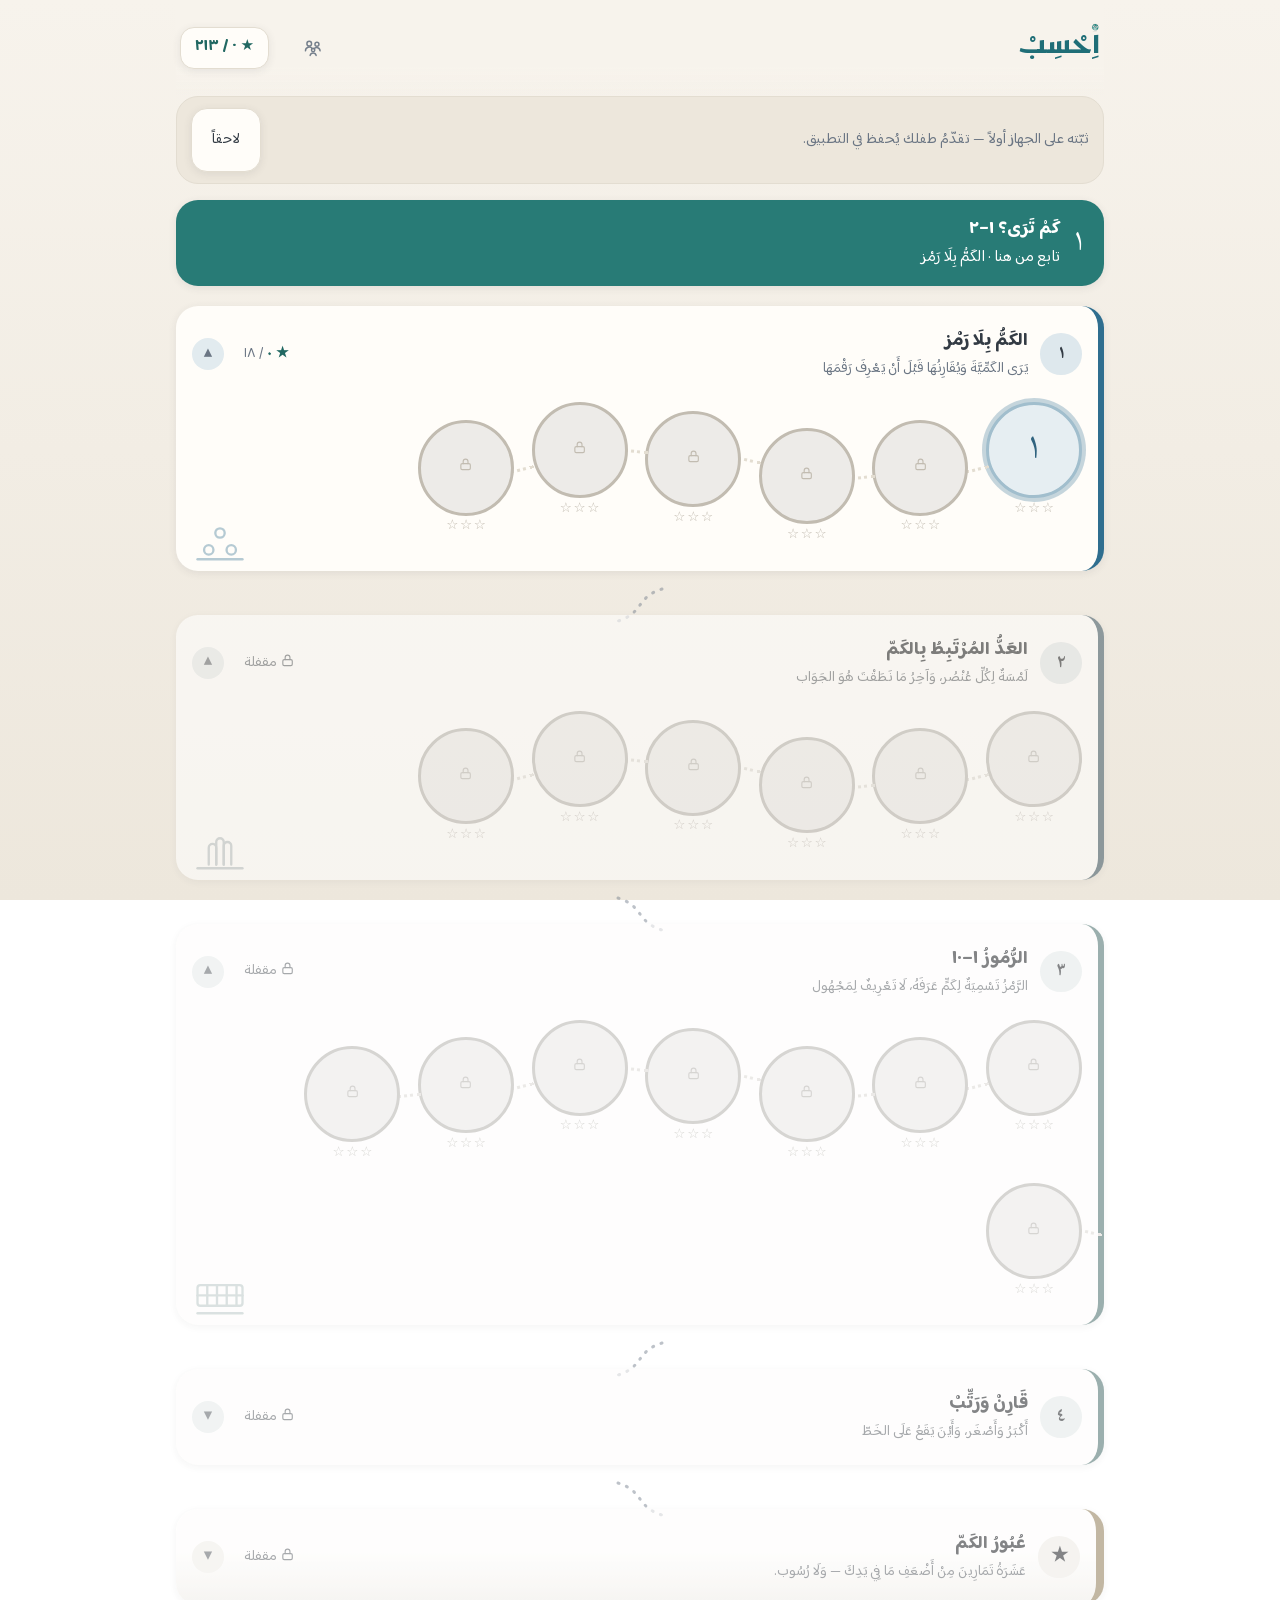
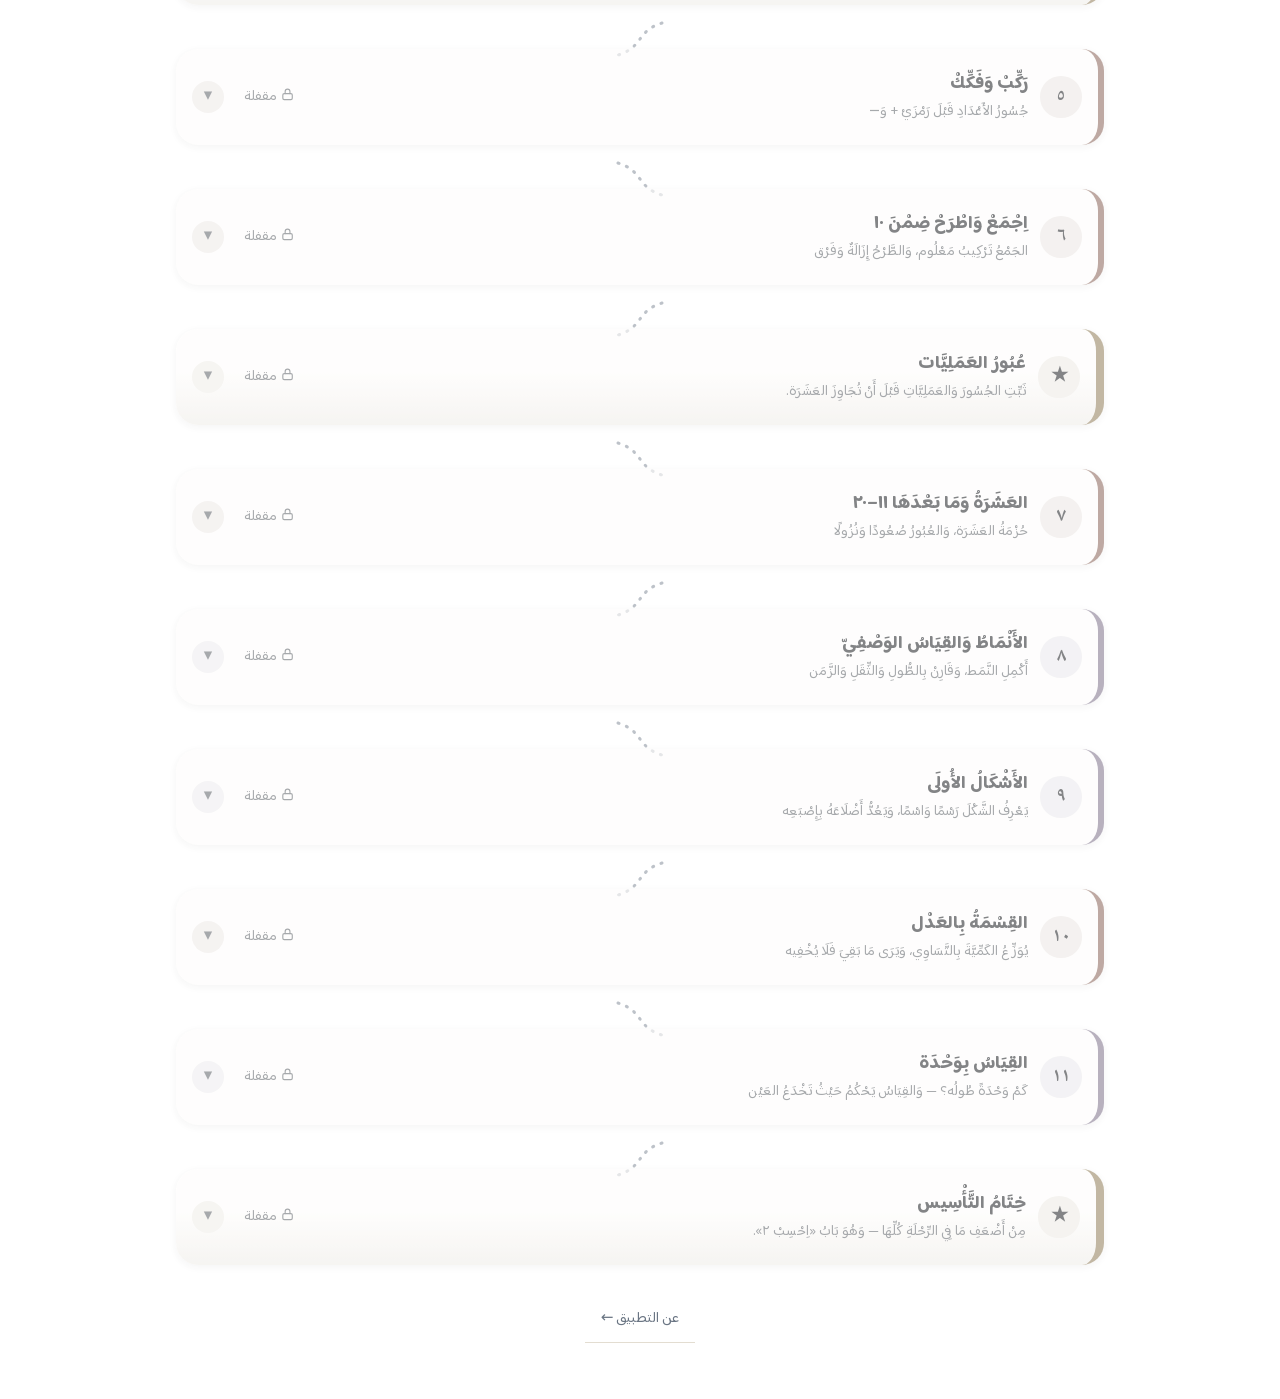
<file: app/index.html>
<!doctype html>
<html lang="ar" dir="rtl">
<head>
  <meta charset="utf-8">
  <!-- **قرصةُ الطفل حرة** (بلاغُ ميدانٍ ناقض من اقرأ — الجلسة م٣، `read@7f18bf0`):
       نقلت م٢ قفلَ المقياس عن `read@9220ab1`، **ونقضه بلاغُ الميدان من يومه**: الطفل
       كان يكبّر الصفحة بالقرصة ليرى جيداً («أمرٌ مريح وتلقائي») والقفلُ حرمه إياها —
       تحويطٌ أوسعُ من عيبه. يبقى من العلاج: العودةُ من الخلفية تُرجِع المقياسَ ١
       برمجياً (`main.js` — عيبُ استرجاع iPadOS وبقايا تكبيرِ ما قبل الخلفية معاً)،
       وتكبيرُ النقر المزدوج العارض ساقطٌ باللوح (`touch-action: manipulation`)
       والقرصةُ المتعمَّدة لا يمسّها. وصفحاتُ التعريف (الجلسة ٩) قابلةٌ للتكبير كذلك. -->
  <meta name="viewport" content="width=device-width, initial-scale=1, viewport-fit=cover">
  <meta name="description" content="اِحْسِبْ — الحسّ العددي المبكر لطفل ٤–٧: الكمية قبل الرمز، والفهم قبل الحفظ">
  <meta name="theme-color" content="#F7F3EC">
  <meta name="theme-color" media="(prefers-color-scheme: dark)" content="#23282E">
  <meta name="apple-mobile-web-app-capable" content="yes">
  <meta name="apple-mobile-web-app-status-bar-style" content="default">
  <meta name="apple-mobile-web-app-title" content="احسب">
  <title>اِحْسِبْ — الحسّ العددي المبكر</title>
  <link rel="icon" type="image/png" sizes="192x192" href="icons/icon-192.png">
  <link rel="apple-touch-icon" href="icons/apple-touch-icon.png">
  <link rel="manifest" href="manifest.webmanifest">
  <link rel="stylesheet" href="css/app.css">
</head>
<body>
  <div id="app" class="app" aria-live="polite">
    <p class="boot">يُحمَّل التطبيق…</p>
  </div>

  <div id="toast" class="toast" role="status" aria-live="polite" hidden></div>

  <noscript>
    <p class="boot">هذا التطبيق يحتاج تفعيل جافاسكربت في المتصفّح.</p>
  </noscript>

  <script type="module" src="js/main.js"></script>
</body>
</html>
</file>
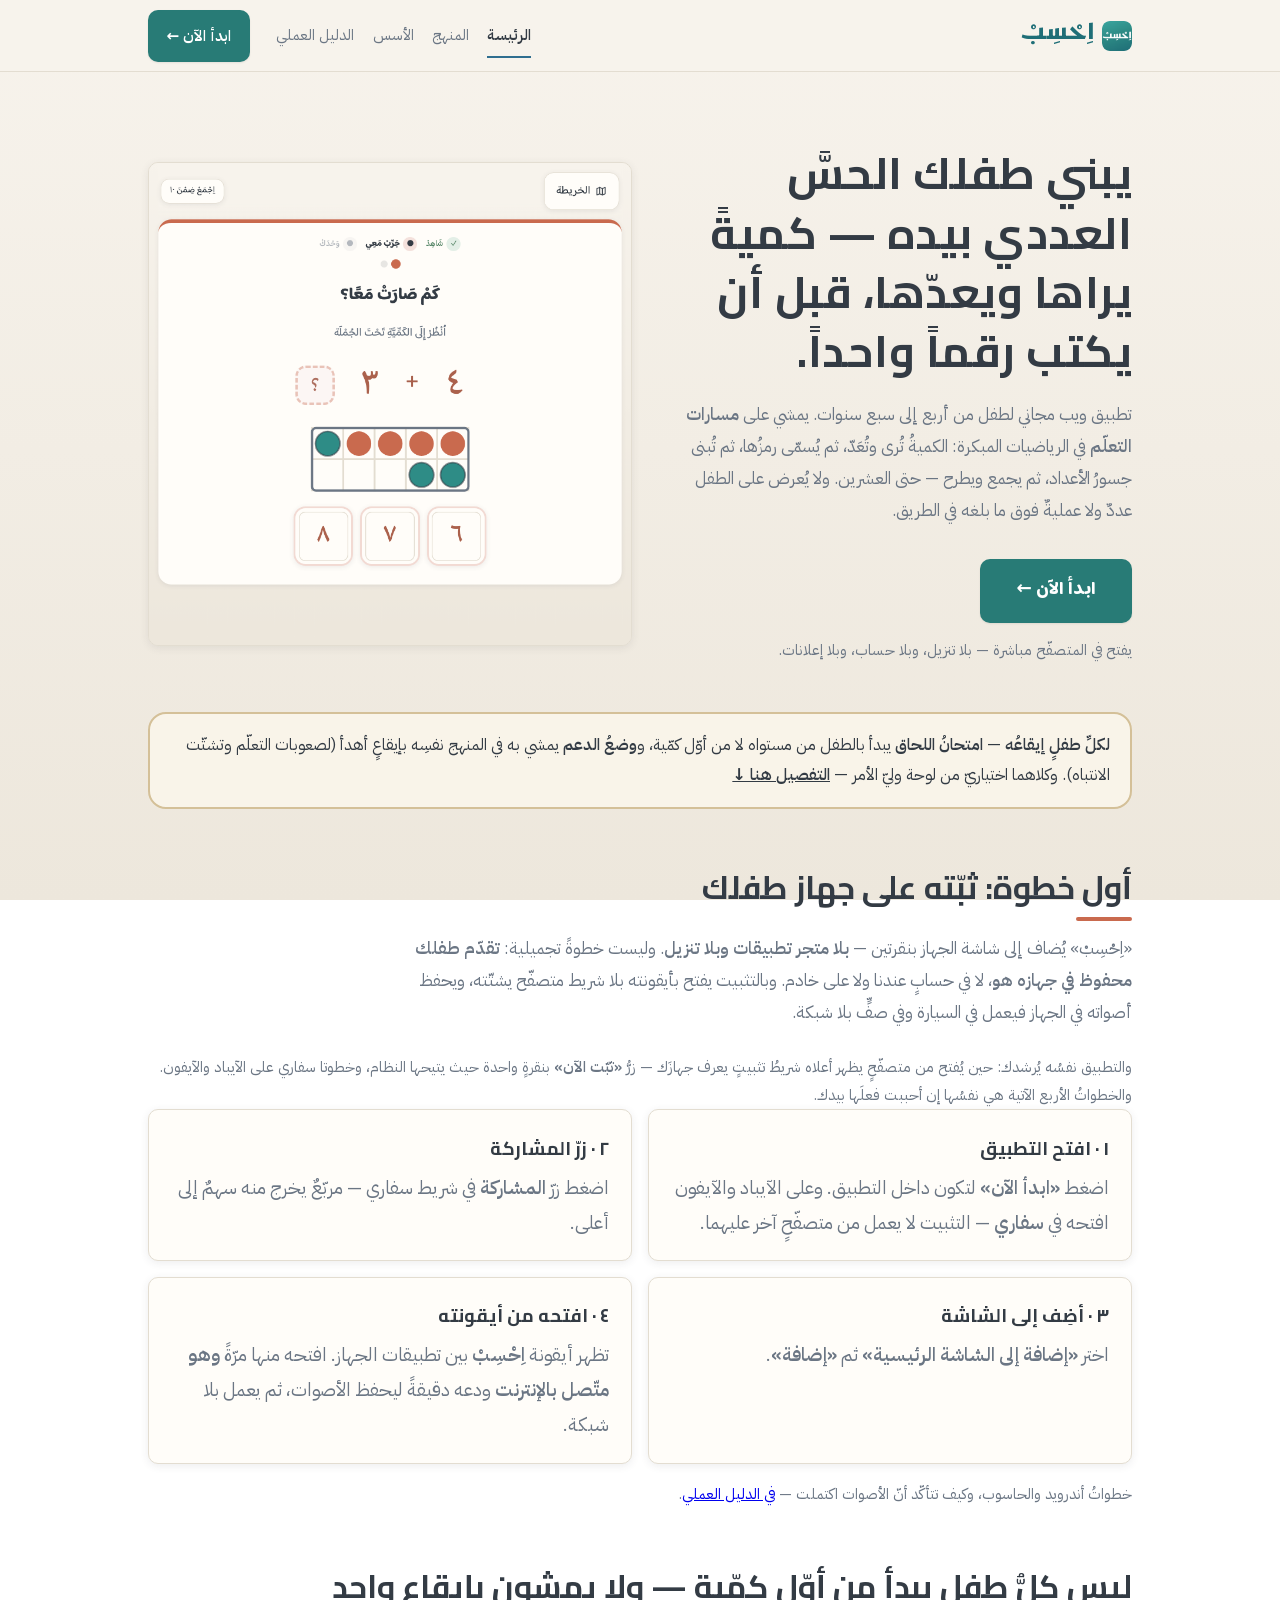
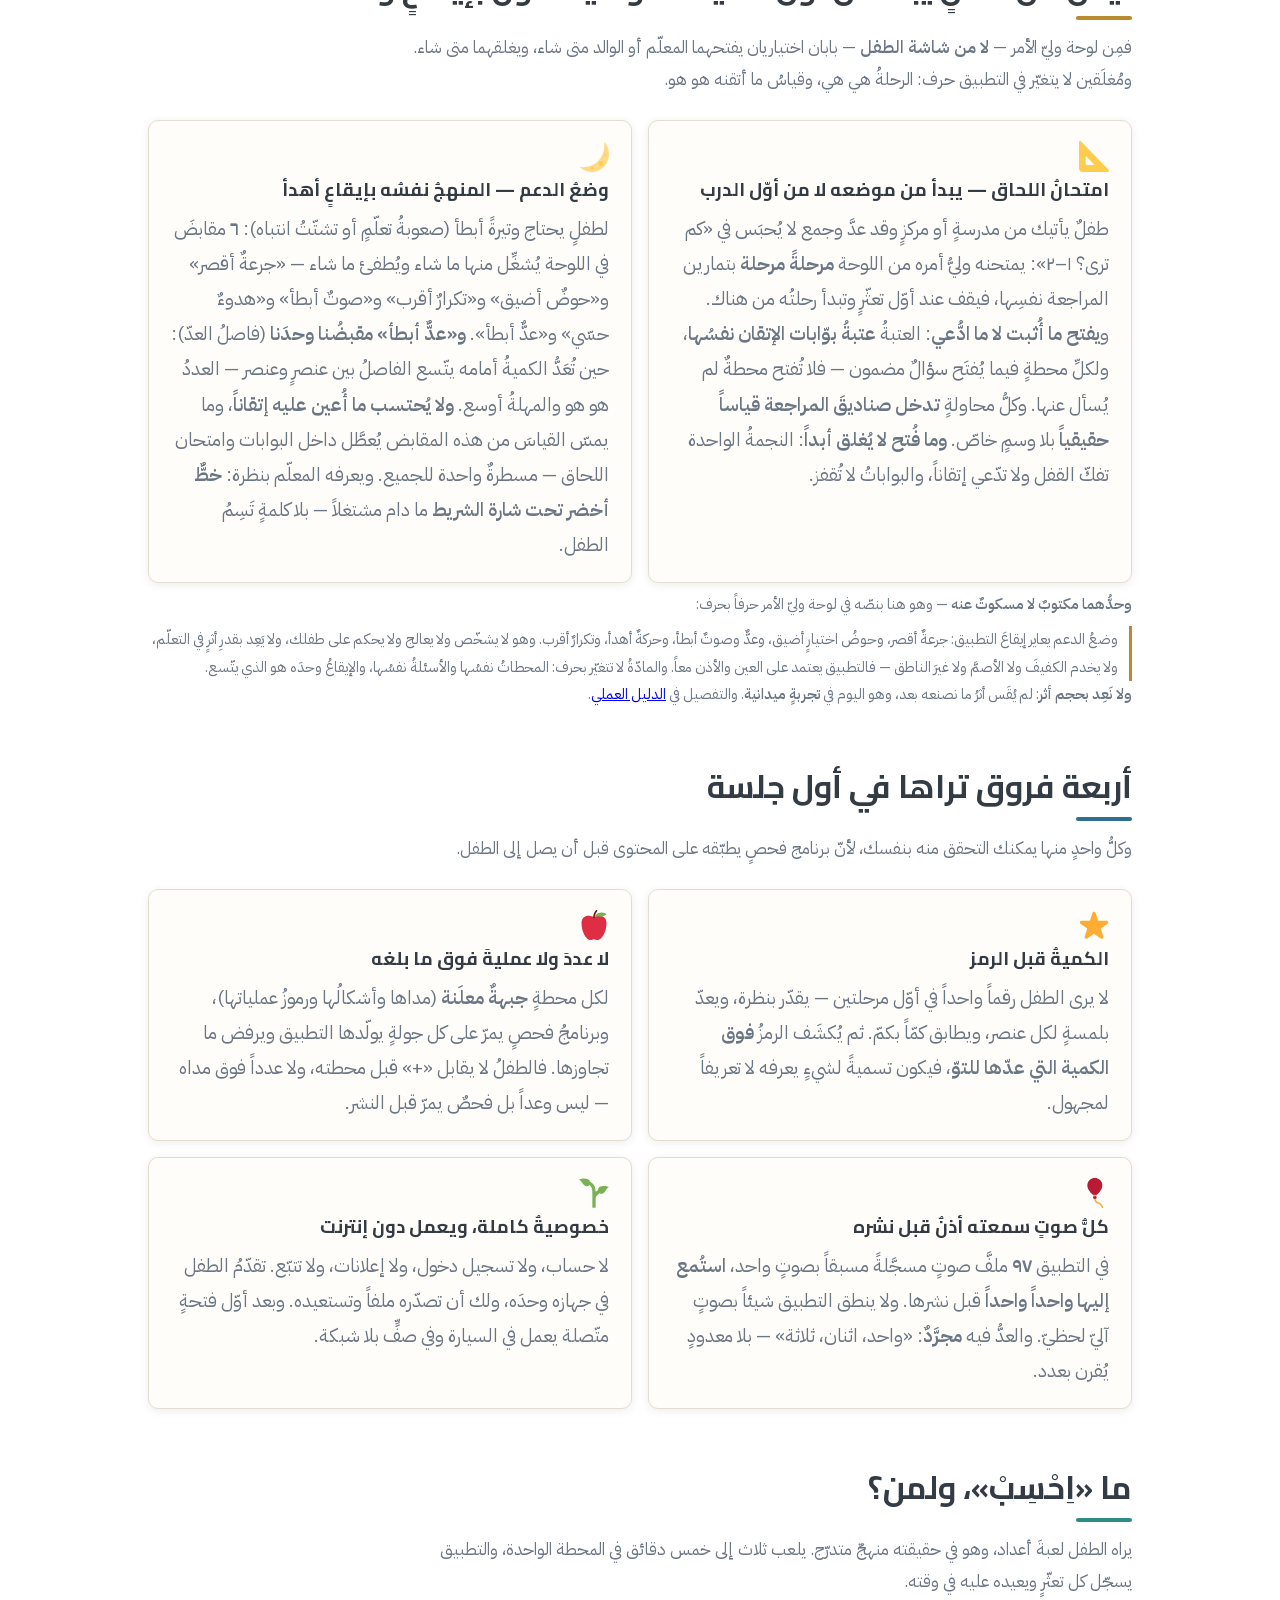
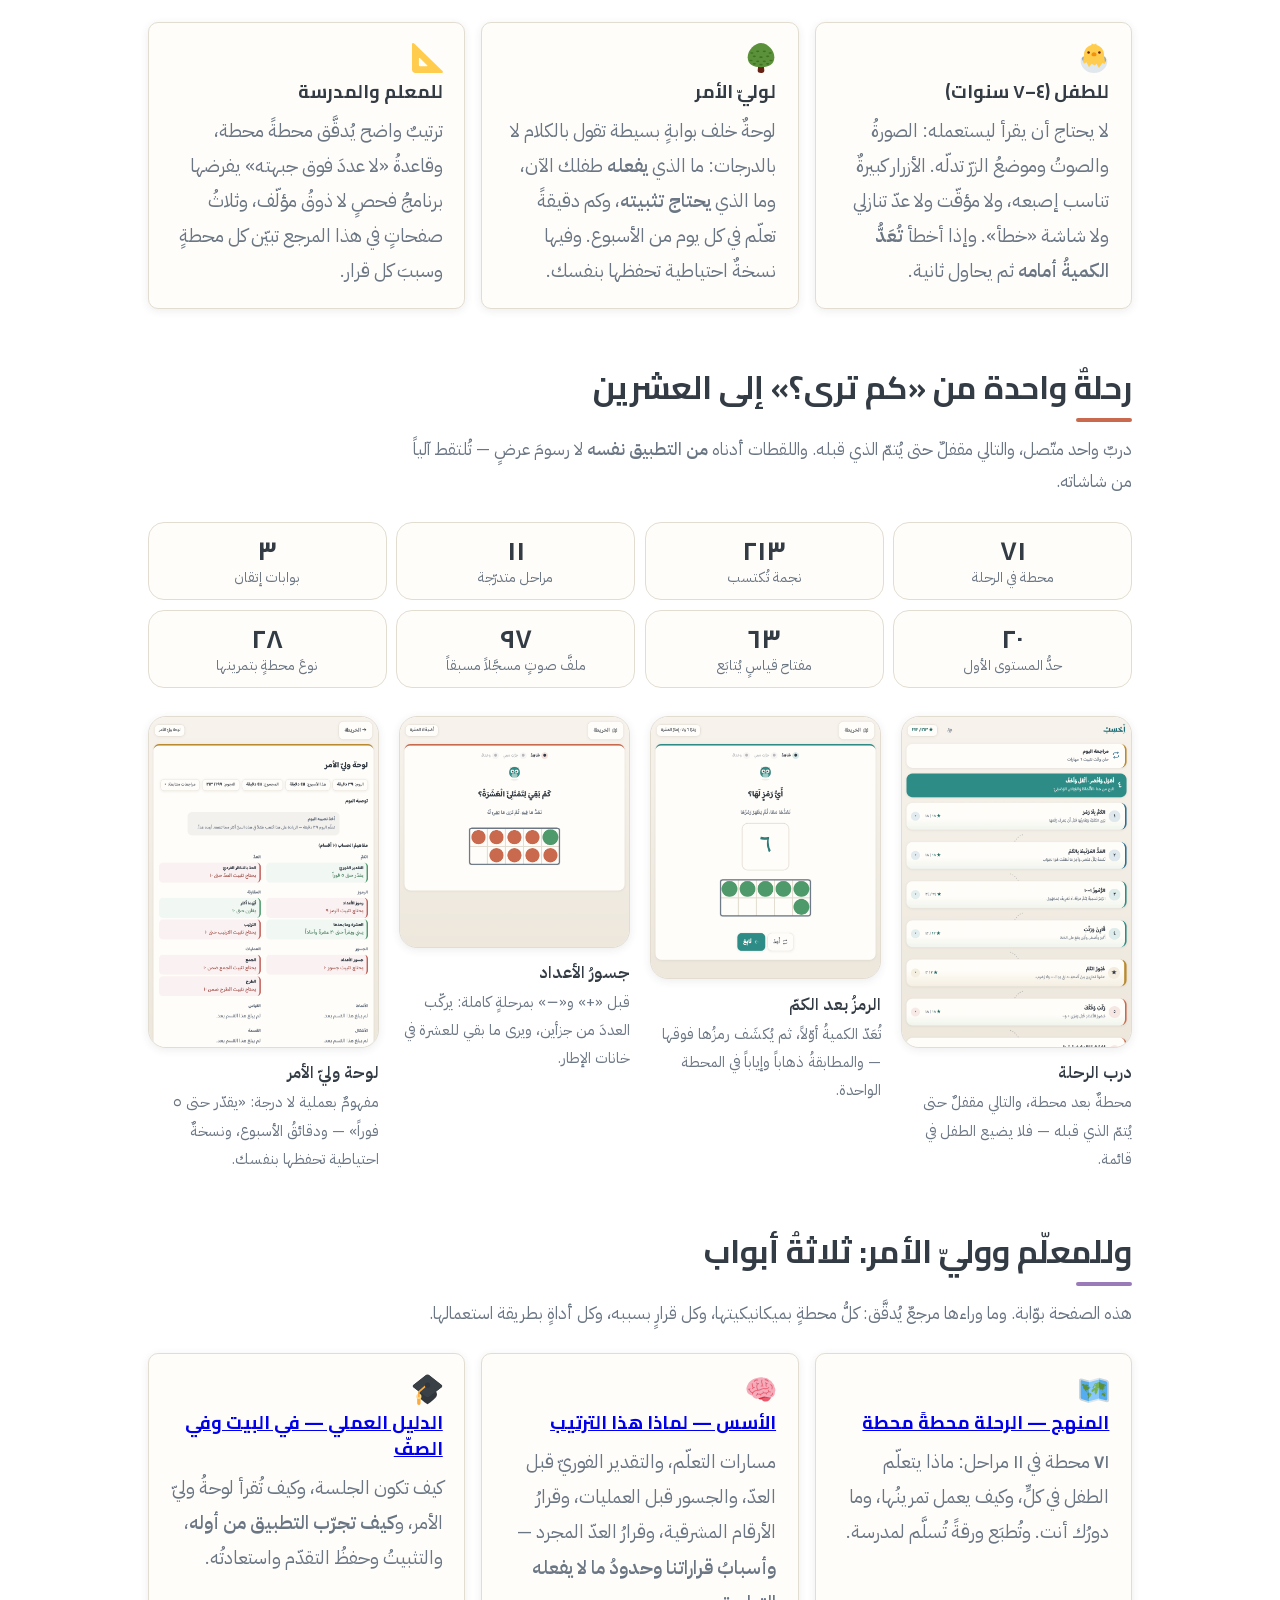
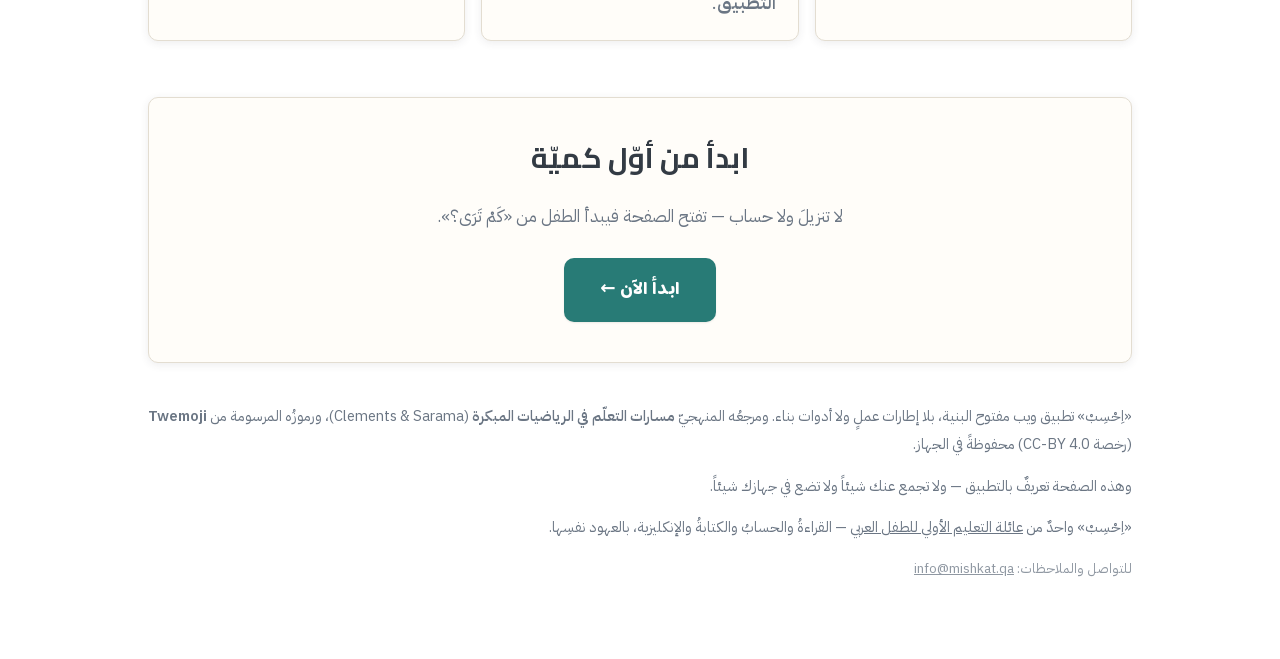
<file: app/welcome/index.html>
<!doctype html>
<html lang="ar" dir="rtl">
  <head>
    <meta charset="utf-8" />
    <meta name="viewport" content="width=device-width, initial-scale=1, viewport-fit=cover" />
    <meta
      name="description"
      content="اِحْسِبْ — يبني الحسّ العددي عند طفل ٤–٧ سنوات: كميةٌ تُرى وتُعَدّ قبل الرمز، وجسورُ الأعداد قبل الجمع والطرح، حتى العشرين. طريقٌ واحد بمحطاتٍ مقفلة وبواباتِ إتقانٍ بلا رسوب. صفحةٌ تعريفية لأولياء الأمور والمعلمين."
    />
    <meta name="theme-color" content="#F7F3EC" />
    <meta name="theme-color" media="(prefers-color-scheme: dark)" content="#23282E" />
    <title>اِحْسِبْ — الحسّ العددي المبكر</title>
    <link rel="icon" href="../icons/icon-192.png" />
    <!--
      الرئيسة — **بوّابةٌ في ثلاثين ثانية لا مرجعٌ يطول**: ما هو، لمن، ما يميّزه،
      لقطاتٌ حيّة، أرقامٌ كبرى، وثلاثةُ أبوابٍ إلى الصفحات العميقة. وما كان من تفصيلٍ
      (الأسسُ ومسوّغاتُها والدليلُ العمليّ) موضعُه `method.html` و`guide.html`.

      وقوانينُ `welcome/` كلُّها قائمة: صفرُ جافاسكربت · خارج قشرة عامل الخدمة
      (`WELCOME` في `sw.js`) · صفرُ مَوردٍ خارجيّ يُجلَب · لوحُ `app.css` نفسُه ·
      رموزُ `app/emoji/` · لقطاتٌ من الشاشات بمولّدها (`tools/make_welcome_shots.py`) ·
      وأرقامٌ يحسبها الحارس (`tools/test_welcome.mjs`) لا تُكتب باليد.
    -->
    <link rel="stylesheet" href="../css/app.css" />
    <link rel="stylesheet" href="welcome.css?v=32" />
  </head>
  <body>
    <header class="w-top">
      <div class="w-top-in">
        <a class="w-top-brand" href="./"
          ><img src="../icons/icon-192.png" alt="" width="30" height="30" /><span
            class="brand"
            ><span class="brand-word">اِحْسِبْ</span></span
          ></a
        >
        <nav class="w-topnav" aria-label="صفحات المرجع">
          <a href="./" aria-current="page">الرئيسة</a>
          <a href="curriculum.html">المنهج</a>
          <a href="method.html">الأسس</a>
          <a href="guide.html">الدليل العملي</a>
          <a class="btn btn--primary" href="../">ابدأ الآن ←</a>
        </nav>
      </div>
    </header>

    <div class="w-wrap">
      <!-- ————— ترويسةُ المطبوع: عنوانُنا معروضٌ نصّاً — وهو الاستثناءُ الوحيد المعلَن —————
           سنّةُ العائلة: **لا عنوانَ شبكيّ صريح في نصٍّ يُقرأ** (أمرُ المالك، بلاغ
           `2026-08-17-no-bare-urls-in-text.md`) — نصُّ الرابط كلماتٌ تصفه والعنوانُ في
           `href` وحدَه. **وهذه ورقةٌ لا شاشة**: القاعدةُ نصُّها «في نصٍّ يُقرأ»، وهذه
           الترويسةُ `display:none` على الشاشة ولا قاعدةَ لها إلا داخل `@media print`،
           **والورقُ لا يُنقَر** — فمن طبع الدليلَ لمركزٍ يحتاج العنوانَ مكتوباً ليكتبه
           بيده، وحذفُه يقطع الورقةَ عن مصدرها. ويحرس بابُ `test_welcome` §١٢ أن يبقى
           **وحدَه** ولا يخرج إلى الشاشة. -->
      <div class="w-print-head">
        <img loading="lazy" src="../icons/icon-192.png" alt="" width="44" height="44" />
        <span class="w-print-brand brand"><span class="brand-word">اِحْسِبْ</span></span>
        <span class="w-print-title">الحسّ العددي المبكر</span>
        <a class="w-print-url" href="https://calc.mishkat.qa/">calc.mishkat.qa</a>
      </div>

      <header class="w-hero">
        <div class="w-hero-text">
          <h1 class="w-tagline">
            يبني طفلك الحسَّ العددي بيده — كميةً يراها ويعدّها، قبل أن يكتب رقماً
            واحداً.
          </h1>

          <p class="w-lede">
            تطبيق ويب مجاني لطفل من أربع إلى سبع سنوات. يمشي على
            <b>مسارات التعلّم</b> في الرياضيات المبكرة: الكميةُ تُرى وتُعَدّ، ثم
            يُسمّى رمزُها، ثم تُبنى جسورُ الأعداد، ثم يجمع ويطرح — حتى العشرين.
            ولا يُعرض على الطفل عددٌ ولا عمليةٌ فوق ما بلغه في الطريق.
          </p>

          <a class="btn btn--primary w-start" href="../">ابدأ الآن ←</a>
          <p class="w-under">
            يفتح في المتصفّح مباشرة — بلا تنزيل، وبلا حساب، وبلا إعلانات.
          </p>
        </div>

        <!-- **الصدرُ يقول المدى** (الجلسة و — `FIELD.md §٣`): أوّلُ ما يُرى جملةُ
             جمعٍ بالرموز المشرقية وخانةُ السؤال — فلا يُقرأ التطبيقُ عدَّ نقاط. -->
        <figure class="w-hero-shot">
          <img
            src="shots/add.png"
            alt="شاشة «اِجْمَعْ ضِمْنَ ١٠»: جملةُ جمعٍ بالرموز المشرقية وخانةُ سؤال، وإطارُ العشرة عونًا، وبطاقاتُ الجواب."
            width="820"
            height="821"
          />
        </figure>
      </header>

      <!-- **شريطُ الإنصاف تحت الصدر مباشرة** (أمر المالك عبر مدير المجموعة، ١٧ أغسطس
           ٢٠٢٦ — `2026-08-17-equity-band-under-hero.md`: «وضعُ الدعم في الواجهة أو
           بعدها مباشرة لأهميته»):

           **ولم يُحشَر في الصدر**: صدرُ الصفحة **وعدُ المنتَج** (ماذا يتعلّم طفلي؟)،
           ولو صار عن ميزةٍ لضاع ما يبيع التطبيق لوالدٍ عاديّ. **ولم يُترك في العمق**
           لأن مديرَ مركزٍ لا يمرّر. فسطران يُريان الميزتين لمن لا يمرّر،
           **والتفصيلُ يبقى في قسمه** (`#pace` ببطاقتيه وفقرةِ حدّه) فلا تكرارَ ولا
           تضخّم، **وترتيبُ ما قبله محفوظ**: التثبيتُ يبقى مقدَّماً على كل تفصيل —
           هذا سطران فوقه لا قسمٌ يزاحمه. **ولونُه من لوح التطبيق** (`--accent-gate`،
           لونُ قسم الميزتين نفسِه) **لا قيمةٌ منسوخة، ولا صورةَ فيه ولا جافاسكربت**. -->
      <aside class="w-band">
        <p>
          <b>لكلِّ طفلٍ إيقاعُه</b> — <b>امتحانُ اللحاق</b> يبدأ بالطفل من مستواه
          لا من أوّل كمّية، و<b>وضعُ الدعم</b> يمشي به في المنهج نفسِه بإيقاعٍ
          أهدأ (لصعوبات التعلّم وتشتّت الانتباه). وكلاهما اختياريّ من لوحة وليّ
          الأمر — <a href="#pace">التفصيل هنا ↓</a>
        </p>
      </aside>

      <!-- ————— أولُ خطوة: التثبيت ————— -->
      <!--
        **مقدَّمٌ على كل تفصيل** (سنّةُ العائلة، وأمرُ المالك في اقرأ): بياناتُ الطفل
        **في جهازه لا في حسابٍ عندنا** — فالتثبيتُ ليس زينةً، بل هو ما يحفظ رحلتَه
        ويجعله يعمل دون إنترنت.
      -->
      <section class="w-section" id="install-first" style="--accent: var(--accent-bond)">
        <h2>أول خطوة: ثبّته على جهاز طفلك</h2>
        <p class="w-lede">
          «اِحْسِبْ» يُضاف إلى شاشة الجهاز بنقرتين —
          <b>بلا متجر تطبيقات وبلا تنزيل</b>. وليست خطوةً تجميلية:
          <b>تقدّم طفلك محفوظ في جهازه هو</b>، لا في حسابٍ عندنا ولا على خادم.
          وبالتثبيت يفتح بأيقونته بلا شريط متصفّح يشتّته، ويحفظ أصواته في الجهاز
          فيعمل في السيارة وفي صفٍّ بلا شبكة.
        </p>
        <p class="w-under">
          والتطبيق نفسُه يُرشدك: حين يُفتح من متصفّحٍ يظهر أعلاه شريطُ تثبيتٍ يعرف
          جهازَك — زرُّ <b>«ثبّت الآن»</b> بنقرةٍ واحدة حيث يتيحها النظام، وخطوتا
          سفاري على الآيباد والآيفون. والخطواتُ الأربع الآتية هي نفسُها إن أحببت
          فعلَها بيدك.
        </p>
        <div class="w-cards w-cards--four">
          <article class="w-card" style="--accent: var(--accent-bond)">
            <h3>١ · افتح التطبيق</h3>
            <p>
              اضغط <b>«ابدأ الآن»</b> لتكون داخل التطبيق. وعلى الآيباد والآيفون
              افتحه في <b>سفاري</b> — التثبيت لا يعمل من متصفّحٍ آخر عليهما.
            </p>
          </article>
          <article class="w-card" style="--accent: var(--accent-bond)">
            <h3>٢ · زرّ المشاركة</h3>
            <p>
              اضغط زرّ <b>المشاركة</b> في شريط سفاري — مربّعٌ يخرج منه سهمٌ إلى
              أعلى.
            </p>
          </article>
          <article class="w-card" style="--accent: var(--accent-bond)">
            <h3>٣ · أضِف إلى الشاشة</h3>
            <p>اختر <b>«إضافة إلى الشاشة الرئيسية»</b> ثم <b>«إضافة»</b>.</p>
          </article>
          <article class="w-card" style="--accent: var(--accent-bond)">
            <h3>٤ · افتحه من أيقونته</h3>
            <p>
              تظهر أيقونة <b>اِحْسِبْ</b> بين تطبيقات الجهاز. افتحه منها مرّةً
              <b>وهو متّصل بالإنترنت</b> ودعه دقيقةً ليحفظ الأصوات، ثم يعمل بلا
              شبكة.
            </p>
          </article>
        </div>
        <p class="w-under" style="margin-top: 1rem">
          خطواتُ أندرويد والحاسوب، وكيف تتأكّد أنّ الأصوات اكتملت —
          <a href="guide.html#install">في الدليل العملي</a>.
        </p>
      </section>

      <!-- ————— لكلِّ طفلٍ موضعُه وإيقاعُه ————— -->
      <!--
        **الميزتان قسمٌ مستقلٌّ بعنوانه** (أمر المالك عبر مدير المجموعة، ١٧ أغسطس
        ٢٠٢٦ — `2026-08-17-features-need-their-own-sections.md`): كانتا بطاقتين في
        الدليل وحدَه، فلا يراهما مديرُ مركزٍ يقرأ الرئيسة — **وهما أوّلُ ما يسأل
        عنه**. فالعنوانُ يخاطب **الحاجة** لا الميزة، والاسمان في البطاقتين تحته.
        **وحدُّهما مكتوبٌ تحتهما لا مسكوتٌ عنه**، ونصُّه **نصُّ اللوحة حرفاً بحرف**
        (`support.PROMISE` — لا مُعادَ صياغةٍ هنا): يحرس المواضعَ الثلاثة (اللوحةُ
        والدليلُ وهذه) بابُ `tools/test_welcome.mjs` العاشر، ويحمرّ يومَ تسقط
        عبارةٌ من الحدّ أو يُزاد مقبضٌ في `support.js` ولا يُسمَّى هنا.
      -->
      <section class="w-section" id="pace" style="--accent: var(--accent-gate)">
        <h2>ليس كلُّ طفلٍ يبدأ من أوّل كمّية — ولا يمشون بإيقاعٍ واحد</h2>
        <p class="w-lede">
          فمِن لوحة وليّ الأمر — <b>لا من شاشة الطفل</b> — بابان اختياريان
          يفتحهما المعلّم أو الوالد متى شاء، ويغلقهما متى شاء. ومُغلَقين لا
          يتغيّر في التطبيق حرف: الرحلةُ هي هي، وقياسُ ما أتقنه هو هو.
        </p>
        <div class="w-cards">
          <article class="w-card" style="--accent: var(--accent-gate)">
            <div class="w-face">
              <img loading="lazy" src="../emoji/1f4d0.svg" alt="" width="30" height="30" />
            </div>
            <h3>امتحانُ اللحاق — يبدأ من موضعه لا من أوّل الدرب</h3>
            <p>
              طفلٌ يأتيك من مدرسةٍ أو مركزٍ وقد عدَّ وجمع لا يُحبَس في «كم ترى؟
              ١–٢»: يمتحنه وليُّ أمره من اللوحة <b>مرحلةً مرحلة</b> بتمارين
              المراجعة نفسِها، فيقف عند أوّل تعثّرٍ وتبدأ رحلتُه من هناك.
              و<b>يفتح ما أُثبت لا ما ادُّعي</b>: العتبةُ
              <b>عتبةُ بوّابات الإتقان نفسُها</b>، ولكلِّ محطةٍ فيما يُفتَح سؤالٌ
              مضمون — فلا تُفتح محطةٌ لم يُسأل عنها. وكلُّ محاولةٍ
              <b>تدخل صناديقَ المراجعة قياساً حقيقياً</b> بلا وسمٍ خاصّ.
              <b>وما فُتح لا يُغلق أبداً</b>: النجمةُ الواحدة تفكّ القفل ولا
              تدّعي إتقاناً، والبواباتُ لا تُقفز.
            </p>
          </article>
          <article class="w-card" style="--accent: var(--accent-gate)">
            <div class="w-face">
              <img loading="lazy" src="../emoji/1f319.svg" alt="" width="30" height="30" />
            </div>
            <h3>وضعُ الدعم — المنهجُ نفسُه بإيقاعٍ أهدأ</h3>
            <p>
              لطفلٍ يحتاج وتيرةً أبطأ (صعوبةُ تعلّمٍ أو تشتّتُ انتباه):
              <b data-stat="knobs">٦</b> مقابضَ في اللوحة يُشغِّل منها ما شاء
              ويُطفئ ما شاء — «جرعةٌ أقصر» و«حوضٌ أضيق» و«تكرارٌ أقرب» و«صوتٌ
              أبطأ» و«هدوءٌ حسّي» و«عدٌّ أبطأ». <b>و«عدٌّ أبطأ» مقبضُنا وحدَنا</b>
              (فاصلُ العدّ): حين تُعَدُّ الكميةُ أمامه يتّسع الفاصلُ بين عنصرٍ
              وعنصر — العددُ هو هو والمهلةُ أوسع. <b>ولا يُحتسب ما أُعين عليه
              إتقاناً</b>، وما يمسّ القياسَ من هذه المقابض يُعطَّل داخل البوابات
              وامتحان اللحاق — مسطرةٌ واحدة للجميع. ويعرفه المعلّم بنظرة:
              <b>خطٌّ أخضر تحت شارة الشريط</b> ما دام مشتغلاً — بلا كلمةٍ تَسِمُ
              الطفل.
            </p>
          </article>
        </div>
        <p class="w-sec-note">
          <b>وحدُّهما مكتوبٌ لا مسكوتٌ عنه</b> — وهو هنا بنصّه في لوحة وليّ الأمر
          حرفاً بحرف:
          <span class="w-promise">وضعُ الدعم يعاير إيقاعَ التطبيق: جرعةٌ
          أقصر، وحوضُ اختيارٍ أضيق، وعدٌّ وصوتٌ أبطأ، وحركةٌ أهدأ، وتكرارٌ
          أقرب. وهو لا يشخّص ولا يعالج ولا يحكم على طفلك، ولا يَعِد بقدرِ
          أثرٍ في التعلّم، ولا يخدم الكفيفَ ولا الأصمَّ ولا غيرَ الناطق —
          فالتطبيق يعتمد على العين والأذن معاً. والمادّةُ لا تتغيّر بحرف:
          المحطاتُ نفسُها والأسئلةُ نفسُها، والإيقاعُ وحدَه هو الذي يتّسع.</span>
          <b>ولا نَعِد بحجم أثر</b>: لم يُقَس أثرُ ما نصنعه بعد، وهو اليوم في
          <b>تجربةٍ ميدانية</b>. والتفصيل في
          <a href="guide.html">الدليل العملي</a>.
        </p>
      </section>

      <!-- ————— ما الذي يميّزه ————— -->

      <section class="w-section" id="why" style="--accent: var(--accent-quantity)">
        <h2>أربعة فروق تراها في أول جلسة</h2>
        <p class="w-lede">
          وكلُّ واحدٍ منها يمكنك التحقق منه بنفسك، لأنّ برنامج فحصٍ يطبّقه على
          المحتوى قبل أن يصل إلى الطفل.
        </p>
        <div class="w-cards w-cards--four">
          <article class="w-card" style="--accent: var(--accent-quantity)">
            <div class="w-face">
              <img loading="lazy" src="../emoji/2b50.svg" alt="" width="30" height="30" />
            </div>
            <h3>الكميةُ قبل الرمز</h3>
            <p>
              لا يرى الطفل رقماً واحداً في أوّل مرحلتين — يقدّر بنظرة، ويعدّ
              بلمسةٍ لكل عنصر، ويطابق كمّاً بكمّ. ثم يُكشَف الرمزُ
              <b>فوق الكمية التي عدّها للتوّ</b>، فيكون تسميةً لشيءٍ يعرفه لا
              تعريفاً لمجهول.
            </p>
          </article>
          <article class="w-card" style="--accent: var(--accent-numeral)">
            <div class="w-face">
              <img loading="lazy" src="../emoji/1f34e.svg" alt="" width="30" height="30" />
            </div>
            <h3>لا عددَ ولا عمليةَ فوق ما بلغه</h3>
            <p>
              لكل محطةٍ <b>جبهةٌ معلَنة</b> (مداها وأشكالُها ورموزُ عملياتها)،
              وبرنامجُ فحصٍ يمرّ على كل جولةٍ يولّدها التطبيق ويرفض ما تجاوزها.
              فالطفلُ لا يقابل «+» قبل محطته، ولا عدداً فوق مداه — ليس وعداً بل
              فحصٌ يمرّ قبل النشر.
            </p>
          </article>
          <article class="w-card" style="--accent: var(--accent-bond)">
            <div class="w-face">
              <img loading="lazy" src="../emoji/1f388.svg" alt="" width="30" height="30" />
            </div>
            <h3>كلُّ صوتٍ سمعته أذنٌ قبل نشره</h3>
            <p>
              في التطبيق <b data-stat="audio">٩٧</b> ملفَّ صوتٍ مسجَّلةً مسبقاً
              بصوتٍ واحد، <b>استُمع إليها واحداً واحداً</b> قبل نشرها. ولا ينطق
              التطبيق شيئاً بصوتٍ آليّ لحظيّ. والعدُّ فيه
              <b>مجرَّدٌ</b>: «واحد، اثنان، ثلاثة» — بلا معدودٍ يُقرن بعدد.
            </p>
          </article>
          <article class="w-card" style="--accent: var(--accent-pattern)">
            <div class="w-face">
              <img loading="lazy" src="../emoji/1f331.svg" alt="" width="30" height="30" />
            </div>
            <h3>خصوصيةٌ كاملة، ويعمل دون إنترنت</h3>
            <p>
              لا حساب، ولا تسجيل دخول، ولا إعلانات، ولا تتبّع. تقدّمُ الطفل في
              جهازه وحدَه، ولك أن تصدّره ملفاً وتستعيده. وبعد أوّل فتحةٍ متّصلة
              يعمل في السيارة وفي صفٍّ بلا شبكة.
            </p>
          </article>
        </div>
      </section>

      <!-- ————— لمن هو ————— -->

      <section class="w-section" id="who" style="--accent: var(--accent-numeral)">
        <h2>ما «اِحْسِبْ»، ولمن؟</h2>
        <p class="w-lede">
          يراه الطفل لعبةَ أعداد، وهو في حقيقته منهجٌ متدرّج. يلعب ثلاث إلى خمس
          دقائق في المحطة الواحدة، والتطبيق يسجّل كل تعثّرٍ ويعيده عليه في وقته.
        </p>
        <div class="w-cards">
          <article class="w-card">
            <div class="w-face">
              <img loading="lazy" width="32" height="32" src="../emoji/1f423.svg" alt="" />
            </div>
            <h3>للطفل (٤–٧ سنوات)</h3>
            <p>
              لا يحتاج أن يقرأ ليستعمله: الصورةُ والصوتُ وموضعُ الزرّ تدلّه.
              الأزرار كبيرةٌ تناسب إصبعه، ولا مؤقّت ولا عدّ تنازلي ولا شاشة
              «خطأ». وإذا أخطأ <b>تُعَدُّ الكميةُ أمامه</b> ثم يحاول ثانية.
            </p>
          </article>
          <article class="w-card">
            <div class="w-face">
              <img loading="lazy" width="32" height="32" src="../emoji/1f333.svg" alt="" />
            </div>
            <h3>لوليّ الأمر</h3>
            <p>
              لوحةٌ خلف بوابةٍ بسيطة تقول بالكلام لا بالدرجات: ما الذي
              <b>يفعله</b> طفلك الآن، وما الذي <b>يحتاج تثبيته</b>، وكم دقيقةً
              تعلّم في كل يوم من الأسبوع. وفيها نسخةٌ احتياطية تحفظها بنفسك.
            </p>
          </article>
          <article class="w-card">
            <div class="w-face">
              <img loading="lazy" width="32" height="32" src="../emoji/1f4d0.svg" alt="" />
            </div>
            <h3>للمعلم والمدرسة</h3>
            <p>
              ترتيبٌ واضح يُدقَّق محطةً محطة، وقاعدةُ «لا عددَ فوق جبهته» يفرضها
              برنامجُ فحصٍ لا ذوقُ مؤلّف، وثلاثُ صفحاتٍ في هذا المرجع تبيّن كل
              محطةٍ وسببَ كل قرار.
            </p>
          </article>
        </div>
      </section>

      <!-- ————— أرقام ولقطات ————— -->

      <section class="w-section" id="journey" style="--accent: var(--accent-bond)">
        <h2>رحلةٌ واحدة من «كم ترى؟» إلى العشرين</h2>
        <p class="w-lede">
          دربٌ واحد متّصل، والتالي مقفلٌ حتى يُتمّ الذي قبله. واللقطات أدناه
          <b>من التطبيق نفسه</b> لا رسومَ عرضٍ — تُلتقط آلياً من شاشاته.
        </p>

        <ul class="w-figs">
          <li><b data-stat="nodes">٧١</b><span>محطة في الرحلة</span></li>
          <li><b data-stat="stars">٢١٣</b><span>نجمة تُكتسب</span></li>
          <li><b data-stat="stages">١١</b><span>مراحل متدرّجة</span></li>
          <li><b data-stat="gates">٣</b><span>بوابات إتقان</span></li>
          <li><b data-stat="max">٢٠</b><span>حدُّ المستوى الأول</span></li>
          <li><b data-stat="skills">٦٣</b><span>مفتاح قياسٍ يُتابَع</span></li>
          <li><b data-stat="audio">٩٧</b><span>ملفَّ صوتٍ مسجَّلاً مسبقاً</span></li>
          <li><b data-stat="types">٢٨</b><span>نوعَ محطةٍ بتمرينها</span></li>
        </ul>

        <div class="w-shots">
          <figure>
            <img
              src="shots/map.png"
              width="820"
              height="1180"
              loading="lazy"
              alt="خريطة الرحلة: محطاتٌ متتابعة بنجومها، وزرّ «تابع من هنا» في أعلاها."
            />
            <figcaption>
              <b>درب الرحلة</b>
              محطةٌ بعد محطة، والتالي مقفلٌ حتى يُتمّ الذي قبله — فلا يضيع الطفل
              في قائمة.
            </figcaption>
          </figure>
          <figure>
            <img
              src="shots/numeral.png"
              width="820"
              height="934"
              loading="lazy"
              alt="محطة الرموز: كميةٌ في إطار العشرة، ورمزُها يُكشَف فوقها."
            />
            <figcaption>
              <b>الرمزُ بعد الكمّ</b>
              تُعَدّ الكميةُ أوّلاً، ثم يُكشَف رمزُها فوقها — والمطابقةُ ذهاباً
              وإياباً في المحطة الواحدة.
            </figcaption>
          </figure>
          <figure>
            <img
              src="shots/bond.png"
              width="820"
              height="821"
              loading="lazy"
              alt="محطة أصدقاء العشرة: إطارُ عشرةٍ فيه خاناتٌ ممتلئة وأخرى فارغة."
            />
            <figcaption>
              <b>جسورُ الأعداد</b>
              قبل «+» و«−» بمرحلةٍ كاملة: يركّب العددَ من جزأين، ويرى ما بقي
              للعشرة في خانات الإطار.
            </figcaption>
          </figure>
          <figure>
            <img
              src="shots/parent.png"
              width="820"
              height="1180"
              loading="lazy"
              alt="لوحة وليّ الأمر: أقسامُ الحساب السبعة، ولكلٍّ جملةٌ تصف ما يفعله الطفل."
            />
            <figcaption>
              <b>لوحة وليّ الأمر</b>
              مفهومٌ بعملية لا درجة: «يقدّر حتى ٥ فوراً» — ودقائقُ الأسبوع،
              ونسخةٌ احتياطية تحفظها بنفسك.
            </figcaption>
          </figure>
        </div>
      </section>

      <!-- ————— ثلاثة أبواب ————— -->

      <section class="w-section" id="more" style="--accent: var(--accent-pattern)">
        <h2>وللمعلّم ووليّ الأمر: ثلاثةُ أبواب</h2>
        <p class="w-lede">
          هذه الصفحة بوّابة. وما وراءها مرجعٌ يُدقَّق: كلُّ محطةٍ بميكانيكيتها، وكل
          قرارٍ بسببه، وكل أداةٍ بطريقة استعمالها.
        </p>
        <div class="w-cards">
          <article class="w-card" style="--accent: var(--accent-quantity)">
            <div class="w-face">
              <img loading="lazy" src="../emoji/1f5fa.svg" alt="" width="30" height="30" />
            </div>
            <h3><a href="curriculum.html">المنهج — الرحلة محطةً محطة</a></h3>
            <p>
              <b data-stat="nodes">٧١</b> محطة في
              <b data-stat="stages">١١</b> مراحل: ماذا يتعلّم الطفل في كلٍّ، وكيف
              يعمل تمرينُها، وما دورُك أنت. وتُطبَع ورقةً تُسلَّم لمدرسة.
            </p>
          </article>
          <article class="w-card" style="--accent: var(--accent-numeral)">
            <div class="w-face">
              <img loading="lazy" src="../emoji/1f9e0.svg" alt="" width="30" height="30" />
            </div>
            <h3><a href="method.html">الأسس — لماذا هذا الترتيب</a></h3>
            <p>
              مسارات التعلّم، والتقدير الفوريّ قبل العدّ، والجسور قبل العمليات،
              وقرارُ الأرقام المشرقية، وقرارُ العدّ المجرد —
              <b>وأسبابُ قراراتنا وحدودُ ما لا يفعله التطبيق</b>.
            </p>
          </article>
          <article class="w-card" style="--accent: var(--accent-bond)">
            <div class="w-face">
              <img loading="lazy" src="../emoji/1f393.svg" alt="" width="30" height="30" />
            </div>
            <h3><a href="guide.html">الدليل العملي — في البيت وفي الصفّ</a></h3>
            <p>
              كيف تكون الجلسة، وكيف تُقرأ لوحةُ وليّ الأمر، و<b
                >كيف تجرّب التطبيق من أوله</b
              >، والتثبيتُ وحفظُ التقدّم واستعادتُه.
            </p>
          </article>
        </div>
      </section>

      <div class="w-end">
        <h2 style="margin-top: 0">ابدأ من أوّل كميّة</h2>
        <p class="w-lede" style="margin-inline: auto">
          لا تنزيلَ ولا حساب — تفتح الصفحة فيبدأ الطفل من «كَمْ تَرَى؟».
        </p>
        <a class="btn btn--primary w-start" href="../">ابدأ الآن ←</a>
      </div>

      <footer class="w-foot">
        <p>
          «اِحْسِبْ» تطبيق ويب مفتوح البنية، بلا إطارات عملٍ ولا أدوات بناء.
          ومرجعُه المنهجيّ <b>مسارات التعلّم في الرياضيات المبكرة</b> (Clements
          &amp; Sarama)، ورموزُه المرسومة من <b>Twemoji</b> (رخصة CC-BY 4.0)
          محفوظةً في الجهاز.
        </p>
        <p>
          وهذه الصفحة تعريفٌ بالتطبيق — ولا تجمع عنك شيئاً ولا تضع في جهازك
          شيئاً.
        </p>
        <p class="w-family">
          «اِحْسِبْ» واحدٌ من <a href="https://learn.mishkat.qa/">عائلة التعليم
          الأولي للطفل العربي</a> — القراءةُ والحسابُ والكتابةُ والإنكليزية،
          بالعهود نفسِها.
        </p>
        <p class="w-contact">
          للتواصل والملاحظات:
          <a href="mailto:info@mishkat.qa">info@mishkat.qa</a>
        </p>
      </footer>
    </div>
  </body>
</html>
</file>
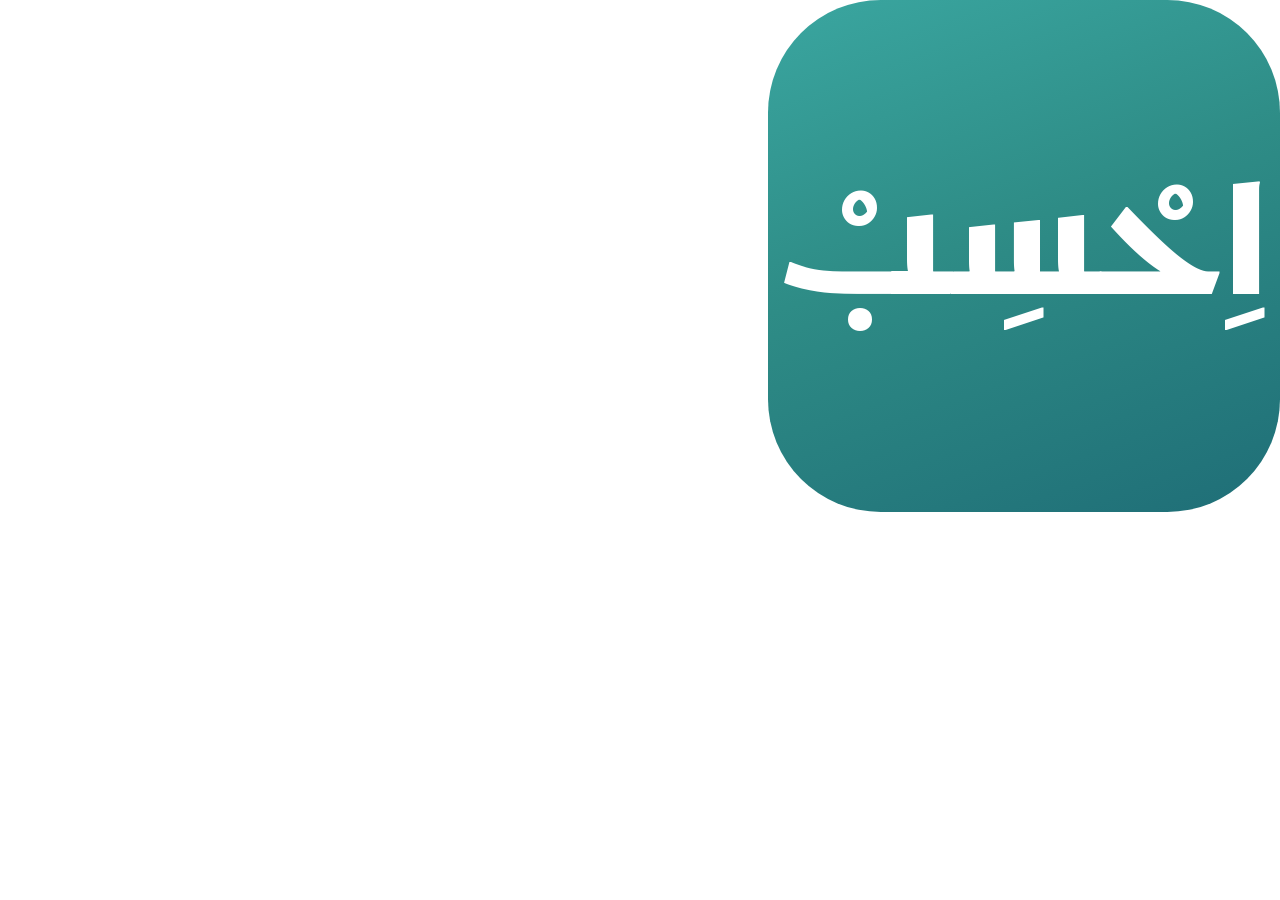
<file: tools/icon.html>
<!doctype html>
<html lang="ar" dir="rtl">
<head>
<meta charset="utf-8">
<title>أيقونة «اِحْسِبْ»</title>
<style>
  /* أيقونة التطبيق: تُرسَم هنا وتُلتقط بـ tools/make_icons.py — لا أصل ثنائيّ يُحرَّر يدوياً.
     المقاس والهامش يأتيان من الرابط: ?size=512&pad=0.20 (الهامش لأيقونة maskable).
     الخطّ خطُّ العلامة نفسُه (`app/fonts/`) لا خطّ النظام: الأيقونةُ والترويسةُ علامةٌ واحدة.

     ————— بذرةُ المنصة (منسوخةٌ من «اِقْرَأْ») —————
     البنيةُ والقياسُ منه حرفاً بحرف، والمبدَّلُ الكلمةُ («اِحْسِبْ») وتدرّجُ اللون
     (فيروزيُّ «اِحْسِبْ» لا برتقاليُّ «اِقْرَأْ» — هويةٌ مستقلة، `SESSIONS.md` §٠.٣).

     **وخطُّ العلامة يُبدَّل بالرابط للمراجعة وحدها** (`?font=X&src=…`، الجلسة هـ):
     لوحةُ مرشَّحات الخط (`tools/identity_fonts.html`) تُري المالكَ أيقونةَ كلِّ مرشَّح
     **من أصل الأيقونة نفسِه** لا من نسخةٍ ثانية تفترق عنه يوماً. والافتراضُ بلا رابطٍ
     هو خطُّ العلامة المنشور في `app/fonts/` — فما يولّده `make_icons.py` لا يتغيّر. */
  @font-face {
    font-family: 'Kufam';
    src: url('../app/fonts/Kufam-arabic.woff2') format('woff2');
    font-weight: 400 700;
    font-display: block;          /* لا نلتقط بخطٍّ احتياطيّ ثم نُسمّيه علامتنا */
  }
  html, body { margin: 0; padding: 0; background: transparent; }
  body { display: grid; place-items: center; }
  .icon {
    display: grid;
    place-items: center;
    background: linear-gradient(160deg, #3AA6A0 0%, #2E8C86 45%, #1F6E77 100%);
    color: #fff;
    font-family: 'Kufam', 'Geeza Pro', 'Al Bayan', sans-serif;
    font-weight: 700;
    line-height: 1;
    overflow: hidden;
  }
  /* حبرُ الكلمة لا يجلس في وسط سطره: الخطّ يُجلسه على خطّ أساس ثم يتوزّع حولَه.
     فتُرفع الكلمةُ بمقدار انزياح حبرها هي — مقيسةً لا مقدَّرة (`--ink-lift` أدناه). */
  .icon span { transform: translateY(var(--ink-lift, 0em)); }
</style>
</head>
<body>
<script>
  const q = new URLSearchParams(location.search);
  const size = +(q.get('size') || 512);
  const pad = +(q.get('pad') || 0);          // نسبة الهامش الآمن (maskable = .2)
  const round = q.get('round') !== '0';      // الأيقونة المقنَّعة تملأ المربّع كاملاً

  // خطُّ العلامة — الافتراضُ خطُّ التطبيق أعلاه، ولوحةُ المرشَّحات وحدَها تُبدّله.
  // (المصدرُ مسارٌ محليّ لا غير: لا اقتباسَ ولا قوسَ يدخل `url()`.)
  let FAMILY = 'Kufam';
  const alt = q.get('font'), altSrc = q.get('src');
  if (alt && altSrc && /^[\w .-]+$/.test(alt) && /^[\w./-]+\.woff2$/.test(altSrc)) {
    const face = new FontFace(alt, `url(${altSrc})`, { weight: '400 700' });
    document.fonts.add(face);
    face.load();
    FAMILY = alt;
  }

  document.body.style.width = `${size}px`;
  document.body.style.height = `${size}px`;
  if (q.get('bg')) document.body.style.background = q.get('bg');

  const box = document.createElement('div');
  box.className = 'icon';
  box.style.fontFamily = `'${FAMILY}', 'Geeza Pro', 'Al Bayan', sans-serif`;
  box.style.width = `${size}px`;
  box.style.height = `${size}px`;
  box.style.borderRadius = round ? `${size * 0.22}px` : '0';
  // مشكولةٌ في كل مقاس (سياسةُ العلامة في `FAMILY.md §٦`): العلامةُ واحدةٌ لا تتبدّل
  // بالمقاس، والتشكيلُ في الأيقونة الصغرى زخرفةٌ لا تُقرأ — والأيقونةُ ليست مادّةَ قراءة.
  // والنسبةُ ٠٫٣٤ لا ٠٫٣٧ (كما في اقرأ): «اِحْسِبْ» ستةُ حروفٍ بسنٍّ نازلة، فتحتاج هواءً أوسع.
  const INNER = size * (1 - 2 * pad);          // العلبةُ داخل الهامش الآمن
  const RATIO = 0.34;                          // سقفُ المقاس — لا مقاسُه المفروض
  const SAFE = 0.94;                           // ما يُسمح لحبر الكلمة أن يشغله من العلبة
  box.style.fontSize = `${INNER * RATIO}px`;
  const word = Object.assign(document.createElement('span'), { textContent: 'اِحْسِبْ' });
  box.append(word);
  document.body.append(box);

  // القياس نظيرُ رفعة الحبر في اقرأ حرفاً بحرف: نصفُ فرقِ صندوق الخطّ ناقصاً نصفَ
  // فرقِ صندوق الحبر — موجبُه يعني أن الحبر يجلس تحت المركز، فالرفعة سالبُه.
  // **والعرضُ مقيسٌ كذلك لا مقدَّر**: النسبةُ أعلاه سقفٌ، فإن كان حبرُ الكلمة بهذا
  // الخطّ أعرضَ من العلبة (أو أطولَ) ضاق المقاسُ حتى تسعه — فلا تُقَصُّ علامةٌ في
  // أيقونة، ولا يُربَط رسمُ الأيقونة برقمٍ ضُبط لخطٍّ بعينه ثم بُدِّل الخطّ.
  const PROBE = 200;
  function applyMetrics() {
    try {
      const ctx = document.createElement('canvas').getContext('2d');
      ctx.font = `700 ${PROBE}px "${FAMILY}", sans-serif`;
      ctx.textBaseline = 'alphabetic';
      const m = ctx.measureText(word.textContent);

      // نسبةُ المقاس التي يسعها الحبرُ عرضاً وطولاً: حبرُ الكلمة عند PROBE يكبر
      // بالتناسب، فالنسبةُ المسموحة = (ما يُسمح به من العلبة) ÷ (حبرُها لكلّ بكسل).
      const inkW = m.actualBoundingBoxLeft + m.actualBoundingBoxRight;
      const inkH = m.actualBoundingBoxAscent + m.actualBoundingBoxDescent;
      const fit = Math.min(RATIO, SAFE * PROBE / inkW, SAFE * PROBE / inkH);
      if (Number.isFinite(fit) && fit > 0) box.style.fontSize = `${INNER * fit}px`;

      const base = (m.fontBoundingBoxAscent - m.fontBoundingBoxDescent) / 2;
      const ink = (m.actualBoundingBoxDescent - m.actualBoundingBoxAscent) / 2;
      if (Number.isFinite(base + ink)) {
        word.style.setProperty('--ink-lift', `${(-(base + ink) / PROBE).toFixed(4)}em`);
      }
    } catch { /* بلا canvas: توسيطٌ هندسيّ ومقاسُ السقف كما كان */ }
  }
  applyMetrics();
  // `font-display: block` يؤخّر الرسم لا التحميل: القياسُ قبل وصول الخطّ قياسُ الاحتياطيّ.
  // فيُعاد بعد وصوله — و`--virtual-time-budget` في make_icons.py يضمن أن اللقطة بعده.
  document.fonts?.ready.then(applyMetrics);
</script>
</body>
</html>
</file>
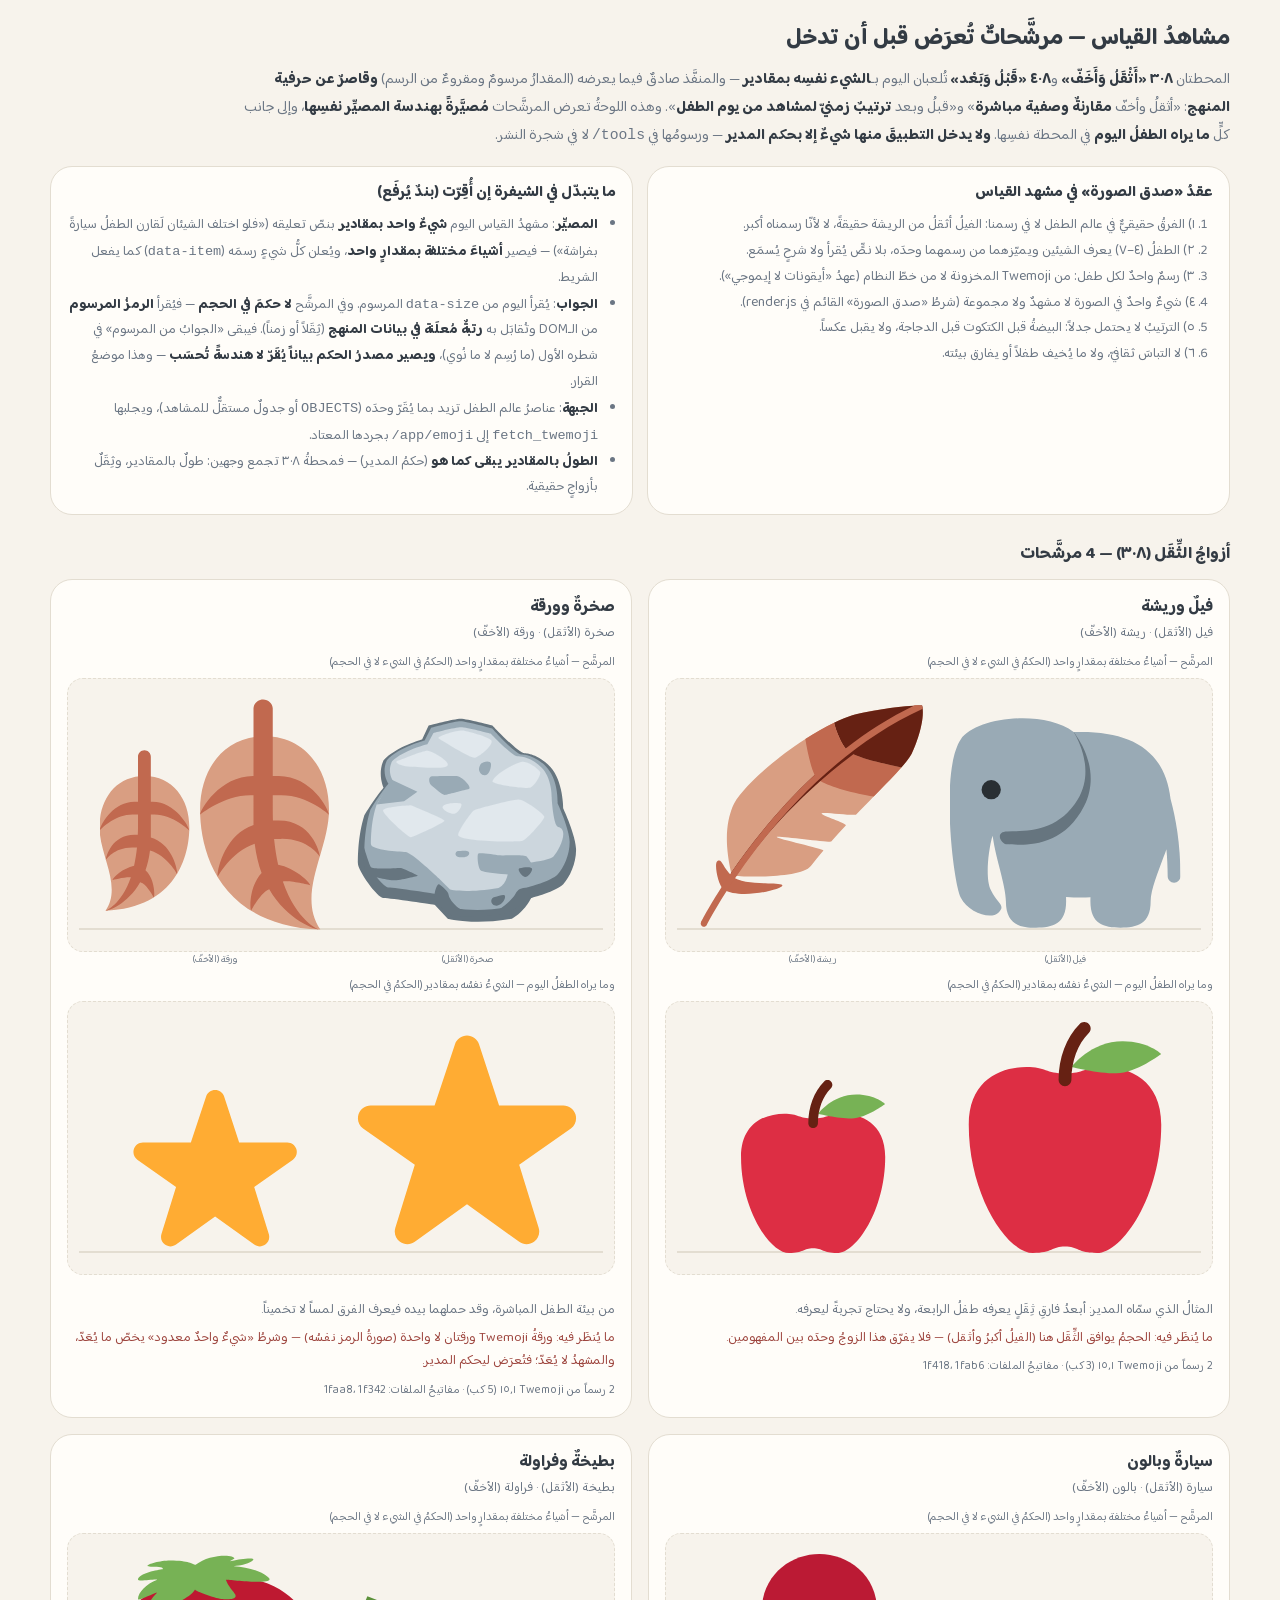
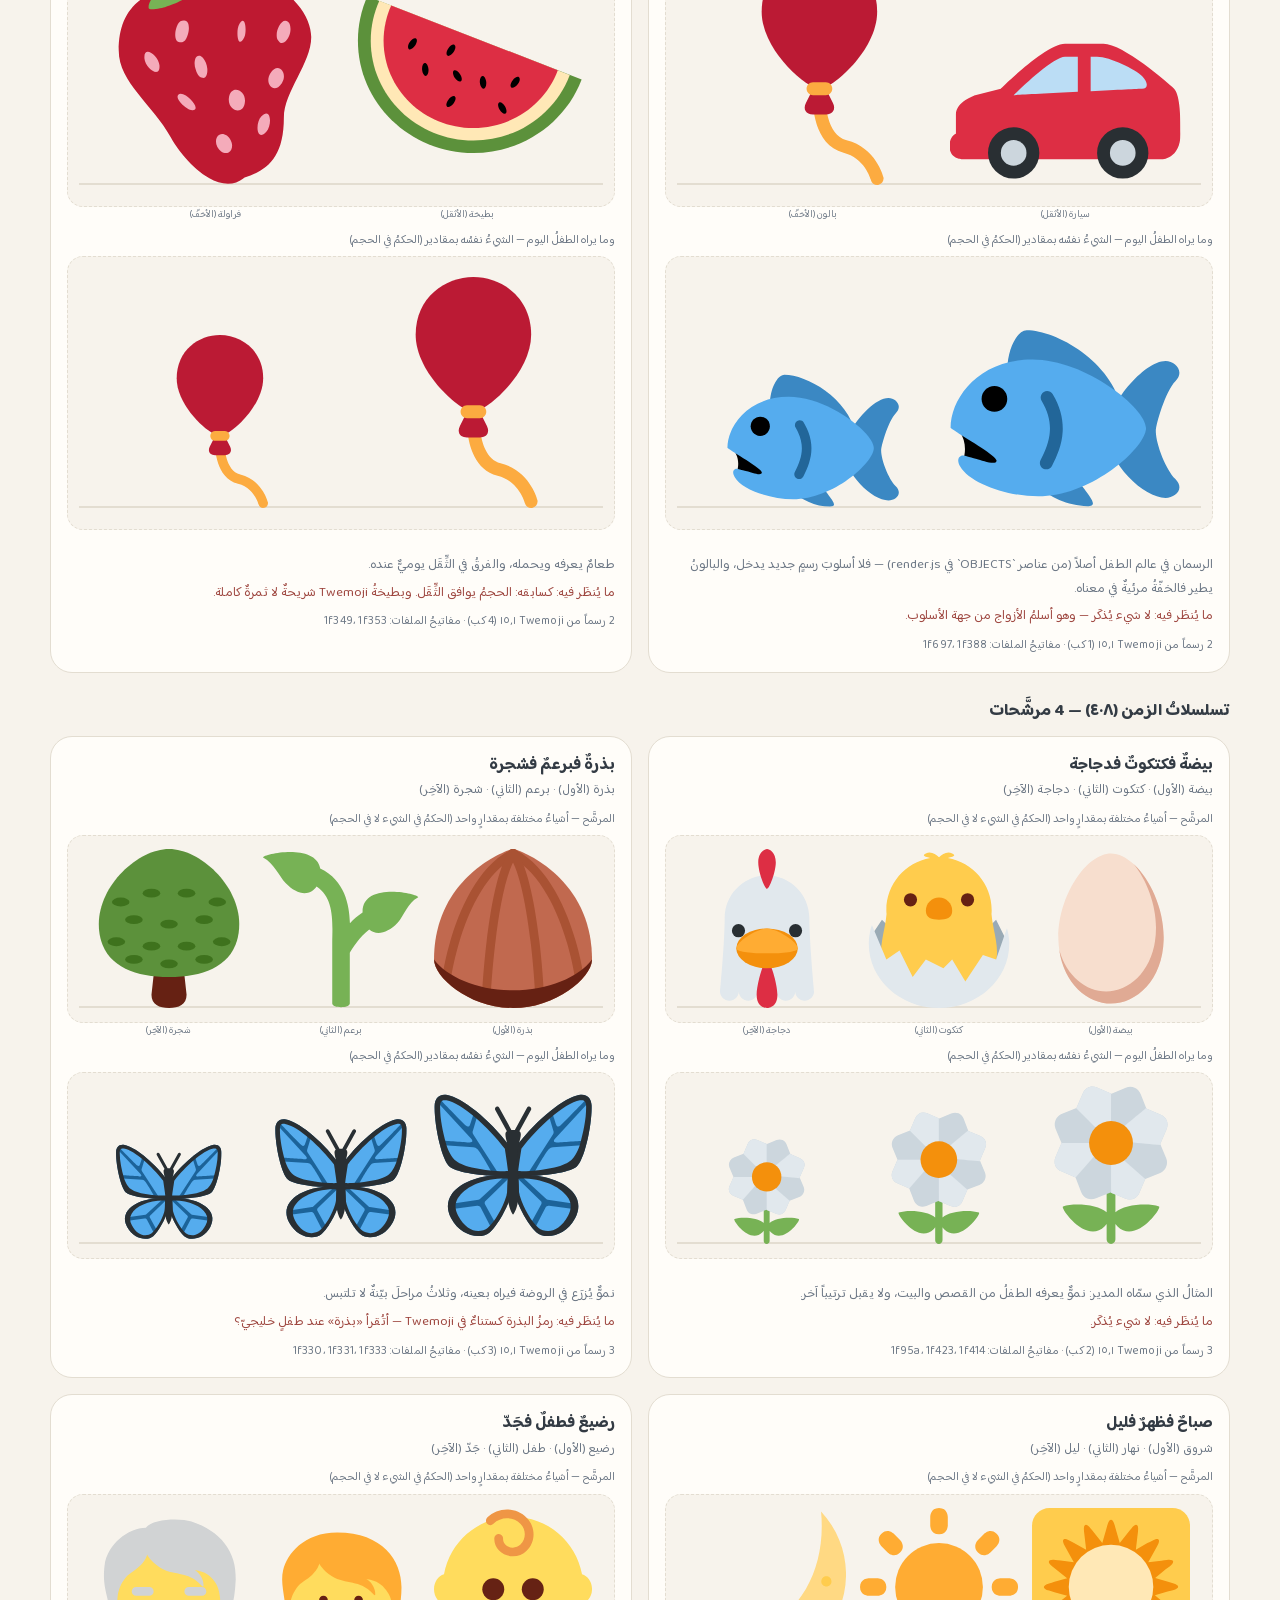
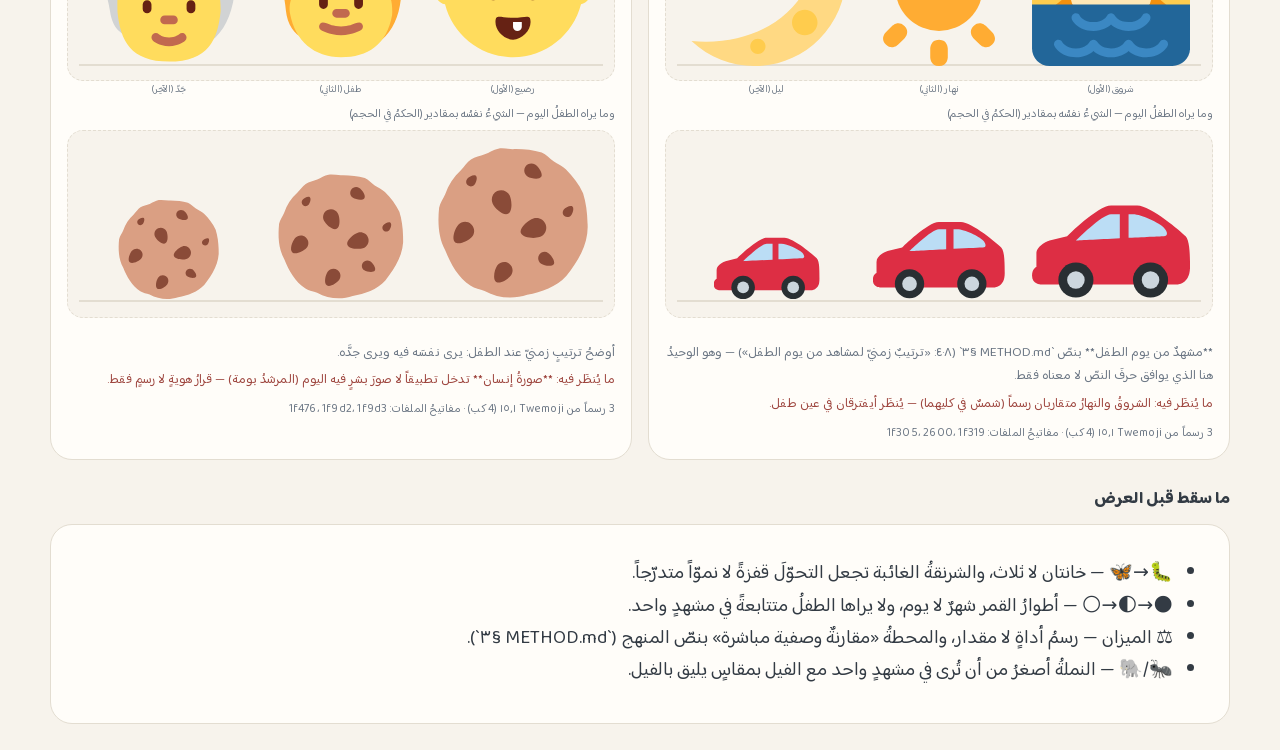
<file: tools/measure_scenes.html>
<!doctype html>
<html lang="ar" dir="rtl">
<head>
<meta charset="utf-8">
<title>مشاهد القياس — لوحة المرشَّحات</title>
<!--
  **لوحةُ مرشَّحات مشاهد القياس** (المحطتان ٨·٣ «أثقلُ وأخفّ» و٨·٤ «قبلُ وبعد») —
  بندٌ أُلحق بالجلسة ٨ بحكم مراجعة الجلسة ٧ (البند ٤): «أزواجُ ثقلٍ حقيقية وتسلسلاتُ
  نموٍّ زمنية من Twemoji بعقد صدق الصورة، **ومرشَّحاتُها تُعرَض على المدير مُصيَّرةً قبل
  الدخول** — محتوىً يراه طفلٌ فبوابتُه عين».

  **عُدّةٌ لا تُنشَر**: موضعُها `tools/` لا `app/`، ورسومُ المرشَّحين في
  `tools/emoji_candidates/` (تُجلَب بـ`python3 tools/fetch_twemoji.py --stage`) —
  فلا تدخل شجرةَ النشر ولا قشرةَ `sw` ولا جهازَ طفلٍ قبل أن يُقَرّ منها شيء.

  **وهندسةُ المشاهد من المصيِّر نفسِه** (`plan('scene', n)` في `app/js/render.js`):
  المواضعُ والمقاديرُ وخطُّ الأرض محسوبةٌ بالخوارزمية التي سترسم للطفل — فالحكمُ على
  ما سيُرى لا على سطر عيّنة. **والفرقُ الوحيد المقترَح** أنّ أشياء المشهد تصير
  **مختلفةً بمقدارٍ واحد** بعد أن كانت شيئاً واحداً بمقادير.

  ————— التشغيل واللقطة (من جذر المستودع) —————
      python3 tools/fetch_twemoji.py --stage
      python3 -m http.server 8899
      open http://127.0.0.1:8899/tools/measure_scenes.html
  واللقطةُ في `shots/measure-scenes.png`، والمراجعةُ في `docs/REVIEW_SCENES.md`.
-->
<link rel="stylesheet" href="../app/css/app.css">
<style>
  body { background: var(--paper); color: var(--ink); padding: 1.25rem 1.5rem; }
  .board { max-width: 1180px; margin: 0 auto; font-family: var(--font-ui); }
  .board > h1 { font-size: 1.45rem; margin: 0 0 .4rem; }
  .board > p { color: var(--ink-soft); max-width: 62rem; margin: 0 0 1rem; font-size: .92rem; line-height: 1.9; }
  .board b { color: var(--ink); }

  .deal { display: grid; grid-template-columns: 1fr 1fr; gap: .9rem; margin: 0 0 1.4rem; }
  .deal > div { background: var(--card); border: 1px solid var(--line); border-radius: var(--radius);
    padding: .8rem 1rem; font-size: .85rem; line-height: 1.9; color: var(--ink-soft); }
  .deal h3 { margin: 0 0 .3rem; font-size: .95rem; color: var(--ink); }
  .deal ol, .deal ul { margin: 0; padding-inline-start: 1.1rem; }

  h2 { font-size: 1.05rem; margin: 1.6rem 0 .6rem; }
  .cards { display: grid; grid-template-columns: repeat(2, 1fr); gap: 1rem; }
  .card { background: var(--card); border: 1px solid var(--line); border-radius: var(--radius);
    padding: .9rem 1rem 1rem; }
  .card h3 { margin: 0 0 .1rem; font-size: 1rem; }
  .card .names { font-size: .8rem; color: var(--ink-soft); margin: 0 0 .5rem; }
  .card .why { font-size: .82rem; line-height: 1.8; margin: .5rem 0 0; color: var(--ink-soft); }
  .card .risk { font-size: .82rem; line-height: 1.8; margin: .25rem 0 0; color: var(--err-text); }
  .card .facts { font-size: .72rem; color: var(--ink-soft); margin: .45rem 0 0; letter-spacing: .2px; }

  /* المشهدُ بصندوق المصيِّر نفسِه: نسبةُ العرض إلى الارتفاع من `VIEWS.scene` */
  .scene { position: relative; width: 100%; background: var(--paper);
    border: 1px dashed var(--line); border-radius: var(--radius-btn); }
  .scene .ground { position: absolute; inset-inline: 2%; height: 2px; background: var(--line); }
  .scene img { position: absolute; transform: translate(50%, 0); }
  .scene figcaption { position: absolute; inset-block-end: -1.15rem; font-size: .62rem;
    color: var(--ink-soft); transform: translate(50%, 0); white-space: nowrap; }
  .pane { margin-bottom: 1.5rem; }
  .pane > span { display: block; font-size: .72rem; color: var(--ink-soft); margin: 0 0 .35rem; }
</style>
</head>
<body>
<div class="board">
  <h1>مشاهدُ القياس — مرشَّحاتٌ تُعرَض قبل أن تدخل</h1>
  <p>
    المحطتان <b>٨·٣ «أَثْقَلُ وَأَخَفّ»</b> و<b>٨·٤ «قَبْلُ وَبَعْد»</b> تُلعبان اليوم بـ<b>الشيء
    نفسِه بمقادير</b> — والمنفَّذ صادقٌ فيما يعرضه (المقدارُ مرسومٌ ومقروءٌ من الرسم)
    <b>وقاصرٌ عن حرفية المنهج</b>: «أثقلُ وأخفّ <b>مقارنةٌ وصفية مباشرة</b>» و«قبلُ وبعد
    <b>ترتيبٌ زمنيّ لمشاهد من يوم الطفل</b>». وهذه اللوحةُ تعرض المرشَّحات <b>مُصيَّرةً
    بهندسة المصيِّر نفسِها</b>، وإلى جانب كلٍّ <b>ما يراه الطفلُ اليوم</b> في المحطة نفسِها.
    <b>ولا يدخل التطبيقَ منها شيءٌ إلا بحكم المدير</b> — ورسومُها في <code>tools/</code> لا في
    شجرة النشر.
  </p>

  <div class="deal">
    <div>
      <h3>عقدُ «صدق الصورة» في مشهد القياس</h3>
      <ol id="deal"></ol>
    </div>
    <div>
      <h3>ما يتبدّل في الشيفرة إن أُقِرّت (بندٌ يُرفَع)</h3>
      <ul>
        <li><b>المصيِّر</b>: مشهدُ القياس اليوم <b>شيءٌ واحد بمقادير</b> بنصّ تعليقه
          («فلو اختلف الشيئان لَقارن الطفلُ سيارةً بفراشة») — فيصير <b>أشياءَ مختلفة
          بمقدارٍ واحد</b>، ويُعلن كلُّ شيءٍ رسمَه (<code>data-item</code>) كما يفعل الشريط.</li>
        <li><b>الجواب</b>: يُقرأ اليوم من <code>data-size</code> المرسوم. وفي المرشَّح
          <b>لا حكمَ في الحجم</b> — فيُقرأ <b>الرمزُ المرسوم</b> من الـDOM وتُقابَل به
          <b>رتبةٌ مُعلَنة في بيانات المنهج</b> (ثِقَلاً أو زمناً). فيبقى «الجوابُ من
          المرسوم» في شطره الأول (ما رُسِم لا ما نُوي)، <b>ويصير مصدرُ الحكم بياناً
          يُقَرّ لا هندسةً تُحسَب</b> — وهذا موضعُ القرار.</li>
        <li><b>الجبهة</b>: عناصرُ عالم الطفل تزيد بما يُقَرّ وحدَه (<code>OBJECTS</code>
          أو جدولٌ مستقلٌّ للمشاهد)، ويجلبها <code>fetch_twemoji</code> إلى
          <code>app/emoji/</code> بجردها المعتاد.</li>
        <li><b>الطولُ بالمقادير يبقى كما هو</b> (حكمُ المدير) — فمحطةُ ٨·٣ تجمع وجهين:
          طولٌ بالمقادير، وثِقَلٌ بأزواجٍ حقيقية.</li>
      </ul>
    </div>
  </div>

  <h2 id="pairs-head">أزواجُ الثِّقَل (٨·٣) — <span></span></h2>
  <div class="cards" id="pairs"></div>

  <h2 id="seqs-head">تسلسلاتُ الزمن (٨·٤) — <span></span></h2>
  <div class="cards" id="seqs"></div>

  <h2>ما سقط قبل العرض</h2>
  <div class="card"><ul id="dropped"></ul></div>
</div>

<script type="module">
import { plan, GEOM, OBJECTS } from '../app/js/render.js';
import { h } from '../app/js/ui.js';

const data = await (await fetch('measure_candidates.json')).json();
const key = (glyph) => [...(glyph.includes('‍') ? glyph : glyph.replaceAll('️', ''))]
  .map((ch) => ch.codePointAt(0).toString(16)).join('-');

/**
 * مشهدٌ مُصيَّرٌ بهندسة `render.js`: مواضعُ الخانات ومقاديرُها وخطُّ الأرض من
 * `plan('scene', n)` نفسِها — فلا رقمَ هندسيٌّ مكتوبٌ في هذه اللوحة.
 *
 * @param {string[]} glyphs الرموزُ بترتيب العرض (من اليمين)
 * @param {boolean}  equal  أمقدارٌ واحد للكلّ (المرشَّح) أم مقاديرُ متدرّجة (المنفَّذ اليوم)؟
 * @param {string}   dir    مجلَّدُ الرسوم
 */
function sceneEl(glyphs, { equal, dir, names = [] }) {
  const fig = plan('scene', glyphs.length, { seed: 11 });
  const { view, marks } = fig;
  const base = view.h - GEOM.PAD;
  const big = Math.max(...marks.map((m) => m.r));
  const box = h('div', { class: 'scene' });
  box.style.aspectRatio = `${view.w} / ${view.h}`;
  const ground = h('div', { class: 'ground' });
  ground.style.bottom = `${(GEOM.PAD / view.h) * 100}%`;
  box.append(ground);
  for (const [i, glyph] of glyphs.entries()) {
    const m = marks[i];
    const r = equal ? big : m.r;
    const img = h('img', { src: `${dir}/${key(glyph)}.svg`, alt: names[i] || '' });
    img.style.width = `${((2 * r) / view.w) * 100}%`;
    img.style.right = `${((view.w - m.x) / view.w) * 100}%`;
    img.style.bottom = `${((view.h - base) / view.h) * 100}%`;
    box.append(img);
    if (names[i]) {
      const cap = h('figcaption', {}, names[i]);
      cap.style.right = `${((view.w - m.x) / view.w) * 100}%`;
      box.append(cap);
    }
  }
  return box;
}

/** لوحُ المقارنة: المرشَّحُ فوق، وما يراه الطفلُ اليوم تحته — بمقياسٍ واحد. */
function panes(glyphs, names, at = 0) {
  // **والمنفَّذُ اليوم يُصيَّر بعنصرٍ من عالم الطفل نفسِه** (لا بمرشَّحٍ لم يدخل بعد)،
  // ويدور على عناصره بترتيب البطاقات فلا تُقرأ لوحةٌ كلُّها بعنصرٍ واحد صدفةً.
  const today = OBJECTS[at % OBJECTS.length].glyph;
  return [
    h('div', { class: 'pane' },
      h('span', {}, 'المرشَّح — أشياءُ مختلفة بمقدارٍ واحد (الحكمُ في الشيء لا في الحجم)'),
      sceneEl(glyphs, { equal: true, dir: 'emoji_candidates', names })),
    h('div', { class: 'pane' },
      h('span', {}, 'وما يراه الطفلُ اليوم — الشيءُ نفسُه بمقادير (الحكمُ في الحجم)'),
      sceneEl(glyphs.map(() => today), { equal: false, dir: '../app/emoji' })),
  ];
}

/** ما تحسبه اللوحةُ بنفسها: أموجودٌ رسمُه؟ وكم وزنُه؟ — لا وصفَ بلا قياس. */
async function factsOf(glyphs) {
  const rows = await Promise.all(glyphs.map(async (glyph) => {
    const res = await fetch(`emoji_candidates/${key(glyph)}.svg`);
    const text = res.ok ? await res.text() : '';
    return { key: key(glyph), ok: res.ok && text.includes('<svg'), bytes: text.length };
  }));
  const total = rows.reduce((n, r) => n + r.bytes, 0);
  const missing = rows.filter((r) => !r.ok);
  return `${rows.length} رسماً من Twemoji ١٥٫١ (${Math.round(total / 1024)} كب)`
    + (missing.length ? ` — **ناقصٌ: ${missing.map((m) => m.key).join('، ')}**` : '')
    + ` · مفاتيحُ الملفات: ${rows.map((r) => r.key).join('، ')}`;
}

const card = async (item, glyphs, names, at = 0) => {
  const el = h('div', { class: 'card' },
    h('h3', {}, item.title),
    h('p', { class: 'names' }, names.join(' · ')),
    ...panes(glyphs, names, at),
    h('p', { class: 'why' }, item.why),
    item.risk && h('p', { class: 'risk' }, `ما يُنظَر فيه: ${item.risk}`),
    h('p', { class: 'facts' }, await factsOf(glyphs)));
  return el;
};

document.getElementById('deal').append(
  ...data['العقد'].map((line) => h('li', {}, line)));

const pairs = data.pairs;
document.querySelector('#pairs-head span').textContent = `${pairs.length} مرشَّحات`;
for (const [at, pair] of pairs.entries()) {
  document.getElementById('pairs').append(
    await card(pair, [pair.heavy.glyph, pair.light.glyph],
      [`${pair.heavy.name} (الأثقل)`, `${pair.light.name} (الأخفّ)`], at));
}

const seqs = data.sequences;
document.querySelector('#seqs-head span').textContent = `${seqs.length} مرشَّحات`;
for (const [at, seq] of seqs.entries()) {
  document.getElementById('seqs').append(
    await card(seq, seq.steps.map((s) => s.glyph),
      seq.steps.map((s, i) => `${s.name} (${['الأول', 'الثاني', 'الآخِر'][i] || i + 1})`),
      at + pairs.length));
}

document.getElementById('dropped').append(
  ...data['سقط قبل العرض'].map((line) => h('li', {}, line)));
</script>
</body>
</html>
</file>
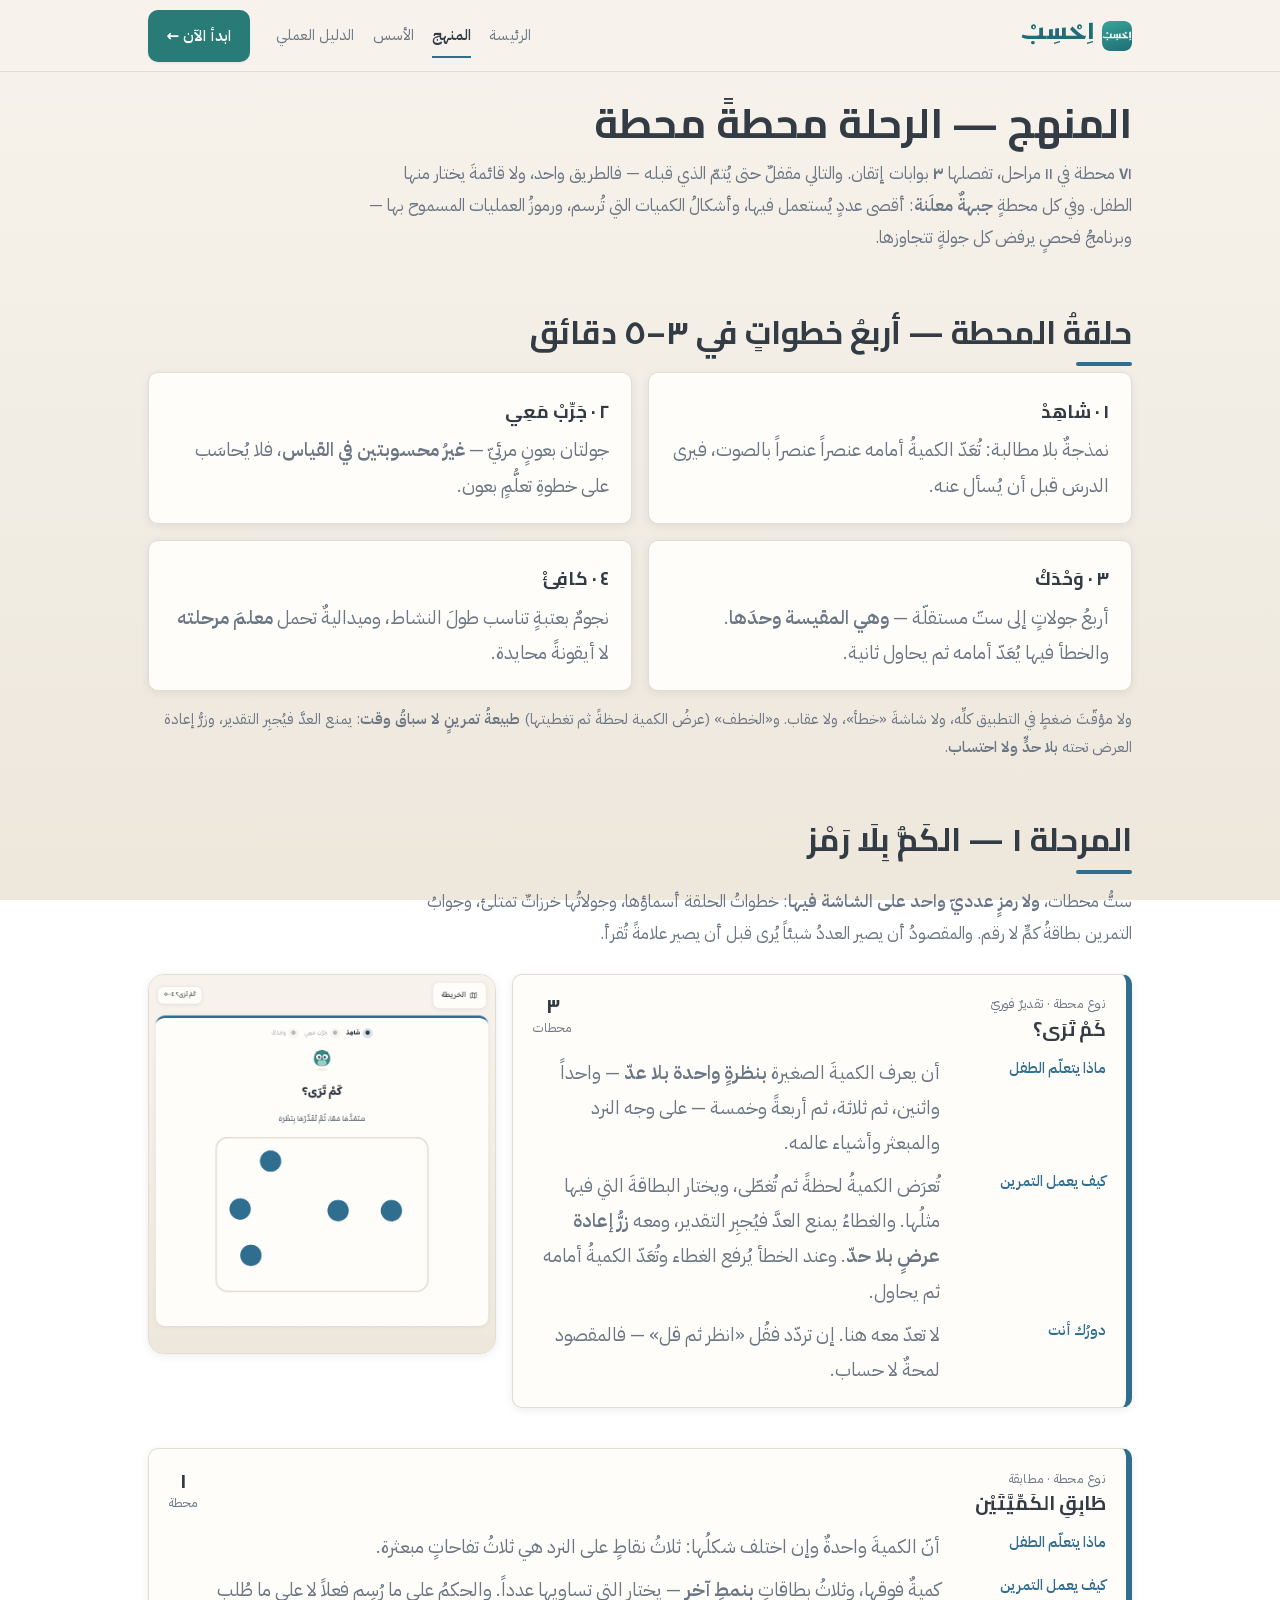
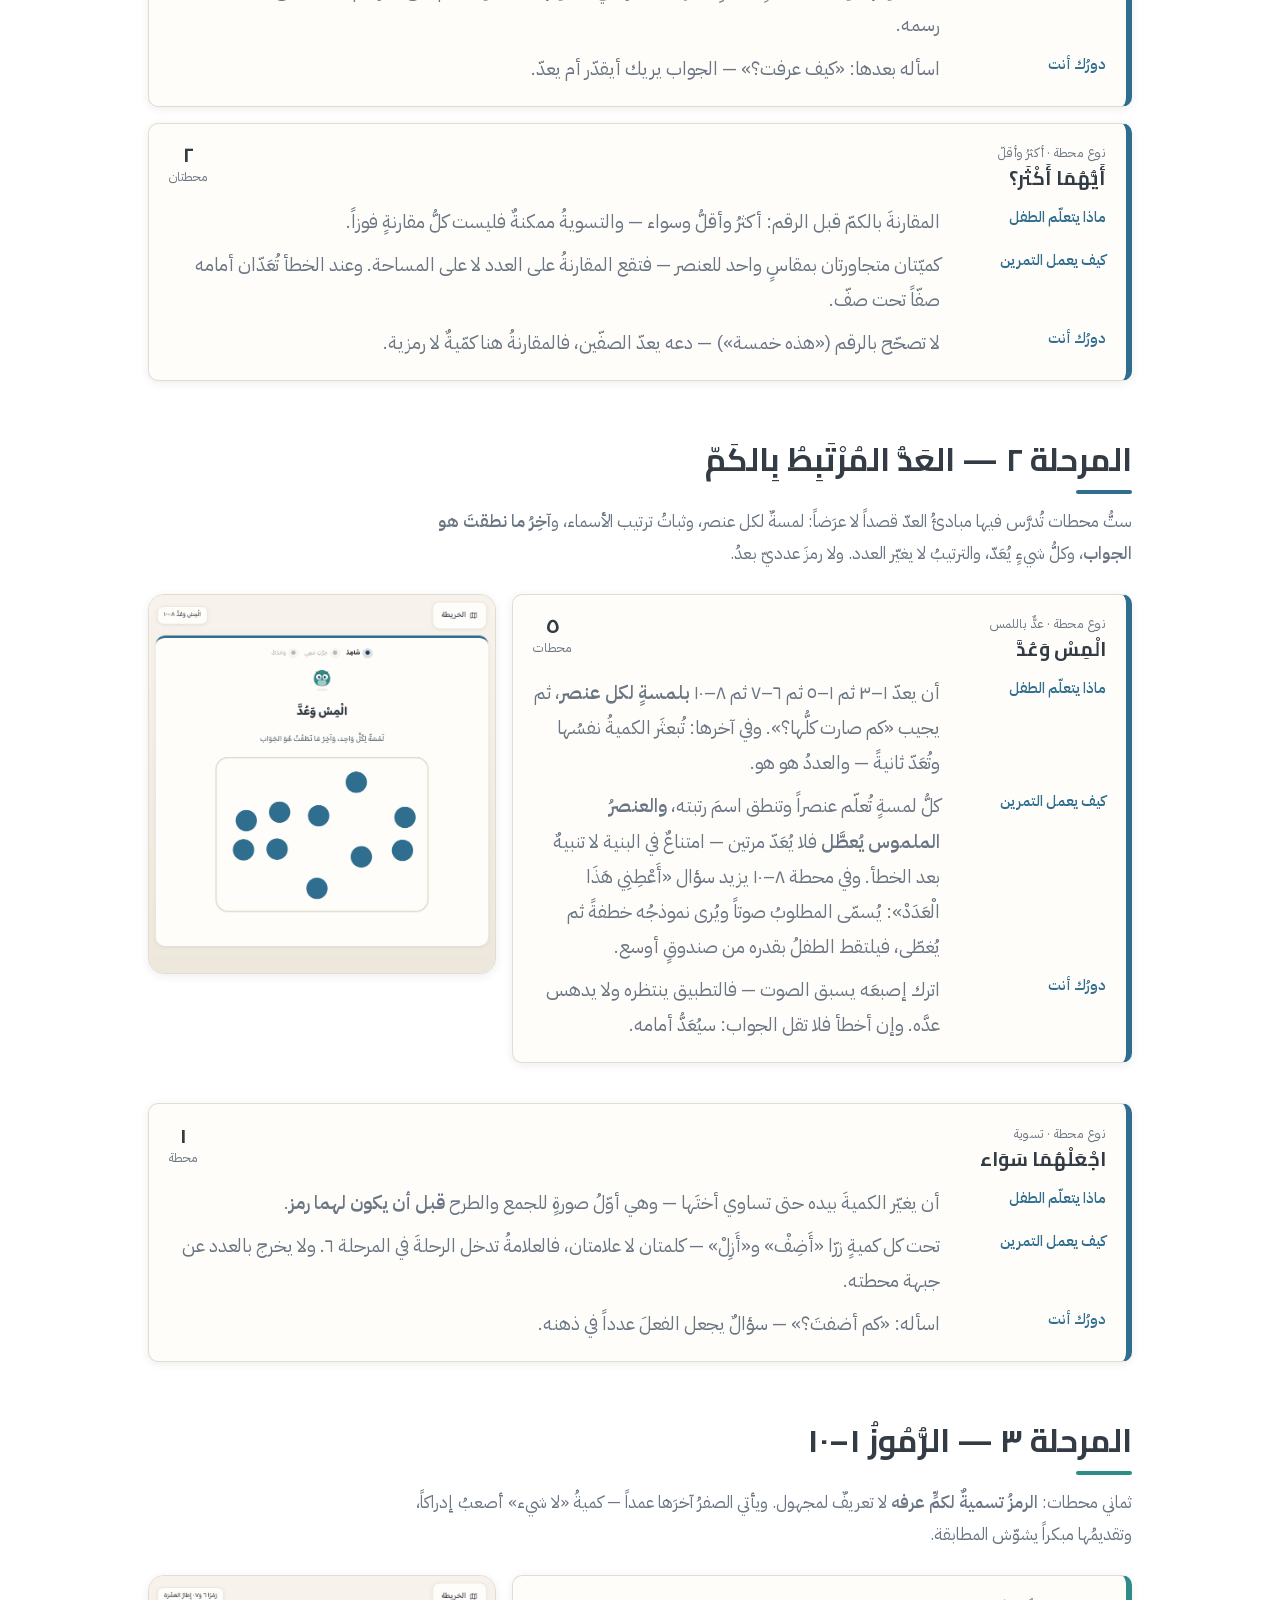
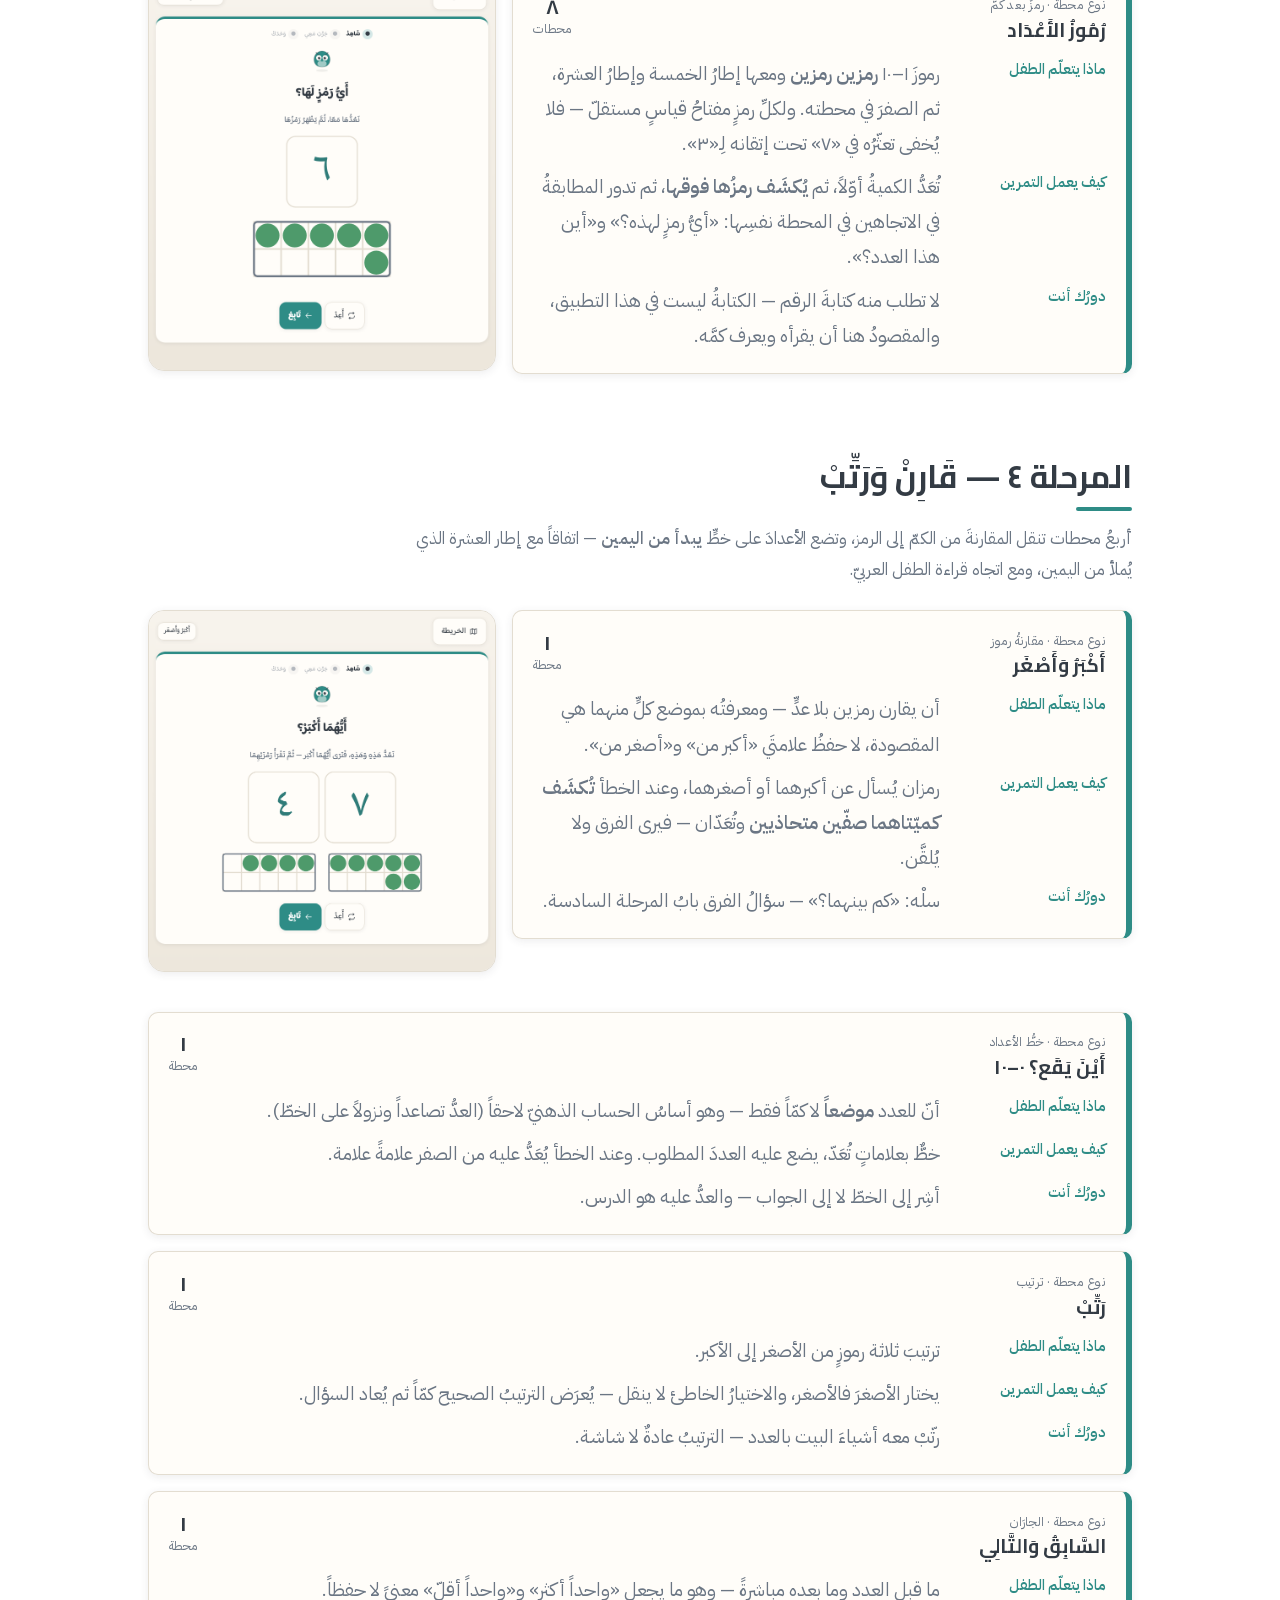
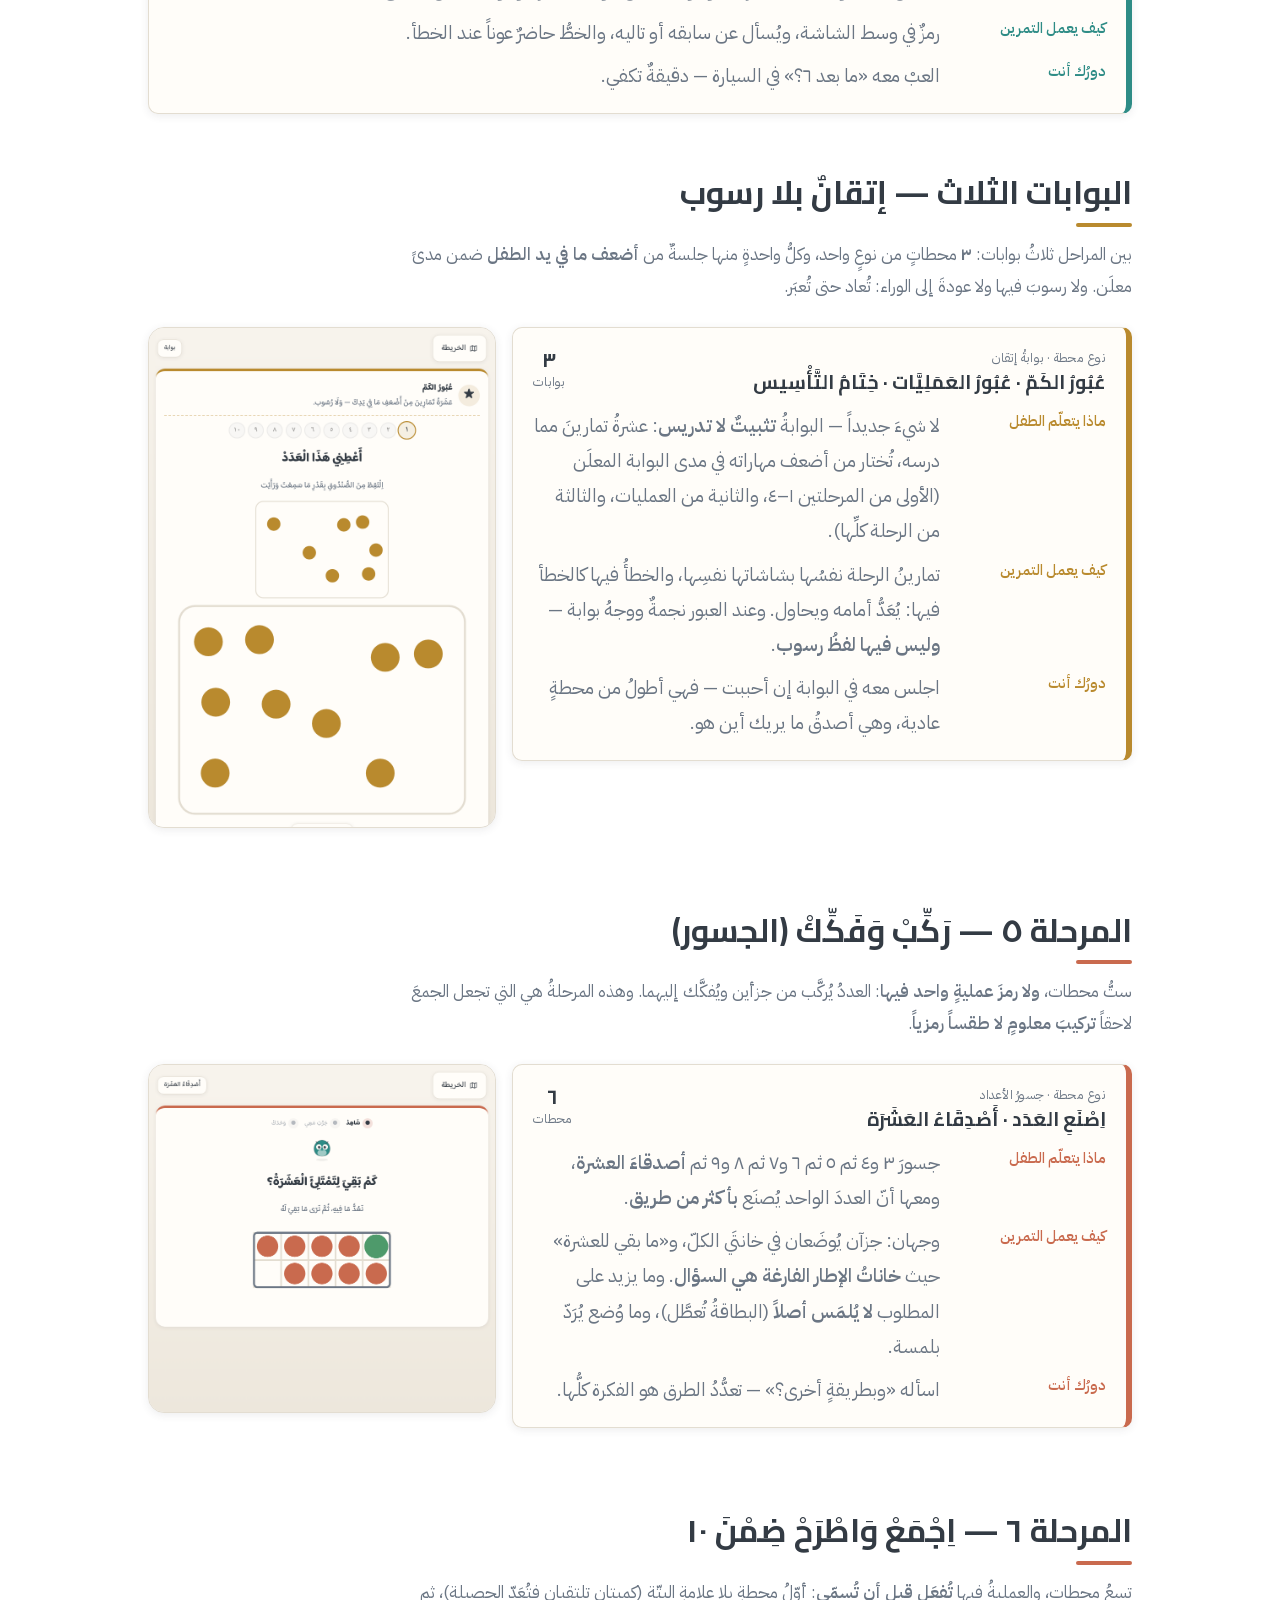
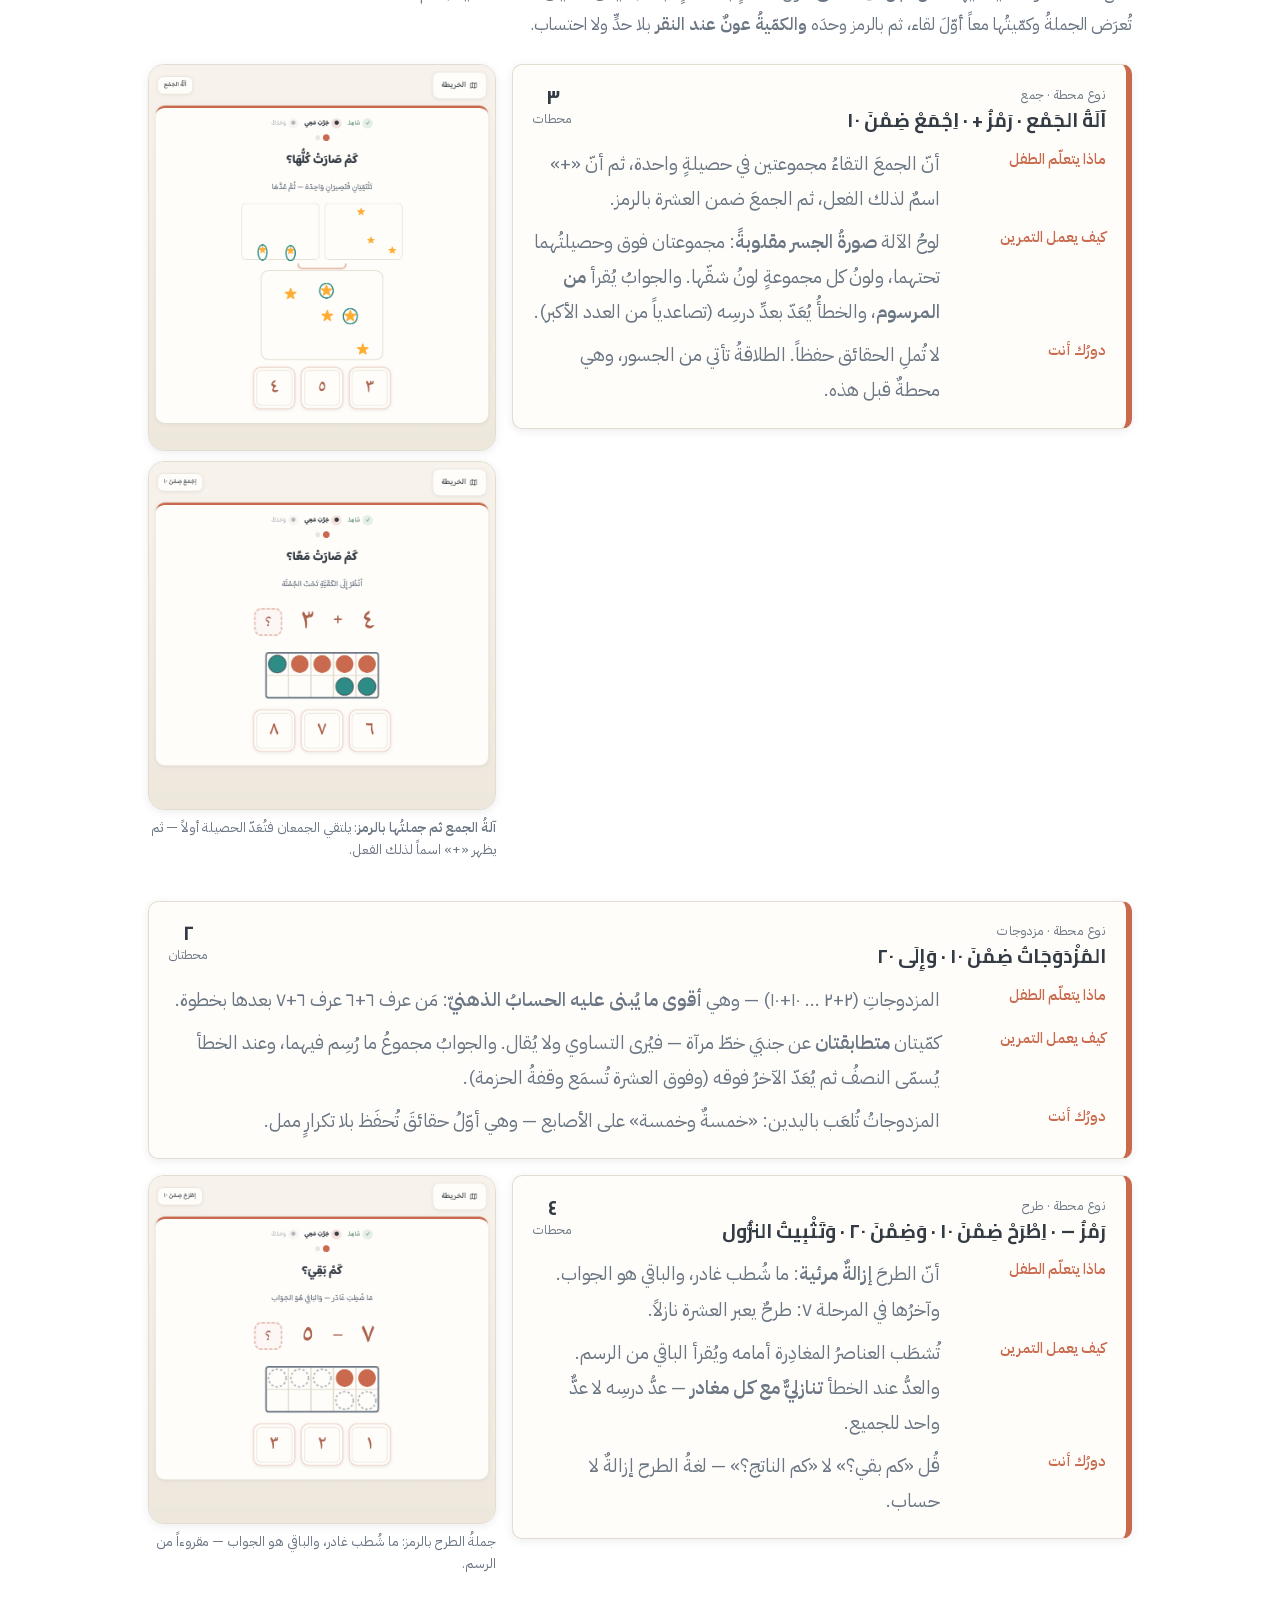
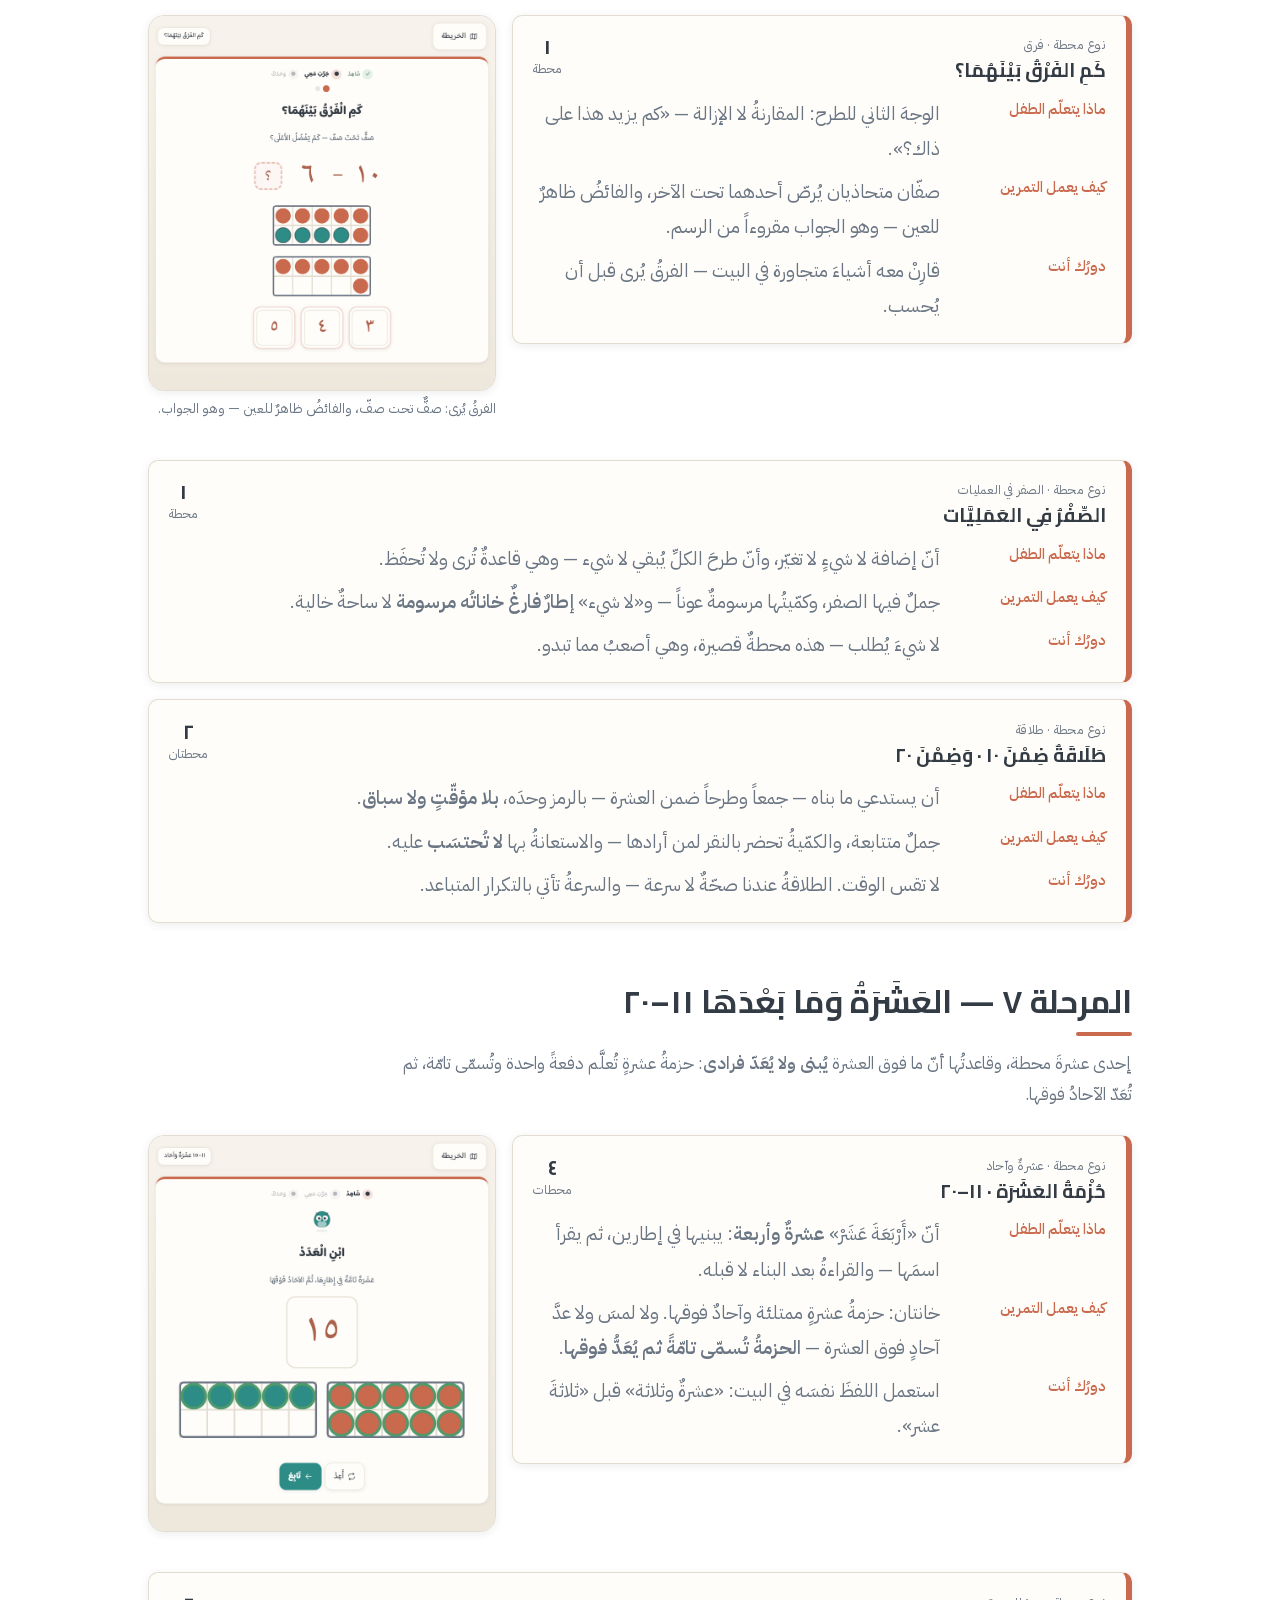
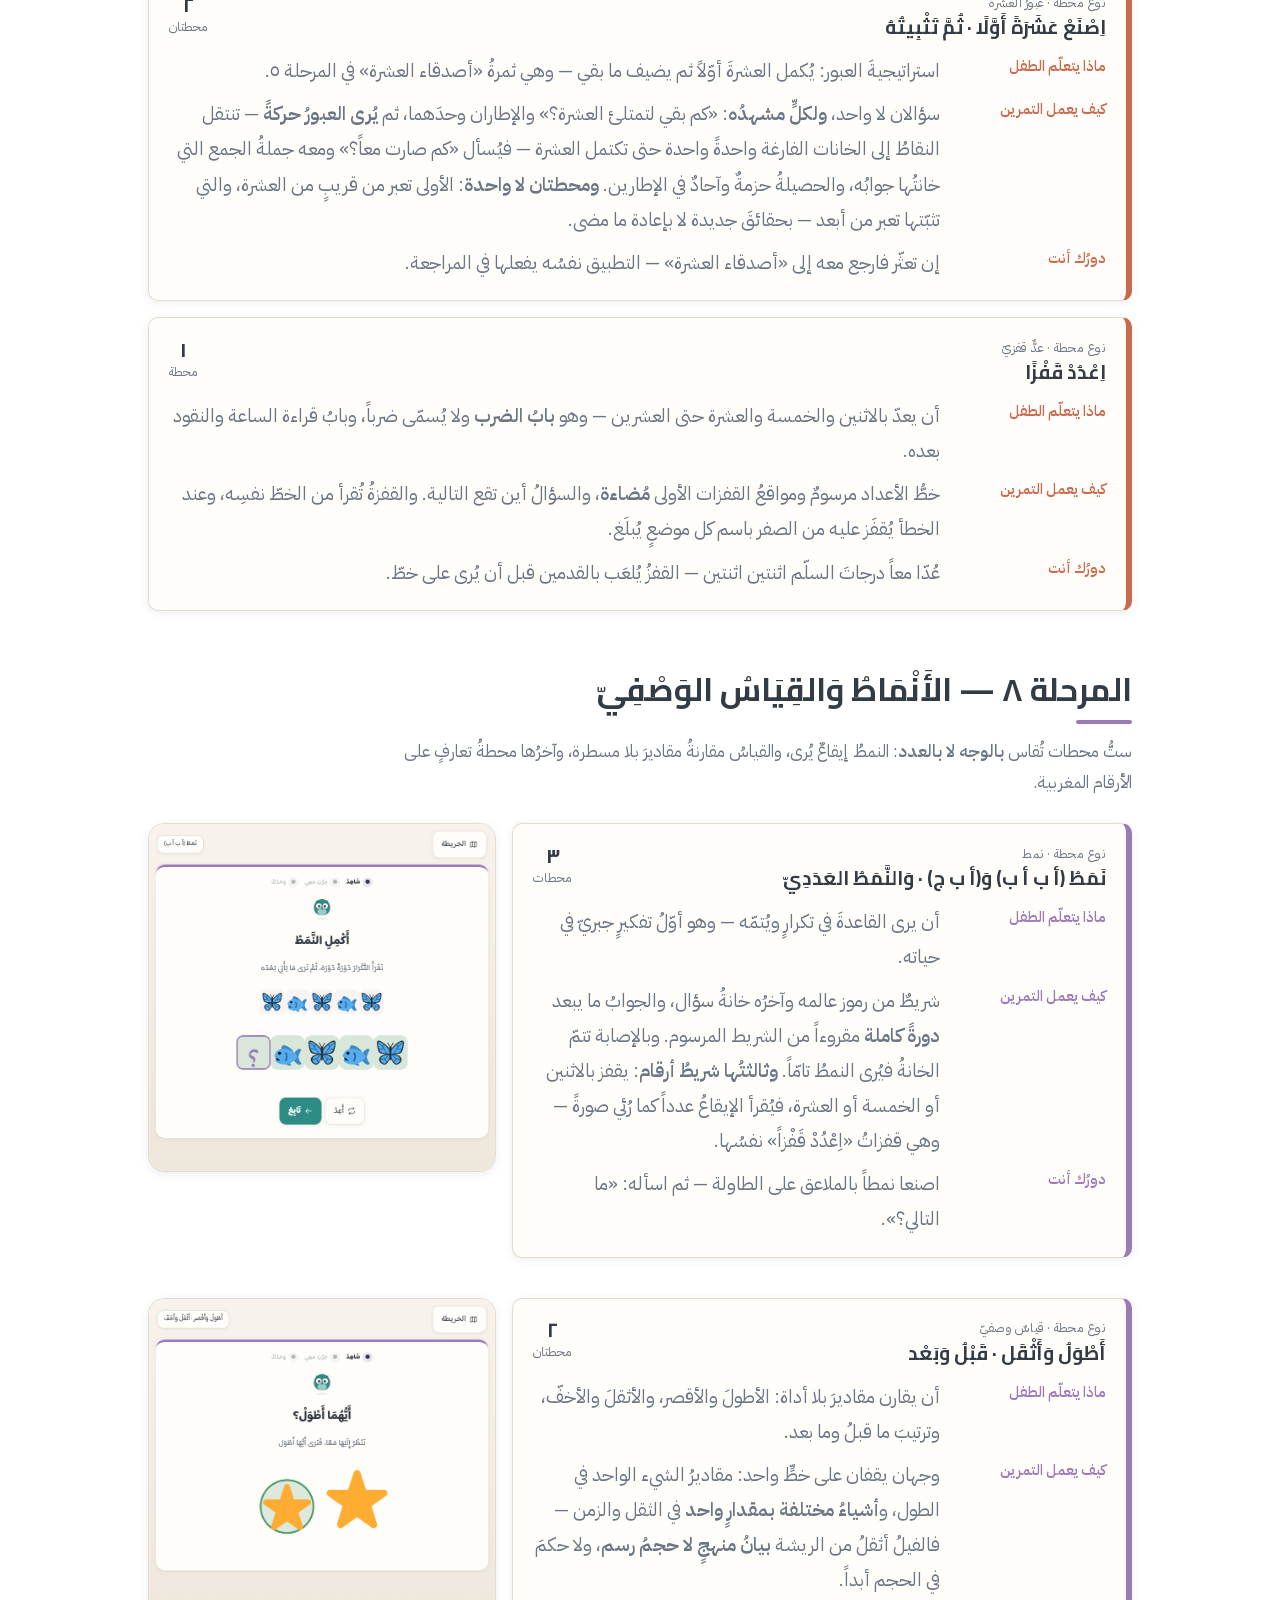
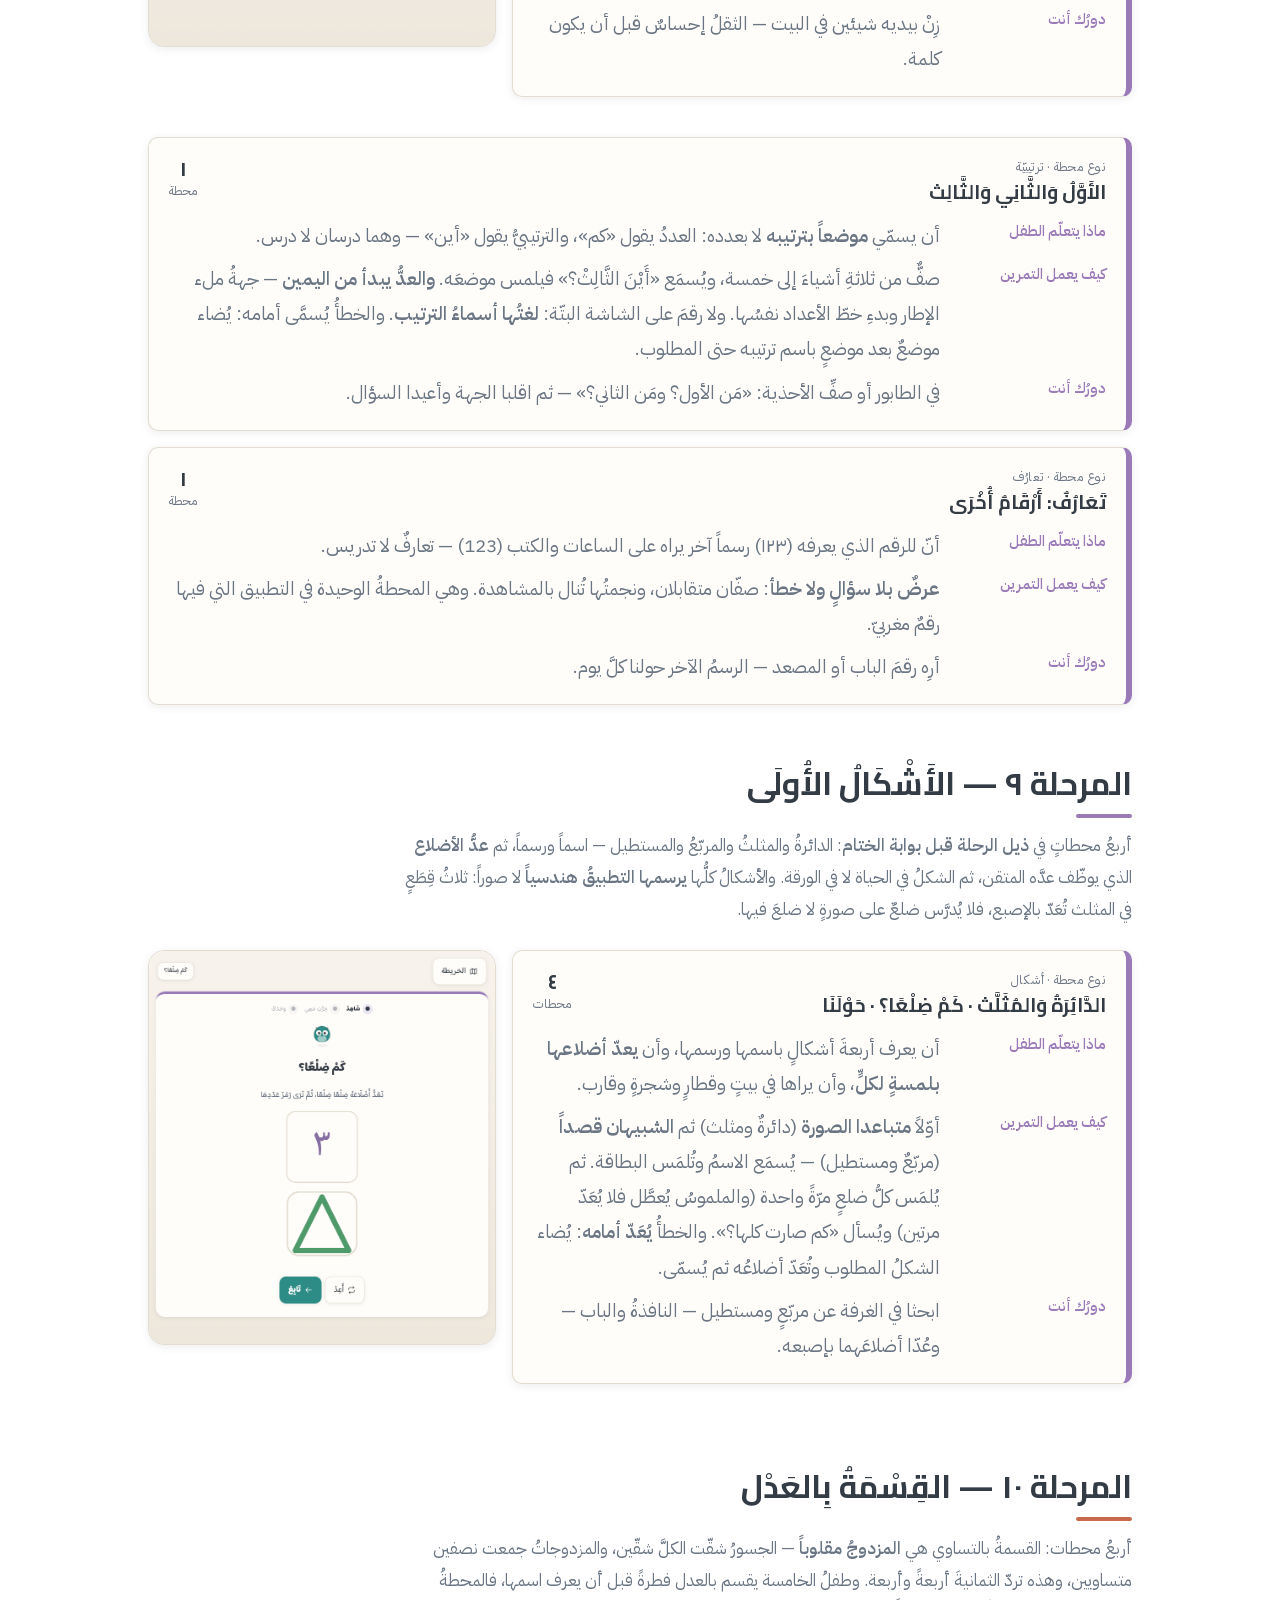
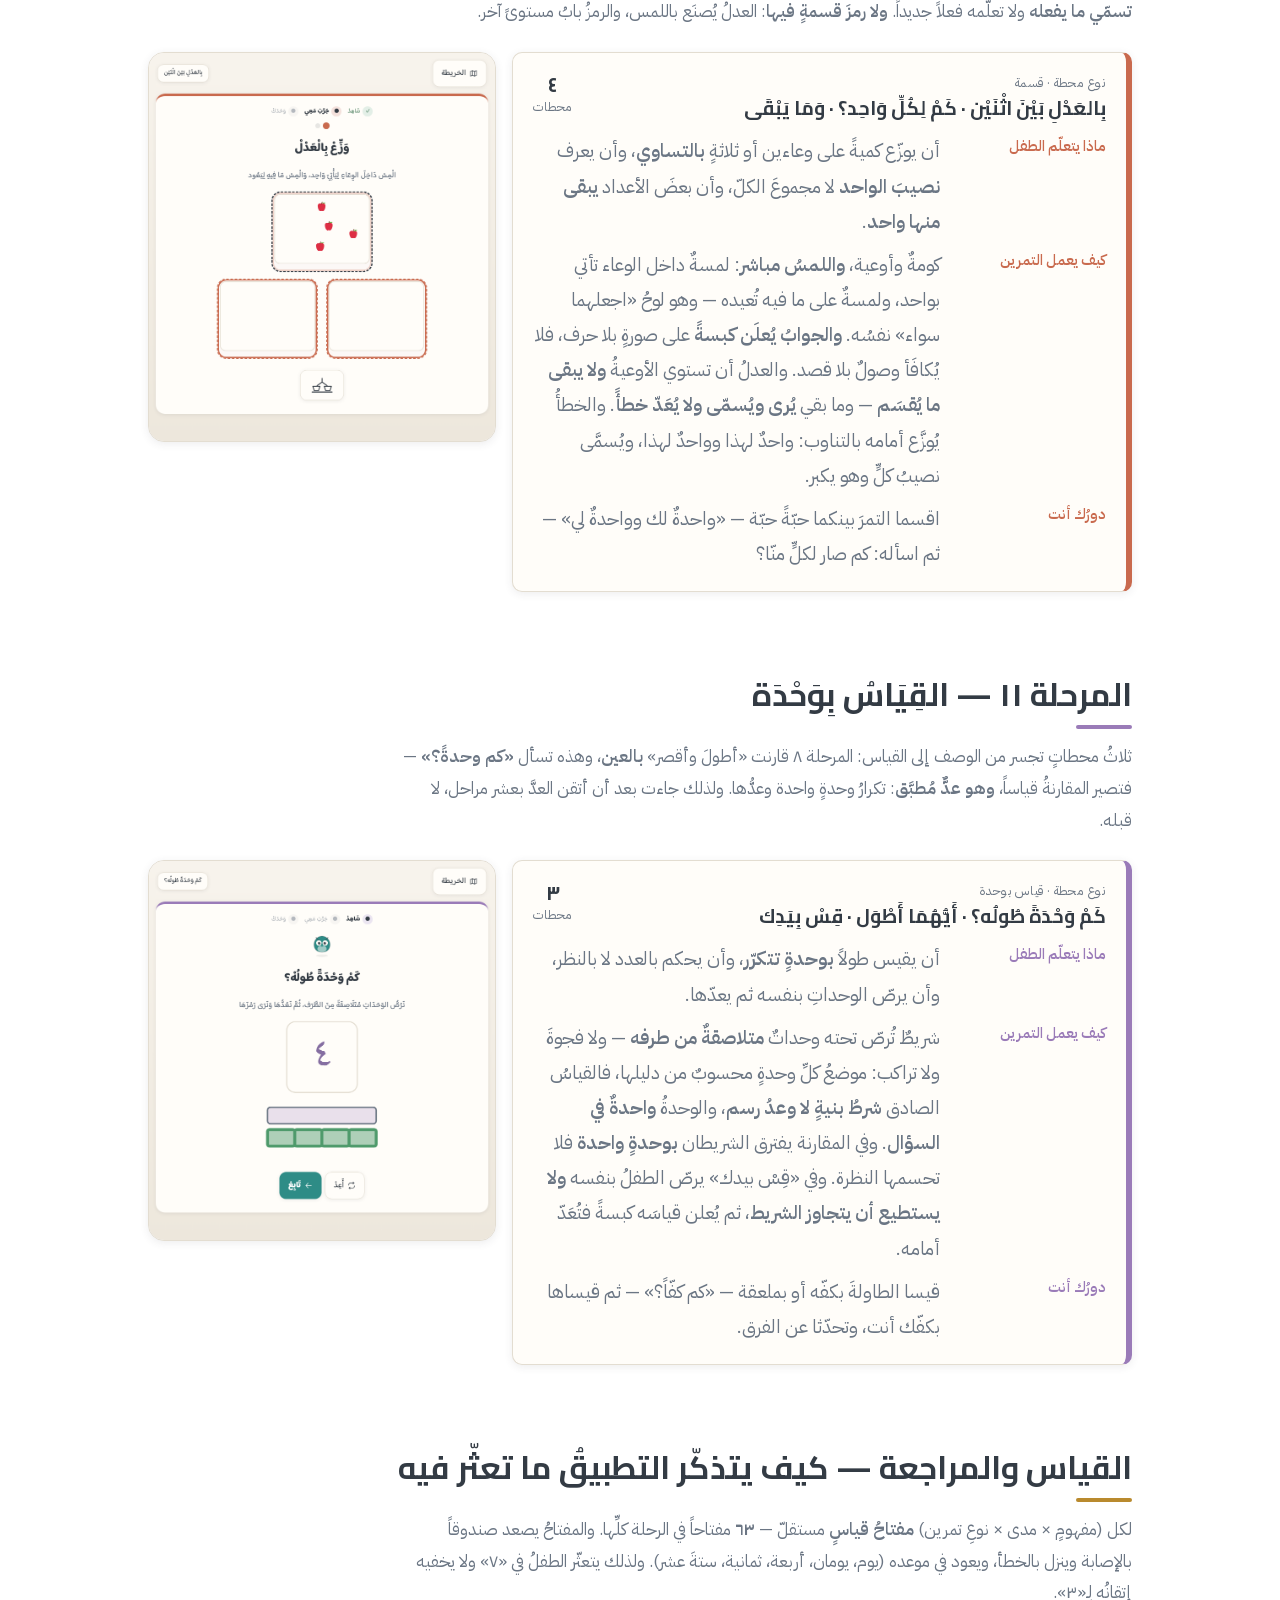
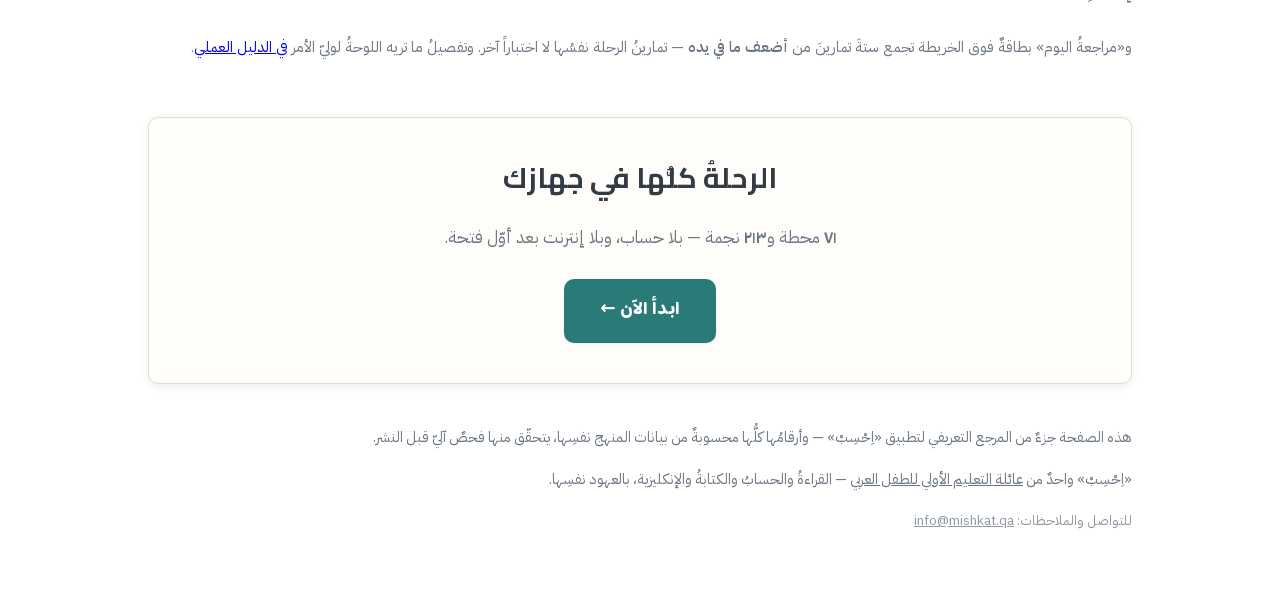
<file: app/welcome/curriculum.html>
<!doctype html>
<html lang="ar" dir="rtl">
  <head>
    <meta charset="utf-8" />
    <meta name="viewport" content="width=device-width, initial-scale=1, viewport-fit=cover" />
    <meta
      name="description"
      content="منهج «اِحْسِبْ» محطةً محطة: ثماني مراحل و٥٩ محطة وثلاث بوابات إتقان — ماذا يتعلّم الطفل في كل محطة، وكيف يعمل تمرينُها، وما دورُ وليّ الأمر."
    />
    <meta name="theme-color" content="#F7F3EC" />
    <meta name="theme-color" media="(prefers-color-scheme: dark)" content="#23282E" />
    <title>المنهج — الرحلة محطةً محطة | اِحْسِبْ</title>
    <link rel="icon" href="../icons/icon-192.png" />
    <!--
      **بطاقةٌ لكل نوع محطة، لا لكل محطة**: الرحلةُ تسعٌ وخمسون محطة، وأنواعُها
      اثنان وعشرون — والنوعُ هو ما يختلف فيه التمرين. فلكل نوعٍ بطاقةٌ بنمطٍ واحد
      (ماذا يتعلّم · كيف يعمل التمرين · دورُك أنت) ومعها **عددُ محطاته محسوباً**،
      ويحرس `tools/test_welcome.mjs` أن يكون لكل نوعٍ في الرحلة بطاقتُه وأن يطابق
      عددُها ما في المنهج — فنوعٌ جديد يدخل الرحلةَ غداً يُحمِرّ الفحصَ حتى يُكتب هنا.
    -->
    <link rel="stylesheet" href="../css/app.css" />
    <link rel="stylesheet" href="welcome.css?v=32" />
  </head>
  <body>
    <header class="w-top">
      <div class="w-top-in">
        <a class="w-top-brand" href="./"
          ><img src="../icons/icon-192.png" alt="" width="30" height="30" /><span
            class="brand"
            ><span class="brand-word">اِحْسِبْ</span></span
          ></a
        >
        <nav class="w-topnav" aria-label="صفحات المرجع">
          <a href="./">الرئيسة</a>
          <a href="curriculum.html" aria-current="page">المنهج</a>
          <a href="method.html">الأسس</a>
          <a href="guide.html">الدليل العملي</a>
          <a class="btn btn--primary" href="../">ابدأ الآن ←</a>
        </nav>
      </div>
    </header>

    <div class="w-wrap">
      <!-- ————— ترويسةُ المطبوع: عنوانُنا معروضٌ نصّاً — وهو الاستثناءُ الوحيد المعلَن —————
           سنّةُ العائلة: **لا عنوانَ شبكيّ صريح في نصٍّ يُقرأ** (أمرُ المالك، بلاغ
           `2026-08-17-no-bare-urls-in-text.md`) — نصُّ الرابط كلماتٌ تصفه والعنوانُ في
           `href` وحدَه. **وهذه ورقةٌ لا شاشة**: القاعدةُ نصُّها «في نصٍّ يُقرأ»، وهذه
           الترويسةُ `display:none` على الشاشة ولا قاعدةَ لها إلا داخل `@media print`،
           **والورقُ لا يُنقَر** — فمن طبع الدليلَ لمركزٍ يحتاج العنوانَ مكتوباً ليكتبه
           بيده، وحذفُه يقطع الورقةَ عن مصدرها. ويحرس بابُ `test_welcome` §١٢ أن يبقى
           **وحدَه** ولا يخرج إلى الشاشة. -->
      <div class="w-print-head">
        <img loading="lazy" src="../icons/icon-192.png" alt="" width="44" height="44" />
        <span class="w-print-brand brand"><span class="brand-word">اِحْسِبْ</span></span>
        <span class="w-print-title">المنهج — الرحلة محطةً محطة</span>
        <a class="w-print-url" href="https://calc.mishkat.qa/">calc.mishkat.qa</a>
      </div>

      <header class="w-head">
        <h1>المنهج — الرحلة محطةً محطة</h1>
        <p class="w-lede">
          <b data-stat="nodes">٧١</b> محطة في
          <b data-stat="stages">١١</b> مراحل، تفصلها
          <b data-stat="gates">٣</b> بوابات إتقان. والتالي مقفلٌ حتى يُتمّ الذي
          قبله — فالطريق واحد، ولا قائمةَ يختار منها الطفل. وفي كل محطةٍ
          <b>جبهةٌ معلَنة</b>: أقصى عددٍ يُستعمل فيها، وأشكالُ الكميات التي تُرسم،
          ورموزُ العمليات المسموح بها — وبرنامجُ فحصٍ يرفض كل جولةٍ تتجاوزها.
        </p>
      </header>

      <section class="w-section" id="loop" style="--accent: var(--accent-quantity)">
        <h2>حلقةُ المحطة — أربعُ خطواتٍ في ٣–٥ دقائق</h2>
        <div class="w-cards w-cards--four">
          <article class="w-card" style="--accent: var(--accent-quantity)">
            <h3>١ · شاهِدْ</h3>
            <p>
              نمذجةٌ بلا مطالبة: تُعَدّ الكميةُ أمامه عنصراً عنصراً بالصوت، فيرى
              الدرسَ قبل أن يُسأل عنه.
            </p>
          </article>
          <article class="w-card" style="--accent: var(--accent-quantity)">
            <h3>٢ · جَرِّبْ مَعِي</h3>
            <p>
              جولتان بعونٍ مرئيّ — <b>غيرُ محسوبتين في القياس</b>، فلا يُحاسَب على
              خطوةِ تعلُّمٍ بعون.
            </p>
          </article>
          <article class="w-card" style="--accent: var(--accent-quantity)">
            <h3>٣ · وَحْدَكْ</h3>
            <p>
              أربعُ جولاتٍ إلى ستّ مستقلّة — <b>وهي المقيسة وحدَها</b>. والخطأ
              فيها يُعَدّ أمامه ثم يحاول ثانية.
            </p>
          </article>
          <article class="w-card" style="--accent: var(--accent-quantity)">
            <h3>٤ · كافِئْ</h3>
            <p>
              نجومٌ بعتبةٍ تناسب طولَ النشاط، وميداليةٌ تحمل <b>معلمَ مرحلته</b>
              لا أيقونةً محايدة.
            </p>
          </article>
        </div>
        <p class="w-under">
          ولا مؤقّتَ ضغطٍ في التطبيق كلِّه، ولا شاشةَ «خطأ»، ولا عقاب. و«الخطف»
          (عرضُ الكمية لحظةً ثم تغطيتها) <b>طبيعةُ تمرينٍ لا سباقُ وقت</b>: يمنع
          العدَّ فيُجبِر التقدير، وزرُّ إعادة العرض تحته
          <b>بلا حدٍّ ولا احتساب</b>.
        </p>
      </section>

      <!-- ————— المرحلة ١ ————— -->

      <section class="w-section" id="stage1" style="--accent: var(--accent-quantity)">
        <h2>المرحلة ١ — الكَمُّ بِلَا رَمْز</h2>
        <p class="w-lede">
          ستُّ محطات، <b>ولا رمزٍ عدديّ واحد على الشاشة فيها</b>: خطواتُ الحلقة
          أسماؤها، وجولاتُها خرزاتٌ تمتلئ، وجوابُ التمرين بطاقةُ كمٍّ لا رقم.
          والمقصودُ أن يصير العددُ شيئاً يُرى قبل أن يصير علامةً تُقرأ.
        </p>

        <div class="w-stations">
          <div class="w-pair">
            <article
              class="w-station"
              data-covers="subitize"
              data-count="٣"
              style="--accent: var(--accent-quantity)"
            >
              <div class="w-station-head">
                <div>
                  <span class="w-kicker">نوع محطة · تقديرٌ فوريّ</span>
                  <h3>كَمْ تَرَى؟</h3>
                </div>
                <span class="w-station-n"><b>٣</b>محطات</span>
              </div>
              <dl class="w-what">
                <div>
                  <dt>ماذا يتعلّم الطفل</dt>
                  <dd>
                    أن يعرف الكميةَ الصغيرة <b>بنظرةٍ واحدة بلا عدّ</b> — واحداً
                    واثنين، ثم ثلاثة، ثم أربعةً وخمسة — على وجه النرد والمبعثر
                    وأشياء عالمه.
                  </dd>
                </div>
                <div>
                  <dt>كيف يعمل التمرين</dt>
                  <dd>
                    تُعرَض الكميةُ لحظةً ثم تُغطّى، ويختار البطاقةَ التي فيها
                    مثلُها. والغطاءُ يمنع العدَّ فيُجبِر التقدير، ومعه
                    <b>زرُّ إعادة عرضٍ بلا حدّ</b>. وعند الخطأ يُرفع الغطاء
                    وتُعَدّ الكميةُ أمامه ثم يحاول.
                  </dd>
                </div>
                <div>
                  <dt>دورُك أنت</dt>
                  <dd>
                    لا تعدّ معه هنا. إن تردّد فقُل «انظر ثم قل» — فالمقصود لمحةٌ
                    لا حساب.
                  </dd>
                </div>
              </dl>
            </article>
            <figure class="w-figure">
              <img
                loading="lazy"
                src="shots/subitize.png"
                width="820"
                height="895"
                alt="شاشة «كم ترى؟»: كميةٌ مغطّاة وبطاقاتُ كمٍّ للاختيار."
              />
            </figure>
          </div>

          <article
            class="w-station"
            data-covers="match"
            data-count="١"
            style="--accent: var(--accent-quantity)"
          >
            <div class="w-station-head">
              <div>
                <span class="w-kicker">نوع محطة · مطابقة</span>
                <h3>طَابِقِ الكَمِّيَّتَيْن</h3>
              </div>
              <span class="w-station-n"><b>١</b>محطة</span>
            </div>
            <dl class="w-what">
              <div>
                <dt>ماذا يتعلّم الطفل</dt>
                <dd>
                  أنّ الكميةَ واحدةٌ وإن اختلف شكلُها: ثلاثُ نقاطٍ على النرد هي
                  ثلاثُ تفاحاتٍ مبعثرة.
                </dd>
              </div>
              <div>
                <dt>كيف يعمل التمرين</dt>
                <dd>
                  كميةٌ فوقها، وثلاثُ بطاقاتٍ <b>بنمطٍ آخر</b> — يختار التي
                  تساويها عدداً. والحكمُ على ما رُسِم فعلاً لا على ما طُلب رسمه.
                </dd>
              </div>
              <div>
                <dt>دورُك أنت</dt>
                <dd>اسأله بعدها: «كيف عرفت؟» — الجواب يريك أيقدّر أم يعدّ.</dd>
              </div>
            </dl>
          </article>

          <article
            class="w-station"
            data-covers="more"
            data-count="٢"
            style="--accent: var(--accent-quantity)"
          >
            <div class="w-station-head">
              <div>
                <span class="w-kicker">نوع محطة · أكثرُ وأقلّ</span>
                <h3>أَيُّهُمَا أَكْثَر؟</h3>
              </div>
              <span class="w-station-n"><b>٢</b>محطتان</span>
            </div>
            <dl class="w-what">
              <div>
                <dt>ماذا يتعلّم الطفل</dt>
                <dd>
                  المقارنةَ بالكمّ قبل الرقم: أكثرُ وأقلُّ وسواء — والتسويةُ
                  ممكنةٌ فليست كلُّ مقارنةٍ فوزاً.
                </dd>
              </div>
              <div>
                <dt>كيف يعمل التمرين</dt>
                <dd>
                  كميّتان متجاورتان بمقاسٍ واحد للعنصر — فتقع المقارنةُ على العدد
                  لا على المساحة. وعند الخطأ تُعَدّان أمامه صفّاً تحت صفّ.
                </dd>
              </div>
              <div>
                <dt>دورُك أنت</dt>
                <dd>
                  لا تصحّح بالرقم («هذه خمسة») — دعه يعدّ الصفّين، فالمقارنةُ
                  هنا كمّيةٌ لا رمزية.
                </dd>
              </div>
            </dl>
          </article>
        </div>
      </section>

      <!-- ————— المرحلة ٢ ————— -->

      <section class="w-section" id="stage2" style="--accent: var(--accent-quantity)">
        <h2>المرحلة ٢ — العَدُّ المُرْتَبِطُ بِالكَمّ</h2>
        <p class="w-lede">
          ستُّ محطات تُدرَّس فيها مبادئُ العدّ قصداً لا عرَضاً: لمسةٌ لكل عنصر،
          وثباتُ ترتيب الأسماء، و<b>آخِرُ ما نطقتَ هو الجواب</b>، وكلُّ شيءٍ
          يُعَدّ، والترتيبُ لا يغيّر العدد. ولا رمزَ عدديّ بعدُ.
        </p>

        <div class="w-stations">
          <div class="w-pair">
            <article
              class="w-station"
              data-covers="count"
              data-count="٥"
              style="--accent: var(--accent-quantity)"
            >
              <div class="w-station-head">
                <div>
                  <span class="w-kicker">نوع محطة · عدٌّ باللمس</span>
                  <h3>الْمِسْ وَعُدَّ</h3>
                </div>
                <span class="w-station-n"><b>٥</b>محطات</span>
              </div>
              <dl class="w-what">
                <div>
                  <dt>ماذا يتعلّم الطفل</dt>
                  <dd>
                    أن يعدّ ١–٣ ثم ١–٥ ثم ٦–٧ ثم ٨–١٠ <b>بلمسةٍ لكل عنصر</b>، ثم
                    يجيب «كم صارت كلُّها؟». وفي آخرها: تُبعثَر الكميةُ نفسُها
                    وتُعَدّ ثانيةً — والعددُ هو هو.
                  </dd>
                </div>
                <div>
                  <dt>كيف يعمل التمرين</dt>
                  <dd>
                    كلُّ لمسةٍ تُعلّم عنصراً وتنطق اسمَ رتبته، <b>والعنصرُ
                    الملموس يُعطَّل</b> فلا يُعَدّ مرتين — امتناعٌ في البنية لا
                    تنبيهٌ بعد الخطأ. وفي محطة ٨–١٠ يزيد سؤال «أَعْطِنِي هَذَا
                    الْعَدَدْ»: يُسمّى المطلوبُ صوتاً ويُرى نموذجُه خطفةً ثم
                    يُغطّى، فيلتقط الطفلُ بقدره من صندوقٍ أوسع.
                  </dd>
                </div>
                <div>
                  <dt>دورُك أنت</dt>
                  <dd>
                    اترك إصبعَه يسبق الصوت — فالتطبيق ينتظره ولا يدهس عدَّه.
                    وإن أخطأ فلا تقل الجواب: سيُعَدُّ أمامه.
                  </dd>
                </div>
              </dl>
            </article>
            <figure class="w-figure">
              <img
                loading="lazy"
                src="shots/count.png"
                width="820"
                height="895"
                alt="شاشة «المس وعُدّ»: كميةٌ مبعثرة تُلمَس عنصراً عنصراً."
              />
            </figure>
          </div>

          <article
            class="w-station"
            data-covers="equal"
            data-count="١"
            style="--accent: var(--accent-quantity)"
          >
            <div class="w-station-head">
              <div>
                <span class="w-kicker">نوع محطة · تسوية</span>
                <h3>اجْعَلْهُمَا سَوَاء</h3>
              </div>
              <span class="w-station-n"><b>١</b>محطة</span>
            </div>
            <dl class="w-what">
              <div>
                <dt>ماذا يتعلّم الطفل</dt>
                <dd>
                  أن يغيّر الكميةَ بيده حتى تساوي أختَها — وهي أوّلُ صورةٍ
                  للجمع والطرح <b>قبل أن يكون لهما رمز</b>.
                </dd>
              </div>
              <div>
                <dt>كيف يعمل التمرين</dt>
                <dd>
                  تحت كل كميةٍ زرّا «أَضِفْ» و«أَزِلْ» — كلمتان لا علامتان،
                  فالعلامةُ تدخل الرحلةَ في المرحلة ٦. ولا يخرج بالعدد عن جبهة
                  محطته.
                </dd>
              </div>
              <div>
                <dt>دورُك أنت</dt>
                <dd>اسأله: «كم أضفتَ؟» — سؤالٌ يجعل الفعلَ عدداً في ذهنه.</dd>
              </div>
            </dl>
          </article>
        </div>
      </section>

      <!-- ————— المرحلة ٣ ————— -->

      <section class="w-section" id="stage3" style="--accent: var(--accent-numeral)">
        <h2>المرحلة ٣ — الرُّمُوزُ ١–١٠</h2>
        <p class="w-lede">
          ثماني محطات: <b>الرمزُ تسميةٌ لكمٍّ عرفه</b> لا تعريفٌ لمجهول. ويأتي
          الصفرُ آخرَها عمداً — كميةُ «لا شيء» أصعبُ إدراكاً، وتقديمُها مبكراً
          يشوّش المطابقة.
        </p>

        <div class="w-stations">
          <div class="w-pair">
            <article
              class="w-station"
              data-covers="numeral"
              data-count="٨"
              style="--accent: var(--accent-numeral)"
            >
              <div class="w-station-head">
                <div>
                  <span class="w-kicker">نوع محطة · رمزٌ بعد كمّ</span>
                  <h3>رُمُوزُ الأَعْدَاد</h3>
                </div>
                <span class="w-station-n"><b>٨</b>محطات</span>
              </div>
              <dl class="w-what">
                <div>
                  <dt>ماذا يتعلّم الطفل</dt>
                  <dd>
                    رموزَ ١–١٠ <b>رمزين رمزين</b> ومعها إطارُ الخمسة وإطارُ
                    العشرة، ثم الصفرَ في محطته. ولكلِّ رمزٍ مفتاحُ قياسٍ مستقلّ —
                    فلا يُخفى تعثّرُه في «٧» تحت إتقانه لِـ«٣».
                  </dd>
                </div>
                <div>
                  <dt>كيف يعمل التمرين</dt>
                  <dd>
                    تُعَدُّ الكميةُ أوّلاً، ثم <b>يُكشَف رمزُها فوقها</b>، ثم
                    تدور المطابقةُ في الاتجاهين في المحطة نفسِها: «أيُّ رمزٍ
                    لهذه؟» و«أين هذا العدد؟».
                  </dd>
                </div>
                <div>
                  <dt>دورُك أنت</dt>
                  <dd>
                    لا تطلب منه كتابةَ الرقم — الكتابةُ ليست في هذا التطبيق،
                    والمقصودُ هنا أن يقرأه ويعرف كمَّه.
                  </dd>
                </div>
              </dl>
            </article>
            <figure class="w-figure">
              <img
                loading="lazy"
                src="shots/numeral.png"
                width="820"
                height="934"
                alt="محطة الرموز: كميةٌ في إطار العشرة ورمزُها مكشوفاً فوقها."
              />
            </figure>
          </div>
        </div>
      </section>

      <!-- ————— المرحلة ٤ ————— -->

      <section class="w-section" id="stage4" style="--accent: var(--accent-numeral)">
        <h2>المرحلة ٤ — قَارِنْ وَرَتِّبْ</h2>
        <p class="w-lede">
          أربعُ محطات تنقل المقارنةَ من الكمّ إلى الرمز، وتضع الأعدادَ على خطٍّ
          <b>يبدأ من اليمين</b> — اتفاقاً مع إطار العشرة الذي يُملأ من اليمين،
          ومع اتجاه قراءة الطفل العربيّ.
        </p>

        <div class="w-stations">
          <div class="w-pair">
            <article
              class="w-station"
              data-covers="compare"
              data-count="١"
              style="--accent: var(--accent-numeral)"
            >
              <div class="w-station-head">
                <div>
                  <span class="w-kicker">نوع محطة · مقارنةُ رموز</span>
                  <h3>أَكْبَرُ وَأَصْغَر</h3>
                </div>
                <span class="w-station-n"><b>١</b>محطة</span>
              </div>
              <dl class="w-what">
                <div>
                  <dt>ماذا يتعلّم الطفل</dt>
                  <dd>
                    أن يقارن رمزين بلا عدٍّ — ومعرفتُه بموضع كلٍّ منهما هي
                    المقصودة، لا حفظُ علامتَي «أكبر من» و«أصغر من».
                  </dd>
                </div>
                <div>
                  <dt>كيف يعمل التمرين</dt>
                  <dd>
                    رمزان يُسأل عن أكبرهما أو أصغرهما، وعند الخطأ
                    <b>تُكشَف كميّتاهما صفّين متحاذيين</b> وتُعَدّان — فيرى الفرق
                    ولا يُلقَّن.
                  </dd>
                </div>
                <div>
                  <dt>دورُك أنت</dt>
                  <dd>سلْه: «كم بينهما؟» — سؤالُ الفرق بابُ المرحلة السادسة.</dd>
                </div>
              </dl>
            </article>
            <figure class="w-figure">
              <img
                loading="lazy"
                src="shots/compare.png"
                width="820"
                height="851"
                alt="محطة المقارنة: رمزان ويُسأل عن أكبرهما."
              />
            </figure>
          </div>

          <article
            class="w-station"
            data-covers="line"
            data-count="١"
            style="--accent: var(--accent-numeral)"
          >
            <div class="w-station-head">
              <div>
                <span class="w-kicker">نوع محطة · خطُّ الأعداد</span>
                <h3>أَيْنَ يَقَع؟ ٠–١٠</h3>
              </div>
              <span class="w-station-n"><b>١</b>محطة</span>
            </div>
            <dl class="w-what">
              <div>
                <dt>ماذا يتعلّم الطفل</dt>
                <dd>
                  أنّ للعدد <b>موضعاً</b> لا كمّاً فقط — وهو أساسُ الحساب الذهنيّ
                  لاحقاً (العدُّ تصاعداً ونزولاً على الخطّ).
                </dd>
              </div>
              <div>
                <dt>كيف يعمل التمرين</dt>
                <dd>
                  خطٌّ بعلاماتٍ تُعَدّ، يضع عليه العددَ المطلوب. وعند الخطأ
                  يُعَدُّ عليه من الصفر علامةً علامة.
                </dd>
              </div>
              <div>
                <dt>دورُك أنت</dt>
                <dd>أشِر إلى الخطّ لا إلى الجواب — والعدُّ عليه هو الدرس.</dd>
              </div>
            </dl>
          </article>

          <article
            class="w-station"
            data-covers="order"
            data-count="١"
            style="--accent: var(--accent-numeral)"
          >
            <div class="w-station-head">
              <div>
                <span class="w-kicker">نوع محطة · ترتيب</span>
                <h3>رَتِّبْ</h3>
              </div>
              <span class="w-station-n"><b>١</b>محطة</span>
            </div>
            <dl class="w-what">
              <div>
                <dt>ماذا يتعلّم الطفل</dt>
                <dd>ترتيبَ ثلاثة رموزٍ من الأصغر إلى الأكبر.</dd>
              </div>
              <div>
                <dt>كيف يعمل التمرين</dt>
                <dd>
                  يختار الأصغرَ فالأصغر، والاختيارُ الخاطئ لا ينقل — يُعرَض
                  الترتيبُ الصحيح كمّاً ثم يُعاد السؤال.
                </dd>
              </div>
              <div>
                <dt>دورُك أنت</dt>
                <dd>رتّبْ معه أشياءَ البيت بالعدد — الترتيبُ عادةٌ لا شاشة.</dd>
              </div>
            </dl>
          </article>

          <article
            class="w-station"
            data-covers="neighbor"
            data-count="١"
            style="--accent: var(--accent-numeral)"
          >
            <div class="w-station-head">
              <div>
                <span class="w-kicker">نوع محطة · الجارَان</span>
                <h3>السَّابِقُ وَالتَّالِي</h3>
              </div>
              <span class="w-station-n"><b>١</b>محطة</span>
            </div>
            <dl class="w-what">
              <div>
                <dt>ماذا يتعلّم الطفل</dt>
                <dd>
                  ما قبل العدد وما بعده مباشرةً — وهو ما يجعل «واحداً أكثر»
                  و«واحداً أقلّ» معنىً لا حفظاً.
                </dd>
              </div>
              <div>
                <dt>كيف يعمل التمرين</dt>
                <dd>
                  رمزٌ في وسط الشاشة، ويُسأل عن سابقه أو تاليه، والخطُّ حاضرٌ
                  عوناً عند الخطأ.
                </dd>
              </div>
              <div>
                <dt>دورُك أنت</dt>
                <dd>العبْ معه «ما بعد ٦؟» في السيارة — دقيقةٌ تكفي.</dd>
              </div>
            </dl>
          </article>
        </div>
      </section>

      <!-- ————— البوابات ————— -->

      <section class="w-section" id="gates" style="--accent: var(--accent-gate)">
        <h2>البوابات الثلاث — إتقانٌ بلا رسوب</h2>
        <p class="w-lede">
          بين المراحل ثلاثُ بوابات: <b data-stat="gates">٣</b> محطاتٍ من نوعٍ
          واحد، وكلُّ واحدةٍ منها جلسةٌ من <b>أضعف ما في يد الطفل</b> ضمن مدىً
          معلَن. ولا رسوبَ فيها ولا عودةَ إلى الوراء: تُعاد حتى تُعبَر.
        </p>
        <div class="w-stations">
          <div class="w-pair">
            <article
              class="w-station"
              data-covers="gate"
              data-count="٣"
              style="--accent: var(--accent-gate)"
            >
              <div class="w-station-head">
                <div>
                  <span class="w-kicker">نوع محطة · بوابةُ إتقان</span>
                  <h3>عُبُورُ الكَمّ · عُبُورُ العَمَلِيَّات · خِتَامُ التَّأْسِيس</h3>
                </div>
                <span class="w-station-n"><b>٣</b>بوابات</span>
              </div>
              <dl class="w-what">
                <div>
                  <dt>ماذا يتعلّم الطفل</dt>
                  <dd>
                    لا شيءَ جديداً — البوابةُ <b>تثبيتٌ لا تدريس</b>: عشرةُ
                    تمارينَ مما درسه، تُختار من أضعف مهاراته في مدى البوابة
                    المعلَن (الأولى من المرحلتين ١–٤، والثانية من العمليات،
                    والثالثة من الرحلة كلِّها).
                  </dd>
                </div>
                <div>
                  <dt>كيف يعمل التمرين</dt>
                  <dd>
                    تمارينُ الرحلة نفسُها بشاشاتها نفسِها، والخطأُ فيها كالخطأ
                    فيها: يُعَدُّ أمامه ويحاول. وعند العبور نجمةٌ ووجهُ بوابة —
                    <b>وليس فيها لفظُ رسوب</b>.
                  </dd>
                </div>
                <div>
                  <dt>دورُك أنت</dt>
                  <dd>
                    اجلس معه في البوابة إن أحببت — فهي أطولُ من محطةٍ عادية،
                    وهي أصدقُ ما يريك أين هو.
                  </dd>
                </div>
              </dl>
            </article>
            <figure class="w-figure">
              <img
                loading="lazy"
                src="shots/gate.png"
                width="820"
                height="1180"
                alt="شاشة بوابة الإتقان: جلسةٌ من أضعف مهارات الطفل."
              />
            </figure>
          </div>
        </div>
      </section>

      <!-- ————— المرحلة ٥ ————— -->

      <section class="w-section" id="stage5" style="--accent: var(--accent-bond)">
        <h2>المرحلة ٥ — رَكِّبْ وَفَكِّكْ (الجسور)</h2>
        <p class="w-lede">
          ستُّ محطات، <b>ولا رمزَ عمليةٍ واحد فيها</b>: العددُ يُركَّب من جزأين
          ويُفكَّك إليهما. وهذه المرحلةُ هي التي تجعل الجمعَ لاحقاً
          <b>تركيبَ معلومٍ لا طقساً رمزياً</b>.
        </p>

        <div class="w-stations">
          <div class="w-pair">
            <article
              class="w-station"
              data-covers="bond"
              data-count="٦"
              style="--accent: var(--accent-bond)"
            >
              <div class="w-station-head">
                <div>
                  <span class="w-kicker">نوع محطة · جسورُ الأعداد</span>
                  <h3>اِصْنَعِ العَدَد · أَصْدِقَاءُ العَشَرَة</h3>
                </div>
                <span class="w-station-n"><b>٦</b>محطات</span>
              </div>
              <dl class="w-what">
                <div>
                  <dt>ماذا يتعلّم الطفل</dt>
                  <dd>
                    جسورَ ٣ و٤ ثم ٥ ثم ٦ و٧ ثم ٨ و٩ ثم <b>أصدقاءَ العشرة</b>،
                    ومعها أنّ العددَ الواحد يُصنَع <b>بأكثر من طريق</b>.
                  </dd>
                </div>
                <div>
                  <dt>كيف يعمل التمرين</dt>
                  <dd>
                    وجهان: جزآن يُوضَعان في خانتَي الكلّ، و«ما بقي للعشرة» حيث
                    <b>خاناتُ الإطار الفارغة هي السؤال</b>. وما يزيد على المطلوب
                    <b>لا يُلمَس أصلاً</b> (البطاقةُ تُعطَّل)، وما وُضع يُرَدّ
                    بلمسة.
                  </dd>
                </div>
                <div>
                  <dt>دورُك أنت</dt>
                  <dd>
                    اسأله «وبطريقةٍ أخرى؟» — تعدُّدُ الطرق هو الفكرة كلُّها.
                  </dd>
                </div>
              </dl>
            </article>
            <figure class="w-figure">
              <img
                loading="lazy"
                src="shots/bond.png"
                width="820"
                height="821"
                alt="محطة أصدقاء العشرة: إطارُ عشرةٍ فيه خاناتٌ فارغة هي السؤال."
              />
            </figure>
          </div>
        </div>
      </section>

      <!-- ————— المرحلة ٦ ————— -->

      <section class="w-section" id="stage6" style="--accent: var(--accent-bond)">
        <h2>المرحلة ٦ — اِجْمَعْ وَاطْرَحْ ضِمْنَ ١٠</h2>
        <p class="w-lede">
          تسعُ محطات، والعمليةُ فيها <b>تُفعَل قبل أن تُسمّى</b>: أوّلُ محطةٍ
          بلا علامةٍ البتّة (كميتان تلتقيان فتُعَدّ الحصيلة)، ثم تُعرَض الجملةُ
          وكمّيتُها معاً أوّلَ لقاء، ثم بالرمز وحدَه <b>والكمّيةُ عونٌ عند
          النقر</b> بلا حدٍّ ولا احتساب.
        </p>

        <div class="w-stations">
          <div class="w-pair">
            <article
              class="w-station"
              data-covers="add"
              data-count="٣"
              style="--accent: var(--accent-bond)"
            >
              <div class="w-station-head">
                <div>
                  <span class="w-kicker">نوع محطة · جمع</span>
                  <h3>آلَةُ الجَمْع · رَمْزُ + · اِجْمَعْ ضِمْنَ ١٠</h3>
                </div>
                <span class="w-station-n"><b>٣</b>محطات</span>
              </div>
              <dl class="w-what">
                <div>
                  <dt>ماذا يتعلّم الطفل</dt>
                  <dd>
                    أنّ الجمعَ التقاءُ مجموعتين في حصيلةٍ واحدة، ثم أنّ «+»
                    اسمٌ لذلك الفعل، ثم الجمعَ ضمن العشرة بالرمز.
                  </dd>
                </div>
                <div>
                  <dt>كيف يعمل التمرين</dt>
                  <dd>
                    لوحُ الآلة <b>صورةُ الجسر مقلوبةً</b>: مجموعتان فوق
                    وحصيلتُهما تحتهما، ولونُ كل مجموعةٍ لونُ شقّها. والجوابُ
                    يُقرأ <b>من المرسوم</b>، والخطأُ يُعَدّ بعدِّ درسِه (تصاعدياً
                    من العدد الأكبر).
                  </dd>
                </div>
                <div>
                  <dt>دورُك أنت</dt>
                  <dd>
                    لا تُملِ الحقائق حفظاً. الطلاقةُ تأتي من الجسور، وهي محطةٌ
                    قبل هذه.
                  </dd>
                </div>
              </dl>
            </article>
            <figure class="w-figure">
              <!-- العمليةُ تُفعَل قبل أن تُسمّى: الآلةُ بلا علامة، ثم جملتُها بالرمز -->
              <img
                loading="lazy"
                src="shots/machine.png"
                width="820"
                height="911"
                alt="محطة آلة الجمع: مجموعتان تلتقيان فتصيران واحدةً تُعَدّ — ولا علامةَ جمعٍ على الشاشة."
              />
              <img
                loading="lazy"
                src="shots/add.png"
                width="820"
                height="821"
                alt="محطة الجمع ضمن ١٠: جملةُ ٤ + ٣ بخانة سؤال، وإطارُ العشرة عوناً."
                style="margin-top: 0.6rem"
              />
              <figcaption>
                <b>آلةُ الجمع ثم جملتُها بالرمز</b>: يلتقي الجمعان فتُعَدّ
                الحصيلة أولاً — ثم يظهر «+» اسماً لذلك الفعل.
              </figcaption>
            </figure>
          </div>

          <article
            class="w-station"
            data-covers="double"
            data-count="٢"
            style="--accent: var(--accent-bond)"
          >
            <div class="w-station-head">
              <div>
                <span class="w-kicker">نوع محطة · مزدوجات</span>
                <h3>المُزْدَوَجَاتُ ضِمْنَ ١٠ · وَإِلَى ٢٠</h3>
              </div>
              <span class="w-station-n"><b>٢</b>محطتان</span>
            </div>
            <dl class="w-what">
              <div>
                <dt>ماذا يتعلّم الطفل</dt>
                <dd>
                  المزدوجاتِ (٢+٢ … ١٠+١٠) — وهي <b>أقوى ما يُبنى عليه الحسابُ
                  الذهنيّ</b>: مَن عرف ٦+٦ عرف ٦+٧ بعدها بخطوة.
                </dd>
              </div>
              <div>
                <dt>كيف يعمل التمرين</dt>
                <dd>
                  كمّيتان <b>متطابقتان</b> عن جنبَي خطّ مرآة — فيُرى التساوي ولا
                  يُقال. والجوابُ مجموعُ ما رُسِم فيهما، وعند الخطأ يُسمّى النصفُ
                  ثم يُعَدّ الآخرُ فوقه (وفوق العشرة تُسمَع وقفةُ الحزمة).
                </dd>
              </div>
              <div>
                <dt>دورُك أنت</dt>
                <dd>
                  المزدوجاتُ تُلعَب باليدين: «خمسةٌ وخمسة» على الأصابع — وهي أوّلُ
                  حقائقَ تُحفَظ بلا تكرارٍ ممل.
                </dd>
              </div>
            </dl>
          </article>

          <div class="w-pair">
          <article
            class="w-station"
            data-covers="sub"
            data-count="٤"
            style="--accent: var(--accent-bond)"
          >
            <div class="w-station-head">
              <div>
                <span class="w-kicker">نوع محطة · طرح</span>
                <h3>رَمْزُ − · اِطْرَحْ ضِمْنَ ١٠ · وَضِمْنَ ٢٠ · وَتَثْبِيتُ النُّزُول</h3>
              </div>
              <span class="w-station-n"><b>٤</b>محطات</span>
            </div>
            <dl class="w-what">
              <div>
                <dt>ماذا يتعلّم الطفل</dt>
                <dd>
                  أنّ الطرحَ <b>إزالةٌ مرئية</b>: ما شُطب غادر، والباقي هو
                  الجواب. وآخرُها في المرحلة ٧: طرحٌ يعبر العشرة نازلاً.
                </dd>
              </div>
              <div>
                <dt>كيف يعمل التمرين</dt>
                <dd>
                  تُشطَب العناصرُ المغادِرة أمامه ويُقرأ الباقي من الرسم. والعدُّ
                  عند الخطأ <b>تنازليٌّ مع كل مغادر</b> — عدُّ درسِه لا عدٌّ واحد
                  للجميع.
                </dd>
              </div>
              <div>
                <dt>دورُك أنت</dt>
                <dd>قُل «كم بقي؟» لا «كم الناتج؟» — لغةُ الطرح إزالةٌ لا حساب.</dd>
              </div>
            </dl>
          </article>
            <figure class="w-figure">
              <img
                loading="lazy"
                src="shots/sub.png"
                width="820"
                height="821"
                alt="محطة الطرح ضمن ١٠: جملةُ ٧ − ٥ بخانة سؤال، والمغادرون مشطوبون في إطار العشرة."
              />
              <figcaption>
                جملةُ الطرح بالرمز: ما شُطب غادر، والباقي هو الجواب — مقروءاً من
                الرسم.
              </figcaption>
            </figure>
          </div>

          <div class="w-pair">
          <article
            class="w-station"
            data-covers="diff"
            data-count="١"
            style="--accent: var(--accent-bond)"
          >
            <div class="w-station-head">
              <div>
                <span class="w-kicker">نوع محطة · فرق</span>
                <h3>كَمِ الفَرْقُ بَيْنَهُمَا؟</h3>
              </div>
              <span class="w-station-n"><b>١</b>محطة</span>
            </div>
            <dl class="w-what">
              <div>
                <dt>ماذا يتعلّم الطفل</dt>
                <dd>
                  الوجهَ الثاني للطرح: المقارنةُ لا الإزالة — «كم يزيد هذا على
                  ذاك؟».
                </dd>
              </div>
              <div>
                <dt>كيف يعمل التمرين</dt>
                <dd>
                  صفّان متحاذيان يُرصّ أحدهما تحت الآخر، والفائضُ ظاهرٌ للعين —
                  وهو الجواب مقروءاً من الرسم.
                </dd>
              </div>
              <div>
                <dt>دورُك أنت</dt>
                <dd>قارِنْ معه أشياءَ متجاورة في البيت — الفرقُ يُرى قبل أن يُحسب.</dd>
              </div>
            </dl>
          </article>
            <figure class="w-figure">
              <img
                loading="lazy"
                src="shots/diff.png"
                width="820"
                height="885"
                alt="محطة الفرق: جملةُ ١٠ − ٦ بخانة سؤال، وصفّان متحاذيان يُرى الفائضُ بينهما."
              />
              <figcaption>
                الفرقُ يُرى: صفٌّ تحت صفّ، والفائضُ ظاهرٌ للعين — وهو الجواب.
              </figcaption>
            </figure>
          </div>

          <article
            class="w-station"
            data-covers="zero"
            data-count="١"
            style="--accent: var(--accent-bond)"
          >
            <div class="w-station-head">
              <div>
                <span class="w-kicker">نوع محطة · الصفر في العمليات</span>
                <h3>الصِّفْرُ فِي العَمَلِيَّات</h3>
              </div>
              <span class="w-station-n"><b>١</b>محطة</span>
            </div>
            <dl class="w-what">
              <div>
                <dt>ماذا يتعلّم الطفل</dt>
                <dd>
                  أنّ إضافة لا شيءٍ لا تغيّر، وأنّ طرحَ الكلِّ يُبقي لا شيء —
                  وهي قاعدةٌ تُرى ولا تُحفَظ.
                </dd>
              </div>
              <div>
                <dt>كيف يعمل التمرين</dt>
                <dd>
                  جملٌ فيها الصفر، وكمّيتُها مرسومةٌ عوناً — و«لا شيء»
                  <b>إطارٌ فارغٌ خاناتُه مرسومة</b> لا ساحةٌ خالية.
                </dd>
              </div>
              <div>
                <dt>دورُك أنت</dt>
                <dd>لا شيءَ يُطلب — هذه محطةٌ قصيرة، وهي أصعبُ مما تبدو.</dd>
              </div>
            </dl>
          </article>

          <article
            class="w-station"
            data-covers="fluent"
            data-count="٢"
            style="--accent: var(--accent-bond)"
          >
            <div class="w-station-head">
              <div>
                <span class="w-kicker">نوع محطة · طلاقة</span>
                <h3>طَلَاقَةٌ ضِمْنَ ١٠ · وَضِمْنَ ٢٠</h3>
              </div>
              <span class="w-station-n"><b>٢</b>محطتان</span>
            </div>
            <dl class="w-what">
              <div>
                <dt>ماذا يتعلّم الطفل</dt>
                <dd>
                  أن يستدعي ما بناه — جمعاً وطرحاً ضمن العشرة — بالرمز وحدَه،
                  <b>بلا مؤقّتٍ ولا سباق</b>.
                </dd>
              </div>
              <div>
                <dt>كيف يعمل التمرين</dt>
                <dd>
                  جملٌ متتابعة، والكمّيةُ تحضر بالنقر لمن أرادها — والاستعانةُ
                  بها <b>لا تُحتسَب</b> عليه.
                </dd>
              </div>
              <div>
                <dt>دورُك أنت</dt>
                <dd>
                  لا تقس الوقت. الطلاقةُ عندنا صحّةٌ لا سرعة — والسرعةُ تأتي
                  بالتكرار المتباعد.
                </dd>
              </div>
            </dl>
          </article>
        </div>
      </section>

      <!-- ————— المرحلة ٧ ————— -->

      <section class="w-section" id="stage7" style="--accent: var(--accent-bond)">
        <h2>المرحلة ٧ — العَشَرَةُ وَمَا بَعْدَهَا ١١–٢٠</h2>
        <p class="w-lede">
          إحدى عشرةَ محطة، وقاعدتُها أنّ ما فوق العشرة
          <b>يُبنى ولا يُعَدّ فرادى</b>:
          حزمةُ عشرةٍ تُعلَّم دفعةً واحدة وتُسمّى تامّة، ثم تُعَدّ الآحادُ فوقها.
        </p>

        <div class="w-stations">
          <div class="w-pair">
            <article
              class="w-station"
              data-covers="teen"
              data-count="٤"
              style="--accent: var(--accent-bond)"
            >
              <div class="w-station-head">
                <div>
                  <span class="w-kicker">نوع محطة · عشرةٌ وآحاد</span>
                  <h3>حُزْمَةُ العَشَرَة · ١١–٢٠</h3>
                </div>
                <span class="w-station-n"><b>٤</b>محطات</span>
              </div>
              <dl class="w-what">
                <div>
                  <dt>ماذا يتعلّم الطفل</dt>
                  <dd>
                    أنّ «أَرْبَعَةَ عَشَرْ» <b>عشرةٌ وأربعة</b>: يبنيها في
                    إطارين، ثم يقرأ اسمَها — والقراءةُ بعد البناء لا قبله.
                  </dd>
                </div>
                <div>
                  <dt>كيف يعمل التمرين</dt>
                  <dd>
                    خانتان: حزمةُ عشرةٍ ممتلئة وآحادٌ فوقها. ولا لمسَ ولا عدَّ
                    آحادٍ فوق العشرة — <b>الحزمةُ تُسمّى تامّةً ثم يُعَدُّ فوقها</b>.
                  </dd>
                </div>
                <div>
                  <dt>دورُك أنت</dt>
                  <dd>
                    استعمل اللفظَ نفسَه في البيت: «عشرةٌ وثلاثة» قبل «ثلاثةَ
                    عشر».
                  </dd>
                </div>
              </dl>
            </article>
            <figure class="w-figure">
              <img
                loading="lazy"
                src="shots/teen.png"
                width="820"
                height="934"
                alt="محطة ١١–١٥: حزمةُ عشرةٍ ممتلئة وآحادٌ فوقها."
              />
            </figure>
          </div>

          <article
            class="w-station"
            data-covers="bridge"
            data-count="٢"
            style="--accent: var(--accent-bond)"
          >
            <div class="w-station-head">
              <div>
                <span class="w-kicker">نوع محطة · عبورُ العشرة</span>
                <h3>اِصْنَعْ عَشَرَةً أَوَّلًا · ثُمَّ تَثْبِيتُهُ</h3>
              </div>
              <span class="w-station-n"><b>٢</b>محطتان</span>
            </div>
            <dl class="w-what">
              <div>
                <dt>ماذا يتعلّم الطفل</dt>
                <dd>
                  استراتيجيةَ العبور: يُكمل العشرةَ أوّلاً ثم يضيف ما بقي — وهي
                  ثمرةُ «أصدقاء العشرة» في المرحلة ٥.
                </dd>
              </div>
              <div>
                <dt>كيف يعمل التمرين</dt>
                <dd>
                  سؤالان لا واحد، <b>ولكلٍّ مشهدُه</b>: «كم بقي لتمتلئ العشرة؟»
                  والإطاران وحدَهما، ثم <b>يُرى العبورُ حركةً</b> — تنتقل النقاطُ
                  إلى الخانات الفارغة واحدةً واحدة حتى تكتمل العشرة — فيُسأل «كم
                  صارت معاً؟» ومعه جملةُ الجمع التي خانتُها جوابُه، والحصيلةُ
                  حزمةٌ وآحادٌ في الإطارين. <b>ومحطتان لا واحدة</b>: الأولى تعبر
                  من قريبٍ من العشرة، والتي تثبّتها تعبر من أبعد — بحقائقَ جديدة
                  لا بإعادة ما مضى.
                </dd>
              </div>
              <div>
                <dt>دورُك أنت</dt>
                <dd>
                  إن تعثّر فارجع معه إلى «أصدقاء العشرة» — التطبيق نفسُه يفعلها
                  في المراجعة.
                </dd>
              </div>
            </dl>
          </article>
          <article
            class="w-station"
            data-covers="skip"
            data-count="١"
            style="--accent: var(--accent-bond)"
          >
            <div class="w-station-head">
              <div>
                <span class="w-kicker">نوع محطة · عدٌّ قفزيّ</span>
                <h3>اِعْدُدْ قَفْزًا</h3>
              </div>
              <span class="w-station-n"><b>١</b>محطة</span>
            </div>
            <dl class="w-what">
              <div>
                <dt>ماذا يتعلّم الطفل</dt>
                <dd>
                  أن يعدّ بالاثنين والخمسة والعشرة حتى العشرين — وهو <b>بابُ
                  الضرب</b> ولا يُسمّى ضرباً، وبابُ قراءة الساعة والنقود بعده.
                </dd>
              </div>
              <div>
                <dt>كيف يعمل التمرين</dt>
                <dd>
                  خطُّ الأعداد مرسومٌ ومواقعُ القفزات الأولى <b>مُضاءة</b>،
                  والسؤالُ أين تقع التالية. والقفزةُ تُقرأ من الخطّ نفسِه، وعند
                  الخطأ يُقفَز عليه من الصفر باسم كل موضعٍ يُبلَغ.
                </dd>
              </div>
              <div>
                <dt>دورُك أنت</dt>
                <dd>
                  عُدّا معاً درجاتَ السلّم اثنتين اثنتين — القفزُ يُلعَب بالقدمين
                  قبل أن يُرى على خطّ.
                </dd>
              </div>
            </dl>
          </article>
        </div>
      </section>

      <!-- ————— المرحلة ٨ ————— -->

      <section class="w-section" id="stage8" style="--accent: var(--accent-pattern)">
        <h2>المرحلة ٨ — الأَنْمَاطُ وَالقِيَاسُ الوَصْفِيّ</h2>
        <p class="w-lede">
          ستُّ محطات تُقاس <b>بالوجه لا بالعدد</b>: النمطُ إيقاعٌ يُرى، والقياسُ
          مقارنةُ مقاديرَ بلا مسطرة، وآخرُها محطةُ تعارفٍ على الأرقام المغربية.
        </p>

        <div class="w-stations">
          <div class="w-pair">
            <article
              class="w-station"
              data-covers="pattern"
              data-count="٣"
              style="--accent: var(--accent-pattern)"
            >
              <div class="w-station-head">
                <div>
                  <span class="w-kicker">نوع محطة · نمط</span>
                  <h3>نَمَطُ (أ ب أ ب) وَ(أ ب ج) · وَالنَّمَطُ العَدَدِيّ</h3>
                </div>
                <span class="w-station-n"><b>٣</b>محطات</span>
              </div>
              <dl class="w-what">
                <div>
                  <dt>ماذا يتعلّم الطفل</dt>
                  <dd>
                    أن يرى القاعدةَ في تكرارٍ ويُتمّه — وهو أوّلُ تفكيرٍ جبريّ
                    في حياته.
                  </dd>
                </div>
                <div>
                  <dt>كيف يعمل التمرين</dt>
                  <dd>
                    شريطٌ من رموز عالمه وآخرُه خانةُ سؤال، والجوابُ ما يبعد
                    <b>دورةً كاملة</b> مقروءاً من الشريط المرسوم. وبالإصابة تتمّ
                    الخانةُ فيُرى النمطُ تامّاً. <b>وثالثتُها شريطُ أرقام</b>: يقفز
                    بالاثنين أو الخمسة أو العشرة، فيُقرأ الإيقاعُ عدداً كما رُئي
                    صورةً — وهي قفزاتُ «اِعْدُدْ قَفْزاً» نفسُها.
                  </dd>
                </div>
                <div>
                  <dt>دورُك أنت</dt>
                  <dd>
                    اصنعا نمطاً بالملاعق على الطاولة — ثم اسأله: «ما التالي؟».
                  </dd>
                </div>
              </dl>
            </article>
            <figure class="w-figure">
              <img
                loading="lazy"
                src="shots/pattern.png"
                width="820"
                height="821"
                alt="محطة النمط: شريطٌ من رموزٍ وآخرُه خانةُ سؤال."
              />
            </figure>
          </div>

          <div class="w-pair">
            <article
              class="w-station"
              data-covers="measure"
              data-count="٢"
              style="--accent: var(--accent-pattern)"
            >
              <div class="w-station-head">
                <div>
                  <span class="w-kicker">نوع محطة · قياسٌ وصفيّ</span>
                  <h3>أَطْوَلُ وَأَثْقَل · قَبْلُ وَبَعْد</h3>
                </div>
                <span class="w-station-n"><b>٢</b>محطتان</span>
              </div>
              <dl class="w-what">
                <div>
                  <dt>ماذا يتعلّم الطفل</dt>
                  <dd>
                    أن يقارن مقاديرَ بلا أداة: الأطولَ والأقصر، والأثقلَ والأخفّ،
                    وترتيبَ ما قبلُ وما بعد.
                  </dd>
                </div>
                <div>
                  <dt>كيف يعمل التمرين</dt>
                  <dd>
                    وجهان يقفان على خطٍّ واحد: مقاديرُ الشيء الواحد في الطول،
                    و<b>أشياءُ مختلفة بمقدارٍ واحد</b> في الثقل والزمن — فالفيلُ
                    أثقلُ من الريشة <b>بيانُ منهجٍ لا حجمُ رسم</b>، ولا حكمَ في
                    الحجم أبداً.
                  </dd>
                </div>
                <div>
                  <dt>دورُك أنت</dt>
                  <dd>
                    زِنْ بيديه شيئين في البيت — الثقلُ إحساسٌ قبل أن يكون كلمة.
                  </dd>
                </div>
              </dl>
            </article>
            <figure class="w-figure">
              <img
                loading="lazy"
                src="shots/measure.png"
                width="820"
                height="821"
                alt="مشهد القياس: شيئان بمقدارين يقفان على خطٍّ واحد."
              />
            </figure>
          </div>

          <article
            class="w-station"
            data-covers="rank"
            data-count="١"
            style="--accent: var(--accent-pattern)"
          >
            <div class="w-station-head">
              <div>
                <span class="w-kicker">نوع محطة · ترتيبيّة</span>
                <h3>الأَوَّلُ وَالثَّانِي وَالثَّالِث</h3>
              </div>
              <span class="w-station-n"><b>١</b>محطة</span>
            </div>
            <dl class="w-what">
              <div>
                <dt>ماذا يتعلّم الطفل</dt>
                <dd>
                  أن يسمّي <b>موضعاً بترتيبه</b> لا بعدده: العددُ يقول «كم»،
                  والترتيبيُّ يقول «أين» — وهما درسان لا درس.
                </dd>
              </div>
              <div>
                <dt>كيف يعمل التمرين</dt>
                <dd>
                  صفٌّ من ثلاثةِ أشياءَ إلى خمسة، ويُسمَع «أَيْنَ الثَّالِثْ؟»
                  فيلمس موضعَه. <b>والعدُّ يبدأ من اليمين</b> — جهةُ ملء الإطار
                  وبدءِ خطّ الأعداد نفسُها. ولا رقمَ على الشاشة البتّة:
                  <b>لغتُها أسماءُ الترتيب</b>. والخطأُ يُسمَّى أمامه: يُضاء
                  موضعٌ بعد موضعٍ باسم ترتيبه حتى المطلوب.
                </dd>
              </div>
              <div>
                <dt>دورُك أنت</dt>
                <dd>
                  في الطابور أو صفِّ الأحذية: «مَن الأول؟ ومَن الثاني؟» — ثم
                  اقلبا الجهة وأعيدا السؤال.
                </dd>
              </div>
            </dl>
          </article>

          <article
            class="w-station"
            data-covers="intro"
            data-count="١"
            style="--accent: var(--accent-pattern)"
          >
            <div class="w-station-head">
              <div>
                <span class="w-kicker">نوع محطة · تعارُف</span>
                <h3>تَعَارُفٌ: أَرْقَامٌ أُخْرَى</h3>
              </div>
              <span class="w-station-n"><b>١</b>محطة</span>
            </div>
            <dl class="w-what">
              <div>
                <dt>ماذا يتعلّم الطفل</dt>
                <dd>
                  أنّ للرقم الذي يعرفه (١٢٣) رسماً آخر يراه على الساعات والكتب
                  (123) — تعارفٌ لا تدريس.
                </dd>
              </div>
              <div>
                <dt>كيف يعمل التمرين</dt>
                <dd>
                  <b>عرضٌ بلا سؤالٍ ولا خطأ</b>: صفّان متقابلان، ونجمتُها تُنال
                  بالمشاهدة. وهي المحطةُ الوحيدة في التطبيق التي فيها رقمٌ
                  مغربيّ.
                </dd>
              </div>
              <div>
                <dt>دورُك أنت</dt>
                <dd>أرِه رقمَ الباب أو المصعد — الرسمُ الآخر حولنا كلَّ يوم.</dd>
              </div>
            </dl>
          </article>
        </div>
      </section>

      <!-- ————— المرحلة ٩ ————— -->

      <section class="w-section" id="stage9" style="--accent: var(--accent-pattern)">
        <h2>المرحلة ٩ — الأَشْكَالُ الأُولَى</h2>
        <p class="w-lede">
          أربعُ محطاتٍ في <b>ذيل الرحلة قبل بوابة الختام</b>: الدائرةُ والمثلثُ
          والمربّعُ والمستطيل — اسماً ورسماً، ثم <b>عدُّ الأضلاع</b> الذي يوظّف عدَّه
          المتقن، ثم الشكلُ في الحياة لا في الورقة. والأشكالُ كلُّها
          <b>يرسمها التطبيقُ هندسياً</b> لا صوراً: ثلاثُ قِطَعٍ في المثلث تُعَدّ
          بالإصبع، فلا يُدرَّس ضلعٌ على صورةٍ لا ضلعَ فيها.
        </p>

        <div class="w-stations">
          <div class="w-pair">
            <article
              class="w-station"
              data-covers="shape"
              data-count="٤"
              style="--accent: var(--accent-pattern)"
            >
              <div class="w-station-head">
                <div>
                  <span class="w-kicker">نوع محطة · أشكال</span>
                  <h3>الدَّائِرَةُ وَالمُثَلَّث · كَمْ ضِلْعًا؟ · حَوْلَنَا</h3>
                </div>
                <span class="w-station-n"><b>٤</b>محطات</span>
              </div>
              <dl class="w-what">
                <div>
                  <dt>ماذا يتعلّم الطفل</dt>
                  <dd>
                    أن يعرف أربعةَ أشكالٍ باسمها ورسمها، وأن <b>يعدّ أضلاعها
                    بلمسةٍ لكلٍّ</b>، وأن يراها في بيتٍ وقطارٍ وشجرةٍ وقارب.
                  </dd>
                </div>
                <div>
                  <dt>كيف يعمل التمرين</dt>
                  <dd>
                    أوّلاً <b>متباعدا الصورة</b> (دائرةٌ ومثلث) ثم <b>الشبيهان
                    قصداً</b> (مربّعٌ ومستطيل) — يُسمَع الاسمُ وتُلمَس البطاقة.
                    ثم يُلمَس كلُّ ضلعٍ مرّةً واحدة (والملموسُ يُعطَّل فلا يُعَدّ
                    مرتين) ويُسأل «كم صارت كلها؟». والخطأُ <b>يُعَدّ أمامه</b>:
                    يُضاء الشكلُ المطلوب وتُعَدّ أضلاعُه ثم يُسمّى.
                  </dd>
                </div>
                <div>
                  <dt>دورُك أنت</dt>
                  <dd>
                    ابحثا في الغرفة عن مربّعٍ ومستطيل — النافذةُ والباب —
                    وعُدّا أضلاعَهما بإصبعه.
                  </dd>
                </div>
              </dl>
            </article>
            <figure class="w-figure">
              <img
                loading="lazy"
                src="shots/shape.png"
                width="820"
                height="931"
                alt="نمذجةُ «كَمْ ضِلْعًا؟»: مثلثٌ عُدّت أضلاعُه الثلاثة ضلعاً ضلعاً، ورمزُ عددها فوقه."
              />
            </figure>
          </div>
        </div>
      </section>

      <!-- ————— المرحلة ١٠ ————— -->

      <section class="w-section" id="stage10" style="--accent: var(--accent-bond)">
        <h2>المرحلة ١٠ — القِسْمَةُ بِالعَدْل</h2>
        <p class="w-lede">
          أربعُ محطات: القسمةُ بالتساوي هي <b>المزدوجُ مقلوباً</b> — الجسورُ شقّت
          الكلَّ شقّين، والمزدوجاتُ جمعت نصفين متساويين، وهذه تردّ الثمانيةَ أربعةً
          وأربعة. وطفلُ الخامسة يقسم بالعدل فطرةً قبل أن يعرف اسمها، فالمحطةُ
          <b>تسمّي ما يفعله</b> ولا تعلّمه فعلاً جديداً. <b>ولا رمزَ قسمةٍ فيها</b>:
          العدلُ يُصنَع باللمس، والرمزُ بابُ مستوىً آخر.
        </p>

        <div class="w-stations">
          <div class="w-pair">
            <article
              class="w-station"
              data-covers="share"
              data-count="٤"
              style="--accent: var(--accent-bond)"
            >
              <div class="w-station-head">
                <div>
                  <span class="w-kicker">نوع محطة · قسمة</span>
                  <h3>بِالعَدْلِ بَيْنَ اثْنَيْن · كَمْ لِكُلِّ وَاحِد؟ · وَمَا يَبْقَى</h3>
                </div>
                <span class="w-station-n"><b>٤</b>محطات</span>
              </div>
              <dl class="w-what">
                <div>
                  <dt>ماذا يتعلّم الطفل</dt>
                  <dd>
                    أن يوزّع كميةً على وعاءين أو ثلاثةٍ <b>بالتساوي</b>، وأن يعرف
                    <b>نصيبَ الواحد</b> لا مجموعَ الكلّ، وأن بعضَ الأعداد
                    <b>يبقى منها واحد</b>.
                  </dd>
                </div>
                <div>
                  <dt>كيف يعمل التمرين</dt>
                  <dd>
                    كومةٌ وأوعية، <b>واللمسُ مباشر</b>: لمسةٌ داخل الوعاء تأتي
                    بواحد، ولمسةٌ على ما فيه تُعيده — وهو لوحُ «اجعلهما سواء»
                    نفسُه. <b>والجوابُ يُعلَن كبسةً</b> على صورةٍ بلا حرف، فلا
                    يُكافَأ وصولٌ بلا قصد. والعدلُ أن تستوي الأوعيةُ
                    <b>ولا يبقى ما يُقسَم</b> — وما بقي <b>يُرى ويُسمّى ولا
                    يُعَدّ خطأً</b>. والخطأُ يُوزَّع أمامه بالتناوب: واحدٌ لهذا
                    وواحدٌ لهذا، ويُسمَّى نصيبُ كلٍّ وهو يكبر.
                  </dd>
                </div>
                <div>
                  <dt>دورُك أنت</dt>
                  <dd>
                    اقسما التمرَ بينكما حبّةً حبّة — «واحدةٌ لك وواحدةٌ لي» —
                    ثم اسأله: كم صار لكلٍّ منّا؟
                  </dd>
                </div>
              </dl>
            </article>
            <figure class="w-figure">
              <img
                loading="lazy"
                src="shots/share.png"
                width="820"
                height="917"
                alt="لوحُ القسمة: كومةٌ فوقها ووعاءان تحتها، وزرُّ الحكم بلا حرف."
              />
            </figure>
          </div>
        </div>
      </section>

      <!-- ————— المرحلة ١١ ————— -->

      <section class="w-section" id="stage11" style="--accent: var(--accent-pattern)">
        <h2>المرحلة ١١ — القِيَاسُ بِوَحْدَة</h2>
        <p class="w-lede">
          ثلاثُ محطاتٍ تجسر من الوصف إلى القياس: المرحلة ٨ قارنت «أطولَ وأقصر»
          <b>بالعين</b>، وهذه تسأل <b>«كم وحدةً؟»</b> — فتصير المقارنةُ قياساً،
          <b>وهو عدٌّ مُطبَّق</b>: تكرارُ وحدةٍ واحدة وعدُّها. ولذلك جاءت بعد أن
          أتقن العدَّ بعشر مراحل، لا قبله.
        </p>

        <div class="w-stations">
          <div class="w-pair">
            <article
              class="w-station"
              data-covers="units"
              data-count="٣"
              style="--accent: var(--accent-pattern)"
            >
              <div class="w-station-head">
                <div>
                  <span class="w-kicker">نوع محطة · قياس بوحدة</span>
                  <h3>كَمْ وَحْدَةً طُولُه؟ · أَيُّهُمَا أَطْوَل · قِسْ بِيَدِك</h3>
                </div>
                <span class="w-station-n"><b>٣</b>محطات</span>
              </div>
              <dl class="w-what">
                <div>
                  <dt>ماذا يتعلّم الطفل</dt>
                  <dd>
                    أن يقيس طولاً <b>بوحدةٍ تتكرّر</b>، وأن يحكم بالعدد لا
                    بالنظر، وأن يرصّ الوحداتِ بنفسه ثم يعدّها.
                  </dd>
                </div>
                <div>
                  <dt>كيف يعمل التمرين</dt>
                  <dd>
                    شريطٌ تُرصّ تحته وحداتٌ <b>متلاصقةٌ من طرفه</b> — ولا فجوةَ
                    ولا تراكب: موضعُ كلِّ وحدةٍ محسوبٌ من دليلها، فالقياسُ
                    الصادق <b>شرطُ بنيةٍ لا وعدُ رسم</b>، والوحدةُ <b>واحدةٌ في
                    السؤال</b>. وفي المقارنة يفترق الشريطان <b>بوحدةٍ واحدة</b>
                    فلا تحسمها النظرة. وفي «قِسْ بيدك» يرصّ الطفلُ بنفسه
                    <b>ولا يستطيع أن يتجاوز الشريط</b>، ثم يُعلن قياسَه كبسةً
                    فتُعَدّ أمامه.
                  </dd>
                </div>
                <div>
                  <dt>دورُك أنت</dt>
                  <dd>
                    قيسا الطاولةَ بكفّه أو بملعقة — «كم كفّاً؟» — ثم قيساها
                    بكفّك أنت، وتحدّثا عن الفرق.
                  </dd>
                </div>
              </dl>
            </article>
            <figure class="w-figure">
              <img
                loading="lazy"
                src="shots/units.png"
                width="820"
                height="897"
                alt="شريطٌ مقيسٌ بوحداتٍ متلاصقة، وبطاقاتُ الرمز لعددها."
              />
            </figure>
          </div>
        </div>
      </section>

      <!-- ————— القياس والمراجعة ————— -->

      <section class="w-section" id="measure" style="--accent: var(--accent-gate)">
        <h2>القياس والمراجعة — كيف يتذكّر التطبيقُ ما تعثّر فيه</h2>
        <p class="w-lede">
          لكل (مفهومٍ × مدى × نوعِ تمرين) <b>مفتاحُ قياسٍ</b> مستقلّ —
          <b data-stat="skills">٦٣</b> مفتاحاً في الرحلة كلِّها. والمفتاحُ يصعد
          صندوقاً بالإصابة وينزل بالخطأ، ويعود في موعده (يوم، يومان، أربعة،
          ثمانية، ستةَ عشر). ولذلك يتعثّر الطفلُ في «٧» ولا يخفيه إتقانُه لِـ«٣».
        </p>
        <p class="w-under">
          و«مراجعةُ اليوم» بطاقةٌ فوق الخريطة تجمع ستةَ تمارينَ من
          <b>أضعف ما في يده</b> — تمارينُ الرحلة نفسُها لا اختباراً آخر. وتفصيلُ
          ما تريه اللوحةُ لوليّ الأمر <a href="guide.html#panel">في الدليل العملي</a>.
        </p>
      </section>

      <div class="w-end">
        <h2 style="margin-top: 0">الرحلةُ كلُّها في جهازك</h2>
        <p class="w-lede" style="margin-inline: auto">
          <b data-stat="nodes">٧١</b> محطة و<b data-stat="stars">٢١٣</b> نجمة —
          بلا حساب، وبلا إنترنت بعد أوّل فتحة.
        </p>
        <a class="btn btn--primary w-start" href="../">ابدأ الآن ←</a>
      </div>

      <footer class="w-foot">
        <p>
          هذه الصفحة جزءٌ من المرجع التعريفي لتطبيق «اِحْسِبْ» — وأرقامُها كلُّها
          محسوبةٌ من بيانات المنهج نفسِها، يتحقّق منها فحصٌ آليّ قبل النشر.
        </p>
        <p class="w-family">
          «اِحْسِبْ» واحدٌ من <a href="https://learn.mishkat.qa/">عائلة التعليم
          الأولي للطفل العربي</a> — القراءةُ والحسابُ والكتابةُ والإنكليزية،
          بالعهود نفسِها.
        </p>
        <p class="w-contact">
          للتواصل والملاحظات:
          <a href="mailto:info@mishkat.qa">info@mishkat.qa</a>
        </p>
      </footer>
    </div>
  </body>
</html>
</file>
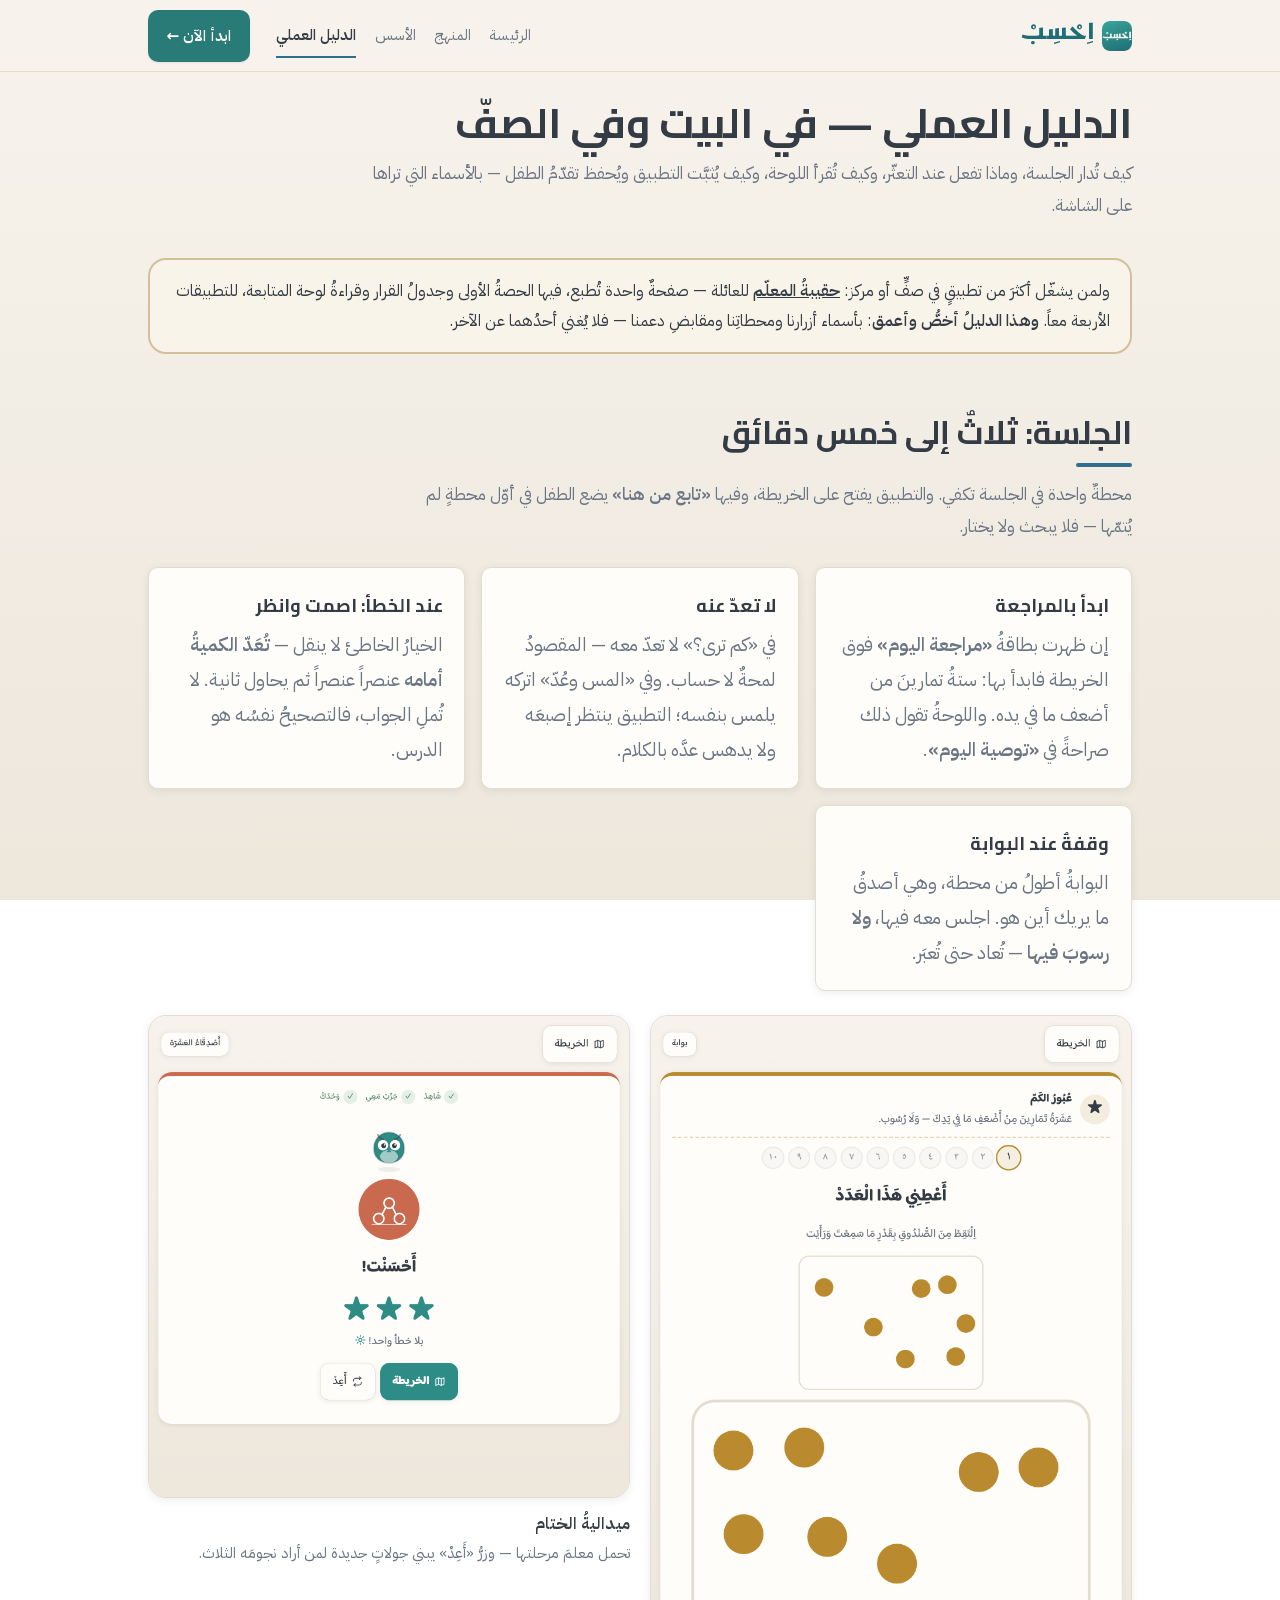
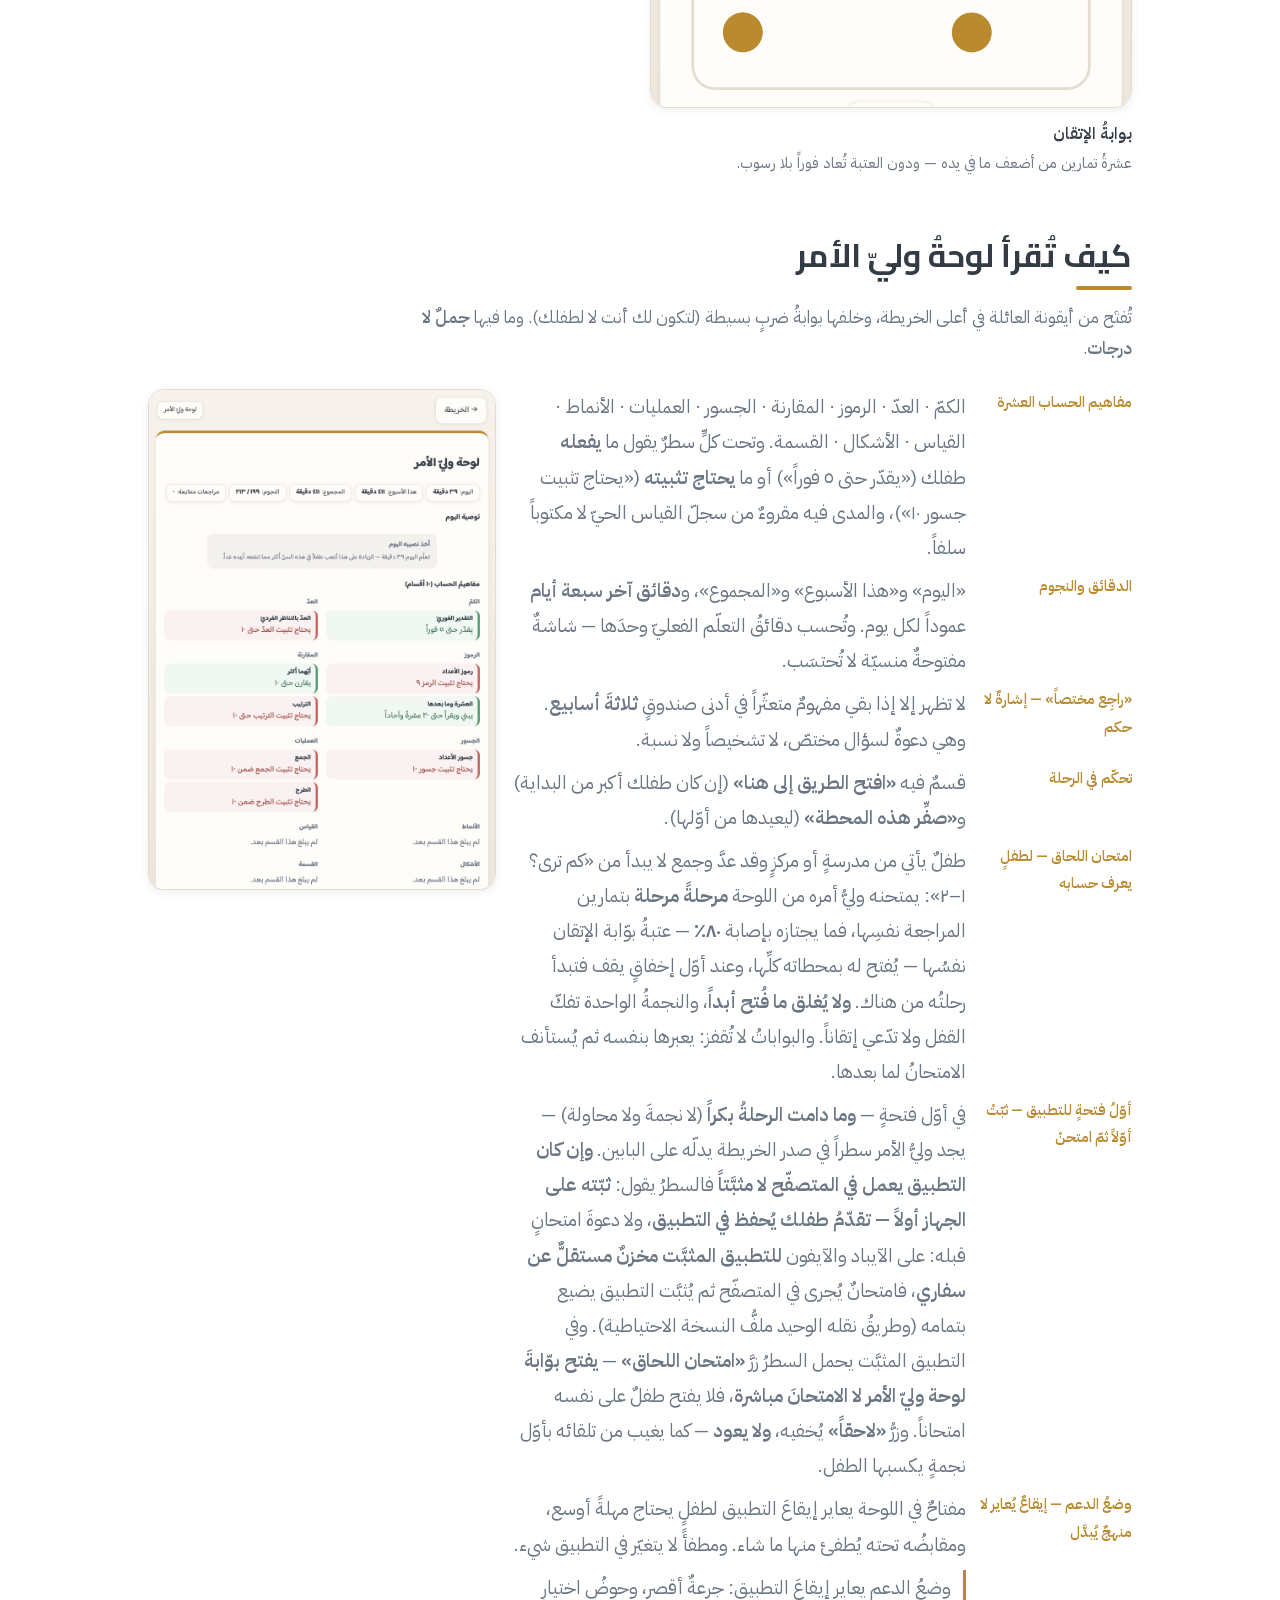
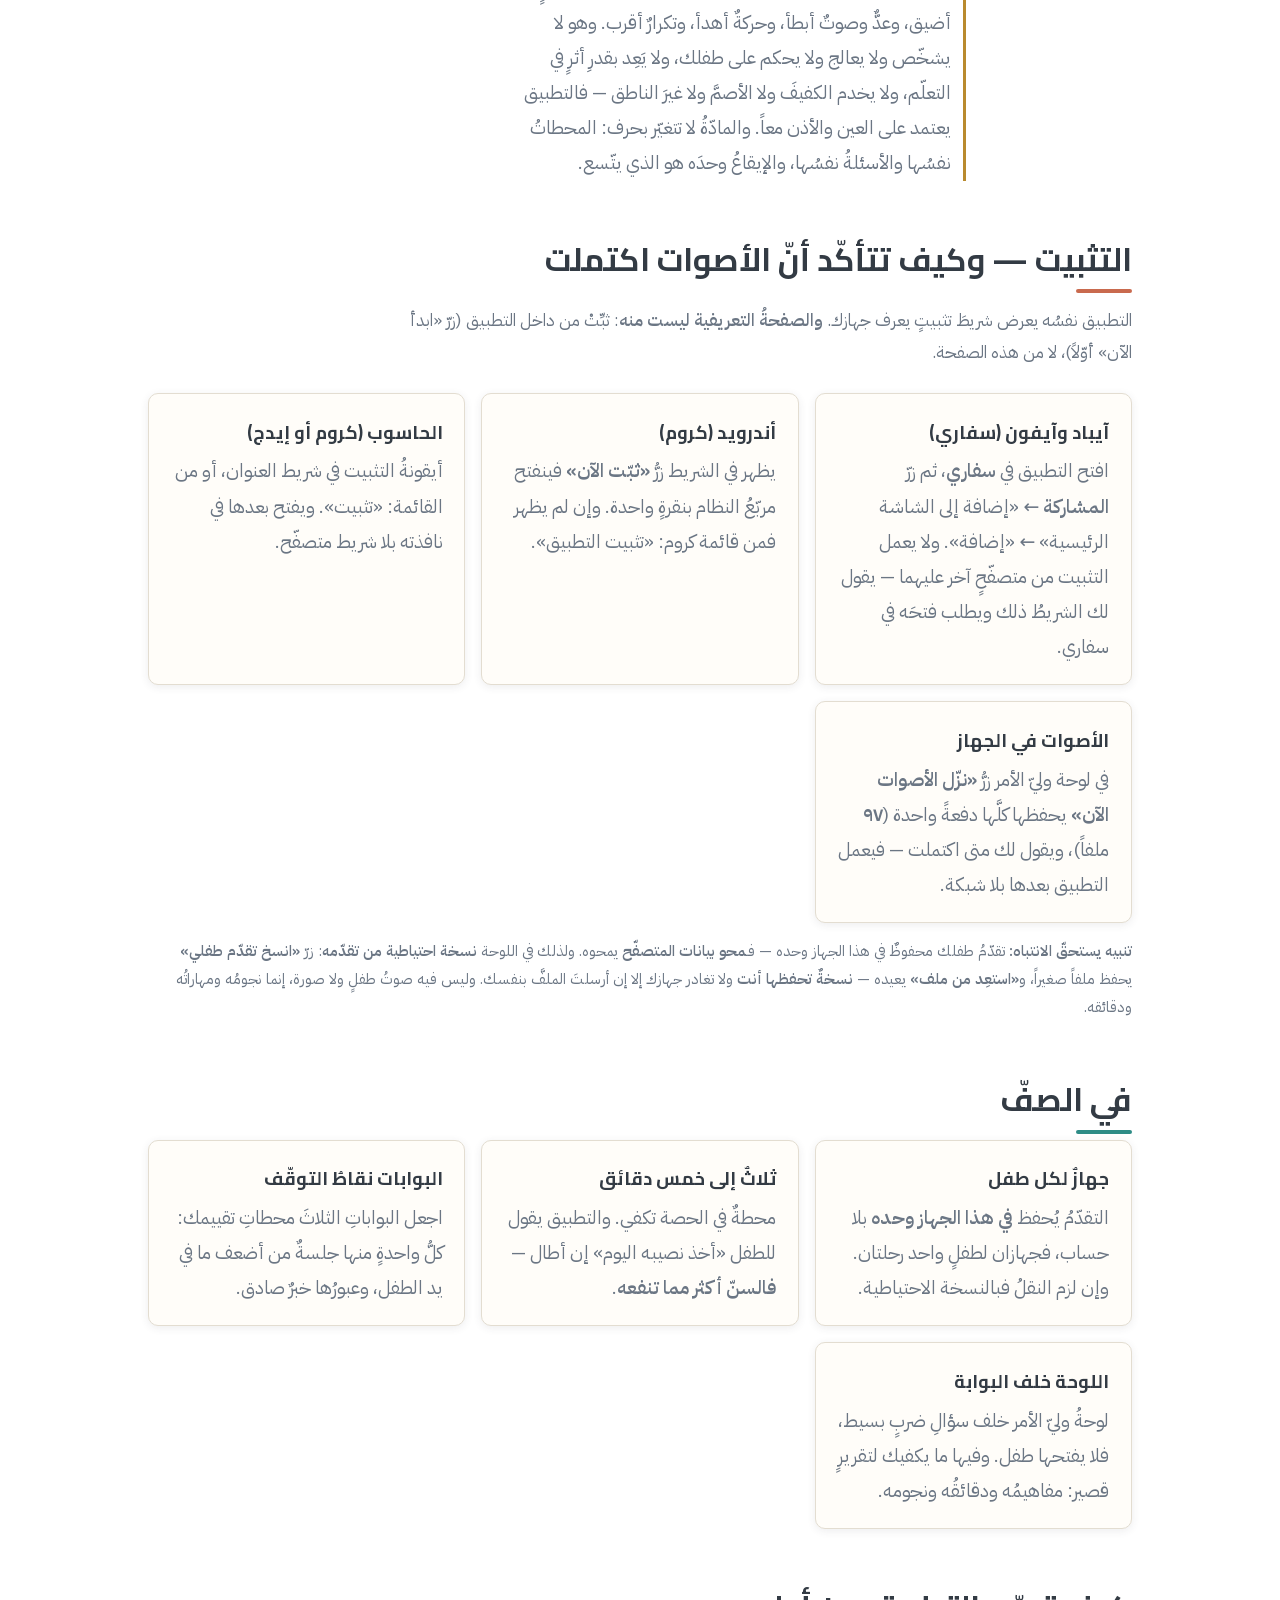
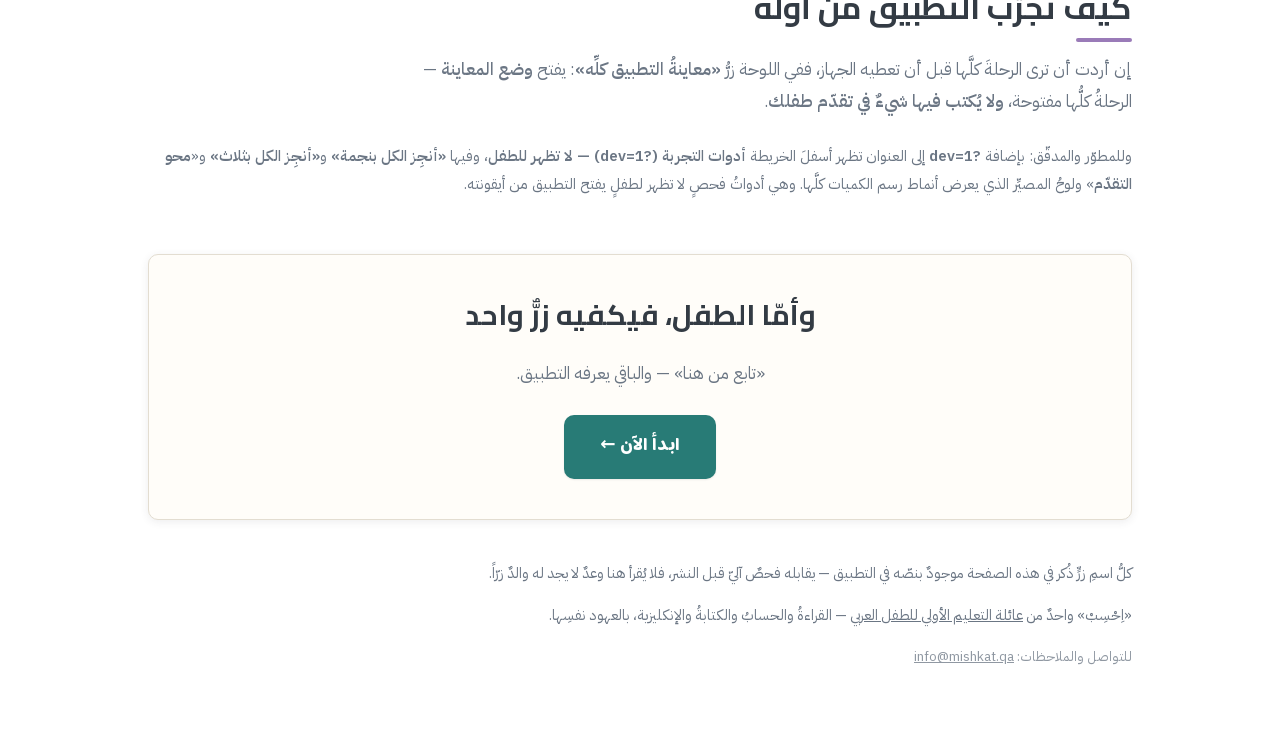
<file: app/welcome/guide.html>
<!doctype html>
<html lang="ar" dir="rtl">
  <head>
    <meta charset="utf-8" />
    <meta name="viewport" content="width=device-width, initial-scale=1, viewport-fit=cover" />
    <meta
      name="description"
      content="الدليل العملي لتطبيق «اِحْسِبْ»: كيف تكون الجلسة، وكيف تُقرأ لوحة وليّ الأمر، والتثبيت على الآيباد وأندرويد والحاسوب، وحفظ التقدّم واستعادته، وكيف تجرّب التطبيق من أوله."
    />
    <meta name="theme-color" content="#F7F3EC" />
    <meta name="theme-color" media="(prefers-color-scheme: dark)" content="#23282E" />
    <title>الدليل العملي — في البيت وفي الصفّ | اِحْسِبْ</title>
    <link rel="icon" href="../icons/icon-192.png" />
    <!--
      **الدليلُ لا يَعِد بما ليس في التطبيق**: كلُّ اسمِ زرٍّ مذكورٍ هنا يقابله
      `tools/test_welcome.mjs` بنصّه في شيفرة التطبيق — فلو غُيّر اسمٌ هناك احمرّ
      الفحصُ هنا قبل أن يقرأ والدٌ وعداً لا يجد له زرّاً.
    -->
    <link rel="stylesheet" href="../css/app.css" />
    <link rel="stylesheet" href="welcome.css?v=32" />
  </head>
  <body>
    <header class="w-top">
      <div class="w-top-in">
        <a class="w-top-brand" href="./"
          ><img src="../icons/icon-192.png" alt="" width="30" height="30" /><span
            class="brand"
            ><span class="brand-word">اِحْسِبْ</span></span
          ></a
        >
        <nav class="w-topnav" aria-label="صفحات المرجع">
          <a href="./">الرئيسة</a>
          <a href="curriculum.html">المنهج</a>
          <a href="method.html">الأسس</a>
          <a href="guide.html" aria-current="page">الدليل العملي</a>
          <a class="btn btn--primary" href="../">ابدأ الآن ←</a>
        </nav>
      </div>
    </header>

    <div class="w-wrap">
      <!-- ————— ترويسةُ المطبوع: عنوانُنا معروضٌ نصّاً — وهو الاستثناءُ الوحيد المعلَن —————
           سنّةُ العائلة: **لا عنوانَ شبكيّ صريح في نصٍّ يُقرأ** (أمرُ المالك، بلاغ
           `2026-08-17-no-bare-urls-in-text.md`) — نصُّ الرابط كلماتٌ تصفه والعنوانُ في
           `href` وحدَه. **وهذه ورقةٌ لا شاشة**: القاعدةُ نصُّها «في نصٍّ يُقرأ»، وهذه
           الترويسةُ `display:none` على الشاشة ولا قاعدةَ لها إلا داخل `@media print`،
           **والورقُ لا يُنقَر** — فمن طبع الدليلَ لمركزٍ يحتاج العنوانَ مكتوباً ليكتبه
           بيده، وحذفُه يقطع الورقةَ عن مصدرها. ويحرس بابُ `test_welcome` §١٢ أن يبقى
           **وحدَه** ولا يخرج إلى الشاشة. -->
      <div class="w-print-head">
        <img loading="lazy" src="../icons/icon-192.png" alt="" width="44" height="44" />
        <span class="w-print-brand brand"><span class="brand-word">اِحْسِبْ</span></span>
        <span class="w-print-title">الدليل العملي</span>
        <a class="w-print-url" href="https://calc.mishkat.qa/">calc.mishkat.qa</a>
      </div>

      <header class="w-head">
        <h1>الدليل العملي — في البيت وفي الصفّ</h1>
        <p class="w-lede">
          كيف تُدار الجلسة، وماذا تفعل عند التعثّر، وكيف تُقرأ اللوحة، وكيف
          يُثبَّت التطبيق ويُحفظ تقدّمُ الطفل — بالأسماء التي تراها على الشاشة.
        </p>
      </header>

      <!-- **بابٌ إلى حقيبة المعلّم** (بلاغ العائلة `2026-08-17-teacher-kit-link-and-whatsapp-form.md`
           — سؤالُ المالك: «من أين ينقر المعلّم ليطّلع على حقيبة المعلم؟»، والجوابُ كان
           ناقصاً: لا بابَ إليها من صفحات التطبيقات أصلاً).

           **والقاعدةُ: يُحال ولا يُنسَخ** — الحقيبةُ **عامّةٌ للأربعة** (حصةٌ أولى وجدولُ
           قرارٍ وقراءةُ لوحة، تُطبع صفحةً واحدة)، وهذا الدليلُ **خاصٌّ أعمق** (أسماءُ
           أزرارنا ومقابضُ دعمنا ومحطاتُنا). فنسخُ أحدهما في الآخر يفترق نصفاه بعد شهر.

           **وهو رابطُنا الخارجيُّ الثالث** — بالقاعدة نفسِها: `<a>` يُفتَح إن نُقر ولا
           يُجلَب منه بايتٌ عند الفتح. ويجرده `test_welcome` فلا يسقط في تحريرٍ لاحق. -->
      <aside class="w-band" id="teacher-kit">
        <p>
          ولمن يشغّل أكثرَ من تطبيقٍ في صفٍّ أو مركز:
          <a href="https://learn.mishkat.qa/teacher.html">حقيبةُ المعلّم</a> للعائلة —
          صفحةٌ واحدة تُطبع، فيها الحصةُ الأولى وجدولُ القرار وقراءةُ لوحة المتابعة،
          للتطبيقات الأربعة معاً. <b>وهذا الدليلُ أخصُّ وأعمق</b>: بأسماء أزرارنا
          ومحطاتِنا ومقابضِ دعمنا — فلا يُغني أحدُهما عن الآخر.
        </p>
      </aside>

      <!-- ————— الجلسة ————— -->

      <section class="w-section" id="session" style="--accent: var(--accent-quantity)">
        <h2>الجلسة: ثلاثٌ إلى خمس دقائق</h2>
        <p class="w-lede">
          محطةٌ واحدة في الجلسة تكفي. والتطبيق يفتح على الخريطة، وفيها
          <b>«تابع من هنا»</b> يضع الطفل في أوّل محطةٍ لم يُتمّها — فلا يبحث ولا
          يختار.
        </p>
        <div class="w-cards">
          <article class="w-card" style="--accent: var(--accent-quantity)">
            <h3>ابدأ بالمراجعة</h3>
            <p>
              إن ظهرت بطاقةُ <b>«مراجعة اليوم»</b> فوق الخريطة فابدأ بها: ستةُ
              تمارينَ من أضعف ما في يده. واللوحةُ تقول ذلك صراحةً في
              <b>«توصية اليوم»</b>.
            </p>
          </article>
          <article class="w-card" style="--accent: var(--accent-quantity)">
            <h3>لا تعدّ عنه</h3>
            <p>
              في «كم ترى؟» لا تعدّ معه — المقصودُ لمحةٌ لا حساب. وفي «المس وعُدّ»
              اتركه يلمس بنفسه؛ التطبيق ينتظر إصبعَه ولا يدهس عدَّه بالكلام.
            </p>
          </article>
          <article class="w-card" style="--accent: var(--accent-quantity)">
            <h3>عند الخطأ: اصمت وانظر</h3>
            <p>
              الخيارُ الخاطئ لا ينقل — <b>تُعَدّ الكميةُ أمامه</b> عنصراً عنصراً
              ثم يحاول ثانية. لا تُملِ الجواب، فالتصحيحُ نفسُه هو الدرس.
            </p>
          </article>
          <article class="w-card" style="--accent: var(--accent-quantity)">
            <h3>وقفةٌ عند البوابة</h3>
            <p>
              البوابةُ أطولُ من محطة، وهي أصدقُ ما يريك أين هو. اجلس معه فيها،
              <b>ولا رسوبَ فيها</b> — تُعاد حتى تُعبَر.
            </p>
          </article>
        </div>

        <!-- ما يراه الطفل في المنعطفين: بوابةُ الإتقان وختامُ المحطة بميداليته -->
        <div class="w-shots" style="margin-top: 1.5rem">
          <figure>
            <img
              loading="lazy"
              src="shots/gate.png"
              width="820"
              height="1180"
              alt="شاشة بوابة الإتقان: تمارينُ من أضعف مهارات مداها، ونقاطُ تقدّمٍ في أعلاها."
            />
            <figcaption>
              <b>بوابةُ الإتقان</b>
              عشرةُ تمارين من أضعف ما في يده — ودون العتبة تُعاد فوراً بلا رسوب.
            </figcaption>
          </figure>
          <figure>
            <img
              loading="lazy"
              src="shots/medal.png"
              width="820"
              height="821"
              alt="شاشة ختام المحطة: ميداليةٌ تحمل معلمَ المرحلة وثلاثُ نجوم."
            />
            <figcaption>
              <b>ميداليةُ الختام</b>
              تحمل معلمَ مرحلتها — وزرُّ «أَعِدْ» يبني جولاتٍ جديدة لمن أراد
              نجومَه الثلاث.
            </figcaption>
          </figure>
        </div>
      </section>

      <!-- ————— اللوحة ————— -->

      <section class="w-section" id="panel" style="--accent: var(--accent-gate)">
        <h2>كيف تُقرأ لوحةُ وليّ الأمر</h2>
        <p class="w-lede">
          تُفتَح من أيقونة العائلة في أعلى الخريطة، وخلفها بوابةُ ضربٍ بسيطة
          (لتكون لك أنت لا لطفلك). وما فيها <b>جملٌ لا درجات</b>.
        </p>
        <div class="w-pair">
          <div>
            <dl class="w-what">
              <div>
                <dt>مفاهيم الحساب العشرة</dt>
                <dd>
                  الكمّ · العدّ · الرموز · المقارنة · الجسور · العمليات ·
                  الأنماط · القياس · الأشكال · القسمة. وتحت كلٍّ سطرٌ يقول ما <b>يفعله</b> طفلك («يقدّر حتى
                  ٥ فوراً») أو ما <b>يحتاج تثبيته</b> («يحتاج تثبيت جسور ١٠»)،
                  والمدى فيه مقروءٌ من سجلّ القياس الحيّ لا مكتوباً سلفاً.
                </dd>
              </div>
              <div>
                <dt>الدقائق والنجوم</dt>
                <dd>
                  «اليوم» و«هذا الأسبوع» و«المجموع»، و<b>دقائق آخر سبعة أيام</b>
                  عموداً لكل يوم. وتُحسب دقائقُ التعلّم الفعليّ وحدَها — شاشةٌ
                  مفتوحةٌ منسيّة لا تُحتسَب.
                </dd>
              </div>
              <div>
                <dt>«راجِع مختصاً» — إشارةٌ لا حكم</dt>
                <dd>
                  لا تظهر إلا إذا بقي مفهومٌ متعثّراً في أدنى صندوقٍ
                  <b>ثلاثةَ أسابيع</b>. وهي دعوةٌ لسؤال مختصّ، لا تشخيصاً ولا
                  نسبة.
                </dd>
              </div>
              <div>
                <dt>تحكّم في الرحلة</dt>
                <dd>
                  قسمٌ فيه <b>«افتح الطريق إلى هنا»</b> (إن كان طفلك أكبر من
                  البداية) و<b>«صفِّر هذه المحطة»</b> (ليعيدها من أوّلها).
                </dd>
              </div>
              <div>
                <dt>امتحان اللحاق — لطفلٍ يعرف حسابه</dt>
                <dd>
                  طفلٌ يأتي من مدرسةٍ أو مركزٍ وقد عدَّ وجمع لا يبدأ من «كم ترى؟
                  ١–٢»: يمتحنه وليُّ أمره من اللوحة <b>مرحلةً مرحلة</b> بتمارين
                  المراجعة نفسِها، فما يجتازه بإصابة <b>٨٠٪</b> — عتبةُ بوّابة
                  الإتقان نفسُها — يُفتح له بمحطاته كلِّها، وعند أوّل إخفاقٍ
                  يقف فتبدأ رحلتُه من هناك. <b>ولا يُغلق ما فُتح أبداً</b>،
                  والنجمةُ الواحدة تفكّ القفل ولا تدّعي إتقاناً. والبواباتُ لا
                  تُقفز: يعبرها بنفسه ثم يُستأنف الامتحانُ لما بعدها.
                </dd>
              </div>
              <!-- بطاقةُ أول تشغيل (الجلسة د٣): والترتيبُ مقصود — التثبيتُ قبل
                   الامتحان، لأنّ المخزنين منفصلان على الآيباد والآيفون. -->
              <div>
                <dt>أوّلُ فتحةٍ للتطبيق — ثبّتْ أوّلاً ثمّ امتحنْ</dt>
                <dd>
                  في أوّل فتحةٍ — <b>وما دامت الرحلةُ بكراً</b> (لا نجمةَ ولا
                  محاولة) — يجد وليُّ الأمر سطراً في صدر الخريطة يدلّه على البابين.
                  <b>وإن كان التطبيق يعمل في المتصفّح لا مثبَّتاً</b> فالسطرُ
                  يقول: <b>ثبّته على الجهاز أولاً — تقدّمُ طفلك يُحفظ في التطبيق</b>،
                  ولا دعوةَ امتحانٍ قبله: على الآيباد والآيفون <b>للتطبيق المثبَّت
                  مخزنٌ مستقلٌّ عن سفاري</b>، فامتحانٌ يُجرى في المتصفّح ثم يُثبَّت
                  التطبيق يضيع بتمامه (وطريقُ نقله الوحيد ملفُّ النسخة الاحتياطية).
                  وفي التطبيق المثبَّت يحمل السطرُ زرَّ <b>«امتحان اللحاق»</b> —
                  <b>يفتح بوّابةَ لوحة وليّ الأمر لا الامتحانَ مباشرة</b>، فلا يفتح
                  طفلٌ على نفسه امتحاناً. وزرُّ <b>«لاحقاً»</b> يُخفيه، <b>ولا يعود</b>
                  — كما يغيب من تلقائه بأوّل نجمةٍ يكسبها الطفل.
                </dd>
              </div>
              <!-- سطرُ الوعد الصادق — نصُّه نصُّ `support.PROMISE` في اللوحة حرفاً
                   بحرف، يحرس تطابقَهما `tools/test_support.mjs`. -->
              <div>
                <dt>وضعُ الدعم — إيقاعٌ يُعاير لا منهجٌ يُبدَّل</dt>
                <dd>
                  مفتاحٌ في اللوحة يعاير إيقاعَ التطبيق لطفلٍ يحتاج مهلةً أوسع،
                  ومقابضُه تحته يُطفئ منها ما شاء. ومطفأً لا يتغيّر في التطبيق
                  شيء.
                  <span class="w-promise">وضعُ الدعم يعاير إيقاعَ التطبيق: جرعةٌ
                  أقصر، وحوضُ اختيارٍ أضيق، وعدٌّ وصوتٌ أبطأ، وحركةٌ أهدأ،
                  وتكرارٌ أقرب. وهو لا يشخّص ولا يعالج ولا يحكم على طفلك، ولا
                  يَعِد بقدرِ أثرٍ في التعلّم، ولا يخدم الكفيفَ ولا الأصمَّ ولا
                  غيرَ الناطق — فالتطبيق يعتمد على العين والأذن معاً. والمادّةُ
                  لا تتغيّر بحرف: المحطاتُ نفسُها والأسئلةُ نفسُها، والإيقاعُ
                  وحدَه هو الذي يتّسع.</span>
                </dd>
              </div>
            </dl>
          </div>
          <figure class="w-figure">
            <img
              loading="lazy"
              src="shots/parent.png"
              width="820"
              height="1180"
              alt="لوحة وليّ الأمر: مفاهيمُ الحساب السبعة ودقائقُ الأسبوع."
            />
          </figure>
        </div>
      </section>

      <!-- ————— التثبيت ————— -->

      <section class="w-section" id="install" style="--accent: var(--accent-bond)">
        <h2>التثبيت — وكيف تتأكّد أنّ الأصوات اكتملت</h2>
        <p class="w-lede">
          التطبيق نفسُه يعرض شريطَ تثبيتٍ يعرف جهازك.
          <b>والصفحةُ التعريفية ليست منه</b>: ثبِّتْ من داخل التطبيق (زرّ «ابدأ
          الآن» أوّلاً)، لا من هذه الصفحة.
        </p>
        <div class="w-cards">
          <article class="w-card" style="--accent: var(--accent-bond)">
            <h3>آيباد وآيفون (سفاري)</h3>
            <p>
              افتح التطبيق في <b>سفاري</b>، ثم زرّ <b>المشاركة</b> ← «إضافة إلى
              الشاشة الرئيسية» ← «إضافة». ولا يعمل التثبيت من متصفّحٍ آخر عليهما
              — يقول لك الشريطُ ذلك ويطلب فتحَه في سفاري.
            </p>
          </article>
          <article class="w-card" style="--accent: var(--accent-bond)">
            <h3>أندرويد (كروم)</h3>
            <p>
              يظهر في الشريط زرُّ <b>«ثبّت الآن»</b> فينفتح مربّعُ النظام بنقرةٍ
              واحدة. وإن لم يظهر فمن قائمة كروم: «تثبيت التطبيق».
            </p>
          </article>
          <article class="w-card" style="--accent: var(--accent-bond)">
            <h3>الحاسوب (كروم أو إيدج)</h3>
            <p>
              أيقونةُ التثبيت في شريط العنوان، أو من القائمة: «تثبيت». ويفتح
              بعدها في نافذته بلا شريط متصفّح.
            </p>
          </article>
          <article class="w-card" style="--accent: var(--accent-bond)">
            <h3>الأصوات في الجهاز</h3>
            <p>
              في لوحة وليّ الأمر زرُّ <b>«نزّل الأصوات الآن»</b> يحفظها كلَّها
              دفعةً واحدة (<b data-stat="audio">٩٧</b> ملفاً)، ويقول لك متى
              اكتملت — فيعمل التطبيق بعدها بلا شبكة.
            </p>
          </article>
        </div>
        <p class="w-under">
          <b>تنبيه يستحقّ الانتباه:</b> تقدّمُ طفلك محفوظٌ في هذا الجهاز وحده —
          فـ<b>محو بيانات المتصفّح</b> يمحوه. ولذلك في اللوحة
          <b>نسخة احتياطية من تقدّمه</b>: زرّ <b>«انسخ تقدّم طفلي»</b> يحفظ ملفاً
          صغيراً، و<b>«استعِد من ملف»</b> يعيده — <b>نسخةٌ تحفظها أنت</b> ولا
          تغادر جهازك إلا إن أرسلتَ الملفَّ بنفسك. وليس فيه صوتُ طفلٍ ولا صورة،
          إنما نجومُه ومهاراتُه ودقائقه.
        </p>
      </section>

      <!-- ————— في الصفّ ————— -->

      <section class="w-section" id="class" style="--accent: var(--accent-numeral)">
        <h2>في الصفّ</h2>
        <div class="w-cards">
          <article class="w-card" style="--accent: var(--accent-numeral)">
            <h3>جهازٌ لكل طفل</h3>
            <p>
              التقدّمُ يُحفظ <b>في هذا الجهاز وحده</b> بلا حساب، فجهازان لطفلٍ
              واحد رحلتان. وإن لزم النقلُ فبالنسخة الاحتياطية.
            </p>
          </article>
          <article class="w-card" style="--accent: var(--accent-numeral)">
            <h3>ثلاثٌ إلى خمس دقائق</h3>
            <p>
              محطةٌ في الحصة تكفي. والتطبيق يقول للطفل «أخذ نصيبه اليوم» إن
              أطال — <b>فالسنّ أكثر مما تنفعه</b>.
            </p>
          </article>
          <article class="w-card" style="--accent: var(--accent-numeral)">
            <h3>البوابات نقاطُ التوقّف</h3>
            <p>
              اجعل البواباتِ الثلاثَ محطاتِ تقييمك: كلُّ واحدةٍ منها جلسةٌ من
              أضعف ما في يد الطفل، وعبورُها خبرٌ صادق.
            </p>
          </article>
          <article class="w-card" style="--accent: var(--accent-numeral)">
            <h3>اللوحة خلف البوابة</h3>
            <p>
              لوحةُ وليّ الأمر خلف سؤالِ ضربٍ بسيط، فلا يفتحها طفل. وفيها ما
              يكفيك لتقريرٍ قصير: مفاهيمُه ودقائقُه ونجومه.
            </p>
          </article>
        </div>
      </section>

      <!-- ————— جرّب التطبيق ————— -->

      <section class="w-section" id="try" style="--accent: var(--accent-pattern)">
        <h2>كيف تجرّب التطبيق من أوله</h2>
        <p class="w-lede">
          إن أردت أن ترى الرحلةَ كلَّها قبل أن تعطيه الجهاز، ففي اللوحة زرُّ
          <b>«معاينةُ التطبيق كلِّه»</b>: يفتح
          <b>وضع المعاينة</b> — الرحلةُ كلُّها مفتوحة،
          <b>ولا يُكتب فيها شيءٌ في تقدّم طفلك</b>.
        </p>
        <p class="w-under">
          وللمطوّر والمدقّق: بإضافة <b>?dev=1</b> إلى العنوان تظهر أسفلَ الخريطة
          <b>أدوات التجربة (?dev=1) — لا تظهر للطفل</b>، وفيها
          <b>«أنجِز الكل بنجمة»</b> و<b>«أنجِز الكل بثلاث»</b> و«<b>محو التقدّم</b>» ولوحُ المصيِّر الذي يعرض أنماط رسم الكميات كلَّها. وهي
          أدواتُ فحصٍ لا تظهر لطفلٍ يفتح التطبيق من أيقونته.
        </p>
      </section>

      <div class="w-end">
        <h2 style="margin-top: 0">وأمّا الطفل، فيكفيه زرٌّ واحد</h2>
        <p class="w-lede" style="margin-inline: auto">
          «تابع من هنا» — والباقي يعرفه التطبيق.
        </p>
        <a class="btn btn--primary w-start" href="../">ابدأ الآن ←</a>
      </div>

      <footer class="w-foot">
        <p>
          كلُّ اسمِ زرٍّ ذُكر في هذه الصفحة موجودٌ بنصّه في التطبيق — يقابله فحصٌ
          آليّ قبل النشر، فلا يُقرأ هنا وعدٌ لا يجد له والدٌ زرّاً.
        </p>
        <p class="w-family">
          «اِحْسِبْ» واحدٌ من <a href="https://learn.mishkat.qa/">عائلة التعليم
          الأولي للطفل العربي</a> — القراءةُ والحسابُ والكتابةُ والإنكليزية،
          بالعهود نفسِها.
        </p>
        <p class="w-contact">
          للتواصل والملاحظات:
          <a href="mailto:info@mishkat.qa">info@mishkat.qa</a>
        </p>
      </footer>
    </div>
  </body>
</html>
</file>
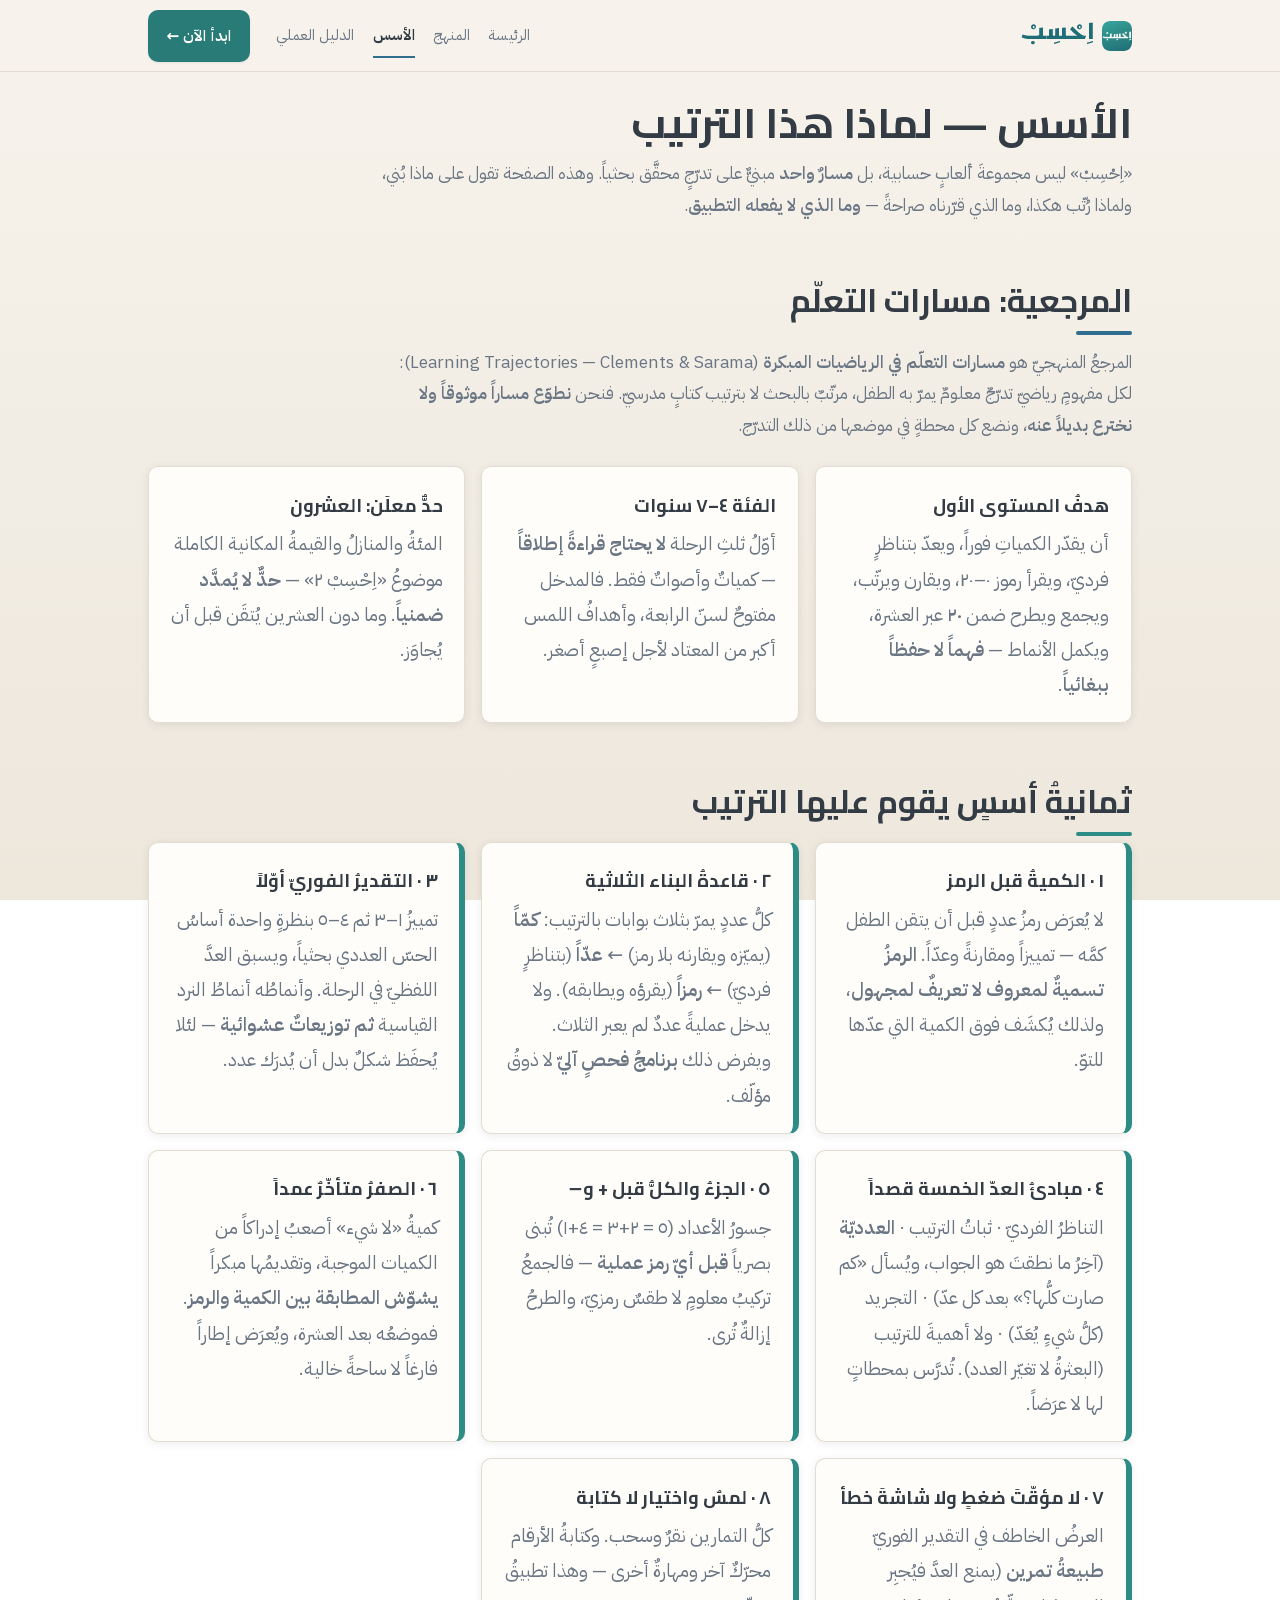
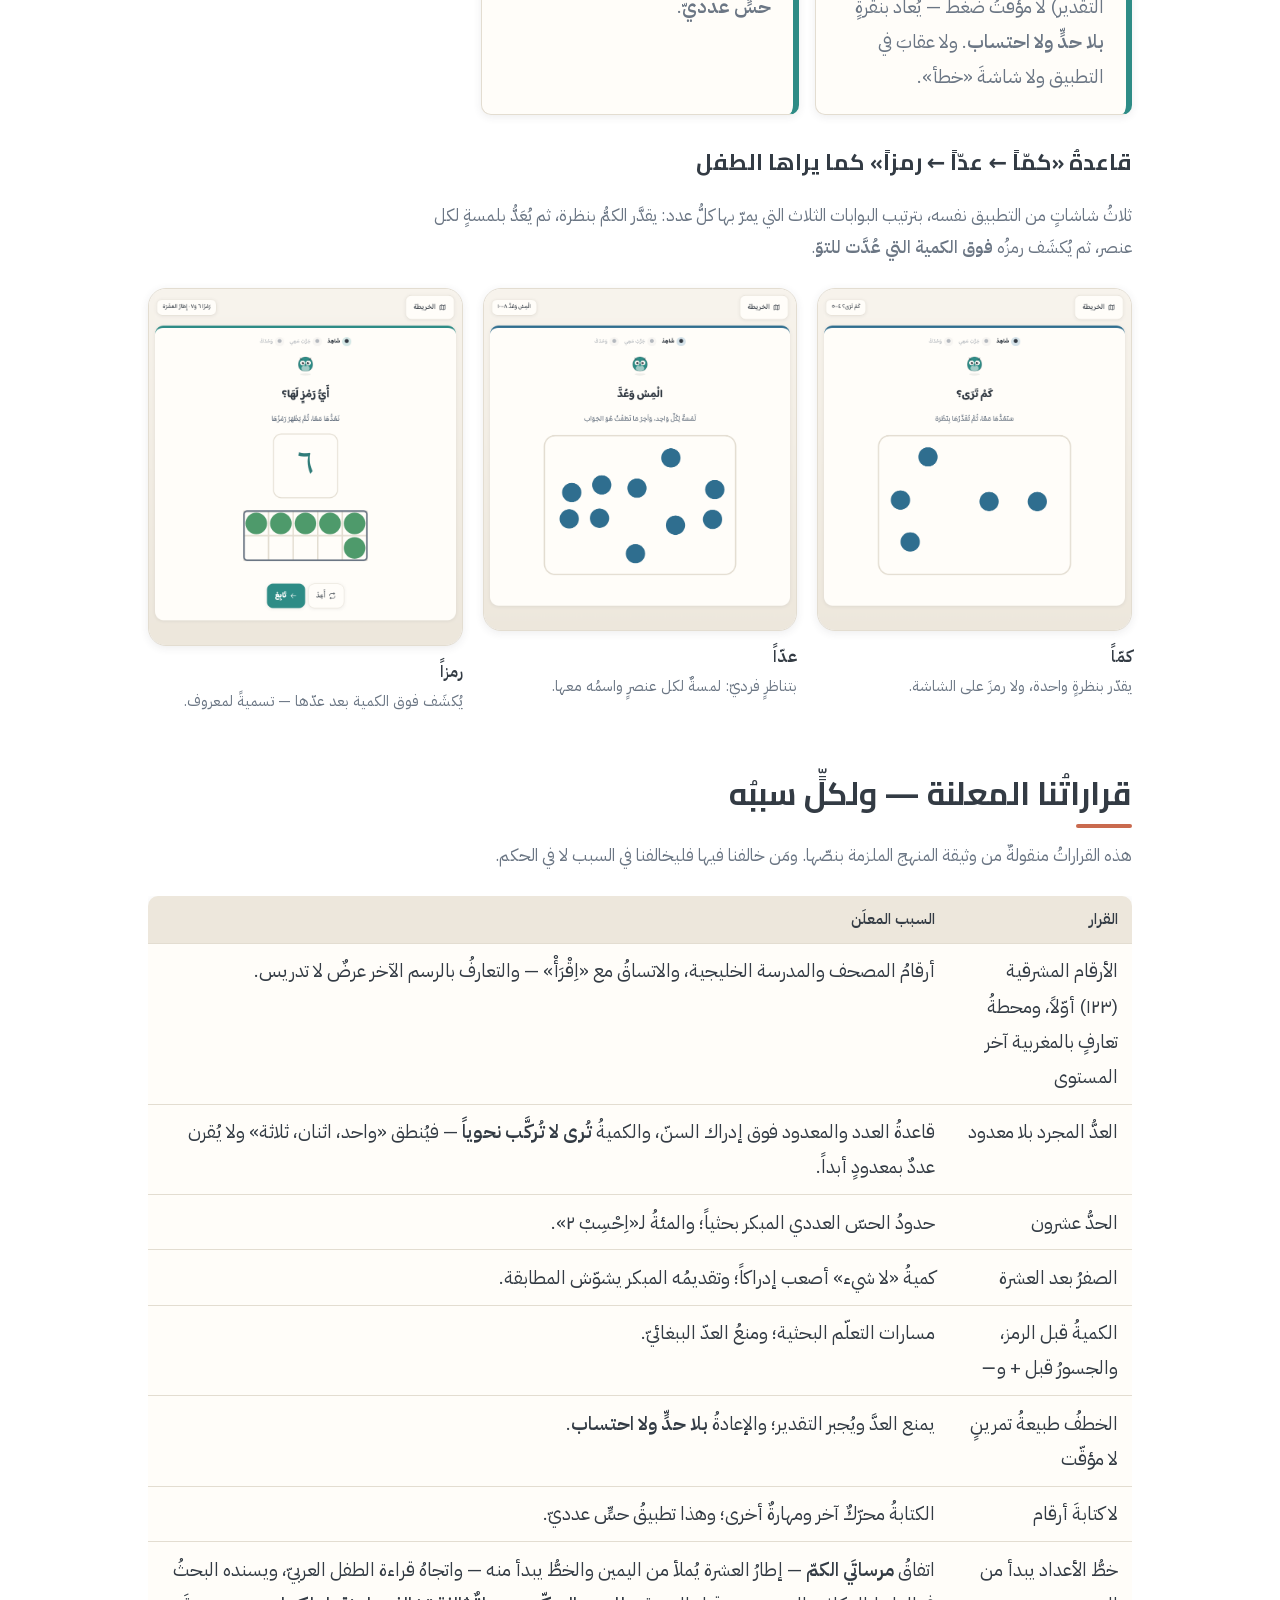
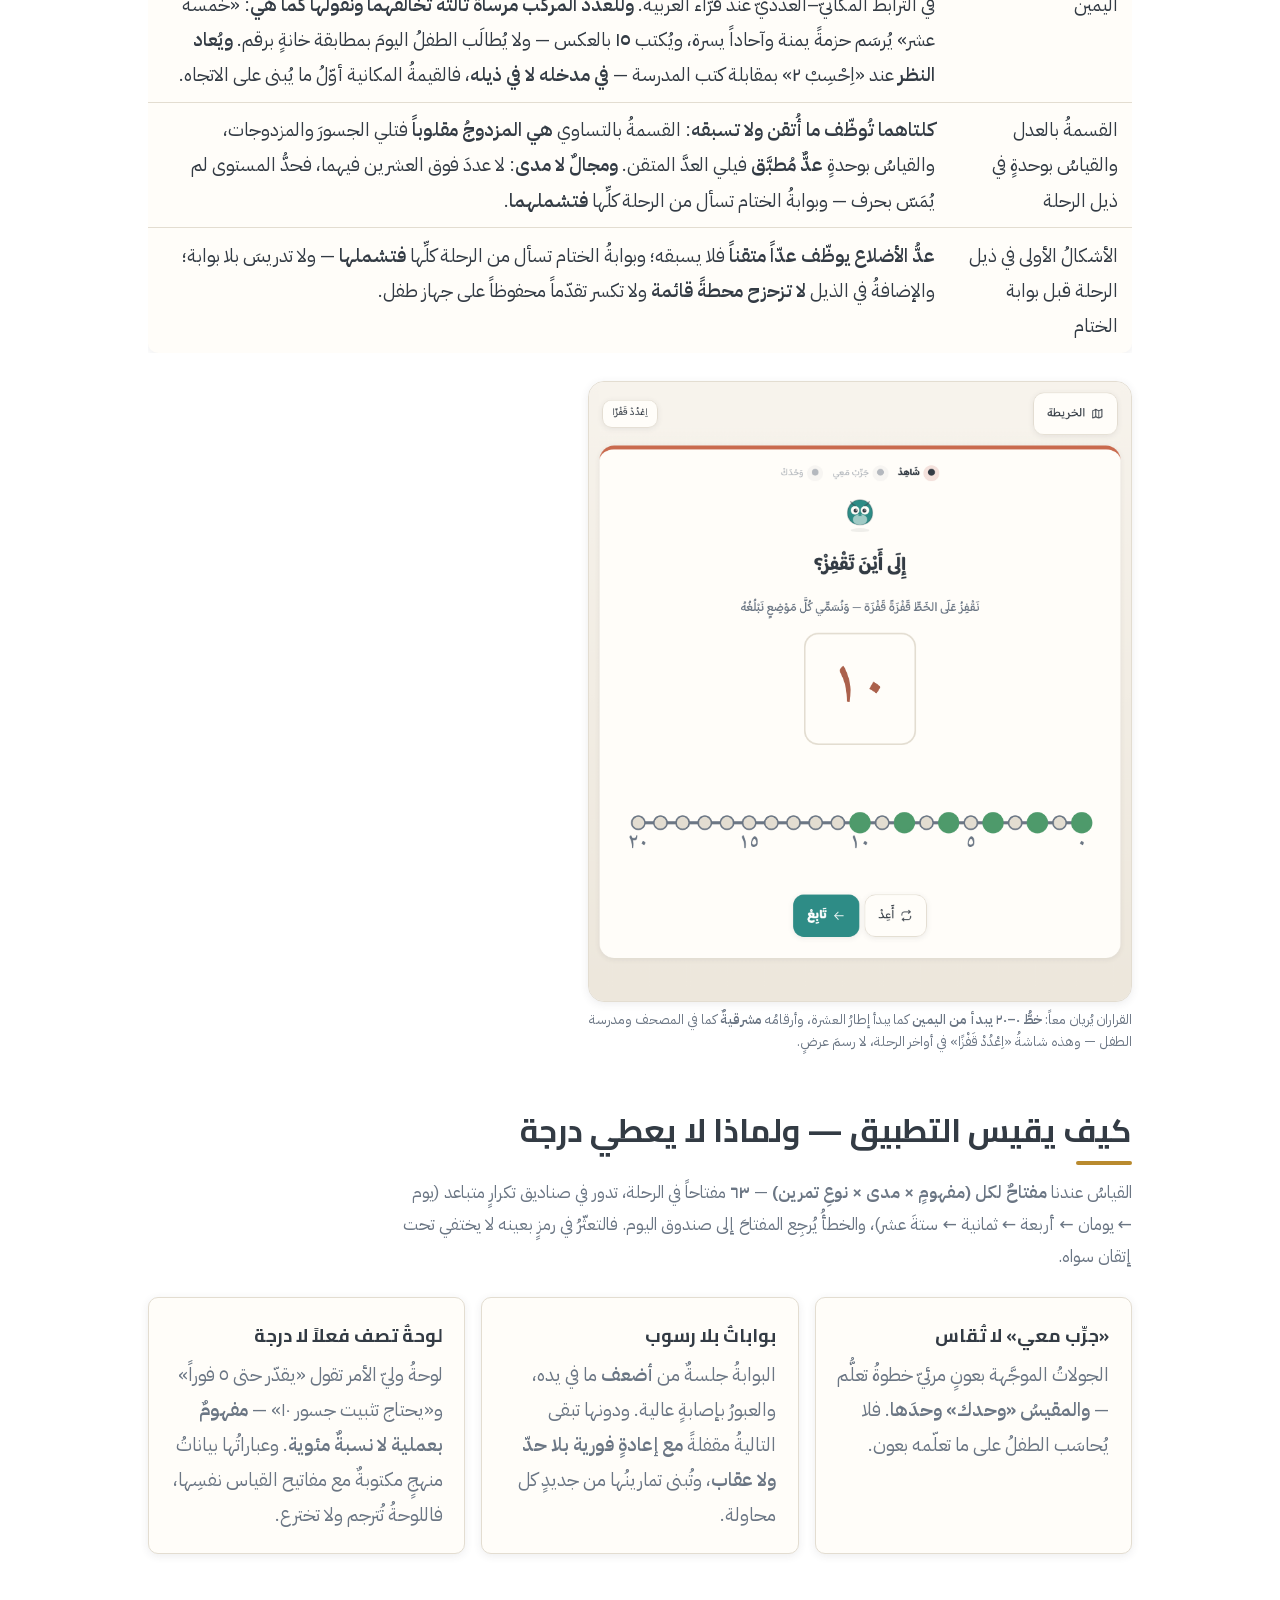
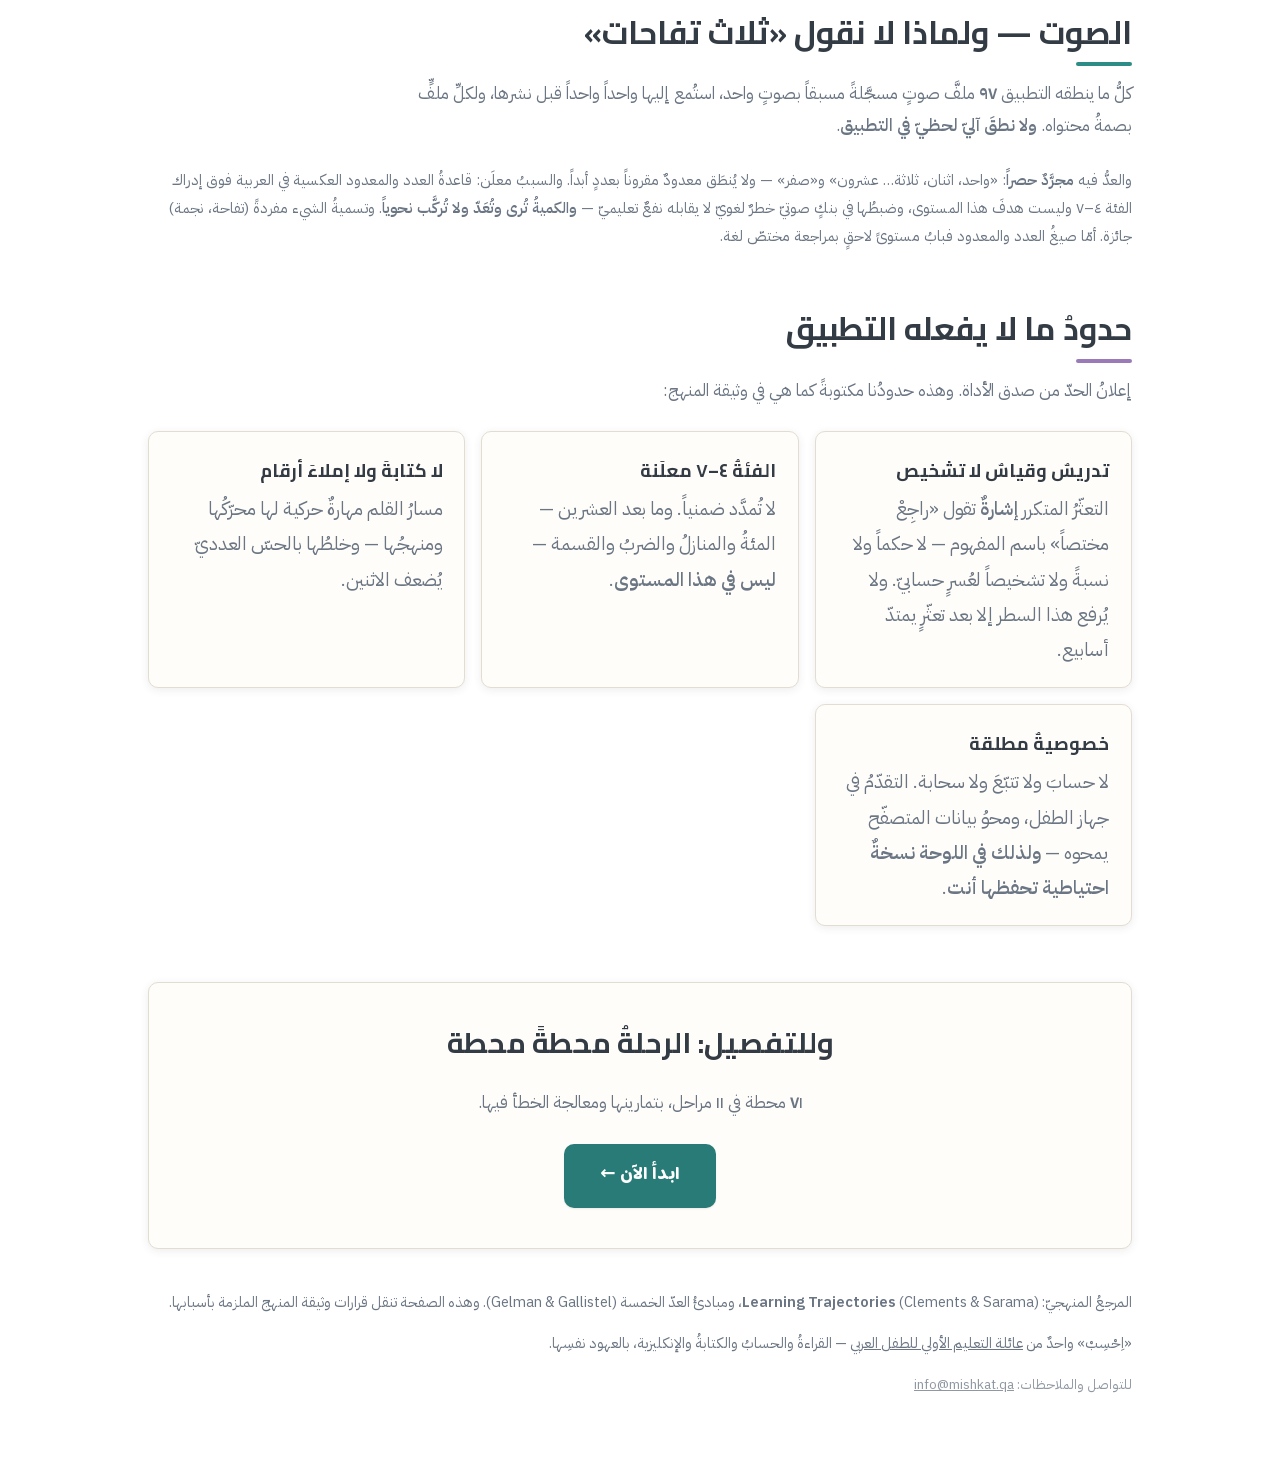
<file: app/welcome/method.html>
<!doctype html>
<html lang="ar" dir="rtl">
  <head>
    <meta charset="utf-8" />
    <meta name="viewport" content="width=device-width, initial-scale=1, viewport-fit=cover" />
    <meta
      name="description"
      content="أسس «اِحْسِبْ»: مسارات التعلّم، والكمية قبل الرمز، وقاعدة البناء الثلاثية، والتقدير الفوري قبل العدّ، والجسور قبل + و−، وقراراتُنا المعلنة بأسبابها، وحدودُ ما لا يفعله التطبيق."
    />
    <meta name="theme-color" content="#F7F3EC" />
    <meta name="theme-color" media="(prefers-color-scheme: dark)" content="#23282E" />
    <title>الأسس — لماذا هذا الترتيب | اِحْسِبْ</title>
    <link rel="icon" href="../icons/icon-192.png" />
    <!--
      **صفحةُ الأسس تنقل قراراتِ المنهج نصّاً بأسبابها** (`docs/METHOD.md §١٢`): كلُّ
      قرارٍ في الجدول أدناه مكتوبٌ في الوثيقة الملزمة بسببه المعلَن، وموضعُه هنا لأنّ
      مَن يدقّق منهجاً من حقّه أن يرى السبب لا الحكم وحدَه.
    -->
    <link rel="stylesheet" href="../css/app.css" />
    <link rel="stylesheet" href="welcome.css?v=32" />
  </head>
  <body>
    <header class="w-top">
      <div class="w-top-in">
        <a class="w-top-brand" href="./"
          ><img src="../icons/icon-192.png" alt="" width="30" height="30" /><span
            class="brand"
            ><span class="brand-word">اِحْسِبْ</span></span
          ></a
        >
        <nav class="w-topnav" aria-label="صفحات المرجع">
          <a href="./">الرئيسة</a>
          <a href="curriculum.html">المنهج</a>
          <a href="method.html" aria-current="page">الأسس</a>
          <a href="guide.html">الدليل العملي</a>
          <a class="btn btn--primary" href="../">ابدأ الآن ←</a>
        </nav>
      </div>
    </header>

    <div class="w-wrap">
      <!-- ————— ترويسةُ المطبوع: عنوانُنا معروضٌ نصّاً — وهو الاستثناءُ الوحيد المعلَن —————
           سنّةُ العائلة: **لا عنوانَ شبكيّ صريح في نصٍّ يُقرأ** (أمرُ المالك، بلاغ
           `2026-08-17-no-bare-urls-in-text.md`) — نصُّ الرابط كلماتٌ تصفه والعنوانُ في
           `href` وحدَه. **وهذه ورقةٌ لا شاشة**: القاعدةُ نصُّها «في نصٍّ يُقرأ»، وهذه
           الترويسةُ `display:none` على الشاشة ولا قاعدةَ لها إلا داخل `@media print`،
           **والورقُ لا يُنقَر** — فمن طبع الدليلَ لمركزٍ يحتاج العنوانَ مكتوباً ليكتبه
           بيده، وحذفُه يقطع الورقةَ عن مصدرها. ويحرس بابُ `test_welcome` §١٢ أن يبقى
           **وحدَه** ولا يخرج إلى الشاشة. -->
      <div class="w-print-head">
        <img loading="lazy" src="../icons/icon-192.png" alt="" width="44" height="44" />
        <span class="w-print-brand brand"><span class="brand-word">اِحْسِبْ</span></span>
        <span class="w-print-title">الأسس — لماذا هذا الترتيب</span>
        <a class="w-print-url" href="https://calc.mishkat.qa/">calc.mishkat.qa</a>
      </div>

      <header class="w-head">
        <h1>الأسس — لماذا هذا الترتيب</h1>
        <p class="w-lede">
          «اِحْسِبْ» ليس مجموعةَ ألعابٍ حسابية، بل <b>مسارٌ واحد</b> مبنيٌّ على
          تدرّجٍ محقَّق بحثياً. وهذه الصفحة تقول على ماذا بُني، ولماذا رُتّب هكذا،
          وما الذي قرّرناه صراحةً — <b>وما الذي لا يفعله التطبيق</b>.
        </p>
      </header>

      <!-- ————— المرجعية ————— -->

      <section class="w-section" id="trajectories" style="--accent: var(--accent-quantity)">
        <h2>المرجعية: مسارات التعلّم</h2>
        <p class="w-lede">
          المرجعُ المنهجيّ هو <b>مسارات التعلّم في الرياضيات المبكرة</b>
          (Learning Trajectories — Clements &amp; Sarama): لكل مفهومٍ رياضيّ
          تدرّجٌ معلومٌ يمرّ به الطفل، مرتّبٌ بالبحث لا بترتيب كتابٍ مدرسيّ. فنحن
          <b>نطوّع مساراً موثوقاً ولا نخترع بديلاً عنه</b>، ونضع كل محطةٍ في
          موضعها من ذلك التدرّج.
        </p>
        <div class="w-cards">
          <article class="w-card" style="--accent: var(--accent-quantity)">
            <h3>هدفُ المستوى الأول</h3>
            <p>
              أن يقدّر الكمياتِ فوراً، ويعدّ بتناظرٍ فرديّ، ويقرأ رموز ٠–٢٠،
              ويقارن ويرتّب، ويجمع ويطرح ضمن <b data-stat="max">٢٠</b> عبر
              العشرة، ويكمل الأنماط — <b>فهماً لا حفظاً ببغائياً</b>.
            </p>
          </article>
          <article class="w-card" style="--accent: var(--accent-quantity)">
            <h3>الفئة ٤–٧ سنوات</h3>
            <p>
              أوّلُ ثلثِ الرحلة <b>لا يحتاج قراءةً إطلاقاً</b> — كمياتٌ وأصواتٌ
              فقط. فالمدخل مفتوحٌ لسنّ الرابعة، وأهدافُ اللمس أكبر من المعتاد
              لأجل إصبعٍ أصغر.
            </p>
          </article>
          <article class="w-card" style="--accent: var(--accent-quantity)">
            <h3>حدٌّ معلَن: العشرون</h3>
            <p>
              المئةُ والمنازلُ والقيمةُ المكانية الكاملة موضوعُ «اِحْسِبْ ٢» —
              <b>حدٌّ لا يُمدَّد ضمنياً</b>. وما دون العشرين يُتقَن قبل أن
              يُجاوَز.
            </p>
          </article>
        </div>
      </section>

      <!-- ————— الأسس الثمانية ————— -->

      <section class="w-section" id="basis" style="--accent: var(--accent-numeral)">
        <h2>ثمانيةُ أسسٍ يقوم عليها الترتيب</h2>
        <div class="w-cards w-basis">
          <article class="w-card">
            <h3>١ · الكميةُ قبل الرمز</h3>
            <p>
              لا يُعرَض رمزُ عددٍ قبل أن يتقن الطفل كمَّه — تمييزاً ومقارنةً
              وعدّاً. <b>الرمزُ تسميةٌ لمعروف لا تعريفٌ لمجهول</b>، ولذلك
              يُكشَف فوق الكمية التي عدّها للتوّ.
            </p>
          </article>
          <article class="w-card">
            <h3>٢ · قاعدةُ البناء الثلاثية</h3>
            <p>
              كلُّ عددٍ يمرّ بثلاث بوابات بالترتيب: <b>كمّاً</b> (يميّزه ويقارنه
              بلا رمز) ← <b>عدّاً</b> (بتناظرٍ فرديّ) ← <b>رمزاً</b> (يقرؤه
              ويطابقه). ولا يدخل عمليةً عددٌ لم يعبر الثلاث. ويفرض ذلك
              <b>برنامجُ فحصٍ آليّ</b> لا ذوقُ مؤلّف.
            </p>
          </article>
          <article class="w-card">
            <h3>٣ · التقديرُ الفوريّ أوّلاً</h3>
            <p>
              تمييزُ ١–٣ ثم ٤–٥ بنظرةٍ واحدة أساسُ الحسّ العددي بحثياً، ويسبق
              العدَّ اللفظيّ في الرحلة. وأنماطُه أنماطُ النرد القياسية
              <b>ثم توزيعاتٌ عشوائية</b> — لئلا يُحفَظ شكلٌ بدل أن يُدرَك عدد.
            </p>
          </article>
          <article class="w-card">
            <h3>٤ · مبادئُ العدّ الخمسة قصداً</h3>
            <p>
              التناظرُ الفرديّ · ثباتُ الترتيب · <b>العدديّة</b> (آخِرُ ما نطقتَ
              هو الجواب، ويُسأل «كم صارت كلُّها؟» بعد كل عدّ) · التجريد (كلُّ
              شيءٍ يُعَدّ) · ولا أهميةَ للترتيب (البعثرةُ لا تغيّر العدد).
              تُدرَّس بمحطاتٍ لها لا عرَضاً.
            </p>
          </article>
          <article class="w-card">
            <h3>٥ · الجزءُ والكلُّ قبل + و−</h3>
            <p>
              جسورُ الأعداد (٥ = ٢+٣ = ٤+١) تُبنى بصرياً <b>قبل أيّ رمز
              عملية</b> — فالجمعُ تركيبُ معلومٍ لا طقسٌ رمزيّ، والطرحُ إزالةٌ
              تُرى.
            </p>
          </article>
          <article class="w-card">
            <h3>٦ · الصفرُ متأخّرٌ عمداً</h3>
            <p>
              كميةُ «لا شيء» أصعبُ إدراكاً من الكميات الموجبة، وتقديمُها مبكراً
              <b>يشوّش المطابقة بين الكمية والرمز</b>. فموضعُه بعد العشرة، ويُعرَض
              إطاراً فارغاً لا ساحةً خالية.
            </p>
          </article>
          <article class="w-card">
            <h3>٧ · لا مؤقّتَ ضغطٍ ولا شاشةَ خطأ</h3>
            <p>
              العرضُ الخاطف في التقدير الفوريّ <b>طبيعةُ تمرين</b> (يمنع العدَّ
              فيُجبِر التقدير) لا مؤقّتُ ضغط — يُعاد بنقرةٍ
              <b>بلا حدٍّ ولا احتساب</b>. ولا عقابَ في التطبيق ولا شاشةَ «خطأ».
            </p>
          </article>
          <article class="w-card">
            <h3>٨ · لمسٌ واختيار لا كتابة</h3>
            <p>
              كلُّ التمارين نقرٌ وسحب. وكتابةُ الأرقام محرّكٌ آخر ومهارةٌ أخرى —
              وهذا تطبيقُ <b>حسٍّ عدديّ</b>.
            </p>
          </article>
        </div>

        <!-- قاعدةُ البناء الثلاثية (الأساس ٢) بلقطاتها الثلاث من الشاشات نفسِها -->
        <h3 style="margin-top: 2rem">قاعدةُ «كمّاً ← عدّاً ← رمزاً» كما يراها الطفل</h3>
        <p class="w-lede">
          ثلاثُ شاشاتٍ من التطبيق نفسه، بترتيب البوابات الثلاث التي يمرّ بها كلُّ
          عدد: يقدَّر الكمُّ بنظرة، ثم يُعَدُّ بلمسةٍ لكل عنصر، ثم يُكشَف رمزُه
          <b>فوق الكمية التي عُدَّت للتوّ</b>.
        </p>
        <div class="w-shots">
          <figure>
            <img
              loading="lazy"
              src="shots/subitize.png"
              width="820"
              height="895"
              alt="شاشة «كَمْ تَرَى؟»: كميةٌ تُعرَض عرضاً خاطفاً وتُقدَّر بنظرة — بلا رمز."
            />
            <figcaption><b>كمّاً</b> يقدّر بنظرةٍ واحدة، ولا رمزَ على الشاشة.</figcaption>
          </figure>
          <figure>
            <img
              loading="lazy"
              src="shots/count.png"
              width="820"
              height="895"
              alt="شاشة «الْمِسْ وَعُدَّ»: كميةٌ مبعثرة، ولمسةٌ لكل عنصر — بلا رمز."
            />
            <figcaption><b>عدّاً</b> بتناظرٍ فرديّ: لمسةٌ لكل عنصرٍ واسمُه معها.</figcaption>
          </figure>
          <figure>
            <img
              loading="lazy"
              src="shots/numeral.png"
              width="820"
              height="934"
              alt="محطة الرموز: كميةٌ معدودة في إطار العشرة، ورمزُها ٦ مكشوفٌ فوقها."
            />
            <figcaption><b>رمزاً</b> يُكشَف فوق الكمية بعد عدّها — تسميةً لمعروف.</figcaption>
          </figure>
        </div>
      </section>

      <!-- ————— القرارات المعلنة ————— -->

      <section class="w-section" id="decisions" style="--accent: var(--accent-bond)">
        <h2>قراراتُنا المعلنة — ولكلٍّ سببُه</h2>
        <p class="w-lede">
          هذه القراراتُ منقولةٌ من وثيقة المنهج الملزمة بنصّها. ومَن خالفنا فيها
          فليخالفنا في السبب لا في الحكم.
        </p>
        <div class="w-scroll">
          <table class="w-table">
            <thead>
              <tr>
                <th>القرار</th>
                <th>السبب المعلَن</th>
              </tr>
            </thead>
            <tbody>
              <tr>
                <td>الأرقام المشرقية (١٢٣) أوّلاً، ومحطةُ تعارفٍ بالمغربية آخر المستوى</td>
                <td>
                  أرقامُ المصحف والمدرسة الخليجية، والاتساقُ مع «اِقْرَأْ» —
                  والتعارفُ بالرسم الآخر عرضٌ لا تدريس.
                </td>
              </tr>
              <tr>
                <td>العدُّ المجرد بلا معدود</td>
                <td>
                  قاعدةُ العدد والمعدود فوق إدراك السنّ، والكميةُ
                  <b>تُرى لا تُركَّب نحوياً</b> — فيُنطق «واحد، اثنان، ثلاثة»
                  ولا يُقرن عددٌ بمعدودٍ أبداً.
                </td>
              </tr>
              <tr>
                <td>الحدُّ عشرون</td>
                <td>حدودُ الحسّ العددي المبكر بحثياً؛ والمئةُ لـ«اِحْسِبْ ٢».</td>
              </tr>
              <tr>
                <td>الصفرُ بعد العشرة</td>
                <td>
                  كميةُ «لا شيء» أصعب إدراكاً؛ وتقديمُه المبكر يشوّش المطابقة.
                </td>
              </tr>
              <tr>
                <td>الكميةُ قبل الرمز، والجسورُ قبل + و−</td>
                <td>مسارات التعلّم البحثية؛ ومنعُ العدّ الببغائيّ.</td>
              </tr>
              <tr>
                <td>الخطفُ طبيعةُ تمرينٍ لا مؤقّت</td>
                <td>
                  يمنع العدَّ ويُجبر التقدير؛ والإعادةُ
                  <b>بلا حدٍّ ولا احتساب</b>.
                </td>
              </tr>
              <tr>
                <td>لا كتابةَ أرقام</td>
                <td>
                  الكتابةُ محرّكٌ آخر ومهارةٌ أخرى؛ وهذا تطبيقُ حسٍّ عدديّ.
                </td>
              </tr>
              <tr>
                <td>خطُّ الأعداد يبدأ من اليمين</td>
                <td>
                  اتفاقُ <b>مرساتَي الكمّ</b> — إطارُ العشرة يُملأ من اليمين
                  والخطُّ يبدأ منه — واتجاهُ قراءة الطفل العربيّ، ويسنده البحثُ في
                  الترابط المكانيّ–العدديّ عند قرّاء العربية. <b>وللعدد المركّب
                  مرساةٌ ثالثة تخالفهما ونقولها كما هي</b>: «خمسةَ عشر» يُرسَم
                  حزمةً يمنة وآحاداً يسرة، ويُكتب <b>١٥</b> بالعكس — ولا يُطالَب
                  الطفلُ اليومَ بمطابقة خانةٍ برقم. <b>ويُعاد النظر</b> عند
                  «اِحْسِبْ ٢» بمقابلة كتب المدرسة — <b>في مدخله لا في ذيله</b>،
                  فالقيمةُ المكانية أوّلُ ما يُبنى على الاتجاه.
                </td>
              </tr>
              <tr>
                <td>القسمةُ بالعدل والقياسُ بوحدةٍ في ذيل الرحلة</td>
                <td>
                  <b>كلتاهما تُوظّف ما أُتقن ولا تسبقه</b>: القسمةُ بالتساوي
                  <b>هي المزدوجُ مقلوباً</b> فتلي الجسورَ والمزدوجات، والقياسُ
                  بوحدةٍ <b>عدٌّ مُطبَّق</b> فيلي العدَّ المتقن. <b>ومجالٌ لا مدى</b>:
                  لا عددَ فوق العشرين فيهما، فحدُّ المستوى لم يُمَسّ بحرف —
                  وبوابةُ الختام تسأل من الرحلة كلِّها <b>فتشملهما</b>.
                </td>
              </tr>
              <tr>
                <td>الأشكالُ الأولى في ذيل الرحلة قبل بوابة الختام</td>
                <td>
                  <b>عدُّ الأضلاع يوظّف عدّاً متقناً</b> فلا يسبقه؛ وبوابةُ الختام
                  تسأل من الرحلة كلِّها <b>فتشملها</b> — ولا تدريسَ بلا بوابة؛
                  والإضافةُ في الذيل <b>لا تزحزح محطةً قائمة</b> ولا تكسر تقدّماً
                  محفوظاً على جهاز طفل.
                </td>
              </tr>
            </tbody>
          </table>
        </div>

        <!-- قرارُ «الخطُّ يبدأ من اليمين» بلقطته: خطُّ ٠–٢٠ من شاشة العدّ القفزيّ -->
        <figure class="w-figure" style="max-width: 34rem">
          <img
            loading="lazy"
            src="shots/skip.png"
            width="820"
            height="936"
            alt="شاشة «اِعْدُدْ قَفْزًا»: خطُّ الأعداد من صفر إلى عشرين يبدأ من اليمين، ومواقعُ القفزات مضاءةٌ عليه."
          />
          <figcaption>
            القراران يُريان معاً: <b>خطُّ ٠–٢٠ يبدأ من اليمين</b> كما يبدأ إطارُ
            العشرة، وأرقامُه <b>مشرقيةٌ</b> كما في المصحف ومدرسة الطفل — وهذه
            شاشةُ «اِعْدُدْ قَفْزًا» في أواخر الرحلة، لا رسمَ عرضٍ.
          </figcaption>
        </figure>
      </section>

      <!-- ————— القياس ————— -->

      <section class="w-section" id="assessment" style="--accent: var(--accent-gate)">
        <h2>كيف يقيس التطبيق — ولماذا لا يعطي درجة</h2>
        <p class="w-lede">
          القياسُ عندنا <b>مفتاحٌ لكل (مفهومٍ × مدى × نوعِ تمرين)</b> —
          <b data-stat="skills">٦٣</b> مفتاحاً في الرحلة، تدور في صناديق
          تكرارٍ متباعد (يوم ← يومان ← أربعة ← ثمانية ← ستةَ عشر)، والخطأُ يُرجِع
          المفتاحَ إلى صندوق اليوم. فالتعثّرُ في رمزٍ بعينه لا يختفي تحت إتقان
          سواه.
        </p>
        <div class="w-cards">
          <article class="w-card" style="--accent: var(--accent-gate)">
            <h3>«جرِّب معي» لا تُقاس</h3>
            <p>
              الجولاتُ الموجَّهة بعونٍ مرئيّ خطوةُ تعلُّم — <b>والمقيسُ «وحدك»
              وحدَها</b>. فلا يُحاسَب الطفلُ على ما تعلّمه بعون.
            </p>
          </article>
          <article class="w-card" style="--accent: var(--accent-gate)">
            <h3>بواباتٌ بلا رسوب</h3>
            <p>
              البوابةُ جلسةٌ من <b>أضعف</b> ما في يده، والعبورُ بإصابةٍ عالية.
              ودونها تبقى التاليةُ مقفلةً <b>مع إعادةٍ فورية بلا حدّ ولا عقاب</b>،
              وتُبنى تمارينُها من جديدٍ كل محاولة.
            </p>
          </article>
          <article class="w-card" style="--accent: var(--accent-gate)">
            <h3>لوحةٌ تصف فعلاً لا درجة</h3>
            <p>
              لوحةُ وليّ الأمر تقول «يقدّر حتى ٥ فوراً» و«يحتاج تثبيت جسور ١٠» —
              <b>مفهومٌ بعملية لا نسبةٌ مئوية</b>. وعباراتُها بياناتُ منهجٍ
              مكتوبةٌ مع مفاتيح القياس نفسِها، فاللوحةُ تُترجم ولا تخترع.
            </p>
          </article>
        </div>
      </section>

      <!-- ————— الصوت ————— -->

      <section class="w-section" id="voice" style="--accent: var(--accent-numeral)">
        <h2>الصوت — ولماذا لا نقول «ثلاث تفاحات»</h2>
        <p class="w-lede">
          كلُّ ما ينطقه التطبيق <b data-stat="audio">٩٧</b> ملفَّ صوتٍ مسجَّلةً
          مسبقاً بصوتٍ واحد، استُمع إليها واحداً واحداً قبل نشرها، ولكلِّ ملفٍّ
          بصمةُ محتواه. <b>ولا نطقَ آليّ لحظيّ في التطبيق</b>.
        </p>
        <p class="w-under">
          والعدُّ فيه <b>مجرَّدٌ حصراً</b>: «واحد، اثنان، ثلاثة… عشرون» و«صفر» —
          ولا يُنطَق معدودٌ مقروناً بعددٍ أبداً. والسببُ معلَن: قاعدةُ العدد
          والمعدود العكسية في العربية فوق إدراك الفئة ٤–٧ وليست هدفَ هذا
          المستوى، وضبطُها في بنكٍ صوتيّ خطرٌ لغويّ لا يقابله نفعٌ تعليميّ —
          <b>والكميةُ تُرى وتُعَدّ ولا تُركَّب نحوياً</b>. وتسميةُ الشيء مفردةً
          (تفاحة، نجمة) جائزة. أمّا صيغُ العدد والمعدود فبابُ مستوىً لاحقٍ
          بمراجعة مختصّ لغة.
        </p>
      </section>

      <!-- ————— الحدود ————— -->

      <section class="w-section" id="limits" style="--accent: var(--accent-pattern)">
        <h2>حدودُ ما لا يفعله التطبيق</h2>
        <p class="w-lede">
          إعلانُ الحدّ من صدق الأداة. وهذه حدودُنا مكتوبةً كما هي في وثيقة
          المنهج:
        </p>
        <div class="w-cards">
          <article class="w-card" style="--accent: var(--accent-pattern)">
            <h3>تدريسٌ وقياسٌ لا تشخيص</h3>
            <p>
              التعثّرُ المتكرر <b>إشارةٌ</b> تقول «راجِعْ مختصاً» باسم المفهوم —
              لا حكماً ولا نسبةً ولا تشخيصاً لعُسرٍ حسابيّ. ولا يُرفع هذا السطر
              إلا بعد تعثّرٍ يمتدّ أسابيع.
            </p>
          </article>
          <article class="w-card" style="--accent: var(--accent-pattern)">
            <h3>الفئةُ ٤–٧ معلَنة</h3>
            <p>
              لا تُمدَّد ضمنياً. وما بعد العشرين — المئةُ والمنازلُ والضربُ
              والقسمة — <b>ليس في هذا المستوى</b>.
            </p>
          </article>
          <article class="w-card" style="--accent: var(--accent-pattern)">
            <h3>لا كتابةَ ولا إملاءَ أرقام</h3>
            <p>
              مسارُ القلم مهارةٌ حركية لها محرّكُها ومنهجُها — وخلطُها بالحسّ
              العدديّ يُضعف الاثنين.
            </p>
          </article>
          <article class="w-card" style="--accent: var(--accent-pattern)">
            <h3>خصوصيةٌ مطلقة</h3>
            <p>
              لا حسابَ ولا تتبّعَ ولا سحابة. التقدّمُ في جهاز الطفل، ومحوُ بيانات
              المتصفّح يمحوه — <b>ولذلك في اللوحة نسخةٌ احتياطية تحفظها أنت</b>.
            </p>
          </article>
        </div>
      </section>

      <div class="w-end">
        <h2 style="margin-top: 0">وللتفصيل: الرحلةُ محطةً محطة</h2>
        <p class="w-lede" style="margin-inline: auto">
          <b data-stat="nodes">٧١</b> محطة في
          <b data-stat="stages">١١</b> مراحل، بتمارينها ومعالجة الخطأ فيها.
        </p>
        <a class="btn btn--primary w-start" href="../">ابدأ الآن ←</a>
      </div>

      <footer class="w-foot">
        <p>
          المرجعُ المنهجيّ: <b>Learning Trajectories</b> (Clements &amp; Sarama)،
          ومبادئُ العدّ الخمسة (Gelman &amp; Gallistel). وهذه الصفحة تنقل قرارات
          وثيقة المنهج الملزمة بأسبابها.
        </p>
        <p class="w-family">
          «اِحْسِبْ» واحدٌ من <a href="https://learn.mishkat.qa/">عائلة التعليم
          الأولي للطفل العربي</a> — القراءةُ والحسابُ والكتابةُ والإنكليزية،
          بالعهود نفسِها.
        </p>
        <p class="w-contact">
          للتواصل والملاحظات:
          <a href="mailto:info@mishkat.qa">info@mishkat.qa</a>
        </p>
      </footer>
    </div>
  </body>
</html>
</file>
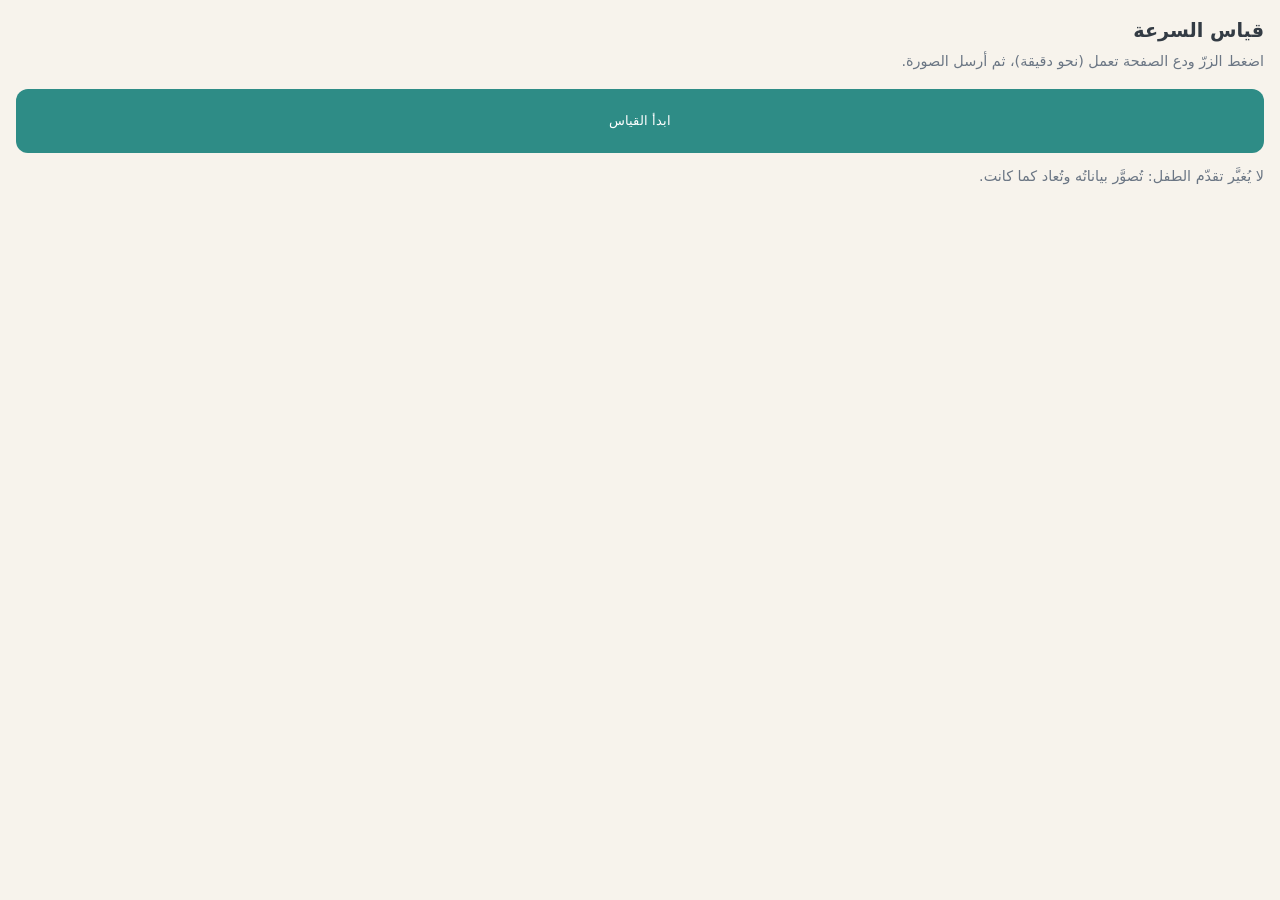
<file: app/welcome/perf-check.html>
<!doctype html>
<html lang="ar" dir="rtl">
  <head>
    <meta charset="utf-8" />
    <meta name="viewport" content="width=device-width, initial-scale=1" />
    <title>قياس السرعة — اِحْسِبْ</title>
    <!--
      **صفحةُ قياسٍ لا صفحةُ عرض** — منقولةٌ من «اِقْرَأْ» ومكيَّفة (الجلسة ٩): هناك
      وُلدت من بلاغ ميدانٍ في البطء، وهنا تدخل **قبل** أن يجيء بلاغٌ مثله — فجمهورُنا
      أصغرُ سنّاً وأجهزتُه هي هي.

      المبدأ: **لا يُصلَح ما لم يُقَس** — وقد كلّفنا التخمينُ اليومَ جولاتٍ ضائعة. فهذه
      تُفتَح على الجهاز البطيء نفسِه فتقول بالأرقام **أين** يذهب الوقت: الإقلاع، وبناءُ
      كل شاشة، وأولُ صوتٍ بعد النقرة، وكتابةُ التقدّم، وثِقَلُ الشجرة المرسومة.

      وثلاثةُ قيودٍ فيها مقصودة:
        ١) **لا تمسّ تقدّمَ الطفلة**: تُصوَّر الذاكرةُ المحلّية قبل القياس وتُعاد بعده
           حرفاً بحرف — فلا نجمةَ تُكتب ولا محطةَ تُفتح بسبب قياس.
        ٢) **لا تنقر جواباً**: تتنقّل وتُسمِع فحسب، فلا تُسجَّل مهارةٌ ولا يُفسَد ليتنر.
        ٣) **موضعُها `welcome/`**: عاملُ الخدمة يستثني هذا المسار من الاعتراض، فلا
           يبتلعها ردُّ التنقّل ولا تُخزَّن نسخةٌ قديمة منها على جهازٍ بطيء.
    -->
    <style>
      body {
        margin: 0;
        padding: 1rem;
        font: 16px/1.6 -apple-system, system-ui, sans-serif;
        background: #F7F3EC;
        color: #333B44;
      }
      h1 { font-size: 1.2rem; margin: 0 0 .2rem; }
      p.sub { margin: 0 0 1rem; color: #6B7684; font-size: .9rem; }
      button {
        display: block;
        width: 100%;
        min-height: 4rem;
        font: 700 1.2rem/1.4 inherit;
        color: #fff;
        background: #2E8C86;
        border: 0;
        border-radius: 12px;
      }
      button[disabled] { opacity: .5; }
      table { width: 100%; border-collapse: collapse; margin-top: 1.25rem; font-size: .95rem; }
      th, td { text-align: start; padding: .5rem .4rem; border-bottom: 1px solid #E3DDD1; }
      th { color: #6B7684; font-weight: 600; }
      td.ms { font-weight: 700; font-variant-numeric: tabular-nums; white-space: nowrap; }
      .ok { color: #1f7a4d; }
      .mid { color: #b8860b; }
      .bad { color: #b3261e; }
      pre {
        white-space: pre-wrap;
        word-break: break-word;
        background: #FFFDF9;
        border: 1px solid #E3DDD1;
        border-radius: 10px;
        padding: .7rem;
        font-size: .78rem;
        margin-top: 1rem;
      }
      iframe { width: 390px; height: 700px; border: 0; position: absolute; left: -9999px; top: 0; }
      #note { margin-top: .75rem; font-size: .9rem; color: #6B7684; }
    </style>
  </head>
  <body>
    <h1>قياس السرعة</h1>
    <p class="sub">اضغط الزرّ ودع الصفحة تعمل (نحو دقيقة)، ثم أرسل الصورة.</p>

    <button id="go">ابدأ القياس</button>
    <p id="note">لا يُغيَّر تقدّم الطفل: تُصوَّر بياناتُه وتُعاد كما كانت.</p>

    <table id="out" hidden>
      <thead>
        <tr><th>ما قيس</th><th>الزمن</th><th>ملاحظة</th></tr>
      </thead>
      <tbody></tbody>
    </table>

    <pre id="env" hidden></pre>

    <script>
      var $ = function (s) { return document.querySelector(s); };
      var rows = $('#out').querySelector('tbody');
      var plays = [];          // [{ at, key }] لحظاتُ نداء التشغيل داخل التطبيق

      function ms(n) { return Math.round(n) + ' م.ث'; }

      /** حكمٌ بالعين على الرقم: أخضر مقبول، أصفر محسوس، أحمر بطيء. */
      function grade(v, good, bad) {
        return v <= good ? 'ok' : (v <= bad ? 'mid' : 'bad');
      }

      function row(label, value, cls, note) {
        var tr = document.createElement('tr');
        var a = document.createElement('td'); a.textContent = label;
        var b = document.createElement('td'); b.className = 'ms ' + (cls || ''); b.textContent = value;
        var c = document.createElement('td'); c.textContent = note || '';
        tr.append(a, b, c); rows.append(tr); $('#out').hidden = false;
      }

      function sleep(msec) { return new Promise(function (r) { setTimeout(r, msec); }); }

      /** انتظارٌ حتى يصدق شرط — بمهلة، ويعود بالزمن المستغرق (أو -1 إن لم يصدق). */
      async function waitFor(test, limit) {
        var t0 = performance.now();
        for (;;) {
          try { if (test()) return performance.now() - t0; } catch (e) { /* الإطار يُبنى بعد */ }
          if (performance.now() - t0 > (limit || 8000)) return -1;
          await sleep(16);
        }
      }

      // ————— صيانةُ تقدّم الطفل: صورةٌ قبل، وإعادةٌ بعد —————
      function snapshot() {
        var keep = {};
        for (var i = 0; i < localStorage.length; i++) {
          var k = localStorage.key(i);
          keep[k] = localStorage.getItem(k);
        }
        return keep;
      }

      /** **لا يُمسَح المخزن ثم يُعاد**: بينهما لحظةٌ لو انقطع فيها القياس — إغلاقُ لسان
       *  أو نفادُ ذاكرة — ضاع تقدّمُ الطفل كلُّه. فيُحذف ما استُحدث وحدَه، ويُعاد ما
       *  تبدّل وحدَه، ولا يُمسّ ما لم يتغيّر. */
      function restore(keep) {
        for (var i = localStorage.length - 1; i >= 0; i--) {
          var k = localStorage.key(i);
          if (!Object.prototype.hasOwnProperty.call(keep, k)) localStorage.removeItem(k);
        }
        for (var key in keep) if (Object.prototype.hasOwnProperty.call(keep, key)) {
          if (localStorage.getItem(key) !== keep[key]) localStorage.setItem(key, keep[key]);
        }
      }

      async function run() {
        $('#go').disabled = true;
        $('#go').textContent = 'يقيس…';
        var keep = snapshot();

        var frame = document.createElement('iframe');
        document.body.append(frame);

        // ١) الإقلاع: من طلب الصفحة إلى ظهور أول محطة على الخريطة
        var t0 = performance.now();
        frame.src = '../index.html';
        await new Promise(function (r) { frame.addEventListener('load', r, { once: true }); });
        var loadMs = performance.now() - t0;
        var win = frame.contentWindow;
        var doc = frame.contentDocument;

        // مراقبةُ نداء التشغيل: نلتقط اللحظة التي يطلب فيها التطبيقُ صوتاً
        var NativeAudio = win.Audio;
        win.Audio = function (src) {
          var el = new NativeAudio(src);
          var play = el.play.bind(el);
          el.play = function () { plays.push({ at: performance.now(), src: el.src }); return play(); };
          return el;
        };

        var mapMs = await waitFor(function () { return doc.querySelector('.station'); }, 15000);
        row('إقلاع التطبيق حتى الخريطة', ms(loadMs + Math.max(0, mapMs)),
          grade(loadMs + mapMs, 1200, 2500), 'من طلب الصفحة إلى أول محطة');

        var stations = doc.querySelectorAll('.station').length;
        var nodes = doc.querySelectorAll('*').length;
        row('ثِقَلُ الخريطة', nodes + ' عنصراً', grade(nodes, 1500, 4000), stations + ' محطة');

        // ٢) بناءُ الشاشات: «تابع من هنا» ثم العودة، ثم لوحةُ الوالد إن فُتحت
        var cont = doc.querySelector('.continue');
        if (cont) {
          var t1 = performance.now();
          cont.click();
          var screenMs = await waitFor(function () {
            return doc.querySelector('.station-screen, .gate, .screen-card');
          }, 12000);
          var built = performance.now() - t1;
          row('فتحُ «تابع من هنا»', screenMs < 0 ? 'لم تظهر' : ms(built),
            screenMs < 0 ? 'bad' : grade(built, 400, 1000), 'نقرة ← شاشةٌ مرسومة');
          row('ثِقَلُ تلك الشاشة', doc.querySelectorAll('*').length + ' عنصراً',
            grade(doc.querySelectorAll('*').length, 1200, 3000), '');

          /* ٣) أولُ صوتٍ بعد فتح المحطة: **لا زرَّ سماعٍ في «اِحْسِبْ»** — خطوةُ
             «شاهِدْ» تنطق من تلقائها، فيُقاس ما بين النقرة وأوّلِ طلبِ تشغيل. وهو
             أصدقُ ما يقيس ما تسمعه الأذنُ أول ما تُفتح الشاشة. */
          var got = await waitFor(function () { return plays.length > 0; }, 8000);
          row('أولُ صوتٍ بعد فتح المحطة', got < 0 ? 'لم يُطلَب' : ms(plays[0].at - t1),
            got < 0 ? 'bad' : grade(plays[0].at - t1, 900, 2000), 'من النقرة إلى طلب التشغيل');

          var t3 = performance.now();
          win.location.hash = '#/';
          var backMs = await waitFor(function () { return doc.querySelector('.station'); }, 12000);
          row('العودة إلى الخريطة', backMs < 0 ? 'لم تعد' : ms(performance.now() - t3),
            backMs < 0 ? 'bad' : grade(performance.now() - t3, 400, 1000), 'إعادةُ رسم الخريطة كاملة');
        } else {
          row('فتحُ شاشة', 'لا زرّ «تابع»', '', 'خريطةٌ بلا هدفٍ تالٍ');
        }

        // ٤) كتابةُ التقدّم: هل تُثقِل الكتابةُ المتزامنة كلَّ تفاعل؟
        var probe = JSON.stringify({ pad: new Array(2000).join('x') });
        var t4 = performance.now();
        for (var i = 0; i < 100; i++) {
          win.localStorage.setItem('__perf', probe);
          win.localStorage.getItem('__perf');
        }
        var each = (performance.now() - t4) / 100;
        win.localStorage.removeItem('__perf');
        row('كتابةُ التقدّم (لكل مرّة)', each.toFixed(2) + ' م.ث',
          grade(each, 1, 4), '١٠٠ دورة كتابة/قراءة');

        // ٥) المخزون: هل الصوتُ كلُّه على الجهاز فعلاً؟ **والمتوقَّعُ يُحسب من بيانه**
        //    لا يُكتب رقماً هنا — فدفعةُ صوتٍ جديدة لا تُكذّب هذا القياس.
        var expected = 0;
        try {
          var vers = await (await fetch('../audio/versions.json')).json();
          expected = Object.keys(vers).length;
        } catch (e) { /* بلا بيان: يبقى المتوقَّع صفراً فلا نحكم */ }

        try {
          var names = await win.caches.keys();
          var audio = names.filter(function (n) { return n.indexOf('ihsib-audio') === 0; })[0];
          if (audio) {
            var stored = (await (await win.caches.open(audio)).keys()).length;
            var full = expected && stored >= expected;
            row('الأصوات المخزونة', stored + (expected ? ' من ' + expected : '') + ' ملفاً',
              full ? 'ok' : (stored > 0 ? 'mid' : 'bad'),
              full ? 'تامّ — يعمل دون إنترنت'
                   : 'ناقصٌ ' + (expected - stored) + ' ملفاً — كلٌّ منها يُجلَب عند سماعه');
          } else {
            row('الأصوات المخزونة', 'لا مخزن', 'bad', 'لم يُثبَّت عاملُ الخدمة بعد');
          }

          // **أيُّ نسخةٍ من عامل الخدمة على الجهاز فعلاً؟** اسمُ مخزن القشرة يحملها،
          // فبه نعرف: أوصل الإصلاحُ إلى الجهاز أم ما زال على نسخةٍ قديمة لا شفاء فيها؟
          var shell = names.filter(function (n) { return n.indexOf('ihsib-shell') === 0; })[0];
          row('نسخةُ عامل الخدمة', shell ? shell.replace('ihsib-shell-', '') : 'لا قشرة',
            shell ? '' : 'bad', shell ? 'المثبَّتة على هذا الجهاز' : 'لم يُثبَّت بعد');
        } catch (e) { row('الأصوات المخزونة', 'تعذّر', '', String(e)); }

        // ٦) **حصةُ التخزين**: هل امتلأت فيفشل الخزن صامتاً؟ — وهو الاحتمال الذي لا
        //    يُفرَّق بينه وبين «لم يصل الإصلاح» إلا بهذا الرقم.
        try {
          var est = await navigator.storage.estimate();
          var used = Math.round((est.usage || 0) / 1048576);
          var cap = Math.round((est.quota || 0) / 1048576);
          var pct = cap ? Math.round(used * 100 / cap) : 0;
          row('حصةُ التخزين', used + ' / ' + cap + ' م.ب',
            pct < 70 ? 'ok' : (pct < 90 ? 'mid' : 'bad'),
            pct >= 90 ? 'ممتلئة — الخزنُ يفشل صامتاً' : 'المستعمَل ' + pct + '٪ من المتاح');
        } catch (e) { row('حصةُ التخزين', 'غير متاحة', '', String(e)); }

        restore(keep);
        frame.remove();

        /* ٧) **صفحاتُ التعريف نفسُها** (الجلسة ١٠): صارت تحمل سبعَ عشرةَ لقطةً بعد
           الجلسة و — فمن يفتحها على شبكةِ معلّمٍ بطيئة يدفع ثمنَها، ولا نعرف كم هو
           إلا بقياس. **والمقيسُ ما يُدفَع عند الفتح**: الصورُ تحت الطيّة مؤجَّلةٌ
           (`loading="lazy"`) فلا تدخل الحساب — وذاك عينُ ما يراه الزائر أوّلَ لحظة. */
        var PAGES = [
          ['الرئيسة', './index.html'], ['المنهج', './curriculum.html'],
          ['الأسس', './method.html'], ['الدليل', './guide.html'],
        ];
        for (var p = 0; p < PAGES.length; p++) {
          var sheet = document.createElement('iframe');
          document.body.append(sheet);
          var tp = performance.now();
          sheet.src = PAGES[p][1];
          /* eslint-disable no-loop-func */
          await new Promise(function (r) { sheet.addEventListener('load', r, { once: true }); });
          var openMs = performance.now() - tp;
          var sw2 = sheet.contentWindow;
          var res = sw2.performance.getEntriesByType('resource');
          var navEntry = sw2.performance.getEntriesByType('navigation')[0] || {};
          var bytes = (navEntry.encodedBodySize || 0);
          for (var r2 = 0; r2 < res.length; r2++) bytes += (res[r2].encodedBodySize || 0);
          var kb = Math.round(bytes / 1024);
          row('صفحةُ تعريف: ' + PAGES[p][0], ms(openMs), grade(openMs, 1200, 3000),
            kb + ' ك.ب عند الفتح · ' + sw2.document.images.length + ' صورة في الصفحة');
          sheet.remove();
        }

        var nav = performance.getEntriesByType('navigation')[0] || {};
        $('#env').hidden = false;
        $('#env').textContent =
          'الجهاز: ' + navigator.userAgent
          + '\nأنوية المعالج: ' + (navigator.hardwareConcurrency || 'غير معلوم')
          + ' · الذاكرة: ' + (navigator.deviceMemory || 'غير معلومة')
          + '\nالشاشة: ' + screen.width + '×' + screen.height
          + ' · نسبة البكسل: ' + (window.devicePixelRatio || 1)
          + '\nمتّصل: ' + navigator.onLine
          + ' · نوع الشبكة: ' + ((navigator.connection || {}).effectiveType || 'غير معلوم')
          + '\nزمن جلب هذه الصفحة: ' + Math.round(nav.responseEnd || 0) + ' م.ث';

        $('#go').textContent = 'أُعيد القياس';
        $('#go').disabled = false;
        $('#note').textContent = 'انتهى — وتقدّمُ الطفل أُعيد كما كان.';

        // في وضع `#auto` وحدَه: تُرسَل الأرقام إلى عدّة القياس المحلّية (`tools/perf_check.py`)
        // فتُقرأ نصّاً بدل تصويرها. ولا يقع هذا حين يفتحها إنسانٌ بيده.
        if (location.hash === '#auto') {
          var text = [].map.call(rows.querySelectorAll('tr'), function (tr) {
            return [].map.call(tr.children, function (td) { return td.textContent; }).join(' | ');
          }).join('\n');
          try {
            await fetch('/__perf', { method: 'POST', body: text + '\n\n' + $('#env').textContent });
          } catch (e) { /* لا عدّة تستمع — لا يضرّ */ }
        }
      }

      function start() {
        run().catch(function (e) {
          row('توقّف القياس', 'خطأ', 'bad', String(e && e.message ? e.message : e));
          $('#go').disabled = false;
        });
      }

      $('#go').addEventListener('click', start);
      // `#auto` يبدأ بلا نقرة — به يُجرَّب القياسُ نفسُه في متصفّحٍ بلا يد.
      if (location.hash === '#auto') start();
    </script>
  </body>
</html>
</file>
<file: app/css/app.css>
/* «اِحْسِبْ» — تنسيق الواجهة.
   دفتر أطفال دافئ هادئ: ورق كريمي، حبر بُنّي، لون مطفأ واحد لكل مرحلة،
   والبهجة من الحركة اللطيفة والمكافأة لا من صراخ الألوان.
   RTL كاملة، وأهدافُ اللمس **≥ ٦٤ بكسل** (`METHOD.md §١١` — جمهورُنا أصغرُ سنّاً
   من جمهور اقرأ فالحدّ أعلى: ٤ سنوات لا ٦).

   ————— بذرةُ المنصة (منسوخةٌ من «اِقْرَأْ») —————
   **البنيةُ منه واللوحُ لنا**: مفرداتُ التنسيق (topbar · btn · station · node ·
   track · dots · celebrate · note …) بنيةُ اقرأ نفسُها بمقاييسها ودروسها،
   و**لوحُ الألوان خاصٌّ بهذا التطبيق** (`SESSIONS.md` §٠.٣: «لا نسخ لوح اقرأ
   بألوانه») — هويةٌ مستقلة يعرفها الطفل من الوهلة الأولى أنّها تطبيقٌ آخر.
   وسقطت مفرداتُ مادّة اقرأ (أشكالُ الحرف · لوحُ التتبّع · صفحةُ القصة · وقارُ
   المصحف · بطاقاتُ التسجيل). الجرد بأسبابه في `docs/SEED.md`.
   **وسقطت `vchip` في الجلسة ١٠** (كنسُ بقايا العمل): بطاقةُ اختيارٍ من البذرة لم
   تستعملها شاشةٌ واحدة عندنا — بطاقاتُنا `qcard` — فكانت ٤٢ سطراً تُنزَّل إلى جهاز
   كل طفلٍ في القشرة ولا تُرسم شيئاً. */

/* ————— الخطوط — مضمّنة محلياً (PWA، لا شبكة) ————— */
/* ملفا Noto وBaloo متغيّرا الوزن: ملف واحد يغطي 400–700. */

@font-face {
  font-family: 'Noto Naskh Arabic';
  src: url('../fonts/NotoNaskhArabic-arabic.woff2') format('woff2');
  font-weight: 400 700;
  font-display: swap;
  unicode-range: U+0600-06FF, U+0750-077F, U+0870-088E, U+0890-0891, U+0897-08E1,
    U+08E3-08FF, U+200C-200E, U+2010-2011, U+204F, U+2E41, U+FB50-FDFF, U+FE70-FE74,
    U+FE76-FEFC;
}

@font-face {
  font-family: 'Noto Naskh Arabic';
  src: url('../fonts/NotoNaskhArabic-latin.woff2') format('woff2');
  font-weight: 400 700;
  font-display: swap;
  unicode-range: U+0000-00FF, U+2000-206F, U+FEFF, U+FFFD;
}

@font-face {
  font-family: 'Baloo Bhaijaan 2';
  src: url('../fonts/BalooBhaijaan2-arabic.woff2') format('woff2');
  font-weight: 400 700;
  font-display: swap;
  unicode-range: U+0600-06FF, U+0750-077F, U+0870-088E, U+0890-0891, U+0897-08E1,
    U+08E3-08FF, U+200C-200E, U+2010-2011, U+204F, U+2E41, U+FB50-FDFF, U+FE70-FE74,
    U+FE76-FEFC;
}

@font-face {
  font-family: 'Baloo Bhaijaan 2';
  src: url('../fonts/BalooBhaijaan2-latin.woff2') format('woff2');
  font-weight: 400 700;
  font-display: swap;
  unicode-range: U+0000-00FF, U+2000-206F, U+FEFF, U+FFFD;
}

/* خطّ العلامة «اِحْسِبْ» حصراً — لا يُكتب به نصٌّ ولا مادّةُ تعليم.
   مقطع العربية وحدَه: العلامةُ حروفٌ عربية، ولا لاتينيّ فيها.

   **Kufam — بحكم المالك على لوحة المرشَّحات** (١٢ أغسطس ٢٠٢٦، الجلسة هـ:
   `tools/identity_fonts.html` و`docs/REVIEW_IDENTITY.md §٢`). كوفيٌّ هندسيّ عربيُّ
   الأصل بترخيص OFL، أرقامُه المشرقية العشرة مرسومةٌ فيه غيرُ ملتبسة، ورسمُه أبعدُ ما
   عُرِض عن دوران Marhey — **وMarhey لعلامة اقرأ وحدَها** (ميثاق `FAMILY.md §٩.٤`)،
   فأُسقط ملفُّه من الشجرة ومن قشرة `sw`، ويحرس غيابَه `tools/test_identity.mjs`. */
@font-face {
  font-family: 'Kufam';
  src: url('../fonts/Kufam-arabic.woff2') format('woff2');
  font-weight: 400 700;
  font-display: swap;
  unicode-range: U+0600-06FF, U+0750-077F, U+0870-088E, U+0890-0891, U+0897-08E1,
    U+08E3-08FF, U+200C-200E, U+2010-2011, U+204F, U+2E41, U+FB50-FDFF, U+FE70-FE74,
    U+FE76-FEFC;
}

/* ————— اللوح اللوني — **خاصٌّ بـ«اِحْسِبْ»** (مصدر الحقيقة الوحيد للألوان) —————

   الورقُ والحبرُ من عائلةٍ واحدة مع اقرأ (دفترُ أطفالٍ دافئ — هويةُ العائلة)،
   و**الألوانُ المميِّزة كلُّها جديدة**: اقرأ أخضرُ مزرقٌّ وبنفسجيّ وطينيّ وأخضرُ
   مصحفيّ وزيتونيّ؛ و«اِحْسِبْ» **أزرقٌ هادئ ← فيروزيّ ← مرجانيّ ← عنبريّ**، وفعلُها
   الرئيس **فيروزيّ** لا ذهبيّ. فيعرف الطفلُ في نظرةٍ أنّه في تطبيقٍ آخر.

   ولونٌ لكل عائلةِ مراحل، لا لونٌ لكل مرحلة: الكمُّ والعدُّ معاً (١–٢)، والرموزُ
   والمقارنةُ معاً (٣–٤)، والجسورُ والعملياتُ معاً (٥–٦–٧)، والأنماطُ (٨). فالتدرّجُ
   اللونيّ يحكي تدرّجَ المنهج نفسَه. */

:root {
  --paper: #F7F3EC;             /* خلفية الصفحات (ورق دافئ مائل إلى البرودة قليلاً) */
  --paper-deep: #EDE7DC;
  --card: #FFFDF9;              /* البطاقات */
  --ink: #333B44;               /* النص الأساسي (رماديّ مزرقّ داكن، لا #000) */
  --ink-soft: #6B7684;          /* نص ثانوي (يبلغ AA ≥ 4.5 على الورق) */

  --accent-quantity: #2F6E8F;   /* الكمّ والعدّ (أزرق هادئ) — المرحلتان ١–٢ */
  --accent-numeral: #2E8C86;    /* الرموز والمقارنة (فيروزيّ) — المرحلتان ٣–٤ */
  --accent-bond: #C96A4E;       /* الجسور والعمليات (مرجانيّ) — المراحل ٥–٦–٧ */
  --accent-pattern: #9A7BB8;    /* الأنماط والقياس (بنفسجيّ ناعم) — المرحلة ٨ */
  --accent-gate: #B98A2E;       /* البوابات والمراجعة (عنبريّ) */

  /* النجومُ والفعلُ الرئيس — فيروزيّ لا ذهبيّ. **وكان `#2E8C86` فقِيس فإذا حبرُه
     ٤٫٠٣:١** (معايرةُ الجلسة م١٠، والعتبة ٤٫٥): وهو اللونُ الوحيد في اللوح يحمل
     **نصّاً** على ظهره (زرُّ الفعل و«تابِعْ من هنا»)، فلا يكفي فيه ما يكفي لشكلٍ
     يُرى. فعُمِّق حتى بلغ **٥٫٠٢:١** بالبياض — نفسُ الغالب (١٧٦°) ونفسُ العائلة،
     ويحرسه `check_contrast.mjs` نهاراً وليلاً. (و`--accent-numeral` باقٍ على
     الأصل: لونُ مرحلةٍ لا ظهرُ نصّ، و`--brand-2` علامةٌ لا تُمَسّ.) */
  --star: #287B76;
  --ok: #4E9A6B;                /* صواب — مطفأ */
  --err: #C4605A;               /* خطأ — لا يصرخ */

  /* مشتقات للنص الصغير فوق الخلفيات الفاتحة (الأصول أعلاه للأشكال والأرقام الكبيرة) */
  --star-text: #216862;
  --ok-text: #37714D;
  --err-text: #9E463F;

  --line: #E3DDD1;
  --locked: #C2BCB1;
  --mix: #fff;                  /* قاعدة مزج التفتيح — الليلي يقلبها إلى البطاقة */
  --on-accent: #fff;            /* نص فوق لون المرحلة (المراحل الفاتحة تقلبه حبراً) */

  --radius: 22px;               /* البطاقات 20–24 */
  --radius-btn: 16px;           /* الأزرار 16 — مدوّر صديق لا كبسولات */

  /* **هدفُ اللمس ≥ ٦٤ بكسل** (`METHOD.md §١١`): العقدةُ ٦ ريم = ٩٦ بكسلاً، والزرُّ
     **٤ ريم = ٦٤** — وهو الحدّ الأدنى لا المعتاد.

     **وكان ٣٫٧٥ ريم فقِيس فإذا هو ٦٠** (معايرةُ الجلسة ١٠): `rem` تتبع جذرَ الصفحة
     (١٦بك) لا نصَّ الجسم، فالقيمةُ التي كُتب بجانبها «≈ ٦٤» كانت **٦٠** — أربعةٌ
     ناقصةٌ في كل بطاقة جوابٍ يلمسها طفلُ الرابعة، وعهدٌ يُقرأ في وثيقةٍ ولا يقع على
     زجاج. فرُدَّت إلى ٤ ريم، **والعدّةُ هي التي قالت** (`--device` تجرد كل زرٍّ ظاهرٍ
     على شاشات الرحلة كلِّها في المقاسات الخمسة طولاً وعرضاً). */
  --node-size: 6rem;
  --tap: 4rem;

  --shadow: 0 2px 8px rgba(51, 59, 68, .09);

  /* ألوان العلامة «اِحْسِبْ» — لا تدخل الشاشات: موضعُها العلامةُ وأيقونتُها وحدَهما. */
  --brand-1: #3AA6A0;
  --brand-2: #2E8C86;
  --brand-3: #1F6E77;
  --brand-word: var(--brand-3);  /* حبر الكلمة على الورق — الليليّ يفتحه */

  --font-ui: 'Baloo Bhaijaan 2', 'Noto Naskh Arabic', 'Geeza Pro', system-ui, sans-serif;
  --font-num: 'Noto Naskh Arabic', 'Geeza Pro', 'Traditional Arabic', serif;
  --font-brand: 'Kufam', 'Baloo Bhaijaan 2', 'Geeza Pro', sans-serif;

  --accent: var(--accent-quantity);
}

/* الوضع الليلي: نفس اللوح على ورق داكن دافئ (لا أسود) */
@media (prefers-color-scheme: dark) {
  :root {
    --paper: #23282E;
    --paper-deep: #1E2227;
    --card: #2D333A;
    --ink: #ECEFF3;
    --ink-soft: #AEB8C3;
    --accent-quantity: #71B4D4;
    --accent-numeral: #66C6BF;
    --accent-bond: #E8977B;
    --accent-pattern: #C0A5D8;
    --accent-gate: #E0B85F;
    --star: #66C6BF;
    --ok: #83C39B;
    --err: #E09287;
    --star-text: #66C6BF;
    --ok-text: #A2D6B4;
    --err-text: #EBAFA5;
    --line: #3E454D;
    --locked: #5E6771;
    --mix: var(--card);
    --on-accent: #23282E;
    --shadow: 0 2px 8px rgba(0, 0, 0, .4);
    /* حبر العلامة على الورق الداكن: الفيروزيّ العميق يغرق فيه، فيُفتح إلى أفتحِه */
    --brand-word: var(--brand-1);
  }
}

/* المراحل الفاتحة: نصّها فوق لونها حبرٌ داكن (يبقى داكناً في الليلي عمداً —
   الألوان الليلية كلها فاتحة). اللون لا يحمل المعنى وحده في الحالتين. */
.station--pattern, .node--pattern { --on-accent: #333B44; }

*, *::before, *::after { box-sizing: border-box; }

/* **`hidden` يخفي فعلاً** (الجلسة ص — عيبٌ مقيسٌ في متصفّحٍ حقيقيّ):
   قاعدةُ المتصفّح `[hidden] { display: none }` من **أصل المتصفّح**، وكلُّ قاعدةٍ من
   أصلِنا تعلو عليها مهما ضعفت نوعيّتُها. فأيُّ عنصرٍ أعطيناه `display` صريحاً يتجاهل
   `hidden` بصمت: قِيس `.q-cover` وهو `hidden=true` فإذا `display:grid` و**٢٤٢ بكسل
   مرسومةً فوق كميةٍ ارتفاعُها ٢٣٠** — أي أنّ غطاء الخطف كان **لا يُرفع أبداً**،
   فتُحجَب الكميةُ عن الطفل في «جرِّب معي» وفي العدّ أمامه بعد الخطأ. ومثلُه
   `.beads` (`display:flex`) و`.dl` هنا.
   والسطرُ الواحد يردّ للغة معناها، و`!important` ضرورةٌ لا زينة: بدونها تعود كلُّ
   قاعدةٍ من أصلِنا تغلبه. ويحرسه فحصٌ في `browser_test.html` يقيس الرفعَ على الشاشة. */
[hidden] { display: none !important; }

html {
  -webkit-text-size-adjust: 100%;
  overflow-x: hidden;   /* لا تمرير أفقي أبداً */
  touch-action: manipulation;   /* لا تكبيرَ بالنقر المزدوج — والنقرةُ تستجيب بلا مهلة انتظاره */
}

body {
  margin: 0;
  min-height: 100dvh;
  font-family: var(--font-ui);
  font-size: clamp(16px, 2.4vw, 19px);
  line-height: 1.7;
  color: var(--ink);
  background: linear-gradient(180deg, var(--paper) 0%, var(--paper-deep) 100%) fixed;
  -webkit-tap-highlight-color: transparent;
}

button {
  font: inherit;
  color: inherit;
  cursor: pointer;
  touch-action: manipulation;
  border: 0;
  background: none;
}

:focus-visible { outline: 3px solid var(--accent, var(--accent-quantity)); outline-offset: 3px; }

/* **الأرقامُ مشرقيةٌ في كل موضع** (`METHOD.md §٩`) — ورسمُها بخطّ النسخ أوضحُ
   لعينِ طفلٍ يتعلّمها اليوم. وكلُّ من يعرضها يمرّ من `arNum` في `ui.js`. */
.num { font-family: var(--font-num); font-feature-settings: 'lnum' 0; }

.boot { padding: 3rem 1rem; text-align: center; color: var(--ink-soft); }

.app {
  max-width: 60rem;
  margin: 0 auto;
  padding: 0 1rem 3rem;
}

/* ————— الشريط العلوي ————— */

.topbar {
  position: sticky;
  top: 0;
  z-index: 5;
  display: flex;
  align-items: center;
  gap: .75rem;
  padding: 1rem .25rem;
  background: linear-gradient(180deg, var(--paper) 70%, transparent);
}

.topbar h1 { margin: 0; font-size: 1.5rem; letter-spacing: .5px; }
.topbar .spacer { flex: 1; }
/* **وزرُّ الترويسة عرضُه كارتفاعه** (معايرةُ الجلسة ١٠): بابُ وليّ الأمر أيقونةٌ بلا
   نصّ، فارتفاعُه بلغ العتبةَ وعرضُه ٦١ — وهدفُ اللمس **أصغرُ ضلعيه** لا أطولُهما. */
.topbar .btn { min-width: var(--tap); }

.pill {
  display: inline-flex;
  align-items: center;
  gap: .4rem;
  padding: .45rem .9rem;
  border-radius: 14px;
  background: var(--card);
  border: 1px solid var(--line);
  box-shadow: var(--shadow);
  font-size: .95rem;
  white-space: nowrap;
}

.pill--stars { color: var(--star-text); font-weight: 700; }

/* **والزرُّ على عتبة اللمس نفسِها** (معايرةُ الجلسة ١٠): كان ٣ ريم = ٤٨بك — وهو
   حدُّ الكبار (وأصلُه بذرةُ اقرأ وجمهورُها من السادسة). وأزرارُ `btn` ليست زينةً في
   شاشات الطفل: بابُ الخروج إلى الخريطة في ترويسة كل محطة، و«أَعِدْ» في النمذجة،
   وزرّا الميدالية، وأزرارُ البوابة — كلُّها يلمسها طفلُ الرابعة. فصارت `--tap`.
   (وأشرطةُ الكبار تخفضها عندها بأسبابها: المعاينةُ والتثبيت.) */
.btn {
  display: inline-flex;
  align-items: center;
  justify-content: center;
  gap: .5rem;
  min-height: var(--tap);
  padding: .5rem 1.25rem;
  border-radius: var(--radius-btn);
  background: var(--card);
  border: 1px solid var(--line);
  box-shadow: var(--shadow);
  transition: transform .15s ease;
}

.btn:active { transform: scale(.96); }

/* زرّا «بلِّغنا» رابطان لا زرّان (الجلسة غ): يُفتحان ولا يُجلَبان — فيلبسان زيَّ
   الأزرار كاملاً، ولا يبقى فيهما حبرُ المتصفّح ولا خطُّه وسط لوحةٍ أزرارُها بلا ذلك.

   **والفعلُ الرئيس مستثنىً** (بلاغُ المالك، ١٧ أغسطس ٢٠٢٦ — «لون النص في الكبسة
   يجب أن يكون أبيض»): `a.btn` **أخصُّ** من `.btn--primary`، فكان `inherit` يسلب
   الحبرَ الأبيض (`--on-accent`) من كلِّ رابطٍ يلبس زيَّ الفعل الرئيس — وهي أزرارُ
   «ابدأ الآن» في الصفحات التعريفية كلِّها. **ولا أثرَ للاستثناء في شاشة طفل**:
   كلُّ `btn--primary` في التطبيق عنصرُه `<button>` لا رابط. */
a.btn:not(.btn--primary) { color: inherit; }
a.btn { text-decoration: none; }

.btn--primary {
  background: var(--star);
  border-color: transparent;
  color: var(--on-accent);
  font-weight: 700;
}

.btn--ghost { background: transparent; border-color: transparent; box-shadow: none; color: var(--ink-soft); }
.btn--wide { width: 100%; }

/* **الفعل الرئيس في الشاشة ≥ ٦٤ بكسل** — وهو حدُّ اللمس المعلَن لطفل الرابعة */
.next, .continue { min-height: 4rem; }

/* ————— خريطة الرحلة: درب متعرج بمعالم المراحل ————— */

.continue {
  display: flex;
  align-items: center;
  gap: .75rem;
  width: 100%;
  margin-bottom: 1.25rem;
  padding: .9rem 1.1rem;
  border-radius: var(--radius);
  background: var(--star);
  color: var(--on-accent);
  box-shadow: var(--shadow);
  text-align: start;
  transition: transform .15s ease;
}

.continue:active { transform: scale(.98); }
.continue .continue-face { font-family: var(--font-num); font-size: 2rem; line-height: 1.4; }
.continue .continue-text { display: flex; flex-direction: column; }
.continue b { font-size: 1.1rem; }
/* وسطرُها الثاني **بلا تخفيف**: كان `opacity: .85` فقِيس فإذا هو ٤٫١١:١ على اللون
   المعمَّق — والشفافُ يُقاس مخفَّفاً لا بقيمته المكتوبة. وهدأتُه من حجمه ووزنه، لا
   من حبرٍ يُنصَّف. (وبطاقةُ المراجعة تخفضه عندها بحبرها الخاص.) */
.continue small { opacity: 1; }

/* بطاقة مراجعة اليوم: بطاقة هادئة بحافة البوابات — لا تنافس «تابع من هنا» */
.continue--review {
  background: var(--card);
  color: var(--ink);
  border-inline-start: 6px solid var(--accent-gate);
}

.continue--review small { color: var(--ink-soft); opacity: 1; }
.continue--done { border-inline-start-color: var(--ok); color: var(--ok-text); }

.station {
  position: relative;
  margin-bottom: 1.5rem;
  padding: 1rem 1rem 1.25rem;
  border-radius: var(--radius);
  background: var(--card);
  box-shadow: var(--shadow);
  border-inline-start: 6px solid var(--accent, var(--accent-quantity));
}

.station--locked { opacity: .62; filter: saturate(.35); }

.station--done {
  background: linear-gradient(180deg, var(--card) 60%, color-mix(in srgb, var(--ok) 8%, var(--card)));
}

/* محطة البوابة: قوسٌ يقف قبل المفصل — أعرضُ حافةً وأظهرُ تدرّجاً */
.station--gate {
  border-inline-start-width: 8px;
  background: linear-gradient(180deg, var(--card) 45%, color-mix(in srgb, var(--accent) 14%, var(--mix)));
}

/* معلم المحطة — زخرفة صامتة بلون المرحلة.
   والرسمُ يتبع `currentColor` (`landmark` في `ui.js`)، فاللونُ يُقال هنا مرّةً:
   على الخريطة لونُ المرحلة، وفي ميدالية الختام حبرُ القرص (أدناه). */
.station-mark {
  position: absolute;
  inset-inline-end: .9rem;
  bottom: .5rem;
  width: 3.75rem;
  color: var(--accent);
  opacity: .35;
  pointer-events: none;
}

.station-mark svg { display: block; width: 100%; height: auto; }

.station-head {
  display: flex;
  align-items: center;
  gap: .75rem;
  margin-bottom: 1rem;
}

.station-num {
  display: grid;
  place-items: center;
  width: 2.6rem;
  height: 2.6rem;
  flex: none;
  border-radius: 50%;
  background: color-mix(in srgb, var(--accent) 16%, var(--mix));
  color: var(--ink);
  font-family: var(--font-num);
  font-weight: 700;
}

.station-head h2 { margin: 0; font-size: 1.15rem; }

.station-sub {
  margin: 0;
  font-size: .9rem;
  line-height: 1.7;
  color: var(--ink-soft);
}

.station-meta { margin-inline-start: auto; text-align: end; font-size: .9rem; color: var(--ink-soft); }
.station-meta b { color: var(--star-text); font-family: var(--font-num); }

/* الخريطة الكسولة: ما بَعُد عن جبهة الطفل بطاقةُ عنوانٍ وحدها، تُفرد بنقرة.
   العنوان والنجوم والقفل تبقى كما هي — يتغيّر ما تحتها لا ما يقرؤه الطفل. */
.station--folded { padding-bottom: 1rem; }
.station--folded .station-head { margin-bottom: 0; }

/* **ورأسُ المحطة المطويّ زرُّ طفلٍ لا عنوان** (معايرةُ الجلسة ١٠): به يفرد الطفلُ
   محطةً بعيدةً عن جبهته، فهو من أكثر ما يُلمَس على الخريطة — وكان ٣٫٢٥ ريم = ٥٢بك. */
.station-head--fold {
  width: 100%;
  min-height: var(--tap);
  padding: 0;
  text-align: start;
}

/* علامة الفرد: دائرةٌ تُشبه رقم المحطة فتُقرأ زرّاً — لا سهمٌ باهت يضيع على طفل */
.fold-sign {
  display: grid;
  place-items: center;
  flex: none;
  width: 2rem;
  height: 2rem;
  margin-inline-start: .5rem;
  border-radius: 50%;
  background: color-mix(in srgb, var(--accent) 14%, var(--mix));
  color: var(--ink-soft);
  font-size: 1.05rem;
  transition: transform .15s ease;
}

.station-head--fold:active .fold-sign { transform: translateY(2px); }

.track {
  display: flex;
  flex-wrap: wrap;
  gap: .85rem 1.1rem;
  align-items: flex-start;
  margin: 0;
  padding: 0 0 .5rem;
  list-style: none;
}

/* تعرّج الدرب: موجة لطيفة تكسر استواء الصف (المعنى: رحلة لا شبكة) */
.track li { position: relative; padding-top: var(--wave, 0rem); }
.track li:nth-child(4n+2) { --wave: 1.1rem; --tilt: -14deg; }
.track li:nth-child(4n+3) { --wave: 1.65rem; --tilt: -7deg; }
.track li:nth-child(4n)   { --wave: .55rem; --tilt: 13deg; }
.track li:nth-child(4n+5) { --tilt: 7deg; }

/* خيط الرحلة: يُرسم في الفراغ الذي يسبق العقدة (جهة اليمين في RTL) ويميل مع الموجة */
.track li + li::before {
  content: '';
  position: absolute;
  top: calc(var(--wave, 0rem) + var(--node-size) / 2);
  inset-inline-end: 96%;
  width: 1.5rem;
  border-top: 3px dotted var(--line);
  transform: rotate(var(--tilt, 0deg));
}

.node {
  position: relative;
  display: flex;
  flex-direction: column;
  align-items: center;
  gap: .3rem;
  width: var(--node-size);
  padding: 0;
}

/* معلم «إعادة» على العقدة المنجَزة: سهمٌ دائريّ على حافة وجهها — يدلّ أن المنجَز
   يبقى مفتوحاً للّعب، ولا يزاحم ما في وسط الدائرة. */
.node-replay {
  position: absolute;
  top: -.15rem;
  inset-inline-start: -.15rem;
  width: 1.25rem;
  height: 1.25rem;
  display: grid;
  place-items: center;
  border-radius: 50%;
  background: var(--paper);
  color: color-mix(in srgb, var(--accent) 72%, var(--ink));
  box-shadow: var(--shadow);
  pointer-events: none;
}

.node-replay svg { width: .85rem; height: .85rem; display: block; }

.node-face {
  display: grid;
  place-items: center;
  width: var(--node-size);
  height: var(--node-size);
  border-radius: 50%;
  background: color-mix(in srgb, var(--accent) 12%, var(--mix));
  border: 3px solid color-mix(in srgb, var(--accent) 45%, var(--mix));
  color: color-mix(in srgb, var(--accent) 78%, var(--ink));
  font-family: var(--font-num);
  font-size: 2.4rem;
  line-height: 1;
  transition: transform .15s ease, box-shadow .2s ease;
}

.node:active .node-face { transform: scale(.93); }

.node--done .node-face {
  background: var(--accent);
  border-color: var(--accent);
  color: var(--on-accent);
}

.node--next .node-face {
  box-shadow: 0 0 0 4px color-mix(in srgb, var(--accent) 28%, transparent);
  animation: pulse 1.8s ease-in-out infinite;
}

.node--locked .node-face {
  background: color-mix(in srgb, var(--locked) 30%, var(--mix));
  border-color: var(--locked);
  color: var(--locked);
}

.node--locked .node-lock { font-size: .95rem; }

.node-stars {
  display: flex;
  gap: .1rem;
  font-size: .85rem;
  line-height: 1;
  color: var(--locked);
}

.node-stars .on { color: var(--star); }

.shake { animation: shake .4s ease; }
.pop { animation: pop .22s ease-out; }

@keyframes pulse {
  50% { box-shadow: 0 0 0 10px color-mix(in srgb, var(--accent) 0%, transparent); }
}

@keyframes shake {
  25% { transform: translateX(-6px); }
  50% { transform: translateX(6px); }
  75% { transform: translateX(-3px); }
}

/* وثبة الصواب: تُعلن الإصابة بالحركة حيث لا صوت */
@keyframes pop {
  40% { transform: scale(1.12); }
  100% { transform: scale(1); }
}

@keyframes rise {
  from { transform: translateY(14px); opacity: 0; }
}

/* خيط الدرب بين المحطات: انعطافة صغيرة يمنة ويسرة */
.trail {
  display: flex;
  justify-content: center;
  height: 2.25rem;
  margin: -.5rem 0;
  opacity: .8;
  pointer-events: none;
}

.trail svg { height: 100%; }
.trail--flip svg { transform: scaleX(-1); }

/* ————— الشخصية المرشدة ————— */

.mascot { display: block; pointer-events: none; }
.mascot svg { display: block; width: 100%; height: auto; }

.mascot--hello { width: 4rem; margin: 0 auto .25rem; }
.mascot--cheer { width: 5.5rem; margin: 0 auto .5rem; animation: pop .5s ease; }

/* ————— علامة التطبيق «اِحْسِبْ» —————
   كلمةٌ مشكولةٌ بخطّ العلامة، والمرشدُ إلى جانبها. وكلُّ مقاسٍ هنا بالـem: يكبر
   التركيب كلُّه بكِبَر `font-size` موضعه بلا رقمٍ مكرَّر. */

.brand { position: relative; display: inline-block; }

/* التنسيق على الكلمة لا على الصندوق: تصريحُ الابن يغلب الموروثَ عن الأب مهما علت
   أسبقيّتُه — فلا يتسرّب إليها `letter-spacing` من ترويسة. والتباعدُ في العربية ليس
   زينةً: يفصل الحرفَ عن جاره فينكسر الوصل. */
.brand-word {
  display: block;
  font-family: var(--font-brand);
  font-weight: 700;
  color: var(--brand-word);
  line-height: 1.5;             /* الحركات تحتاج هواء */
  letter-spacing: normal;
}

.brand-owl {
  position: absolute;
  top: -.34em;
  right: -.04em;
  width: .44em;
  transform: rotate(7deg);
  pointer-events: none;
}

.brand-owl svg { display: block; width: 100%; height: auto; }

/* ————— شاشة داخلية ————— */

.screen { text-align: center; }

.screen-card {
  padding: 1.5rem 1.25rem 2rem;
  border-radius: var(--radius);
  background: var(--card);
  box-shadow: var(--shadow);
  border-top: 6px solid var(--accent, var(--accent-quantity));
}

.station-body { min-height: 12rem; }

.giant {
  display: grid;
  place-items: center;
  width: min(15rem, 62vw);
  height: min(15rem, 62vw);
  margin: 1rem auto;
  border-radius: 24px;
  background: color-mix(in srgb, var(--accent) 10%, var(--mix));
  border: 4px solid color-mix(in srgb, var(--accent) 35%, var(--mix));
  color: color-mix(in srgb, var(--accent) 78%, var(--ink));
  font-family: var(--font-num);
  font-size: min(9rem, 38vw);   /* الرقم المفرد كبيرٌ في صندوقه */
  line-height: 1;
  transition: transform .15s ease;
}

.giant:active { transform: scale(.96); }

.hint { color: var(--ink-soft); margin: .25rem 0 1.25rem; }

.note {
  margin: 1.5rem auto 0;
  padding: .85rem 1rem;
  max-width: 34rem;
  border-radius: var(--radius-btn);
  background: color-mix(in srgb, var(--ink) 6%, var(--card));
  color: var(--ink-soft);
  font-size: .95rem;
}

.note--empty { text-align: start; }
.note--empty b { color: var(--ink); }
.note--empty .hint { margin: .35rem 0 0; }

.note--bad {
  margin-top: .75rem;
  border: 2px solid var(--err);
  color: var(--err-text);
  text-align: start;
}

.rule {
  max-width: 32rem;
  margin: .75rem auto 1.25rem;
  font-size: 1.1rem;
  line-height: 1.9;
}

/* ————— نقاط تقدّم الجلسة ————— */

.dots {
  display: flex;
  flex-wrap: wrap;
  justify-content: center;
  gap: .4rem;
  margin: 0 0 1.25rem;
  padding: 0;
  list-style: none;
}

.dot {
  display: grid;
  place-items: center;
  width: 2.4rem;
  height: 2.4rem;
  border-radius: 50%;
  background: color-mix(in srgb, var(--ink) 5%, var(--card));
  border: 2px solid var(--line);
  font-family: var(--font-num);
  font-size: 1.1rem;
  line-height: 1;
  filter: grayscale(1);
  opacity: .55;
}

.dot--now {
  filter: none;
  opacity: 1;
  border-color: var(--accent);
  background: color-mix(in srgb, var(--accent) 14%, var(--mix));
  transform: scale(1.15);
}

.dot--done {
  filter: none;
  opacity: 1;
  border-color: var(--ok);
  background: color-mix(in srgb, var(--ok) 14%, var(--mix));
}

.chip {
  min-height: 3rem;
  padding: .4rem 1rem;
  border-radius: 14px;
  background: var(--card);
  border: 1px solid var(--line);
  box-shadow: var(--shadow);
  font-family: var(--font-num);
  font-size: 1.3rem;
}

.chip:active { transform: scale(.95); }

/* ————— الاحتفال والبوابة ————— */

.celebrate { padding: 1rem 0 .5rem; }

.celebrate-face {
  display: grid;
  place-items: center;
  width: 6.5rem;
  height: 6.5rem;
  margin: 0 auto 1rem;
  border-radius: 50%;
  background: var(--accent);
  color: var(--on-accent);
  font-family: var(--font-num);
  font-size: 3.6rem;
  line-height: 1;
  animation: burst .5s ease;
}

.celebrate--again .celebrate-face {
  background: color-mix(in srgb, var(--accent) 18%, var(--mix));
  color: var(--ink);
  animation: none;
}

/* **ومعلمُ المرحلة في الميدالية** (حكمُ المدير — `REVIEW_IDENTITY.md §٤`): بطلُ
   عالمنا في لحظة الاحتفال كما تضع اقرأ حرفَها. والمعلمُ هنا **حبرُ القرص** لا
   زخرفةٌ في زاويةٍ: يستوي في وسطه، بلا موضعٍ مطلقٍ ولا خفوت. */
.celebrate-face .station-mark {
  position: static;
  width: 4.4rem;
  color: inherit;
  opacity: 1;
}

.big-stars {
  display: flex;
  justify-content: center;
  gap: .4rem;
  font-size: 3rem;
  line-height: 1.2;
  color: var(--locked);
}

.big-stars .on { color: var(--star); animation: burst .5s ease backwards; }
.big-stars .on:nth-child(2) { animation-delay: .18s; }
.big-stars .on:nth-child(3) { animation-delay: .36s; }

@keyframes burst {
  from { transform: scale(.2); opacity: 0; }
  70% { transform: scale(1.15); }
  to { transform: scale(1); opacity: 1; }
}

.gate-head {
  display: flex;
  align-items: center;
  gap: .85rem;
  margin-bottom: .9rem;
  padding-bottom: .8rem;
  border-bottom: 2px dashed color-mix(in srgb, var(--accent) 35%, transparent);
  text-align: start;
}

.gate-head h2 { margin: 0 0 .15rem; font-size: 1.2rem; }
.gate-head .hint { margin: 0; }

.gate-face {
  display: grid;
  place-items: center;
  flex: none;
  width: 3.2rem;
  height: 3.2rem;
  border-radius: 50%;
  background: color-mix(in srgb, var(--accent) 16%, var(--mix));
  font-size: 1.7rem;
  line-height: 1;
}

.gate .giant { width: min(11rem, 46vw); height: min(11rem, 46vw); }

/* ————— لوحة وليّ الأمر ————— */

.audit { text-align: start; }
.audit h3 { margin: 1.5rem 0 .5rem; font-size: 1.05rem; }
.audit-row { display: flex; flex-wrap: wrap; gap: .5rem; }

.parent-tool { justify-content: flex-start; margin-top: .6rem; align-items: center; }

/* ————— مفاهيمُ الحساب السبعة: **جملةٌ فعلية لا درجة** (`METHOD.md §٦`) —————
   سطرٌ لكل مفهوم: اسمُه ثم ما يفعله — والحالُ لونُ حافةٍ لا رقمَ ولا نسبة.
   والأقسامُ تُصَفّ عمودين على الشاشة الواسعة وعموداً على الضيقة. */
.concepts {
  display: grid;
  grid-template-columns: repeat(auto-fit, minmax(17rem, 1fr));
  gap: .75rem 1.25rem;
}

.concept-group h4 { margin: .35rem 0 .35rem; font-size: .95rem; color: var(--ink-soft); }
.concept-group .hint { margin: 0 0 .5rem; }

.concept {
  margin-bottom: .4rem;
  padding: .5rem .7rem;
  border-radius: 14px;
  border-inline-start: 5px solid var(--chip, var(--accent));
  background: color-mix(in srgb, var(--chip, var(--accent)) 8%, var(--mix));
  line-height: 1.6;
}

.concept b { display: block; font-size: .95rem; }
.concept-line { color: var(--ink-soft); }
.concept--mastered .concept-line { color: var(--ok-text); }
.concept--struggling .concept-line { color: var(--err-text); }
.concept-stuck { margin-top: 1rem; }

/* القائمة: هدف لمسٍ ككل أزرار اللوحة، ولا تفيض عن الشاشة الضيقة */
.pick {
  max-width: min(22rem, 100%);
  font-family: var(--font-ui);
  font-size: 1rem;
  cursor: pointer;
}

.file-label { display: inline-flex; align-items: center; cursor: pointer; }
.file-pick { width: 0; height: 0; opacity: 0; position: absolute; pointer-events: none; }

.confirm-slot:empty { display: none; }
.confirm { margin-top: .75rem; text-align: start; }
.confirm .hint { margin: .35rem 0 0; }

/* شريطُ خزن الصوت (الجلسة ص): حالُ التحميل **تُرى وتُدار** — فلا يفاجئ وليَّ الأمر
   صمتٌ خارج الشبكة لا يعرف سببه. والامتلاءُ يقلب لونَه إلى لون الصواب. */
.dl { display: flex; flex-direction: column; gap: .5rem; margin: 0 0 1.25rem; }
.dl .hint { margin: 0; }
.dl .btn { align-self: flex-start; }

.dl-bar {
  height: 10px;
  border-radius: 999px;
  background: var(--line);
  overflow: hidden;
}

.dl-fill {
  display: block;
  height: 100%;
  width: 0;
  border-radius: 999px;
  background: var(--accent-quantity);
  transition: width .3s ease;
}

.dl-bar--done .dl-fill { background: var(--ok); }

/* ————— أدوات التجربة والرسالة العابرة ————— */

/* بابُ المرجع التعريفي في ذيل الخريطة (الجلسة ٩) — **هادئٌ عمداً**: سطرُ كبارٍ
   في ذيل شاشةٍ للطفل، فلا يزاحم «تابع من هنا» ولا يشبه زرَّ محطة. */
.map-about {
  display: block;
  margin: 2rem auto .5rem;
  padding: .6rem 1rem;
  width: fit-content;
  color: var(--ink-soft);
  font-size: .95rem;
  text-decoration: none;
  border-bottom: 1px solid var(--line);
}

.map-about:hover { color: var(--ink); }

.dev {
  margin-top: 1.5rem;
  padding: .9rem 1rem;
  border: 2px dashed var(--err);
  border-radius: var(--radius-btn);
  color: var(--ink-soft);
  font-size: .9rem;
}

.dev-title { color: var(--err-text); font-weight: 700; margin-bottom: .5rem; }
.dev-row, .row { display: flex; flex-wrap: wrap; gap: .5rem; justify-content: center; }
.dev .btn { min-height: 2.6rem; padding: .35rem .9rem; font-size: .9rem; }
.foot { margin-top: 1.25rem; }

.toast {
  position: fixed;
  inset-inline: 1rem;
  bottom: 1.25rem;
  max-width: 26rem;
  margin: 0 auto;
  padding: .8rem 1.1rem;
  border-radius: var(--radius-btn);
  background: var(--ink);
  color: var(--paper);
  text-align: center;
  box-shadow: var(--shadow);
  z-index: 20;
  animation: rise .25s ease;
}

/* ————— مصيِّر الكميات: الشكلُ الواحد وعناصرُه (`DESIGN.md §٥`) —————

   **وحدةُ رسمٍ واحدة لكل الأنماط** (`--unit`): الشكلُ يعلن مقاسَ صندوقه بوحدات
   الرسم (`--vw` × `--vh`) وتضربها الوحدةُ في البكسل — فيخرج **العنصرُ بحجمٍ واحد
   في كل نمط**. وعلّتُه تعليمية: في «أيُّهما أكثر» يقارن الطفلُ عدداً، فلو كبر عنصرُ
   الأقلّ صارت المقارنةُ بصرَ مساحةٍ لا حسَّ عدد.

   و`max-width: 100%` مع `aspect-ratio` يجعلان الشكلَ يتقلّص على الشاشة الضيقة
   بنسبته — **فلا فائضَ أفقيّ أبداً** (عهدُ `METHOD.md §١٠.٧`).

   **ونسبةُ العنصر إلى ساحته ١:١٠** (٤٤ وحدةً من ٤٤٠): فشاشةُ تمرينٍ تُفرد الشكلَ
   على عرض الآيباد (≈٧٠٠بك) يصير عنصرُها ≈٧٠بك — فوق هدف اللمس (٦٤بك) الذي تطلبه
   محطاتُ «المس وعُدّ». وتُثبته الجلسةُ ٣ حين تصير العناصرُ أزراراً تُلمَس: حارسُ
   هدف اللمس في `browser_test.html` يجردها يومئذٍ من تلقائه. */

.figure {
  --unit: 1px;
  position: relative;
  width: calc(var(--vw) * var(--unit));
  max-width: 100%;
  aspect-ratio: var(--vw) / var(--vh);
  flex: none;
}

.figure svg { display: block; width: 100%; height: 100%; }

/* العنصرُ المعدود: بلون المرحلة — ولا يحمل اللونُ معنىً وحدَه (الكمُّ هو المعنى) */
.fig-dot { fill: var(--accent, var(--accent-quantity)); }

/* **بطاقةُ الكمية**: ورقةٌ هادئة تحدّ الساحة — النردُ يُقرأ بها «نرداً» بنظرة،
   و**المبعثرُ يُقرأ بها كمّاً واحداً**: كميتان بلا حدٍّ تنزّان إحداهما في الأخرى فلا
   يُعرَف أين تنتهي هذه وتبدأ تلك، وهو عينُ ما تقوم عليه «أيُّهما أكثر». وحدُّها
   بظلٍّ داخليّ لا بإطار: الإطارُ يقتطع من الصندوق فتزيح الهندسةُ عن حسابها. */
.figure--dice,
.figure--scatter,
.figure--objects,
.figure--numeral {
  background: var(--card);
  border-radius: calc(26 * var(--unit));
  box-shadow: inset 0 0 0 calc(3 * var(--unit)) var(--line);
}

/* خاناتُ الإطار: **الفارغةُ جزءٌ من المعنى** («كم بقي للعشرة؟») فتُرسم كلُّها */
.fig-cell { fill: none; stroke: var(--line); stroke-width: 3; }
.fig-frame { fill: none; stroke: var(--ink-soft); stroke-width: 4; }

/* **الشقّان** (المرحلة ٥): الكمّيةُ الواحدة تُرى جزأين — والفرقُ **لونٌ ومعه حَلْقة**
   لا لونٌ وحدَه (عمى الألوان، `DESIGN.md §٢`). ومَن يقسم هو مَن يرسم (`render.js`)،
   فهذه كسوةُ ما قسم لا قِسمةٌ ثانية. */
.fig-dot[data-part="b"] {
  fill: var(--accent-numeral);
  stroke: color-mix(in srgb, var(--ink) 55%, transparent);
  stroke-width: 3;
}

.fig-mark[data-part="b"] {
  border-radius: 50%;
  box-shadow: 0 0 0 3px var(--accent-numeral);
}

/* الخانةُ الفارغة تُعَدّ أمام الطفل («كم بقي؟») — فتُضاء كما يُضاء العنصرُ المعدود،
   وتُعلَّم في «جرِّب معي» فتُرى **مكاناً ينتظر** لا فراغاً. */
.fig-cell.is-counted { fill: color-mix(in srgb, var(--ok) 26%, transparent); stroke: var(--ok); }
.fig-cell.is-open { stroke: var(--accent, var(--accent-bond)); stroke-dasharray: 7 5; }

/* ————— بطاقةُ الرمز وخطُّ الأعداد (الجلسة ٤ — المرحلتان ٣–٤) —————

   **الرقمُ المفرد كبيرٌ في صندوقه** (`DESIGN.md §٣`) وبخطّ النسخ (`--font-num`): رسمُ
   الأرقام المشرقية فيه أبينُ لعينٍ تتعلّمها اليوم. وصندوقُه صندوقُ بطاقة النرد نفسُه
   فلا يرجّح الحجمُ أحدَ طرفَي المطابقة. */
.figure--numeral { display: grid; place-items: center; }

.fig-numeral {
  font-size: calc(112 * var(--unit));
  line-height: 1;
  color: color-mix(in srgb, var(--accent, var(--accent-numeral)) 80%, var(--ink));
}

/* خطُّ الأعداد: محورٌ هادئ وعلاماتٌ عليه، وأرقامُ المرساة تحته */
.fig-axis { stroke: var(--ink-soft); stroke-width: 4; stroke-linecap: round; }
.fig-tick { fill: var(--line); stroke: var(--ink-soft); stroke-width: 2; }
.fig-label { fill: var(--ink-soft); font-family: var(--font-num); font-size: 30px; }

/* أثرُ العدّ على الخطّ — **لونٌ ومعه حجم** كأثر العدّ على الكمية (اللون لا يحمل
   معنىً وحدَه): تُضاء العلامةُ بعد العلامة من الصفر إلى الموضع المقصود. */
.fig-tick.is-counted {
  fill: var(--ok);
  stroke: var(--ok);
  transform-box: fill-box;
  transform-origin: center;
  transform: scale(1.45);
}

/* **وما قُفِز إليه يبقى مُضاءً** («اِعْدُدْ قَفْزاً» — الجلسة ك): مواقعُ القفزات
   المعروضة بلون المرحلة لا بلون الصواب — فتُقرأ **إيقاعاً يُرى** لا تصحيحاً وقع،
   ويبقى أثرُ العدّ (`is-counted`) للأخضر وحدَه. */
.fig-tick.is-open {
  fill: color-mix(in srgb, var(--accent, var(--accent-bond)) 70%, var(--line));
  stroke: var(--accent, var(--accent-bond));
  transform-box: fill-box;
  transform-origin: center;
  transform: scale(1.3);
}

/* عنصرُ عالم الطفل: صندوقُه من `faceEl` وموضعُه نسبةٌ من الشكل، وصورتُه تملؤه */
.fig-mark {
  position: absolute;
  inset-inline-start: auto;      /* الموضع هندسيّ لا اتجاهيّ: يسارُ الصندوق دائماً */
  left: var(--x);
  top: var(--y);
  width: var(--d);
  aspect-ratio: 1;
}

.fig-mark .emoji { width: 100%; height: 100%; vertical-align: top; }

/* **ووجهُ الخانة رقمٌ حيث كانت مادّتُها عدداً** (النمطُ العدديّ — الجلسة ك): مقاسُه
   بوحدة الرسم كسائر ما في الشكل (فيتبع مقاسَ خانته على كل جهاز)، وبخطّ النسخ
   (`--font-num`) كبطاقة الرمز — والرقمُ يبقى مقروءاً لا صورةً تُخفى. */
.fig-mark--num {
  display: grid;
  place-items: center;
  font-family: var(--font-num);
  font-size: calc(34 * var(--unit, 1px));
  line-height: 1;
  color: color-mix(in srgb, var(--accent, var(--accent-pattern)) 82%, var(--ink));
}

/* لوحُ المصيِّر (`?dev=1`) — تُلتقط منه اللقطات المرجعية، ولا يراه طفل */
.gallery { --unit: .62px; padding-bottom: 2rem; }
.gallery-sheet { margin-top: 1.75rem; }
.gallery-sheet h2 { font-size: 1.05rem; margin: 0 0 .75rem; color: var(--ink-soft); }

.gallery-row {
  display: flex;
  flex-wrap: wrap;
  gap: 1rem .9rem;
  align-items: flex-end;
  justify-content: center;
}

.gallery-item { max-width: 100%; }
.gallery-num { display: block; text-align: center; color: var(--ink-soft); font-size: 1.05rem; }

/* ————— الرموز والأيقونات («أيقونات لا إيموجي») ————— */

.emoji {
  width: 1em;
  height: 1em;
  display: inline-block;
  vertical-align: -.14em;
}

.ui-icon {
  display: inline-block;
  width: 1.05em;
  height: 1.05em;
  vertical-align: -.16em;
  flex: none;
}

.ui-icon svg { width: 100%; height: 100%; display: block; }

/* في الأزرار: الأيقونة أخفُّ قليلاً من النصّ فلا تسرق منه البصر */
.btn .ui-icon { opacity: .92; }

/* وجهُ العقدة والمحطة حين يكون أيقونةً خطية: يتبع لونَ المحطة لا لون النصّ. */
.node-face > .ui-icon,
.station-num > .ui-icon,
.continue-face > .ui-icon { width: .88em; height: .88em; color: var(--accent, currentColor); }

/* قفلُ العقدة شارةٌ مقيسة بالبكسل — تبقى على مقاسها والأيقونةُ حبرُها
   (ولونُ القفل لون نصّه لا لون المحطة: نذيرٌ لا وجه). */
.node-lock .ui-icon { width: 1em; height: 1em; color: currentColor; vertical-align: 0; }

/* الرسالةُ العابرة: أيقونتُها قبل نصّها بفاصلٍ يسير */
.toast .ui-icon { margin-inline-end: .35rem; }

/* وثبةُ الفرح في سطر الختام: بلون النجمة (وهو لون الاحتفال في اللوح) */
.hint .ui-icon,
.note .ui-icon { color: var(--star); }

/* ————— شريط المعاينة ————— */

.preview-bar {
  display: flex;
  flex-wrap: wrap;
  align-items: center;
  gap: .5rem 1rem;
  padding: .6rem 1rem;
  background: var(--accent-gate);
  color: var(--on-accent);
  font-size: .95rem;
  line-height: 1.5;
}

/* وحدُّ الزرّ **من حبره هو** (`currentColor`) لا من بياضٍ مكتوب: فحين يُقلَب الحبرُ
   ليلاً ينقلب الحدُّ معه، وحين يُبدَّل اللوحُ يتبعه بلا سطرٍ يُعدَّل. */
.preview-bar .btn {
  min-height: 2.25rem;
  padding: .25rem .9rem;
  font-size: .9rem;
  color: inherit;
  border-color: color-mix(in srgb, currentColor 55%, transparent);
}

/* **شريطُ التثبيت** (منقولُ اقرأ `read@260bf48` — أمرُ المالك للعائلة كلِّها،
   الجلسة ٩): رسالةٌ لكل جهازٍ بلسانه، وزرٌّ حقيقيّ حيث يتيحه النظام — ويغيب كلياً
   في التطبيق المثبَّت (`install.js`). وهيئتُه هادئةٌ فوق الورق: سطرُ كبارٍ لا زرُّ
   طفل، فلا يزاحم شاشةَ الدرس. */
.install-bar {
  display: flex;
  flex-wrap: wrap;
  align-items: center;
  gap: .5rem .85rem;
  padding: .6rem 1rem;
  background: var(--paper-deep);
  border-bottom: 1px solid var(--line);
  font-size: .95rem;
  line-height: 1.6;
}

.install-bar .install-text { flex: 1 1 16rem; }

.install-bar .install-go { min-height: 3rem; padding: .35rem 1.15rem; font-size: 1rem; }

/* **بطاقةُ أول تشغيل** (الجلسة د٣ — بلاغ «ثبّت أولاً ثم امتحن»): سطرٌ لوليّ الأمر في
   صدر الخريطة على رحلةٍ بكرٍ وحدَها. **وهيئتُها هيئةُ شريط التثبيت** لا هيئةُ بطاقة
   الطفل («تابع من هنا»): ورقٌ هادئ وحرفٌ أصغر — فيُقرأ سطرَ كبارٍ ولا يزاحم دعوةَ
   الدرس تحته. وأزرارُها `btn` على هدف اللمس الكامل (لا زرَّ الشريط الأصغر): وليُّ
   الأمر يلمسها على الجهاز نفسِه الذي يلمسه طفلُه. */
.firstrun {
  display: flex;
  flex-wrap: wrap;
  align-items: center;
  gap: .5rem .85rem;
  margin: 0 0 1rem;
  padding: .7rem .9rem;
  background: var(--paper-deep);
  border: 1px solid var(--line);
  border-radius: var(--radius);
  font-size: .95rem;
  line-height: 1.6;
}

.firstrun-text { flex: 1 1 16rem; margin: 0; color: var(--ink-soft); }

.firstrun-row { display: flex; flex-wrap: wrap; gap: .5rem; }

/* **سطرُ التحديث الهادئ** (الجلسة ١٠·أ): خبرٌ لوليّ الأمر لا مقاطعةٌ لدرس — **في
   مجرى الصفحة** فوق الترويسة (لا طبقةٌ عائمة تغطّي زرّاً)، **وبلا زرٍّ ولا فعل**،
   ولا يُرسَم أصلاً على شاشة تمرين (`paintUpdateNote` في `main.js`). وهيئتُه هيئةُ
   شريط التثبيت نفسِها: سطرُ كبارٍ هادئ فوق الورق. */
.update-note {
  display: flex;
  align-items: center;
  justify-content: center;
  gap: .45rem;
  margin: 0;
  padding: .55rem 1rem;
  background: var(--paper-deep);
  border-bottom: 1px solid var(--line);
  color: var(--ink-soft);
  font-size: .95rem;
  line-height: 1.6;
}

.install-x {
  min-width: 2.75rem;
  min-height: 2.75rem;
  background: none;
  border: 0;
  color: var(--ink-soft);
  font-size: 1rem;
  cursor: pointer;
}

/* ————— حلقةُ المحطة وشاشاتُ التمارين (الجلسة ٣ — `METHOD.md §٤`) —————

   **ولا رقمَ في هذا القسم كلِّه**: خطواتُ الحلقة **أسماؤها** لا أعدادُها، وجولاتُها
   **خرزاتٌ تمتلئ** لا أرقام — فلا رمزَ عدديّ على شاشة المرحلة ١ (`METHOD.md §٣`)،
   ولا يقع بصرُ الطفل على رقمٍ قبل أن يتقن كمَّه. ويحرسه فحصٌ في `browser_test.html`. */

.steps {
  display: flex;
  flex-wrap: wrap;
  justify-content: center;
  gap: .35rem .9rem;
  margin: 0 0 1rem;
  padding: 0;
  list-style: none;
  color: var(--ink-soft);
  font-size: .9rem;
}

.step { display: inline-flex; align-items: center; gap: .35rem; opacity: .5; }
.step--now { opacity: 1; color: var(--ink); font-weight: 700; }
.step--done { opacity: .85; color: var(--ok-text); }

.step-dot {
  display: grid;
  place-items: center;
  width: 1.5rem;
  height: 1.5rem;
  border-radius: 50%;
  background: color-mix(in srgb, var(--ink) 7%, var(--card));
  font-size: .8rem;
  line-height: 1;
}

.step--now .step-dot { background: color-mix(in srgb, var(--accent) 20%, var(--mix)); }
.step--done .step-dot { background: color-mix(in srgb, var(--ok) 18%, var(--mix)); }

/* خرزاتُ الجولات: امتلاءٌ يُرى بلا رقمٍ يُقرأ */
.beads {
  display: flex;
  justify-content: center;
  gap: .45rem;
  margin: 0 0 1.1rem;
  padding: 0;
  list-style: none;
}

.bead {
  width: .75rem;
  height: .75rem;
  border-radius: 50%;
  background: color-mix(in srgb, var(--ink) 12%, var(--card));
}

.bead--now { background: var(--accent); transform: scale(1.35); }
.bead--done { background: var(--ok); }

/* ————— ساحةُ الكمية: الشكلُ وغطاءُ الخطف —————

   **وحدةُ الرسم تختلف بالدور لا بالنمط** (`DESIGN.md §٥`): بطلُ الشاشة أكبرُ من
   بطاقة الاختيار، والملموسُ أكبرُهما — ويبقى **حجمُ العنصر واحداً داخل الدور الواحد**
   في كل الأنماط، فتقع المقارنةُ على العدد لا على المساحة. */

.q-figure { position: relative; display: inline-block; max-width: 100%; }

.q-stage {
  position: relative;
  display: inline-block;
  max-width: 100%;
  margin: .25rem 0 1rem;
}

.q-figure > .figure { --unit: 1.15px; }         /* بطلُ الشاشة */
.q-choices .figure { --unit: .52px; }           /* بطاقةُ اختيار */
.q-pair .q-figure > .figure { --unit: .78px; }  /* طرفا المقارنة */
.q-model > .figure { --unit: .72px; }           /* بطاقةُ النموذج في «أعطني» */
.q-touch > .figure { --unit: 1.55px; }          /* ما يُلمَس ويُعَدّ بالإصبع */

/* غطاءُ الخطف: ورقةٌ هادئة تحلّ محلّ الكمية — **لا عدّادَ ولا شريطَ يفرغ**
   (`METHOD.md §٢.٧`): الخطفُ يمنع العدَّ فيُجبِر التقدير، وليس سباقاً مع وقت. */
.q-cover {
  position: absolute;
  inset: 0;
  display: grid;
  place-items: center;
  border-radius: 26px;
  background: var(--card);
  box-shadow: inset 0 0 0 3px var(--line);
  color: color-mix(in srgb, var(--accent) 55%, var(--ink-soft));
  font-size: 2.6rem;
}

.q-cover .ui-icon { width: 1em; height: 1em; }

/* بطاقاتُ الاختيار — **كمٌّ لا رمز**: لا رقمَ تحتها ولا فيها */
.q-choices {
  display: flex;
  flex-wrap: wrap;
  justify-content: center;
  gap: .75rem;
  margin-top: .5rem;
}

.qcard {
  display: grid;
  place-items: center;
  min-width: var(--tap);
  min-height: var(--tap);
  padding: .55rem;
  border-radius: 20px;
  background: var(--card);
  border: 3px solid color-mix(in srgb, var(--accent) 25%, var(--mix));
  box-shadow: var(--shadow);
  transition: transform .15s ease, border-color .2s ease, background .2s ease;
}

.qcard:active { transform: scale(.96); }
.qcard.good { background: color-mix(in srgb, var(--ok) 14%, var(--mix)); border-color: var(--ok); }
.qcard.bad { background: color-mix(in srgb, var(--err) 12%, var(--mix)); border-color: var(--err); }

/* «أيُّهما أكثر» — بطاقتان متجاورتان بمقاسٍ واحد */
.q-pair {
  display: flex;
  flex-wrap: wrap;
  justify-content: center;
  align-items: center;
  gap: .9rem;
  margin-bottom: .5rem;
}

.q-side { padding: .35rem; }
/* **وزرُّ «هُمَا سَوَاء» على العتبة** (معايرةُ الجلسة ١٠): كان ٣٫٥ ريم = ٥٦بك — وهو
   **الزرُّ الذي وقف عنده الطفلُ** في أول امتحان ميدانيّ (`FIELD.md §٤`)، فأولى ما
   يبلغ عتبتَه. (م٦ رفعت أخاه في «اجعلهما سواء» وبقي هذا.) */
.same-btn { max-width: 22rem; margin: 0 auto; min-height: var(--tap); }
.same-btn .station-mark { position: static; width: 2.4rem; flex: none; color: inherit; opacity: 1; }

/* ————— «اجعلهما سواء»: لوحان يُعدَّلان باللمس (م٥ · `FIELD.md §٤`) —————

   **ولوحان جنباً إلى جنب** (أمرُ المالك، ١٣ أغسطس ٢٠٢٦ — م٦): كانا مرصوصين صفّاً
   تحت صفّ منذ م٥، فلمّا عاد زرُّ الحكم أسفلَهما (`.q-judge`) هبط تحت طيّة الشاشة —
   **وزرٌّ لا تبلغه العينُ زرٌّ لا يُكبَس**. فصارا متجاورين: يُرى اللوحان والزرُّ في
   نظرةٍ واحدة، والمقارنةُ بينهما مقابلةٌ لا تذكّر.

   **وحقُّ الإصبع محفوظٌ بأمرين** (وهو ما رُصّا لأجله يومَها):
     • **الرسمُ يأخذ أكبرَ ما يسعه العرض** لا مقاساً ثابتاً: `min()` تُبقيه ١٫٠٥ حيث
       تتّسع الشاشة وتُنزله بقدرها حيث تضيق — **فلا فائضَ أفقيّ على أضيق آيباد**.
       و٨٨٠ عرضُ صندوقَي المبعثر (٤٤٠ لكلٍّ من `VIEWS` في المصيِّر)، و٨٫٥rem حاشيةُ
       ما ليس رسماً (حاشيةُ الصفحة والبطاقة واللوحين والفجوة)، **والسقفُ ٦٠rem**
       لأنّ الوعاء لا يتجاوزه فلا يُقاس على شاشةٍ أوسعَ منه.
     • **وهدفُ اللمس له أرضيّةٌ لا ينزل عنها** (٤٤بك — `METHOD.md §١١`): زرُّ العنصر
       طبقةٌ شفّافة فوق مرسومه، فله أن يكبر عنه. **وتلاصقُ زرّين هنا لا يضرّ**: كلُّ
       عناصر اللوح فعلُها واحد (يُبعد واحداً)، فلا لمسةَ تُصيب غيرَ ما قصدت. */
.q-equal { flex-wrap: nowrap; gap: .5rem; }
.q-pair.q-equal .q-figure > .figure {
  --unit: min(1.05px, (min(100vw, 60rem) - 8.5rem) / 880);
}
.q-equal .fig-tap { min-width: 44px; min-height: 44px; }

/* اللوحُ نفسُه هدفُ لمسٍ لِما يأتي: أرضٌ لها حدٌّ يُرى، فيُعرَف أين يُنقَر ليزيد واحد */
.q-board {
  margin: 0;
  padding: .3rem;
  border-radius: 22px;
  background: color-mix(in srgb, var(--accent) 5%, var(--mix));
  box-shadow: inset 0 0 0 3px color-mix(in srgb, var(--accent) 18%, transparent);
  cursor: pointer;
}

/* الميزانُ المتوازن — معلمُ مرحلة المقارنة نفسُه (`landmark` في `ui.js`)، حبرُه
   حبرُ موضعه كما في الخريطة والميدالية: يقول اللونَ هذا الموضعُ مرّةً واحدة.
   **و`display` هنا ينقض `hidden`** (درسُ الجلسة ص: `hidden` وعدٌ من اللغة تنقضه
   كلُّ قاعدة `display` من أصلِنا)، فيُردّ صراحةً — وإلّا ظهر الميزانُ قبل أوانه. */
/* زرُّ اللوح: يملأ صندوقَ الشكل تحت طبقة اللمس — فنقرةُ الفراغ تأتي بواحد */
.q-add {
  position: absolute;
  inset: 0;
  padding: 0;
  border: 0;
  border-radius: 20px;
  background: transparent;
}

/* ————— زرُّ الحكم: ميزانٌ يُكبَس ليُعلن الجواب (الجلسة م٦ — `FIELD.md §٦`) —————

   **صورةٌ بلا حرف**، ومقاسُها **فوق هدف اللمس** (٦٤بك — `METHOD.md §١١`) لا عند
   حدّه: هو الفعلُ الذي تتوقف عليه الجولة، فيُقصَد بالإصبع قصداً. والمعلمُ فيه يتبع
   حبرَ الزرّ (`currentColor`) كما يتبعه في الخريطة والميدالية. */
.btn--mark {
  min-height: 4.5rem;
  min-width: 6.5rem;
  padding: .5rem 1.5rem;
  margin: 0 auto;
}

.btn--mark .station-mark {
  position: static;
  width: 3.4rem;
  flex: none;
  color: inherit;
  opacity: 1;
}

/* والكبسةُ المنمذَجة انخفاضٌ يُرى ثم ارتداد — كبسةُ الإصبع نفسُها لا وميضٌ */
.btn--mark.is-pressed { transform: scale(.9); }
/* والمنمذَجُ معطَّلٌ (نمذجةٌ بلا مطالبة) — فيُردّ حبرُه صراحةً: خطُّ المتصفّح يُشحِب
   المعطَّل، والمعلمُ يتبع الحبرَ فينقلب رماداً وهو نفسُه الذي سيُكبَس بعد قليل. */
.btn--mark:disabled { color: inherit; opacity: 1; }

.q-balance { display: block; line-height: 0; }
.q-balance[hidden] { display: none; }

.q-balance .station-mark {
  position: static;
  width: 4.2rem;
  margin: 0 auto;
  color: var(--accent);
  opacity: 1;
}

.q-give { display: flex; flex-wrap: wrap; justify-content: center; align-items: center; gap: 1rem; }

/* ————— شاشاتُ المرحلتين ٣–٤: الرمزُ والخطُّ والترتيب (الجلسة ٤) —————

   **والرقمُ يدخل الشاشةَ هنا لا قبلها**: عهدُ «لا رمزَ عدديّ» عهدُ المرحلتين ١–٢
   (`METHOD.md §٣`)، وهذه المرحلةُ درسُها الرمزُ نفسُه — فبطاقتُه بطلُ الشاشة. */

.q-reveal { margin: .25rem 0 1rem; display: flex; justify-content: center; align-items: center; gap: .75rem; }
/* والميزانُ في الكشف أصغرُ منه في الشاشة: هو بين شكلين مصغَّرين لا بين لوحين */
.q-reveal .q-balance .station-mark { width: 3rem; }
.q-reveal .figure { --unit: .85px; }

.q-aid { margin: -.5rem 0 1rem; display: flex; justify-content: center; }
.q-aid .figure { --unit: .62px; }

/* **الكميّتان صفّان متحاذيان** (تعديلُ `METHOD.md §٤` المعتمد): إطاران متطابقان
   أحدُهما تحت الآخر، وكلاهما يُملأ من اليمين — فتتحاذى الخانةُ بالخانة ويُرى الفارق. */
.q-check {
  display: flex;
  flex-direction: column;
  align-items: center;
  gap: .5rem;
  margin: 1rem 0 .25rem;
}

.q-rows .figure { --unit: .82px; }

/* **ونمذجةُ الفرق تُرَصّ كما تُرَصّ «وحدك»** (قيدُ إصلاح مراجعة الجلسة ٦): خطوةُ
   «شاهِدْ» تقول «الصَّفُّ الأَعْلَى» فيجب أن يكون في الصورة صفٌّ أعلى — صفٌّ تحت صفّ
   بمحاذاةٍ واحدة، لا كمّيتان جنباً إلى جنب. */
.q-stage.q-rows {
  display: flex;
  flex-direction: column;
  align-items: center;
  gap: .5rem;
}

/* بطاقةُ الرمز في موضع الاختيار: صندوقٌ يبلغ هدفَ اللمس ورقمُه بيّن */
.qcard--numeral .figure { --unit: .42px; }
.q-choices .qcard--numeral { padding: .35rem; }

/* خطُّ الأعداد: يُفرَد على عرض البطاقة فتبلغ خانتُه هدفَ اللمس على الآيباد */
.q-linebox { margin: .5rem 0 1rem; display: flex; justify-content: center; }
.q-rail > .figure { --unit: 1.12px; }

/* خاناتُ اللمس على الخطّ: عمودٌ قائم فوق العلامة — مقاسُه من `slots` في المصيِّر */
.fig-slots { position: absolute; inset: 0; }

.fig-slot {
  position: absolute;
  left: var(--x);
  top: var(--y);
  width: var(--w);
  height: var(--h);
  padding: 0;
  display: grid;
  place-items: end center;
  border-radius: 14px 14px 0 0;
  background: color-mix(in srgb, var(--accent) 8%, transparent);
  border: 3px solid transparent;
  transition: background .18s ease, border-color .18s ease, transform .18s ease;
}

.fig-slot:active { transform: scale(.94); }
.fig-slot.good { border-color: var(--ok); background: color-mix(in srgb, var(--ok) 18%, transparent); }
.fig-slot.bad { border-color: var(--err); background: color-mix(in srgb, var(--err) 14%, transparent); }

/* دبّوسُ الخانة: مثلّثٌ صغير يشير إلى موضعها على الخطّ — لا رقمَ فيه */
.fig-pin {
  width: 0;
  height: 0;
  margin-bottom: -2px;
  border-inline: .5rem solid transparent;
  border-top: .7rem solid color-mix(in srgb, var(--accent) 65%, var(--ink-soft));
}

/* صفُّ الترتيب: البطاقاتُ تنتقل إليه واحدةً بعد واحدة **من اليمين** */
.q-tray {
  display: flex;
  flex-direction: row;
  justify-content: center;
  flex-wrap: wrap;
  gap: .5rem;
  min-height: 4rem;
  margin: 0 0 1rem;
  padding: .5rem;
  list-style: none;
  border-radius: 18px;
  background: color-mix(in srgb, var(--ink) 4%, var(--card));
  box-shadow: inset 0 0 0 3px var(--line);
}

.q-slot {
  display: grid;
  place-items: center;
  min-width: 3rem;
  padding: .2rem .6rem;
  border-radius: 14px;
  background: color-mix(in srgb, var(--ok) 14%, var(--mix));
  color: var(--ok-text);
  font-size: 1.6rem;
  line-height: 1.4;
}

.q-rack { display: flex; flex-wrap: wrap; justify-content: center; gap: .75rem; }
.q-rack .qcard[disabled] { opacity: .45; }

/* ————— لوحُ الجسر: جزء-جزء-كلّ (الجلسة ٥ — المرحلة ٥) —————

   **الكلُّ فوق وجزآه تحته** — صورةُ الجسر التي يبنيها الطفل بيده. ولا سهمَ بينهما ولا
   علامة: المرحلةُ كلُّها **بلا رمز عملية** (`METHOD.md §٣`)، والوصلُ خطٌّ يُرى لا رمزٌ
   يُقرأ. */

.q-bond {
  display: flex;
  flex-direction: column;
  align-items: center;
  gap: .35rem;
  margin: .25rem 0 1rem;
}

.q-bond-whole > .figure { --unit: .78px; }
.q-bond-frame > .figure { --unit: 1.1px; }

/* الوصلةُ: خطٌّ ينزل من الكلّ إلى جزأيه */
.q-parts {
  display: flex;
  gap: 1.4rem;
  padding-top: 1.1rem;
  position: relative;
}

.q-parts::before {
  content: '';
  position: absolute;
  inset-inline: 25%;
  top: 0;
  height: .9rem;
  border: 4px solid color-mix(in srgb, var(--accent) 45%, var(--mix));
  border-bottom: 0;
  border-radius: 10px 10px 0 0;
}

/* الخانةُ: مكانٌ ينتظر جزأه — **وزرٌّ حقيقيّ** يُرَدّ به ما وُضع */
.q-slot {
  display: grid;
  place-items: center;
  min-width: 6.2rem;
  min-height: 6.2rem;
  padding: .4rem;
  border-radius: 20px;
  background: color-mix(in srgb, var(--accent) 6%, var(--mix));
  border: 4px dashed color-mix(in srgb, var(--accent) 40%, var(--mix));
  transition: border-color .2s ease, background .2s ease, transform .15s ease;
}

.q-slot.is-full {
  border-style: solid;
  background: var(--card);
  box-shadow: var(--shadow);
}

.q-slot:not([disabled]):active { transform: scale(.96); }
.q-slot.good { border-color: var(--ok); background: color-mix(in srgb, var(--ok) 14%, var(--mix)); }
.q-slot .figure { --unit: .5px; }

/* **وبطاقاتُ الأجزاء أصغرُ قليلاً**: أربعٌ منها فوقها الكلُّ وخانتاه — فلو أخذت مقاسَ
   بطاقة الاختيار المعتاد لَنزل بعضُها تحت حافّة الآيباد، والطفلُ لا يسحب ليجد جوابَه. */
.q-bond ~ .q-choices .figure { --unit: .42px; }
.q-bond ~ .q-aid .figure--objects,
.q-bond ~ .q-aid .figure--scatter { --unit: .34px; }
.q-reveal .figure--objects,
.q-reveal .figure--scatter { --unit: .48px; }

/* سطرُ الإرشاد الصغير تحت اللوح — تذكيرٌ بأنّ ما وُضع يُرَدّ */
.note--tip { justify-content: center; font-size: .95rem; opacity: .85; }

/* ————— لوحُ العملية: الجملةُ فوق وكمّيتُها تحتها (الجلسة ٦ — المرحلة ٦) —————

   **الرمزُ والكمّيةُ في عمودٍ واحد** (`METHOD.md §٣`): سطرُ الجملة أعلى، وتحته الكمّيةُ
   التي يعنيها — فيقع بصرُ الطفل عليهما معاً، والأعلى تسميةٌ للأسفل (كما كان الرمزُ
   فوق كمّه في المرحلة ٣). ولا علامةَ في اللوح إلا التي أذنت بها جبهةُ المحطة، فمحطةُ
   «آلة الجمع» بلا سطرِ جملةٍ أصلاً — كمّيتان تلتقيان وكفى. */

.q-solve {
  display: flex;
  flex-direction: column;
  align-items: center;
  gap: .6rem;
  margin: .25rem 0 1rem;
}

.q-sentence {
  display: flex;
  flex-wrap: wrap;
  align-items: center;
  justify-content: center;
  gap: .5rem;
}

/* **ورمزُ الجملة ليس بطاقةَ اختيار**: البطاقةُ صندوقٌ يُلمَس، والجملةُ **خبرٌ يُقرأ** —
   فلو تشابها لَجرّب الطفلُ لمسَ ما ليس زرّاً. فتُنزَع كسوةُ البطاقة عن رمز الجملة ويبقى
   الرقمُ وحدَه بمقاسٍ أكبر، وتبقى الحدودُ للجواب. */
.q-term > .figure { --unit: .52px; }
.q-term > .figure--numeral { background: none; box-shadow: none; }
.q-term .fig-numeral { font-size: calc(130 * var(--unit)); }

/* علامةُ العملية: بمقاس الرمز لا أصغر — هي كلمةٌ في الجملة لا زخرفة */
.q-sign {
  font-size: 2.6rem;
  line-height: 1;
  color: color-mix(in srgb, var(--accent) 78%, var(--ink));
}

/* خانةُ السؤال: مكانٌ ينتظر جوابَه — وتمتلئ بما أصاب فتتمّ الجملةُ أمامه */
.q-ask {
  display: grid;
  place-items: center;
  min-width: 4.2rem;
  min-height: 4.2rem;
  border-radius: 18px;
  background: color-mix(in srgb, var(--accent) 6%, var(--mix));
  border: 4px dashed color-mix(in srgb, var(--accent) 40%, var(--mix));
  font-size: 2.2rem;
  color: color-mix(in srgb, var(--accent) 70%, var(--ink-soft));
}

.q-ask.is-full {
  border-style: solid;
  background: color-mix(in srgb, var(--ok) 14%, var(--mix));
  color: var(--ok-text);
}

/* كمّيةُ الحقيقة: ما تعنيه الجملةُ مرسوماً — وفي «وحدك» تُكشَف بالنقر */
.q-fact { display: flex; justify-content: center; }
.q-fact-body { display: flex; flex-direction: column; align-items: center; gap: .5rem; }
.q-fact-fig > .figure { --unit: .95px; }

/* **كميتان تلتقيان** (٦·١): المجموعتان أعلى وحصيلتُهما أسفل — **صورةُ الجسر نفسُها**
   التي بناها في المرحلة ٥ مقلوبةً (جزءٌ وجزءٌ فوق، وكلٌّ تحت)، وبها يصير الجمعُ
   تركيبَ معلومٍ لا طقساً رمزياً. وتبقى المجموعتان مرئيّتين بعد الالتقاء، فلا يفوت
   الدرسُ طفلاً نظر بعد لحظة. */
.q-meet { display: flex; align-items: center; justify-content: center; gap: .8rem; }
.q-fact-part > .figure { --unit: .42px; }
/* **ولوحُ الآلة ثلاثةُ أشكالٍ في عمود**، فتُضبط حصيلتُه على أضيق آيباد: بطاقاتُ
   الجواب تبقى تحت البصر ولا يسحب الطفلُ ليجدها (درسُ الجلسة ٥). */
.q-solve--add .q-meet + .q-fact-fig > .figure { --unit: .66px; }

/* وصلةُ الالتقاء: خطٌّ يهبط من المجموعتين إلى حصيلتهما (نظيرُ وصلة الجسر) */
.q-solve--add .q-meet + .q-fact-fig {
  position: relative;
  margin-top: 1.1rem;
}

.q-solve--add .q-meet + .q-fact-fig::before {
  content: '';
  position: absolute;
  inset-inline: 30%;
  top: -1.1rem;
  height: .9rem;
  border: 4px solid color-mix(in srgb, var(--accent) 45%, var(--mix));
  border-top: 0;
  border-radius: 0 0 10px 10px;
}

/* ————— المزدوجات: **مرآةٌ تُرى** (الجلسة ك) —————

   كمّيتان متطابقتان جنبَي خطّ المرآة — والتطابقُ من المصيِّر (نمطٌ واحدٌ وبذرةٌ واحدة)
   لا من قلبٍ في اللوح: **إطارٌ يُملأ من اليمين لا يُقلَب** فيصير ملؤه يساراً، وثباتُ
   جهته شرطُ أن يصير صورةً ذهنية (`METHOD.md §٣` — ٣·٥). فالمرآةُ خطٌّ بينهما لا انقلابٌ
   في أحدهما، وكِبَرُ الشكلين هنا فوق كِبَرِ مجموعتَي الآلة (شكلان لا ثلاثة). */
.q-solve--double .q-fact-part > .figure { --unit: .6px; }
.q-solve--double .q-meet { gap: 1.1rem; align-items: stretch; }

.q-mirror {
  align-self: stretch;
  min-height: 3.4rem;
  border-inline-start: 4px dashed color-mix(in srgb, var(--accent) 45%, var(--mix));
}

/* زرُّ العون: بلا حدٍّ ولا احتساب (نظيرُ «أعِدِ العرض» في الخطف) */
.q-peek { min-height: var(--tap); }
.q-peek .ui-icon { width: 1.3em; height: 1.3em; }

/* **ما غادر يُشطَب ويبقى مكانُه** (٦·٣): الإزالةُ تُرى، فالباقي يُعَدّ بما بقي مرسوماً */
.fig-dot.is-gone {
  fill: none;
  stroke: var(--ink-soft);
  stroke-width: 4;
  stroke-dasharray: 6 5;
  opacity: .5;
}

.fig-mark.is-gone { opacity: .3; filter: grayscale(1); }

/* وحين يُعَدّ النازلُ عليه: يُضاء المغادرُ في لحظة اسمه */
.fig-dot.is-gone.is-counted { stroke: var(--accent); opacity: 1; }
.fig-mark.is-gone.is-counted { opacity: .62; box-shadow: 0 0 0 3px var(--accent); }

/* ————— طبقةُ اللمس: زرٌّ حقيقيّ فوق كل عنصرٍ مرسوم —————

   موضعُه من `spotStyle` في المصيِّر نفسِه، فلا يُحسَب موضعُ العنصر مرّتين. وهو
   `<button>` لا مستمعٌ على شكل: بذلك يجرده **حارسُ هدف اللمس** من تلقائه، وتصله
   لوحةُ المفاتيح كما يصله الإصبع. */

/* **والطبقةُ لا تعترض ما ليس فوق عنصر** (الجلسة م٥): كانت تبتلع كلَّ نقرةٍ في
   صندوقها ولو وقعت على فراغٍ بين العناصر. ولوحُ التسوية يحتاج أن تبلغ نقرةُ الفراغ
   زرَّ اللوح تحتها (`q-add`) — فصارت الطبقةُ شفّافةً للنقر وأزرارُها وحدَها تلتقطه. */
.fig-taps { position: absolute; inset: 0; pointer-events: none; }

.fig-tap {
  position: absolute;
  pointer-events: auto;
  left: var(--x);
  top: var(--y);
  width: var(--d);
  aspect-ratio: 1;
  padding: 0;
  border-radius: 50%;
  background: transparent;
  border: 3px solid transparent;
  transition: border-color .18s ease, transform .18s ease;
}

.fig-tap:active { transform: scale(.92); }
.fig-tap.is-counted { border-color: var(--ok); }
.fig-tap.is-picked { border-color: var(--star); background: color-mix(in srgb, var(--star) 14%, transparent); }

/* أثرُ العدّ على العنصر المرسوم نفسِه — **لونٌ ومعه حجم**: اللون لا يحمل معنىً وحدَه
   (عمى الألوان، `DESIGN.md §٢`)، فالمعدودُ يكبر قليلاً كما يكبر تحت الإصبع. */
.fig-dot.is-counted {
  fill: var(--ok);
  transform-box: fill-box;
  transform-origin: center;
  transform: scale(1.12);
}

.fig-mark.is-counted {
  border-radius: 50%;
  background: color-mix(in srgb, var(--ok) 20%, transparent);
  box-shadow: 0 0 0 3px var(--ok);
  transform: scale(1.08);
}

/* **والعدُّ لا يمحو الشقّ** (المرحلة ٥): الكمّيةُ المنشقّة تُعَدّ كلُّها في النمذجة، فلو
   صبغ العدُّ عناصرَها بلونٍ واحد لَذهب الشقُّ في اللحظة التي يُكشَف فيها جزآها. فيبقى
   لونُ الشقّ، ويُعلَّم المعدودُ **بحلقةٍ ومعها حجم**. */
.fig-dot[data-part="a"].is-counted { fill: var(--accent, var(--accent-quantity)); }
.fig-dot[data-part="b"].is-counted { fill: var(--accent-numeral); }
.fig-dot[data-part].is-counted { stroke: var(--ok); stroke-width: 5; }

.fig-mark[data-part="b"].is-counted {
  box-shadow: 0 0 0 3px var(--accent-numeral), 0 0 0 7px var(--ok);
}

/* ————— شاشاتُ المرحلتين ٧–٨: الحزمةُ والعبورُ والنمطُ والقياس (الجلسة ٧) ————— */

/* **حُزْمةٌ وآحاد**: لوحُ البناء هو لوحُ الجسر نفسُه (`q-bond`) — الرمزُ فوق وخانتاه
   تحته — فالبناءُ في المرحلة ٧ جسرٌ ثانٍ: عشرةٌ وآحاد. */
.q-solve--teen .q-fact-fig > .figure { --unit: .78px; }
.q-solve--bridge .q-fact-fig > .figure { --unit: .72px; }
.q-solve--bridge .q-fact-part > .figure { --unit: .72px; }
.q-solve--bridge .q-meet { gap: 1.4rem; align-items: flex-start; }

/* ————— العبورُ يُرى: نقاطٌ تنتقل إلى خانات الإطار (بلاغ الميدان ٧) —————

   **طبقةٌ فوق الشكلين لا كمّيةٌ فيهما**: النقطةُ الطائرة `span` بلا `data-mark`، فلا
   يتبدّل ما يقرؤه قارئُ المصيِّر ولا جوابُ التمرين. وموضعُها من الرسم بعد التنسيق
   (`getBoundingClientRect`)، فالطبقةُ **مثبَّتةٌ بالمنظور** (`fixed`) لتتّفق الإحداثيتان.
   **وزمنُها من `teens.js`** (`--cross-ms`) — مصدرٌ واحد للحركة وللانتظار. */
.q-cross { position: fixed; inset: 0; z-index: 5; pointer-events: none; }

.q-fly {
  position: absolute;
  border-radius: 50%;
  background: var(--accent, var(--accent-quantity));
  transition: transform var(--cross-ms, 320ms) ease-in-out;
}

/* ومكانُ المغادر يبقى شاغراً يُرى — فيُعرَف من أين عبر (نظيرُ «ما غادر يُشطَب») */
.fig-dot.is-crossed { fill: none; stroke: var(--ink-soft); stroke-width: 4; opacity: .45; }

/* ————— سكونُ الحركة: تفضيلُ النظام و«الهدوءُ الحسّي» نصٌّ واحد —————

   **ومَن طلب سكونَ الحركة يُعطَه**: النقطةُ تحلّ في خانتها بلا انزلاق، ويبقى العبورُ
   **واحدةً بعد واحدة** — فالدرسُ في التتابع لا في الانزلاق. ونبضُ المحطة التالية على
   الخريطة حركةٌ **لا تنتهي** (`infinite`)، وهي أظهرُ ما يشغل عيناً تتعب بالحركة.

   **والكتلتان نصٌّ واحد** (وضعُ الدعم — الجلسة د): ما يفعله تفضيلُ «خفض الحركة» في
   النظام هو عينُ ما يفعله مقبضُ الهدوء — فلا وعدَ في لوحةٍ يزيد على ما يقع في اللوح.
   ولأنّ CSS لا تجمع محدِّداً مع `@media` في قاعدةٍ واحدة، **يحرس `test_support.mjs`
   تطابقَ الكتلتين إعلاناً بإعلان** فلا تفترقان بيدٍ قادمة. */
@media (prefers-reduced-motion: reduce) {
  .q-fly { transition-duration: 1ms; }
  .node--next .node-face { animation: none; }
}

:root.calm .q-fly { transition-duration: 1ms; }
:root.calm .node--next .node-face { animation: none; }

/* **مؤشّرُ وضع الدعم** (بند العقد ٦): خطٌّ في شارة الشريط اللاصق يعرفه البالغُ بنظرة
   — **بلا كلمةٍ تَسِمُ الطفل ولا رمزِ بطء** (اسمُه في `title` على الشريط لوليّ الأمر
   وحدَه)، **ولا يزحزح تخطيطاً**: ظلٌّ داخليّ لا حدٌّ يزيد ارتفاعاً ولا حشوةً، وظلُّ
   الشارة الأصليُّ باقٍ معه. ويغيب بإطفاء الوضع (الصنفُ من `main.js`). */
:root.support-on .topbar .pill {
  box-shadow: var(--shadow), inset 0 -3px 0 var(--star-text);
}

/* شريطُ النمط ومشهدُ القياس: بطلا شاشتيهما، ويُفردان على عرض البطاقة */
.q-solve--pattern,
.q-solve--measure { display: flex; justify-content: center; margin: .5rem 0 1rem; }

/* **وشريطُ النمط أكبرُ من بطاقةِ كمّية**: خاناتُه تُقرأ إيقاعاً بنظرةٍ واحدة، فيُفرَد
   على عرض البطاقة (و`max-width` يردّه على الشاشات الضيقة بلا فائض). */
.q-figure > .figure--pattern { --unit: 1.45px; }
.q-reveal .figure--pattern { --unit: 1.05px; }
.q-strip > .figure { --unit: 1.45px; }
.q-scene > .figure { --unit: .78px; }

/* خانةُ الشريط: مربّعٌ هادئٌ يحدّ العنصر، **وخانةُ السؤال بحدٍّ متقطّع** — فيُرى
   موضعُ الجواب مكاناً ينتظر لا فراغاً يُتخيَّل (نظيرُ خانة الإطار الفارغة). */
.fig-box {
  position: absolute;
  left: var(--x);
  top: var(--y);
  width: var(--w);
  height: var(--h);
  display: grid;
  place-items: center;
  border-radius: 16px;
  background: color-mix(in srgb, var(--accent, var(--accent-pattern)) 7%, transparent);
  transition: background .18s ease, box-shadow .18s ease;
}

.fig-box--ask {
  background: none;
  box-shadow: inset 0 0 0 3px var(--accent, var(--accent-pattern));
}

.fig-ask {
  font-family: var(--font-num);
  font-size: calc(46 * var(--unit, 1px));
  color: var(--accent, var(--accent-pattern));
}

.fig-box img.emoji { width: 74%; height: 74%; }

/* **ورقمُ الجواب يتمّ الخانةَ بما رُسِم على البطاقة** (النمطُ العدديّ — الجلسة ك):
   مقاسُه مقاسُ سائر أرقام الشريط، فيُرى الشريطُ تامّاً بإيقاعٍ واحد. */
.fig-strip-num {
  font-family: var(--font-num);
  font-size: calc(34 * var(--unit, 1px));
  line-height: 1;
  color: var(--ok-text);
}

/* **يُضاء الشريطُ دورةً دورة** فيُدرَك الإيقاعُ بالعين — لا عدَّ ولا كلام */
.fig-box.is-counted { background: color-mix(in srgb, var(--ok) 22%, transparent); }
.fig-box.is-open { box-shadow: inset 0 0 0 3px var(--accent, var(--accent-pattern)); }
.fig-box.is-full { box-shadow: inset 0 0 0 3px var(--ok); background: none; }

/* أهدافُ اللمس في مشهد القياس: زرٌّ فوق كل شيءٍ بمقاسه من المصيِّر (نظيرُ `fig-tap`) */
.q-pickspot {
  position: absolute;
  left: var(--x);
  top: var(--y);
  width: var(--d);
  aspect-ratio: 1;
  padding: 0;
  border: 3px solid transparent;
  border-radius: 50%;
  background: none;
  transition: border-color .18s ease, transform .15s ease;
}

.q-pickspot:active { transform: scale(.94); }
.q-pickspot.good { border-color: var(--ok); }
.q-pickspot.bad { border-color: var(--err); }

/* وأثرُ «يُرى الدرس» على أشياء المشهد: حلقةٌ وحجم، كأثر العدّ على عناصر الكمّية */
.fig-mark[data-item].is-counted {
  box-shadow: 0 0 0 4px var(--ok);
  border-radius: 50%;
  transform: scale(1.06);
}

/* ————— الأشكالُ الأولى (المرحلة ٩ — الجلسة ش): رسمٌ هندسيّ لا صورة —————

   **الشكلُ خطٌّ لا كتلة**: أضلاعُه قِطَعٌ مستقلّة (`data-side`) فتُعَدّ بالإصبع
   وتُعلَّم واحدةً واحدة — ولذلك لا يُملأ جوفُه: الملءُ يجعل الشكلَ لطخةً واحدة،
   والدرسُ **حدُّه** لا مساحتُه. */

/* **ومقاسُ اللوحين يتبع أضيقَ الشاشتين**: القاسمُ عرضُ صندوق الشكل بوحدات الرسم
   (صفُّ شكلٍ واحد ١٤٦ · وصندوقُ شيء العالم ٢٤٤ — من `VIEWS.shape` في المصيِّر)،
   فيبقى **زرُّ الضلع فوق هدف اللمس** على الهاتف كما على اللوح. */
.q-sides > .figure { --unit: min(2.1px, (min(100vw, 46rem) - 3.5rem) / 146); }
.q-thing > .figure { --unit: min(1.5px, (min(100vw, 46rem) - 3.5rem) / 244); }
.qcard--shape .figure { --unit: .8px; }
.q-choices .qcard--shape { padding: .4rem; }

.figure--shape {
  background: var(--card);
  border-radius: calc(26 * var(--unit));
  box-shadow: inset 0 0 0 calc(3 * var(--unit)) var(--line);
}

.fig-side,
.fig-round {
  fill: none;
  stroke: var(--accent, var(--accent-pattern));
  stroke-width: 7;
  stroke-linecap: round;
  stroke-linejoin: round;
}

/* أثرُ العدّ على الضلع — **لونٌ ومعه غِلَظ** (اللون لا يحمل معنىً وحدَه، `DESIGN.md §٢`) */
.fig-side.is-counted,
.fig-shape.is-counted .fig-side,
.fig-shape.is-counted .fig-round { stroke: var(--ok); stroke-width: 11; }

/* عونُ «جرِّب معي»: حدٌّ متقطّع يقول «هنا تُلمَس» بلا أن يُلقّن الجواب */
.fig-shape.is-open .fig-side,
.fig-shape.is-open .fig-round { stroke-dasharray: 12 9; }

.fig-tap.good { border-color: var(--ok); }
.fig-tap.bad { border-color: var(--err); }

/* **وجزءُ الشيء يُلمَس بصندوقه لا بقرصه**: البابُ مستطيلٌ ضيّقٌ طويل، فدائرةُ لمسٍ
   حوله تبتلع ما جاوره — وصندوقُه من المصيِّر نفسِه (`marks[i].box`). */
.q-pickspot--shape {
  width: var(--w);
  height: var(--h);
  aspect-ratio: auto;
  border-radius: 14px;
}

/* ————— الترتيبيّة (٨·٥ — الجلسة ث): موضعٌ يُلمَس لا عنصرٌ يُعَدّ —————

   **وهدفُ اللمس خانةٌ لا قرص**: خانةُ الشريط مربّعةٌ بمقاس `CELL` من المصيِّر، فدائرةٌ
   حولها تبتلع جارتَها (درسُ `q-pickspot--shape` نفسُه). */
.q-solve--rank { display: flex; justify-content: center; margin: .5rem 0 1rem; }

.fig-tap--cell,
.fig-tap--unit {
  width: var(--w);
  height: var(--h);
  aspect-ratio: auto;
  border-radius: 12px;
}

/* ————— القِسمةُ بالعدل (المرحلة ١٠ — الجلسة ث): كومةٌ وأوعية —————

   **واللوحُ لوحُ «اجعلهما سواء» نفسُه** (`q-board`): الفعلُ فيهما واحد — لمسةُ الفراغ
   تأتي بواحد ولمسةُ العنصر تُبعده — فلا يتعلّم الطفلُ لوحين لفعلٍ واحد. والجديدُ هنا
   **الكومةُ فوقها**: أرضٌ يُؤخذ منها، بحدٍّ متقطّعٍ يفرّقها عن الأوعية التي يُوضَع فيها.

   **وحقُّ الإصبع محفوظ**: الرسمُ يأخذ أكبرَ ما يسعه العرض (`min()` بسقفٍ وحاشيةٍ
   محسوبة)، ولزرّ العنصر أرضيّةٌ ٤٤بك كإخوته في لوح التسوية (`METHOD.md §١١` باستثنائه
   المعتمد: فعلُ كلِّ عناصر اللوح واحد، فتلاصقُها لا يضرّ). */
.q-share { display: flex; flex-direction: column; align-items: center; gap: .6rem; }

.q-bowls {
  display: flex;
  flex-wrap: nowrap;
  justify-content: center;
  align-items: flex-start;
  gap: .5rem;
}

.q-pile { border-style: dashed; box-shadow: inset 0 0 0 3px color-mix(in srgb, var(--accent) 28%, transparent); }

.q-share .q-figure > .figure,
.q-solve--share .q-figure > .figure {
  --unit: min(.72px, (min(100vw, 60rem) - 9rem) / 1320);
}

.q-share .fig-tap,
.q-solve--share .fig-tap { min-width: 44px; min-height: 44px; }

/* عونُ «جرِّب معي»: حدٌّ متقطّعٌ يقول «هنا يُوضَع» بلا أن يُلقّن الجواب */
.q-board.is-open { box-shadow: inset 0 0 0 3px var(--accent); border: 2px dashed var(--accent); }
/* وأثرُ العدل حين يقع: الوعاءُ يُطوَّق بلون الصواب فيُرى استواؤهما */
.q-board.is-fair { box-shadow: inset 0 0 0 4px var(--ok); }

/* ————— القياسُ بوحدة (المرحلة ١١ — الجلسة ث): شريطٌ ووحداتٌ متلاصقة —————

   **الوحدةُ كتلةٌ تُرى ولها حدٌّ**: بينها وبين جارتها خطٌّ لا فجوة — التلاصقُ هندسةٌ
   في المصيِّر، والحدُّ هنا يجعله **مرئياً** فيُعَدّ بالإصبع. والشريطُ المقيسُ فوقها
   بلونٍ هادئ: هو المقيسُ لا المقياس. */
.q-solve--units { display: flex; flex-direction: column; align-items: center; margin: .5rem 0 1rem; }

.q-rulers { display: flex; flex-direction: column; align-items: center; gap: .6rem; }

.q-ruler > .figure { --unit: min(1.5px, (min(100vw, 46rem) - 3.5rem) / 472); }

.fig-bar {
  fill: color-mix(in srgb, var(--accent, var(--accent-pattern)) 22%, var(--card));
  stroke: var(--ink-soft);
  stroke-width: 3;
}

.fig-unit {
  fill: color-mix(in srgb, var(--accent, var(--accent-pattern)) 55%, var(--card));
  stroke: var(--ink-soft);
  stroke-width: 3;
}

/* أثرُ العدّ على الوحدة — **لونٌ ومعه حدّ** (اللون لا يحمل معنىً وحدَه، `DESIGN.md §٢`) */
.fig-unit.is-counted { fill: color-mix(in srgb, var(--ok) 46%, var(--card)); stroke: var(--ok); stroke-width: 6; }

/* والشريطُ الذي يُقاس بيد الطفل: عونُ «جرِّب معي» حدٌّ متقطّعٌ على لوحه */
.q-ruler-board.is-open .fig-bar { stroke-dasharray: 12 9; }

/* **وشريطٌ يُنقَر كلُّه زرٌّ**: طرفا المقارنة في «أيُّهما أطول» — زرٌّ حقيقيّ يبلغ هدفَ
   اللمس بارتفاعه وعرضه، ويجرده حارسُ المتصفّح من تلقائه. */
.q-barpick {
  display: block;
  padding: .3rem;
  border: 3px solid transparent;
  border-radius: 18px;
  background: none;
  min-height: var(--tap);
  transition: border-color .18s ease, transform .15s ease;
}

.q-barpick:active { transform: scale(.97); }
.q-barpick.good { border-color: var(--ok); }
.q-barpick.bad { border-color: var(--err); }

/* لوحُ القسمة في مرجع المصيِّر (`?dev=1#/render/share`): **بأصناف الشاشة نفسِها**
   — كومةٌ فوق وأوعيةٌ تحتها — فالمراجعةُ على ما يراه الطفل لا على صفٍّ يصفّه المعرض. */
.gallery-share { margin-bottom: 1.75rem; }
.gallery-share h3 { font-size: .95rem; margin: 0 0 .5rem; color: var(--ink-soft); }
.gallery-share .q-board { --accent: var(--accent-bond); }
/* **ومقاسُ لوح المعرض أصغرُ من لوح الشاشة**: هنا تُرى أربعةُ أوجهٍ في صفحةٍ
   واحدة للمقابلة، وهناك لوحٌ واحدٌ يملأ يدَ الطفل — فيُقصَر بسبقٍ في التخصيص
   على مقاس الشاشة، وإلّا فاض المعرضُ عرضاً فلا يُقرأ. */
.gallery-share .q-share .q-figure > .figure { --unit: inherit; }
.gallery-share .q-share { max-width: 100%; }
.gallery-share .q-bowls { gap: .4rem; }

/* محطةُ التعارف (٨·٥): صفٌّ لكل رقمٍ — مشرقيُّنا ورسمُه الآخر، **بلا قياس** */
.intro-grid {
  display: grid;
  grid-template-columns: repeat(auto-fit, minmax(9rem, 1fr));
  gap: .6rem;
  margin: 1rem 0;
}

.intro-row {
  display: flex;
  align-items: center;
  justify-content: center;
  gap: .5rem;
  min-height: var(--tap);
  padding: .4rem .6rem;
  border-radius: 18px;
  background: var(--card);
  border: 3px solid color-mix(in srgb, var(--accent) 22%, var(--mix));
  box-shadow: var(--shadow);
}

.intro-row.is-lit { border-color: var(--ok); }
.intro-row:active { transform: scale(.97); }
.intro-east .figure { --unit: .3px; }
.intro-vs { color: var(--ink-soft); font-size: 1.2rem; }
.intro-west { font-size: 2rem; color: var(--accent); }

/* ————— الشاشات الضيقة ————— */

@media (max-width: 26rem) {
  :root { --node-size: 5.4rem; }
  .station-meta { font-size: .85rem; }
  .q-figure > .figure { --unit: .8px; }
  .q-choices .figure { --unit: .4px; }
  .q-pair .q-figure > .figure { --unit: .55px; }
  /* ولوحُ التسوية لا يصغر عن هدف اللمس: عنصرُه يُلمَس، فيبقى فوق ٤٤ بكسلاً */
  .q-pair.q-equal .q-figure > .figure { --unit: 1px; }
  .q-balance .station-mark { width: 3.2rem; }
  .q-model > .figure { --unit: .5px; }
  .q-touch > .figure { --unit: 1.05px; }
  .q-rail > .figure { --unit: .5px; }
  .q-rows .figure { --unit: .5px; }
  .q-reveal .figure { --unit: .55px; }
  .qcard--numeral .figure { --unit: .3px; }
  .q-bond-whole > .figure { --unit: .5px; }
  .q-bond-frame > .figure { --unit: .78px; }
  .q-slot .figure { --unit: .36px; }
  .q-parts { gap: .9rem; }
  .q-term > .figure { --unit: .34px; }
  .q-fact-fig > .figure { --unit: .62px; }
  .q-fact-part > .figure { --unit: .38px; }
  .q-sign { font-size: 1.9rem; }
  .q-strip > .figure { --unit: .52px; }
  .q-scene > .figure { --unit: .46px; }
  .q-solve--teen .q-fact-fig > .figure { --unit: .5px; }
  .q-solve--bridge .q-fact-fig > .figure { --unit: .44px; }
  .q-solve--bridge .q-fact-part > .figure { --unit: .44px; }
  .intro-east .figure { --unit: .22px; }
  .intro-west { font-size: 1.5rem; }
}
</file>
<file: app/welcome/welcome.css>
/* الصفحة التعريفية — تنسيقها وحدها.
   اللوح والأزرار وخطوطُ التطبيق من `../css/app.css` (مصدر الحقيقة الوحيد للألوان،
   DESIGN §٢): هذه الصفحة **لا تُعرّف لوناً ولا تنسخ خطَّ تطبيق**، بل تصفّ ما عرّفه
   التطبيق — فما يراه المعلّم هنا هو عينُ ما يراه الطفل هناك، ولا لوحان يفترقان.

   **إلا خطَّ متنِها** (مهمة «أيقونات لا إيموجي» — بند الخط الثانوي، ٧ أغسطس ٢٠٢٦):
   متنُ هذه الصفحة نصٌّ تحريريّ طويل يقرؤه معلّمٌ راشد لا طفلٌ يتهجّى، و«بالو»
   خطُّ واجهةٍ مدوّرٌ وُضع للأزرار والعناوين — تُتعب كتلتُه العينَ في فقرةٍ من عشرة
   أسطر. فمتنُها **IBM Plex Sans Arabic** (OFL، مضمّنٌ هنا)، وعناوينُها تبقى «بالو»
   فلا تفقد الصفحةُ صوتَ التطبيق. **وهذا الخطّ لهذه الصفحة وحدها**: ملفّاته في
   `welcome/fonts/` لا في `app/fonts/`، فلا تحمله قشرةُ التطبيق إلى جهاز طفلٍ
   لا يقرؤه، ولا يُمسّ خطُّ التطبيق نفسِه بحرف.

   وهي خارج قشرة عامل الخدمة (لا تُخزَّن ولا تُسجّل عاملاً ولا تحمل جافاسكربت أصلاً). */

/* ————— خطّ المتن التحريريّ — مضمّن محلياً (لا شبكة، كخطوط التطبيق) ————— */

@font-face {
  font-family: 'IBM Plex Sans Arabic';
  src: url('fonts/IBMPlexSansArabic-arabic-400.woff2') format('woff2');
  font-weight: 400;
  font-display: swap;
  unicode-range: U+0600-06FF, U+0750-077F, U+0870-088E, U+0890-0891, U+0897-08E1,
    U+08E3-08FF, U+200C-200E, U+2010-2011, U+204F, U+2E41, U+FB50-FDFF, U+FE70-FE74,
    U+FE76-FEFC;
}

@font-face {
  font-family: 'IBM Plex Sans Arabic';
  src: url('fonts/IBMPlexSansArabic-latin-400.woff2') format('woff2');
  font-weight: 400;
  font-display: swap;
  unicode-range: U+0000-00FF, U+2000-206F, U+FEFF, U+FFFD;
}

@font-face {
  font-family: 'IBM Plex Sans Arabic';
  src: url('fonts/IBMPlexSansArabic-arabic-600.woff2') format('woff2');
  font-weight: 600 700;
  font-display: swap;
  unicode-range: U+0600-06FF, U+0750-077F, U+0870-088E, U+0890-0891, U+0897-08E1,
    U+08E3-08FF, U+200C-200E, U+2010-2011, U+204F, U+2E41, U+FB50-FDFF, U+FE70-FE74,
    U+FE76-FEFC;
}

@font-face {
  font-family: 'IBM Plex Sans Arabic';
  src: url('fonts/IBMPlexSansArabic-latin-600.woff2') format('woff2');
  font-weight: 600 700;
  font-display: swap;
  unicode-range: U+0000-00FF, U+2000-206F, U+FEFF, U+FFFD;
}

/* ————— خطّ العناوين — عربيُّ الأصل، محلّيّ (حزمة «المرجع التعريفي») —————

   «بالو» خطُّ واجهةٍ لاتينيُّ الأصل أُلحقت به العربية — يصلح أزراراً لطفل ولا يصلح
   عناوينَ مرجعٍ يقرؤه معلّم. فعناوينُ هذا الموقع **Cairo** (تصميم Mohamed Gaber،
   OFL، مضمَّنٌ هنا): عربيُّ المحتِد، واضحُ التشكيل، وأرقامُه المشرقية لا تلتبس —
   وهي علّةُ اختياره على مرشَّحَيه (انظر `docs/REVIEW_WELCOME.md` واللوحة المصيَّرة).

   **وثلاثةٌ لا تُمَسّ**: علامةُ «اِحْسِبْ» تبقى لخطّها المُقَرّ وحدَه (`--font-brand`
   في `app.css` — حكمُ المالك، `REVIEW_IDENTITY.md §٢`)، و**الأزرار تبقى بخطّ التطبيق**
   فهي صوتُه لا صوتُ الورقة، و**التطبيق لا يُمَسّ خطاً** — ملفّاه في `welcome/fonts/`
   كأخيهما، خارج قشرة العامل. */

@font-face {
  font-family: 'Cairo';
  src: url('fonts/Cairo-arabic.woff2') format('woff2');
  font-weight: 400 700;
  font-display: swap;
  unicode-range: U+0600-06FF, U+0750-077F, U+0870-088E, U+0890-0891, U+0897-08E1,
    U+08E3-08FF, U+200C-200E, U+2010-2011, U+204F, U+2E41, U+FB50-FDFF, U+FE70-FE74,
    U+FE76-FEFC;
}

@font-face {
  font-family: 'Cairo';
  src: url('fonts/Cairo-latin.woff2') format('woff2');
  font-weight: 400 700;
  font-display: swap;
  unicode-range: U+0000-00FF, U+2000-206F, U+FEFF, U+FFFD;
}

/* المتن للخطّ التحريريّ، والعناوينُ لخطّ العناوين، والأزرارُ لخطّ التطبيق.
   والاحتياطيّ خطُّ التطبيق نفسُه: لو تعذّر الملفُّ فالصفحة كما كانت لا كما اتّفق. */
.w-wrap, .w-top {
  --font-head: 'Cairo', var(--font-ui);
  font-family: 'IBM Plex Sans Arabic', var(--font-ui);
  line-height: 1.85;
}

.w-wrap h1, .w-wrap h2, .w-wrap h3, .w-wrap h4,
.w-wrap .w-num, .w-wrap .w-stats b, .w-wrap .w-stage {
  font-family: var(--font-head);
  line-height: 1.4;
}

.w-wrap .btn { font-family: var(--font-ui); line-height: 1.4; }

/* ————— الهيكل العام ————— */

/* **الانحناءُ أهدأ في الورقة منه في التطبيق** (حكم المالك، ١٣ أغسطس ٢٠٢٦):
   `--radius` في `app.css` مدوَّرٌ لأنّ أزرارَ الطفل تُلمَس بإصبع؛ وصفحةُ المرجع
   تُقرأ بالعين، والزوايا الشديدةُ التدوير فيها تُشبه لعبةً لا وثيقة. فيُضيَّق
   في نطاق هذه الصفحة وحدَها — **ولا يُمَسّ لوحُ التطبيق ولا شعاعُه**. */
.w-wrap, .w-top { --radius: 10px; }

.w-wrap {
  max-width: 64rem;
  margin: 0 auto;
  padding: 0 1.25rem 4rem;
}

/* الأزرار هنا روابطُ انتقال: بهيئة أزرار التطبيق نفسِها بلا خطّ الروابط تحتها */
.w-wrap a.btn { text-decoration: none; }

/* ولونُ الفعل الرئيس يبقى لأصله في `app.css` — لذلك يُستثنى هنا */
.w-wrap a.btn:not(.btn--primary) { color: var(--ink); }

/* **وحبرُ الفعل الرئيس يُعلَن هنا صراحةً** (بلاغُ المالك الثاني، ١٧ أغسطس ٢٠٢٦:
   «ما يزال أسودَ حبرُ زرّ ابدأ الآن» — بعد إصلاح `app.css`): وعلّتُه **من أين
   يأتي اللوح** لا ما فيه — الصفحةُ مستثناةٌ من عامل الخدمة، **و`css/app.css`
   في قشرته** (`SHELL`)، فمن زار قبل اليوم يُخدَم لوحَ `v28` القديم ما دامت
   القشرةُ لم تُبطَل. فرُفعت القشرةُ إلى `v29`، **وأُعلن الحبرُ هنا** كذلك — في
   ملفٍّ لا يدخل القشرة أبداً — فيصحّ الزرّان ولو خُدم اللوحُ القديم. */
.w-wrap a.btn--primary, .w-topnav a.btn--primary { color: var(--on-accent); }

/* **وفراغُ النزول يفرغ للشريط اللاصق** (الجلسة ث٢): كان `1.5rem` فيحطّ عنوانُ القسم
   على ٢٤بك من أعلى الشاشة **والشريطُ العلويُّ لاصقٌ فوقه** — فيختفي تحته ويبدو الرابطُ
   كأنّه لم يعمل (وهو ما أمسكه حارسُ المتصفّح يومَ كُتب رابطُ شريط الإنصاف).
   **والقيمُ مقيسةٌ لا مظنونة**: ارتفاعُ الشريط ١٥٦بك دون ٤٨٠ · ١١٠بك عندها · ٧٢بك
   فوق ٥٦٠ (يلتفّ ضيقاً ويستوي واسعاً)، فلكلِّ مدىً فراغُه فوق قياسه. */
.w-section {
  margin: 3.5rem 0 0;
  scroll-margin-top: 5.5rem;
}

@media (max-width: 40rem) { .w-section { scroll-margin-top: 7.5rem; } }
@media (max-width: 30rem) { .w-section { scroll-margin-top: 10.5rem; } }

.w-section > h2 {
  font-size: clamp(1.5rem, 4vw, 2rem);
  margin: 0 0 .35rem;
}

.w-section > h2::after {
  content: '';
  display: block;
  width: 3.5rem;
  height: 4px;
  margin-top: .5rem;
  border-radius: 2px;
  background: var(--accent, var(--accent-quantity));
}

.w-section > .w-lede { margin: .75rem 0 1.5rem; max-width: 46rem; }

.w-lede { color: var(--ink-soft); font-size: 1.075rem; }

/* ————— الترويسة ————— */

.w-hero {
  text-align: center;
  padding: 2.5rem 0 1rem;
}

/* شقّان على الواسع، عمودٌ على الضيّق — والنصُّ يُحاذى إلى اليمين حين يصير عموداً
   جانبياً، فالتوسيطُ لا يصلح لعمودٍ ضيّق. */
@media (min-width: 62rem) {
  .w-hero {
    display: grid;
    grid-template-columns: minmax(0, 1fr) minmax(0, 1.05fr);
    align-items: center;
    gap: 2.5rem;
    text-align: start;
    padding: 3rem 0 1.5rem;
  }

  .w-hero .w-lockup { justify-content: flex-start; }
  .w-hero .w-tagline,
  .w-hero .w-lede { margin-inline: 0; }
}

.w-hero-shot { margin: 2rem 0 0; }

.w-hero-shot img {
  display: block;
  width: 100%;
  height: auto;
  border-radius: var(--radius);
  border: 1px solid var(--line);
  box-shadow: var(--shadow);
}

@media (min-width: 62rem) {
  .w-hero-shot { margin: 0; }
}

/* **الأيقونةُ والاسمُ سطرٌ واحد لا سطران** (حكم المالك بالنظر، ١٣ أغسطس ٢٠٢٦):
   كانا مركومَين فبدَوا علامتين لا علامة، وأكلا صدرَ الصفحة فراغاً. فصارا وحدةً
   أفقية: أيقونةٌ أصغرُ ثم الاسم، تفصلهما مسافةٌ واحدة. */
.w-lockup {
  display: flex;
  align-items: center;
  justify-content: center;
  gap: .85rem;
  margin-bottom: .75rem;
}

/* **القاعدةُ على أيقونة الوحدة لا على كل صورةٍ في الصدر**: `.w-hero img` كانت تصيب
   لقطةَ المنتَج نفسَها فتصغّرها إلى مربّعٍ صغير. */
/* أيقونةُ التطبيق في الشريط بجوار الاسم — لوغو واحدٌ في الصفحة كلِّها */
.w-top-brand img {
  display: block;
  width: 30px;
  height: 30px;
  border-radius: 8px;
  margin-inline-end: .5rem;
}

.w-hero h1 {
  font-size: clamp(2rem, 6vw, 2.75rem);
  margin: 0;
  line-height: 1.35;
  letter-spacing: .5px;
}

/* عنوانُ الصدر: وعدُ المنتَج لا اسمُه — فهو أكبرُ ما في الصفحة نصّاً */
.w-tagline {
  margin: 0 auto .75rem;
  max-width: 32rem;
  font-family: var(--font-display, 'Cairo'), var(--font-ui);
  font-size: clamp(1.65rem, 4.2vw, 2.4rem);
  font-weight: 700;
  line-height: 1.5;
  color: var(--ink);
}

/* الفقرةُ الطويلة تُحاذى إلى اليمين لا تُوسَّط: التوسيطُ يصلح سطراً لا فقرةً —
   حافّةٌ متعرّجةٌ من الجهتين تُبطئ العينَ في كل سطر. وعرضُ السطر مضبوط. */
.w-hero .w-lede {
  max-width: 40rem;
  margin: 1.1rem auto 1.5rem;
  text-align: start;
}

/* الفعل الرئيس: أكبر ما في الصفحة وأوضحه (DESIGN §٥.١، وهدف اللمس ≥ ٦٤ بكسل) */
.w-start {
  min-height: 4rem;
  padding: .75rem 2.5rem;
  font-size: 1.25rem;
  margin-top: .5rem;
}

.w-under {
  margin: .85rem 0 0;
  font-size: .95rem;
  color: var(--ink-soft);
}

.w-nav {
  display: flex;
  flex-wrap: wrap;
  gap: .5rem;
  justify-content: center;
  margin-top: 1.75rem;
}

.w-nav a {
  color: var(--ink);
  text-decoration: none;
  font-size: .95rem;
}

/* ————— البطاقات ————— */

.w-cards {
  display: grid;
  grid-template-columns: repeat(auto-fit, minmax(15rem, 1fr));
  gap: 1rem;
}

/* **وصفُّ الأربع شبكةُ ٢×٢ لا ٣+١** (درسُ شبكة الأغلفة ٣×٣): `auto-fit` يعطي ثلاثاً
   في السطر فتبقى الرابعةُ يتيمةً تبدو حادثَ التفافٍ لا تصميماً — وضيقُ أربعةِ أعمدة
   يُرهق السطر العربيّ. فالأربعُ تستوي شبكةً، والثلاثُ تبقى صفّاً. */
.w-cards--four { grid-template-columns: repeat(2, minmax(0, 1fr)); }

@media (max-width: 44rem) {
  .w-cards--four { grid-template-columns: 1fr; }
}

.w-card {
  background: var(--card);
  border: 1px solid var(--line);
  border-radius: var(--radius);
  box-shadow: var(--shadow);
  padding: 1.25rem 1.35rem;
}

.w-card h3 {
  margin: .35rem 0 .5rem;
  font-size: 1.15rem;
}

.w-card p { margin: 0; color: var(--ink-soft); }

/* أرقام المشرق في كل الواجهة (DESIGN §٣) — وخطوات التثبيت مرقَّمة */
.w-card ol {
  margin: 0;
  padding-inline-start: 1.35rem;
  list-style-type: arabic-indic;
  color: var(--ink-soft);
}

.w-card ol li { margin-bottom: .4rem; }

/* وجهُ البطاقة ورمزُ الجدول: صورةُ Twemoji من `app/emoji/` لا محرفُ خطِّ النظام
   (مهمة «أيقونات لا إيموجي») — فما يراه المعلّم هنا هو عينُ ما يراه الطفل هناك،
   على أيّ جهازٍ فتحا به. */
.w-card .w-face { font-size: 1.9rem; line-height: 1; }
.w-card .w-face img { width: 1em; height: 1em; display: block; }
.w-inline-emoji { width: 1.1em; height: 1.1em; vertical-align: -.2em; }

/* الأسس الخمسة: رقمٌ بلونٍ من ألوان مراحل التطبيق (اللون لا يحمل معنى وحده — معه رقمه) */
.w-basis .w-card { border-inline-start: 6px solid var(--accent, var(--accent-quantity)); }

/* **والرقمُ يُقرأ بحبر الصفحة واللونُ طوقٌ حوله** (تتمةُ م١٠ — حكم المدير، ١٦ أغسطس
   ٢٠٢٦): كان الرقمُ `--on-accent` على لون المرحلة، فيقع نهاراً عند ٤٫٠٣:١ على
   `--accent-numeral` وأدنى على غيره — **وقارئُه والدٌ يقرأ نصّاً** (٠٫٩٥–١ريم) فلا
   إعفاءَ له بعتبة الرسم الكبير. ولا لونَ مرحلةٍ في اللوح يبلغ ٤٫٥ مع بياضٍ ولا مع
   حبرٍ داكن، **فالعلاجُ في السطح لا في الحبر**: ورقٌ عميق وحبرُ المتن (٩٫٢٣ نهاراً
   و١٣٫٨٦ ليلاً)، ويبقى لونُ المرحلة **طوقاً** فلا يفقد الرقمُ دلالتَه.
   ويقيسهما `tools/check_contrast.mjs` بعتبة ٤٫٥ في الوضعين. */
.w-num {
  display: inline-flex;
  align-items: center;
  justify-content: center;
  width: 2.1rem;
  height: 2.1rem;
  border-radius: 50%;
  background: var(--paper-deep);
  color: var(--ink);
  border: 2px solid var(--accent, var(--accent-quantity));
  font-weight: 700;
}

/* ————— الأرقام ————— */

.w-stats {
  display: flex;
  flex-wrap: wrap;
  gap: .6rem;
  margin: 0 0 1.75rem;
  padding: 0;
  list-style: none;
}

.w-stats li {
  background: var(--card);
  border: 1px solid var(--line);
  border-radius: 16px;
  box-shadow: var(--shadow);
  padding: .6rem 1rem;
  font-size: .95rem;
  color: var(--ink-soft);
}

.w-stats b {
  display: block;
  font-size: 1.5rem;
  color: var(--ink);
  line-height: 1.2;
}

/* ————— معرض اللقطات ————— */

.w-shots {
  display: grid;
  grid-template-columns: repeat(auto-fit, minmax(14rem, 1fr));
  gap: 1.5rem 1.25rem;
}

.w-shots figure { margin: 0; }

.w-shots img {
  display: block;
  width: 100%;
  height: auto;
  border-radius: 18px;
  border: 1px solid var(--line);
  box-shadow: var(--shadow);
  background: var(--paper);
}

.w-shots figcaption {
  margin-top: .6rem;
  font-size: .95rem;
  color: var(--ink-soft);
}

.w-shots figcaption b { display: block; color: var(--ink); font-size: 1.05rem; }

/* ————— دليل المعلم ————— */

.w-guide h3 {
  margin: 2rem 0 .5rem;
  font-size: 1.25rem;
}

.w-guide h4 {
  margin: 1.5rem 0 .35rem;
  font-size: 1.05rem;
  color: var(--accent-pattern);
}

.w-guide p, .w-guide li { max-width: 46rem; }

/* **وللجدول هامشٌ بعده** (بلاغ المالك بالنظر، ١٣ أغسطس ٢٠٢٦: «عند ورود صورة بعد
   جدول هناك التصاق»): كان غلافُ الجدول بلا هامشٍ ألبتّة، فما تلاه — وهو في صفحة
   المنهج بطاقةٌ وصورةٌ سبعَ مرّات — يلتصق بحافّته. والإصلاحُ في الغلاف لا في كلّ
   تالٍ: موضعٌ واحد يحكم المواضعَ السبعة، فلا يُنسى واحدٌ منها غداً. */
.w-scroll {
  overflow-x: auto;                   /* الجدول وحده يُسحب، لا الصفحة (DESIGN §٤) */
  margin-block: 0 1.75rem;
}

.w-table {
  border-collapse: collapse;
  width: 100%;
  min-width: 34rem;
  background: var(--card);
  border-radius: var(--radius);
  overflow: hidden;
  box-shadow: var(--shadow);
}

.w-table th, .w-table td {
  text-align: start;
  padding: .6rem .9rem;
  border-bottom: 1px solid var(--line);
  vertical-align: top;
}

.w-table thead th { background: var(--paper-deep); font-size: .95rem; }

.w-table tbody tr:last-child td { border-bottom: 0; }

.w-table .w-stage {
  white-space: nowrap;
  color: var(--ink-soft);
  font-size: .9rem;
}

.w-table .w-letters { font-family: var(--font-letter); letter-spacing: .15em; }

.w-why {
  background: var(--card);
  border: 1px solid var(--line);
  border-inline-start: 6px solid var(--accent-pattern);
  border-radius: var(--radius);
  box-shadow: var(--shadow);
  padding: 1rem 1.35rem;
  margin: 1rem 0;
}

.w-why h4 { margin-top: .35rem; }

.w-why p:last-child { margin-bottom: .35rem; }

/* خطوات حفظ التقدّم واستعادته (الحزمة ١١): أرقامٌ مشرقية كبقية الواجهة (DESIGN §٣) */
.w-why ol {
  margin: .5rem 0 .75rem;
  padding-inline-start: 1.35rem;
  list-style-type: arabic-indic;
  color: var(--ink-soft);
}

.w-why ol li { margin-bottom: .4rem; }

/* ————— الخاتمة ————— */

.w-end {
  margin-top: 3.5rem;
  padding: 2.5rem 1.25rem;
  text-align: center;
  background: var(--card);
  border: 1px solid var(--line);
  border-radius: var(--radius);
  box-shadow: var(--shadow);
}

.w-foot {
  margin-top: 2.5rem;
  color: var(--ink-soft);
  font-size: .92rem;
}

.w-foot a { color: inherit; }

/* ═════ القشرة الواحدة: شريطُ تنقّلٍ واحد فوق صفحات الموقع ═════

   «المرجعُ التعريفيّ» موقعٌ صغير من أربع صفحاتٍ لا صفحةٌ واحدة تطول: الرئيسةُ
   بوّابةٌ في ثلاثين ثانية، والمنهجُ مرجعٌ عميق، والأسسُ مذهبٌ ومسوّغات، والدليلُ
   عمليّ. **وقشرتُها واحدة** — شريطٌ ثابتٌ في أعلى كل صفحة، فيعرف الزائرُ أين هو
   وينتقل بنقرة. وما لم يُبنَ بعدُ يظهر **مُعلَناً بحاله** (لا رابطَ مكسور ولا وعد). */

.w-top {
  position: sticky;
  top: 0;
  z-index: 5;
  background: var(--paper);
  border-bottom: 1px solid var(--line);
  margin-bottom: 1.5rem;
}

.w-top-in {
  max-width: 64rem;
  margin: 0 auto;
  padding: .6rem 1.25rem;
  display: flex;
  flex-wrap: wrap;
  align-items: center;
  gap: .35rem .9rem;
}

/* العلامةُ في الشريط: صندوقُ `.brand` من `app.css` بحجمٍ صغير — لا نسخةَ تنسيق */
.w-top .brand { font-size: 1.35rem; margin: 0; }
.w-top .brand-word { letter-spacing: normal; }
.w-top a.w-top-brand { text-decoration: none; display: inline-flex; align-items: center; }

/* **روابطُ الشريط روابطُ لا أزرار** (حكم المالك، ١٣ أغسطس ٢٠٢٦): كانت حبّاتٍ
   مستديرةً تزاحم زرَّ البدء فتساوى الثانويُّ بالرئيس. فصارت نصّاً هادئاً، وعلامةُ
   الصفحة الحالية خطٌّ تحتها بلون المرحلة — والزرُّ الممتلئ واحدٌ في الشريط. */
.w-topnav {
  display: flex;
  flex-wrap: wrap;
  align-items: center;
  gap: .1rem 1.15rem;
  margin-inline-start: auto;
}

.w-topnav a, .w-topnav span {
  display: inline-block;
  padding: .45rem 0;
  font-size: .95rem;
  text-decoration: none;
  color: var(--ink-soft);
  border-bottom: 2px solid transparent;
  transition: color .12s ease, border-color .12s ease;
}

.w-topnav a:hover { color: var(--ink); border-bottom-color: var(--line); }

.w-topnav a[aria-current="page"] {
  color: var(--ink);
  font-weight: 600;
  border-bottom-color: var(--accent-quantity);
}

/* زرُّ البدء يبقى زرّاً — ومسافةٌ تفصله عن الروابط فلا يُقرأ خامسَها.

   **وثلاثةُ تصحيحاتٍ ببلاغ المالك** (١٧ أغسطس ٢٠٢٦ — «عريضةٌ زيادة، والكلام غير
   متوسّط، ولونُه ليس أبيض»): (١) **`display` يُستردّ** — قاعدةُ روابط الشريط
   أعلاه (`.w-topnav a`) **أخصُّ** من `.btn`، فكانت تردّه `inline-block` فيسقط
   توسيطُ `.btn` (`justify-content` و`align-items` معاً) ويبقى النصُّ في صدر
   صندوقه · (٢) **وارتفاعُه ارتفاعُ ترويسةٍ لراشد** (٥٢بك — فوق عتبة الروابط
   الأزرارية ٤٨) لا ٦٤: تلك عتبةُ لمسِ الطفل، وموضعُها زرُّ المتن (`.w-start`)
   لا شريطُ تنقّلٍ يقرؤه والد · (٣) **و`color: inherit` سقط** فعاد الحبرُ أبيضَ
   من `.btn--primary` (وأصلُ العلّة استُثني في `app.css`). */
.w-topnav a.btn {
  display: inline-flex;
  min-height: 3.25rem;
  margin-inline-start: .5rem;
  padding: .45rem 1.1rem;
  border-bottom: 0;
}

/* صفحةٌ لم تُبنَ بعد: تُرى في البنية ولا تَعِد بنقرة (المرحلة الثانية) */
.w-topnav span { color: var(--locked); cursor: default; }
.w-topnav span::after { content: ' · قريباً'; font-size: .8em; }

/* ═════ رأسُ صفحةٍ داخلية ═════ */

.w-head { margin: 1rem 0 2.25rem; }

.w-head h1 {
  font-size: clamp(1.9rem, 5.5vw, 2.6rem);
  margin: 0 0 .5rem;
  line-height: 1.3;
}

.w-head .w-lede { max-width: 48rem; margin: 0 0 1.25rem; }

/* مسارا قراءةٍ معلَنان: «في خمس دقائق» و«المرجع الكامل» */
.w-paths {
  display: grid;
  grid-template-columns: repeat(auto-fit, minmax(18rem, 1fr));
  gap: .75rem;
}

.w-path {
  background: var(--card);
  border: 1px solid var(--line);
  border-inline-start: 6px solid var(--accent, var(--accent-quantity));
  border-radius: var(--radius);
  padding: .85rem 1.1rem;
}

.w-path h2 { font-size: 1.05rem; margin: 0 0 .35rem; }
.w-path h2::after { content: none; }
.w-path p { margin: 0 0 .5rem; color: var(--ink-soft); font-size: .92rem; }

.w-chips { display: flex; flex-wrap: wrap; gap: .35rem; }

.w-chips a {
  font-size: .88rem;
  text-decoration: none;
  color: var(--ink);
  background: var(--paper-deep);
  border-radius: 999px;
  padding: .2rem .7rem;
}

/* ═════ الخطُّ الزمنيّ للرحلة — خمسُ مراحلَ كبرى ═════

   عددُ عقد كل مرحلةٍ **محسوبٌ من الرحلة نفسِها** ويحرسه `test_welcome.mjs` — فلا
   رقمَ يشيخ هنا كذباً حين تنمو الرحلة.

   **وأعمدتُه خمسةٌ معدودة أو واحد** لا `auto-fit`: خمسُ مراحلَ لا تُقسَم قسمةً
   مستويةً على أربعةٍ ولا على ثلاثة، فإمّا صفٌّ واحدٌ يُقرأ خطّاً زمنياً، وإمّا
   عمودٌ يُقرأ سُلَّماً — ولا مرحلةٌ يتيمةٌ في سطرٍ وحدَها. */

.w-time {
  display: grid;
  grid-template-columns: repeat(5, minmax(0, 1fr));
  gap: .6rem;
  margin: 0 0 2.5rem;
  padding: 0;
  list-style: none;
  counter-reset: stage;
}

.w-time li {
  position: relative;
  background: var(--card);
  border: 1px solid var(--line);
  border-top: 5px solid var(--accent, var(--accent-quantity));
  border-radius: var(--radius);
  padding: .85rem 1rem 1rem;
}

.w-time a { text-decoration: none; color: inherit; }

/* وأختُه في القياس والعلّة (تتمةُ م١٠) — ورقٌ عميق وحبرُ المتن، واللونُ طوق. */
.w-time .w-time-n {
  display: inline-flex;
  align-items: center;
  justify-content: center;
  width: 1.9rem;
  height: 1.9rem;
  border-radius: 50%;
  background: var(--paper-deep);
  color: var(--ink);
  border: 2px solid var(--accent, var(--accent-quantity));
  font-family: var(--font-head);
  font-size: .95rem;
}

.w-time b { display: block; margin-top: .4rem; font-family: var(--font-head); font-size: 1.05rem; }
.w-time small { display: block; color: var(--ink-soft); font-size: .85rem; line-height: 1.6; }

/* ═════ بطاقاتُ الإحصاء — الأرقامُ في بطاقات لا في بطون الفقرات ═════

   وأعمدتُها **معدودةٌ لا `auto-fit`**: الشريطُ الذي يفيض عنصرٌ منه إلى سطرٍ وحدَه
   يبدو حادثَ التفافٍ لا تصميماً (درسُ شبكة الأغلفة ٣×٣) — فأربعةٌ في السطر،
   وكلُّ شريطٍ عددُه من مضاعفات الأربعة. */

.w-figs {
  display: grid;
  grid-template-columns: repeat(4, 1fr);
  gap: .6rem;
  margin: 0 0 1.75rem;
  padding: 0;
  list-style: none;
}

.w-figs li {
  background: var(--card);
  border: 1px solid var(--line);
  border-radius: 16px;
  padding: .7rem .9rem;
  text-align: center;
}

@media (max-width: 44rem) {
  .w-figs { grid-template-columns: repeat(2, 1fr); }
}

@media (max-width: 52rem) {
  .w-time { grid-template-columns: 1fr; }
}

.w-figs b {
  display: block;
  font-family: var(--font-head);
  font-size: 1.65rem;
  line-height: 1.25;
}

.w-figs span { font-size: .88rem; color: var(--ink-soft); line-height: 1.5; display: block; }

/* ═════ بطاقةُ المحطة — نمطٌ واحدٌ لا يتبدّل ═════

   *ماذا يتعلّم الطفل · كيف يعمل التمرين · دورُك أنت* — بهذا الترتيب في كل بطاقة،
   فتقرأ العينُ بالتعرّف لا بالتنقيب. و`data-covers` وسمُ نوعِ المحطة في الرحلة:
   منه يثبت الحارسُ أنّ **كلَّ نوعٍ في `journey()` له بطاقتُه** — لا محطةَ تُترك. */

.w-stations { display: grid; gap: 1rem; margin-bottom: 1.5rem; }

.w-station {
  background: var(--card);
  border: 1px solid var(--line);
  border-inline-start: 6px solid var(--accent, var(--accent-quantity));
  border-radius: var(--radius);
  box-shadow: var(--shadow);
  padding: 1.1rem 1.25rem 1.25rem;
}

.w-station-head {
  display: flex;
  align-items: flex-start;
  gap: .75rem;
  margin-bottom: .75rem;
}

.w-station-head img { width: 2.1rem; height: 2.1rem; flex: none; }
.w-station-head h3 { margin: 0; font-size: 1.2rem; }

.w-kicker {
  display: block;
  font-size: .8rem;
  color: var(--ink-soft);
  letter-spacing: .02em;
}

.w-station-n {
  margin-inline-start: auto;
  flex: none;
  text-align: center;
  font-size: .8rem;
  color: var(--ink-soft);
  line-height: 1.35;
}

.w-station-n b { display: block; font-family: var(--font-head); font-size: 1.25rem; color: var(--ink); }

.w-what { margin: 0; display: grid; gap: .5rem; }

.w-what > div {
  display: grid;
  grid-template-columns: 9.5rem 1fr;
  gap: .25rem .9rem;
}

.w-what dt {
  font-weight: 600;
  color: var(--accent, var(--accent-quantity));
  font-size: .92rem;
}

.w-what dd { margin: 0; color: var(--ink-soft); }

/* **سطرُ الوعد الصادق** (الجلسة د): نصُّه نصُّ اللوحة حرفاً بحرف، ويُفرَد سطراً
   مستقلاً بحدٍّ جانبيّ — فما يُقرأ هنا هو ما يُقرأ خلف بوابة وليّ الأمر. */
.w-promise {
  display: block;
  margin-top: .5rem;
  padding-inline-start: .7rem;
  border-inline-start: 3px solid var(--accent, var(--accent-quantity));
}

@media (max-width: 40rem) {
  .w-what > div { grid-template-columns: 1fr; }
}

/* محطةٌ ولقطتُها جنباً إلى جنب — واللقطةُ من شاشات التطبيق بمولّدها */
.w-pair {
  display: grid;
  grid-template-columns: minmax(0, 1.6fr) minmax(11rem, .9fr);
  gap: 1rem;
  align-items: start;
  margin-bottom: 1.5rem;
}

.w-pair .w-stations { margin-bottom: 0; }

.w-pair figure { margin: 0; }

/* اللقطةُ وحدَها تملأ عمودَها — لا رمزُ البطاقة الذي يجاورها (وهو `img` كذلك) */
.w-pair figure img {
  display: block;
  width: 100%;
  height: auto;
  border-radius: 16px;
  border: 1px solid var(--line);
  box-shadow: var(--shadow);
  background: var(--paper);
}

.w-pair figcaption { margin-top: .45rem; font-size: .85rem; color: var(--ink-soft); line-height: 1.6; }

@media (max-width: 48rem) {
  .w-pair { grid-template-columns: 1fr; }
}

/* لقطةٌ قائمةٌ بنفسها في متن الشرح (لا بجوار بطاقة): محدودةُ العرض فلا تبتلع السطر */
.w-figure { margin: 1.25rem 0; max-width: 26rem; }

.w-figure img {
  display: block;
  width: 100%;
  height: auto;
  border-radius: 16px;
  border: 1px solid var(--line);
  box-shadow: var(--shadow);
  background: var(--paper);
}

.w-figure figcaption { margin-top: .45rem; font-size: .85rem; color: var(--ink-soft); line-height: 1.6; }

/* ═════ لمساتُ الجداول والنصّ في صفحة المنهج ═════ */

.w-sec-note {
  color: var(--ink-soft);
  font-size: .92rem;
  margin: .5rem 0 1.25rem;
}

.w-table td .w-letters, .w-table td .w-word {
  font-family: var(--font-letter);
  font-size: 1.05em;
}

.w-table .w-num-cell { white-space: nowrap; color: var(--ink-soft); }

/* عيّنةُ قراءةٍ بخطّ التطبيق نفسِه — «ما يراه الوليّ هو ما ستراه الطفلة» */
.w-sample {
  font-family: var(--font-letter);
  font-size: 1.35rem;
  line-height: 2.1;
  background: var(--paper-deep);
  border-radius: 14px;
  padding: .6rem 1rem;
  display: inline-block;
  margin: .35rem 0;
}

/* عنوانُ الجدول: يُقرأ قبله لا بعده، ويبقى معه على الورق */
.w-table caption {
  caption-side: top;
  text-align: start;
  margin: 0 0 .5rem;
}

/* ═════ الطباعة: صفحةُ المنهج تخرج ملفاً يُسلَّم لمدرسة ═════

   المطبوعُ **مرجعٌ لا صفحةُ ويب**: يسقط منه ما لا معنى له على ورق (الشريطُ وروابطُ
   القفز والدعواتُ واللقطات)، ويبقى النصُّ والجداولُ وبطاقاتُ المحطات — ولا تُقصّ
   بطاقةٌ ولا صفٌّ بين ورقتين. */

@media print {
  .w-hero, .w-shots, .w-end, .w-nav, .w-top, .w-paths { display: none; }

  /* اللقطاتُ تبقى في المطبوع — ورقةُ المدرسة تُرى كما يُرى التطبيق — لكن بمقاسٍ
     يليق بالورق: عمودُها ينهار إلى عرض الصفحة في الطباعة، فتُحَدّ بسبعة سنتيمترات. */
  .w-pair figure, .w-figure { max-width: 7.5cm; margin-top: .6rem; }

  body { background: #fff; }

  .w-wrap { max-width: none; padding: 0; font-size: 10.5pt; line-height: 1.65; }

  .w-card, .w-why, .w-table, .w-station, .w-figs li, .w-time li { box-shadow: none; }

  .w-station, .w-card, .w-why, .w-time li, .w-figs li { break-inside: avoid; }

  .w-table tr, .w-scroll { break-inside: avoid; }

  .w-scroll { overflow: visible; }

  .w-table { min-width: 0; }

  .w-section { margin-top: 1.75rem; break-before: auto; }

  .w-section > h2 { break-after: avoid; }

  .w-station-head h3, .w-guide h3, .w-guide h4, .w-table caption { break-after: avoid; }

  .w-pair { grid-template-columns: 1fr; }

  .w-time { grid-template-columns: repeat(5, 1fr); }

  /* ترويسةُ المطبوع: تُرى على الورق وحدَه — فيعرف قارئُ الورقة مصدرَها ويبلغه.
     **وفيها عنوانُنا معروضاً نصّاً** (`.w-print-url`) — استثناءُ سنّةِ العائلة «لا
     عنوانَ شبكيّ صريح في نصٍّ يُقرأ» (`2026-08-17-no-bare-urls-in-text.md`): القاعدةُ
     على الشاشة، **والورقُ لا يُنقَر**. ولذلك لا قاعدةَ لهذا الصنف خارج هذا الحاجز
     البتّة — والترويسةُ نفسُها `display: none` دونه (أسفلَه)، يحرسه `test_welcome` §١٢. */
  .w-print-head {
    display: flex !important;
    align-items: center;
    gap: .6rem;
    padding-bottom: .5rem;
    margin-bottom: 1.25rem;
    border-bottom: 2px solid var(--line);
    break-after: avoid;
  }

  .w-print-head img { width: 44px; height: 44px; border-radius: 12px; }

  .w-print-brand { font-size: 1.5rem; }

  .w-print-title { color: var(--ink-soft); font-size: .95rem; }

  .w-print-url { margin-inline-start: auto; font-size: .9rem; color: var(--ink-soft); }
}

.w-print-head { display: none; }


/* ————— الأزرار: أهدأ وأدقّ (حكم المالك بالنظر، ١٣ أغسطس ٢٠٢٦) —————
   أزرارُ التطبيق مصنوعةٌ لإصبع طفل: ضخمةٌ مدوّرةٌ ذاتُ ظلٍّ عريض. وهذه صفحةُ
   بالغٍ يقرؤها على شاشة — فيبقى اللونُ والخطّ ويُهدَّأ الظلُّ وتُضبَط الحافّة. */
.w-wrap .btn, .w-top .btn {
  border-radius: 10px;
  box-shadow: 0 1px 2px rgb(0 0 0 / 8%);
}

/* **وارتفاعُه ٦٤ بكسل لا ينقص** (DESIGN §٤ — هدفُ اللمس): خُفِض في تهذيب الأزرار
   إلى ٥٢ فأمسكه الحارسُ على الشاشة نفسِها. فالتهذيبُ في الحافّة والظلّ لا في الهدف. */
.w-start {
  min-height: 4rem;
  padding: .8rem 2.2rem;
  font-size: 1.15rem;
  box-shadow: 0 2px 6px rgb(0 0 0 / 10%);
}

.w-wrap .btn:hover, .w-top .btn:hover { filter: brightness(.97); }

/* سطرُ التواصل: **خافتٌ في الذيل لمن يبحث عنه** (أمر المالك، ١٣ أغسطس ٢٠٢٦) —
   الصفحةُ تعريفٌ بالمنتَج لا دعوةٌ للمراسلة، فلا يزاحم البريدُ ما جاء له الزائر. */
/* **سطرُ بوابة العائلة** (أمرُ المالك عبر العائلة، ١٣ أغسطس ٢٠٢٦ —
   `2026-08-13-email-and-family-link.md`): «اِحْسِبْ» واحدٌ من أربعة، فمن بلغ صفحتَه
   يجد الطريقَ إلى إخوته. وهو **الرابطُ الخارجيّ الوحيد الذي يُنقر** في هذه الصفحات
   (والثاني عنوانُنا في ترويسة المطبوع، ولا يُنقر) — فيُرى رابطاً بخطٍّ تحته لا نصّاً
   يُقرأ ويُترك. */
.w-family a { text-decoration: underline; }

.w-contact {
  font-size: .85rem;
  color: var(--ink-soft);
  opacity: .75;
}

.w-contact a { color: inherit; }

/* رسمُ خطوات التثبيت: مخطَّطٌ لا لقطة — يتمدّد بعرض الصفحة ولا يفيض عنها. */
.w-steps { margin: 0 0 1.5rem; }
.w-steps svg { display: block; width: 100%; height: auto; }
.w-steps figcaption { margin-top: .5rem; }

/* **شريطُ الإنصاف** (أمر المالك، ١٧ أغسطس ٢٠٢٦): سطران تحت الصدر مباشرة يُريان
   الميزتين لمن لا يمرّر، ويحيلان إلى قسمهما المفصَّل. **ولونُه من اللوح** —
   `--accent-gate` لونُ قسم الميزتين نفسِه — لا قيمةٌ منسوخة.

   **ويُعلن حبرَه كما أعلن أرضيّته**: من فرش لنفسه سطحاً غيرَ سطح الصفحة لا يترك
   حبرَه للوراثة — فيُقاس ما يقرؤه الوالدُ بـ`tools/check_contrast.mjs` نهاراً
   وليلاً. **ورابطُه بحبر الشريط لا بأزرق المتصفّح**: ذاك ليس في لوحنا ولا يُقاس،
   فيُعرَف رابطاً بخطٍّ تحته وثِقَلٍ وسهمِ نزول. */
.w-band {
  margin: 1.5rem 0 0;
  padding: 1rem 1.25rem;
  border-radius: 18px;
  border: 2px solid color-mix(in srgb, var(--accent-gate) 35%, var(--line));
  background: color-mix(in srgb, var(--accent-gate) 8%, var(--card));
  color: var(--ink);
}

.w-band p { margin: 0; font-size: 1.02rem; }

.w-band a {
  color: var(--ink);
  font-weight: 700;
  text-decoration: underline;
  white-space: nowrap;
}
</file>
